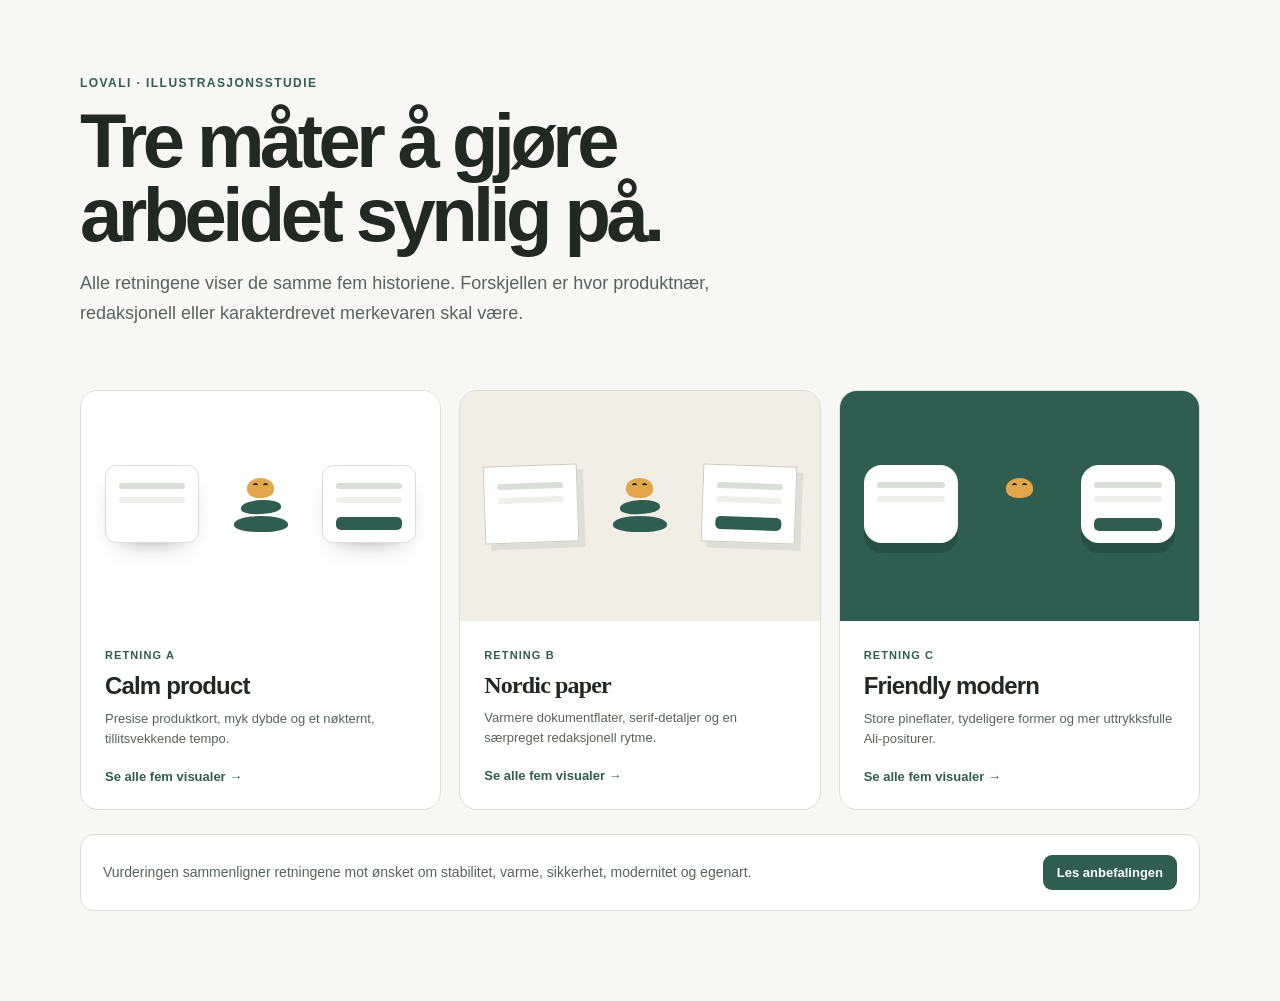
<file: brand/illustrations/index.html>
<!doctype html>
<html lang="no">
<head>
  <meta charset="utf-8">
  <meta name="viewport" content="width=device-width, initial-scale=1">
  <title>LovAli: tre illustrasjonsretninger</title>
  <style>
    :root { --bg:#f7f8f6; --panel:#fff; --ink:#222923; --soft:#59635b; --line:#d9ded9; --pine:#2f5d50; --berry:#e3a64a; --warm:#f1eee6; }
    * { box-sizing: border-box; }
    html { color-scheme: light; }
    body { margin: 0; background: var(--bg); color: var(--ink); font-family: Inter,-apple-system,BlinkMacSystemFont,"Segoe UI",sans-serif; -webkit-font-smoothing: antialiased; }
    main { width: min(1120px, calc(100% - 40px)); margin: 0 auto; padding: 76px 0 90px; }
    .kicker { color: var(--pine); font-size: 12px; font-weight: 800; letter-spacing: .12em; text-transform: uppercase; }
    h1 { max-width: 760px; margin: 14px 0 16px; font-size: clamp(42px,7vw,76px); line-height: .98; letter-spacing: -.06em; }
    .lead { max-width: 680px; margin: 0; color: var(--soft); font-size: 18px; line-height: 1.65; }
    .grid { display: grid; grid-template-columns: repeat(3,1fr); gap: 18px; margin-top: 62px; }
    .card { overflow: hidden; border: 1px solid var(--line); border-radius: 18px; background: var(--panel); color: inherit; text-decoration: none; transition: transform .2s ease, box-shadow .2s ease; }
    .card:hover { transform: translateY(-4px); box-shadow: 0 22px 50px -34px rgba(34,41,35,.6); }
    .preview { position: relative; height: 230px; overflow: hidden; }
    .preview-a { background: #fff; }
    .preview-b { background-color: var(--warm); background-image: radial-gradient(rgba(47,93,80,.14) .6px,transparent .6px); background-size:6px 6px; }
    .preview-c { background: var(--pine); }
    .mini-mail, .mini-approval { position: absolute; top: 74px; width: 94px; height: 78px; border-radius: 11px; background: #fff; }
    .mini-mail { left: 24px; border: 1px solid var(--line); box-shadow: 0 10px 26px -17px rgba(34,41,35,.7); }
    .mini-approval { right: 24px; border: 1px solid var(--line); box-shadow: 0 10px 26px -17px rgba(34,41,35,.7); }
    .mini-mail::before, .mini-approval::before { content:""; position:absolute; left:13px; right:13px; top:17px; height:6px; border-radius:9px; background:#d9ded9; box-shadow:0 14px 0 #edf0ed; }
    .mini-approval::after { content:""; position:absolute; left:13px; right:13px; bottom:12px; height:13px; border-radius:5px; background:var(--pine); }
    .preview-b .mini-mail, .preview-b .mini-approval { border-radius: 0; border-color:#cecabc; box-shadow:6px 6px 0 rgba(47,93,80,.1); }
    .preview-b .mini-mail { transform:rotate(-2deg); } .preview-b .mini-approval { transform:rotate(2deg); }
    .preview-c .mini-mail, .preview-c .mini-approval { border:0; border-radius:18px; box-shadow:0 10px 0 rgba(24,55,46,.32); }
    .mascot { position:absolute; left:50%; top:50%; width:54px; transform:translate(-50%,-50%); }
    .stone { display:block; height:14px; margin:0 auto 2px; border-radius:50% 50% 42% 42%; background:var(--pine); }
    .stone.head { position:relative; width:27px; height:20px; background:var(--berry); }
    .stone.head::before, .stone.head::after { content:""; position:absolute; top:5px; width:5px; height:3px; border-top:2px solid var(--ink); border-radius:50%; }
    .stone.head::before { left:6px; } .stone.head::after { right:6px; }
    .stone.mid { width:40px; transform:rotate(-3deg); } .stone.base { width:54px; height:16px; }
    .card-copy { padding: 24px; }
    .label { color:var(--pine); font-size:11px; font-weight:800; letter-spacing:.1em; text-transform:uppercase; }
    h2 { margin:9px 0 9px; font-size:24px; letter-spacing:-.035em; }
    .b h2 { font-family:Georgia,serif; font-weight:600; }
    .card p { margin:0; color:var(--soft); font-size:13px; line-height:1.55; }
    .open { display:inline-flex; margin-top:19px; color:var(--pine); font-size:13px; font-weight:760; }
    .notes { display:flex; align-items:center; justify-content:space-between; gap:20px; margin-top:24px; padding:20px 22px; border:1px solid var(--line); border-radius:14px; background:#fff; }
    .notes p { margin:0; color:var(--soft); font-size:14px; line-height:1.5; }
    .notes a { flex:none; padding:10px 14px; border-radius:9px; background:var(--pine); color:#fff; font-size:13px; font-weight:760; text-decoration:none; }
    @media (prefers-reduced-motion:reduce) { .card { transition:none; } }
    @media (max-width:820px) { .grid { grid-template-columns:1fr; } .preview { height:250px; } }
    @media (max-width:520px) { main { width:calc(100% - 24px); padding-top:45px; } .notes { align-items:flex-start; flex-direction:column; } }
  </style>
</head>
<body>
  <main>
    <div class="kicker">LovAli · illustrasjonsstudie</div>
    <h1>Tre måter å gjøre arbeidet synlig på.</h1>
    <p class="lead">Alle retningene viser de samme fem historiene. Forskjellen er hvor produktnær, redaksjonell eller karakterdrevet merkevaren skal være.</p>
    <section class="grid" aria-label="Tre illustrasjonsretninger">
      <a class="card a" href="direction-a.html">
        <div class="preview preview-a"><span class="mini-mail"></span><span class="mascot"><i class="stone head"></i><i class="stone mid"></i><i class="stone base"></i></span><span class="mini-approval"></span></div>
        <div class="card-copy"><span class="label">Retning A</span><h2>Calm product</h2><p>Presise produktkort, myk dybde og et nøkternt, tillitsvekkende tempo.</p><span class="open">Se alle fem visualer →</span></div>
      </a>
      <a class="card b" href="direction-b.html">
        <div class="preview preview-b"><span class="mini-mail"></span><span class="mascot"><i class="stone head"></i><i class="stone mid"></i><i class="stone base"></i></span><span class="mini-approval"></span></div>
        <div class="card-copy"><span class="label">Retning B</span><h2>Nordic paper</h2><p>Varmere dokumentflater, serif-detaljer og en særpreget redaksjonell rytme.</p><span class="open">Se alle fem visualer →</span></div>
      </a>
      <a class="card c" href="direction-c.html">
        <div class="preview preview-c"><span class="mini-mail"></span><span class="mascot"><i class="stone head"></i><i class="stone mid"></i><i class="stone base"></i></span><span class="mini-approval"></span></div>
        <div class="card-copy"><span class="label">Retning C</span><h2>Friendly modern</h2><p>Store pineflater, tydeligere former og mer uttrykksfulle Ali-positurer.</p><span class="open">Se alle fem visualer →</span></div>
      </a>
    </section>
    <aside class="notes"><p>Vurderingen sammenligner retningene mot ønsket om stabilitet, varme, sikkerhet, modernitet og egenart.</p><a href="notes.md">Les anbefalingen</a></aside>
  </main>
</body>
</html>
</file>
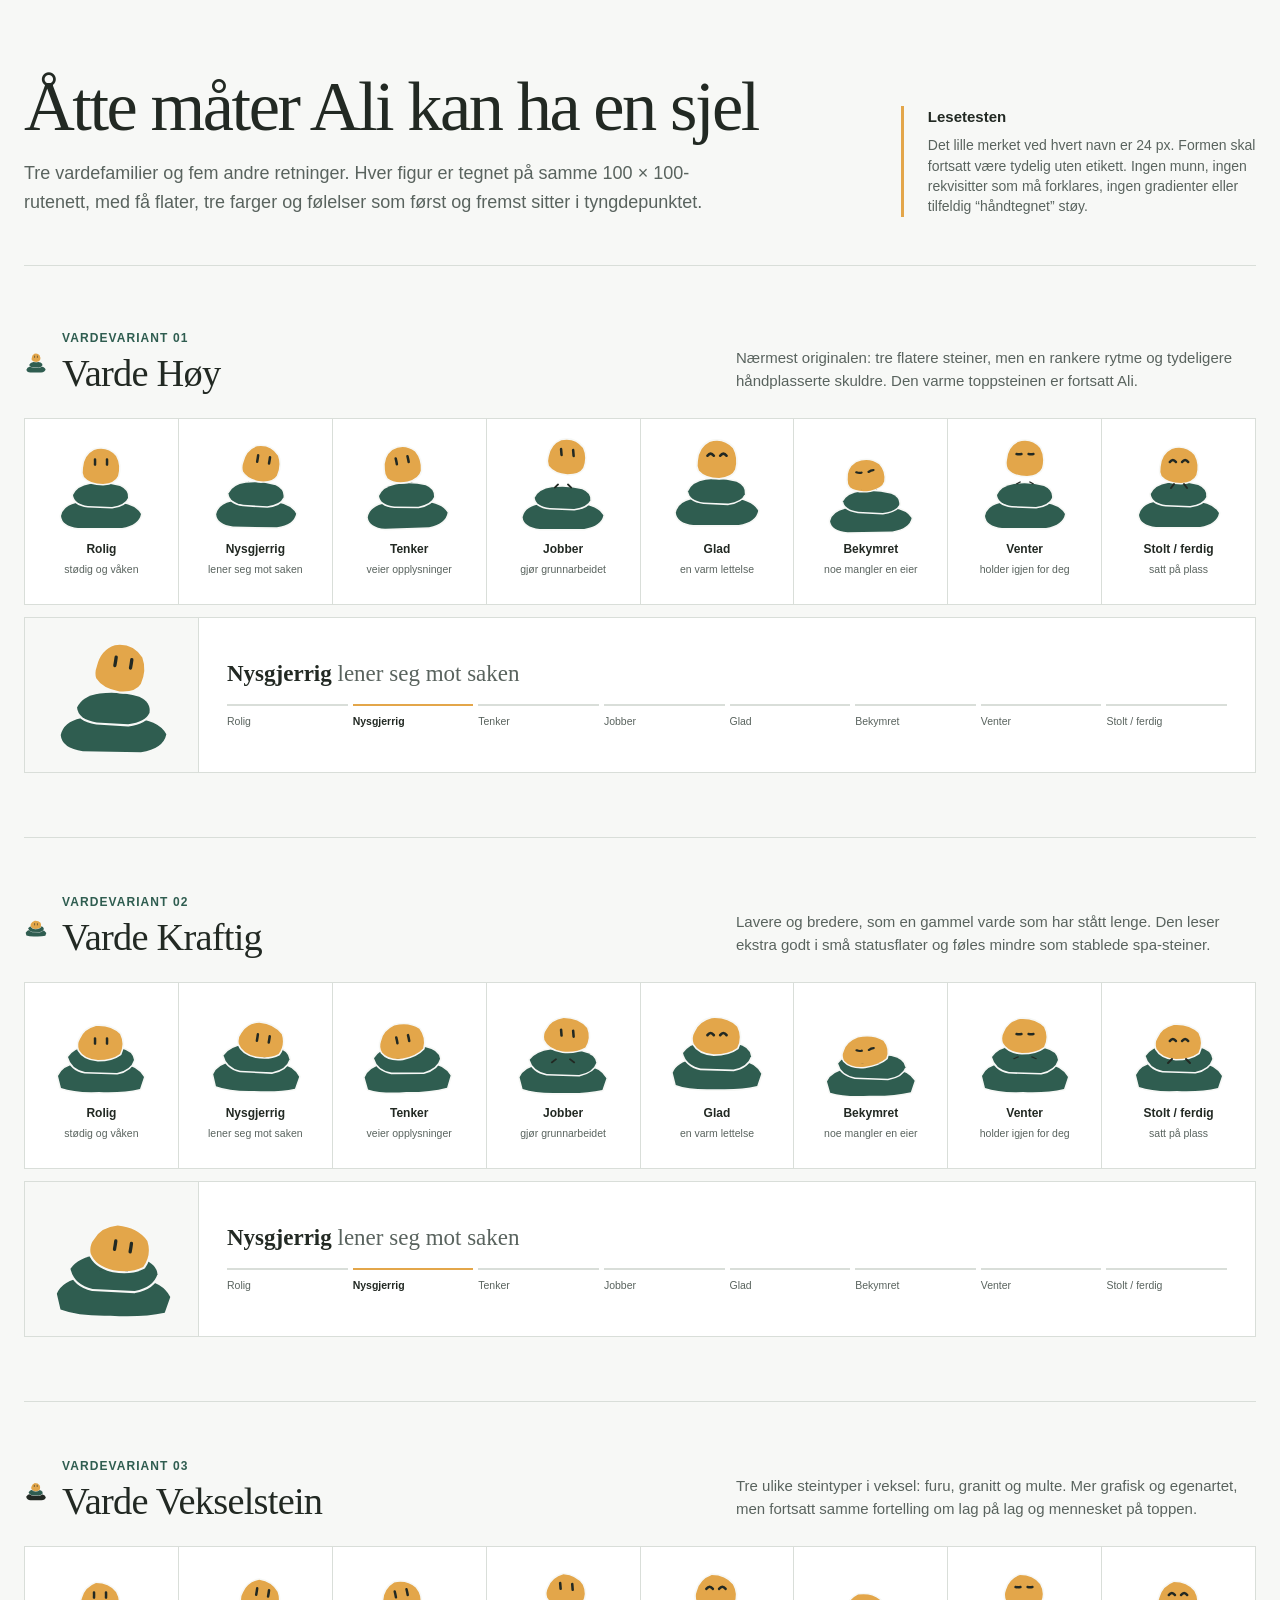
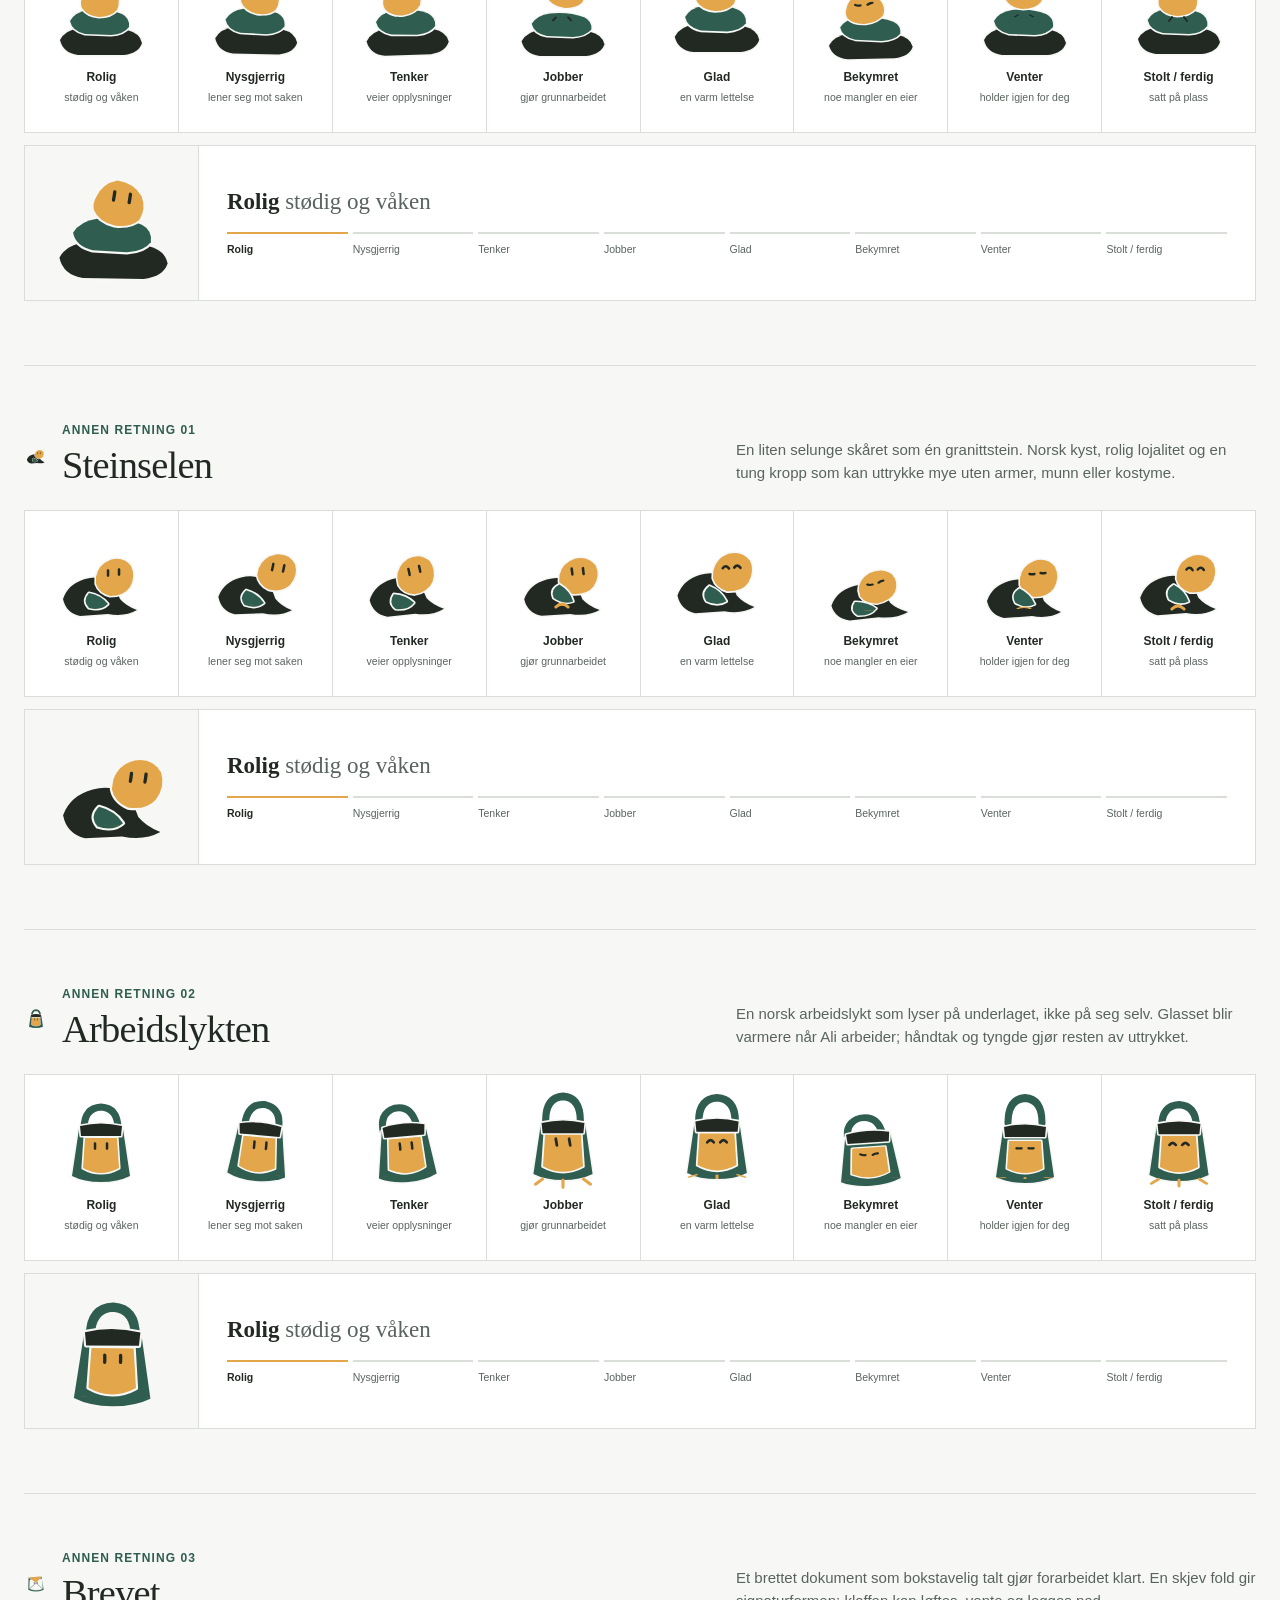
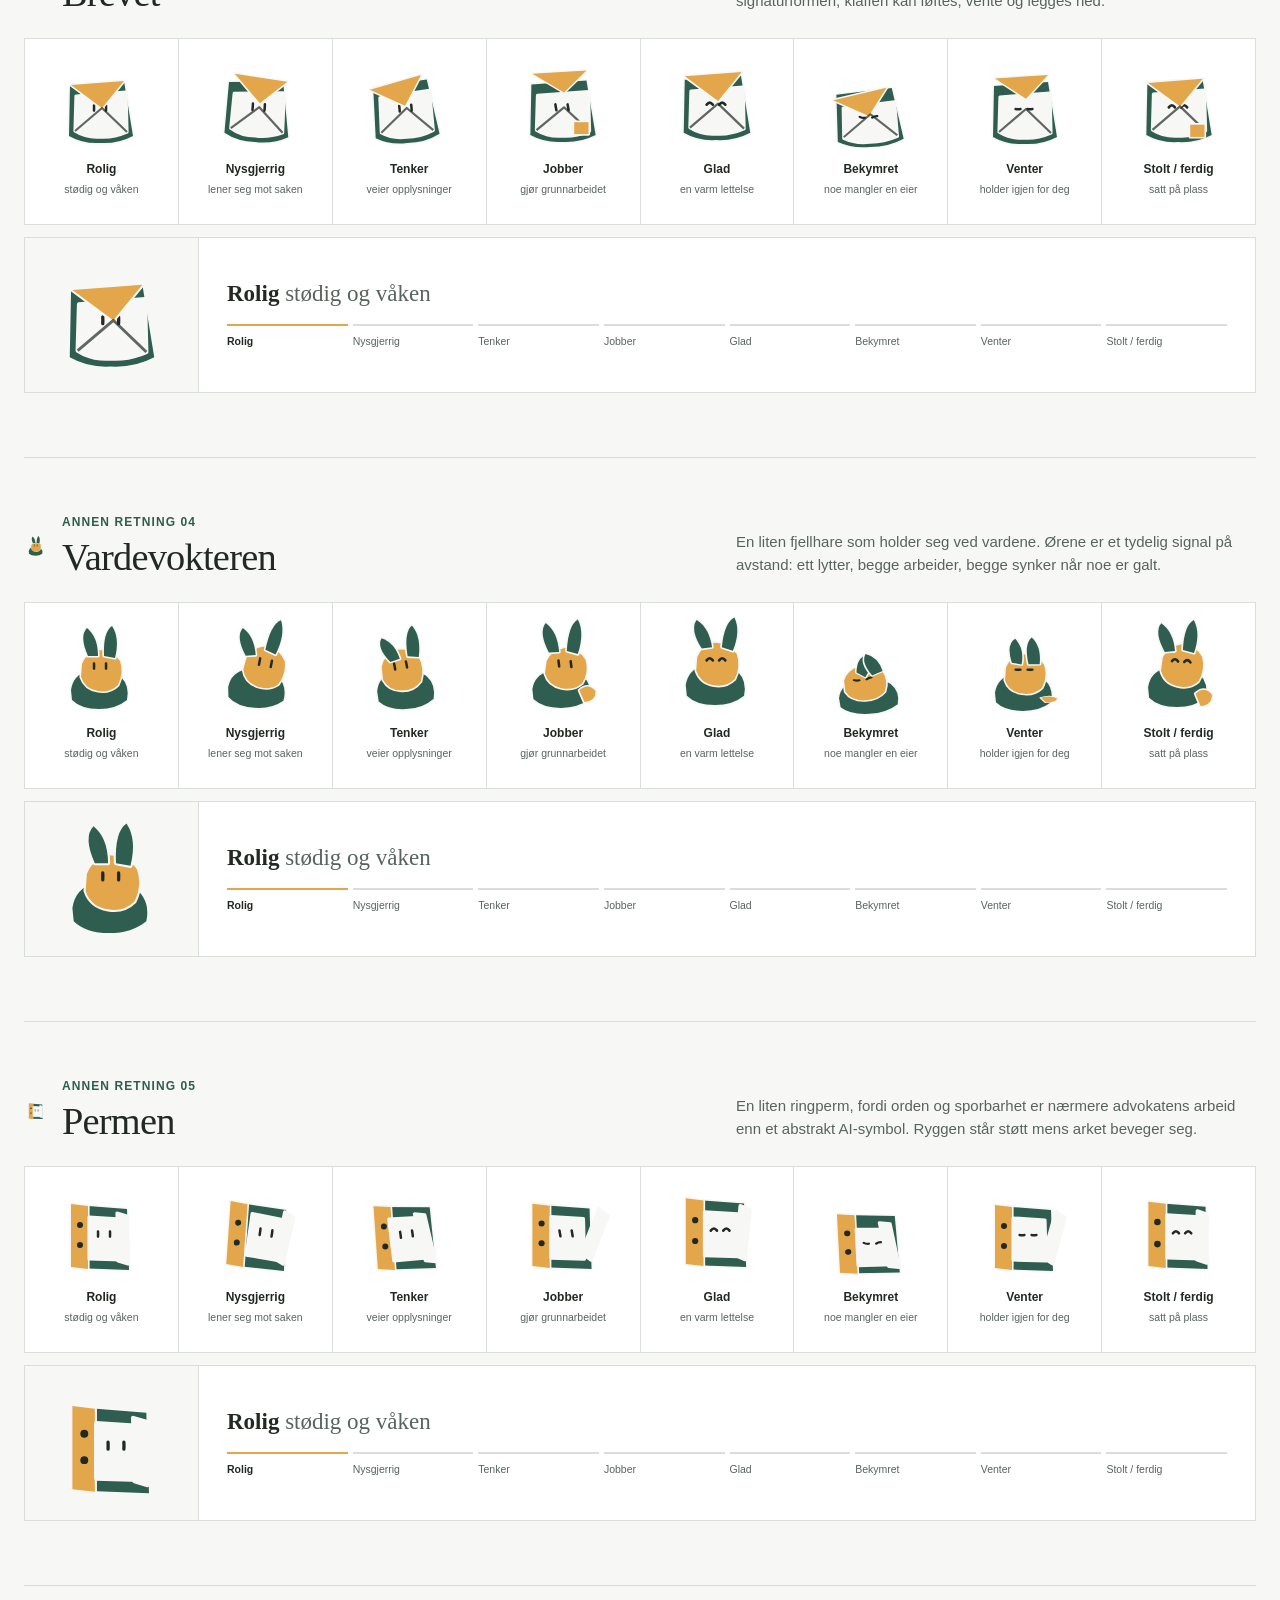
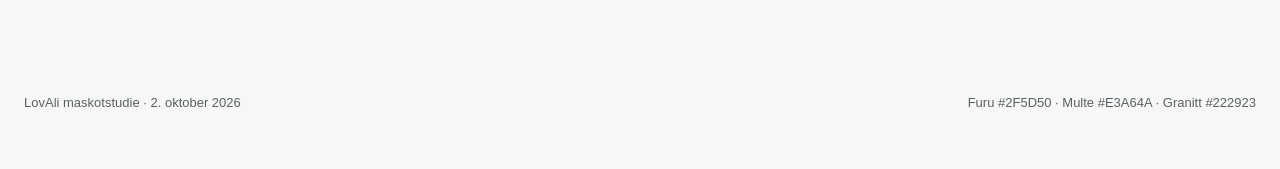
<file: brand/concepts.html>
<!doctype html>
<html lang="no">
<head>
  <meta charset="utf-8">
  <meta name="viewport" content="width=device-width, initial-scale=1">
  <title>LovAli – maskotkonsepter</title>
  <style>
    :root {
      --bg: #F7F8F6;
      --pine: #2F5D50;
      --multe: #E3A64A;
      --granite: #222923;
      --soft: #59635e;
      --rule: #D9DED9;
      --paper: #FFFFFF;
    }

    * { box-sizing: border-box; }

    html { color-scheme: light; }

    body {
      margin: 0;
      background: var(--bg);
      color: var(--granite);
      font-family: -apple-system, BlinkMacSystemFont, "Segoe UI", sans-serif;
      line-height: 1.45;
    }

    header, main, footer {
      width: min(1400px, calc(100% - 48px));
      margin-inline: auto;
    }

    header {
      display: grid;
      grid-template-columns: minmax(0, 1.4fr) minmax(280px, .6fr);
      gap: 48px;
      padding: 72px 0 48px;
      border-bottom: 1px solid var(--rule);
    }

    h1, h2, h3, p { margin-top: 0; }

    h1 {
      margin-bottom: 18px;
      max-width: 760px;
      font-family: Georgia, "Times New Roman", serif;
      font-size: clamp(42px, 5.5vw, 76px);
      font-weight: 500;
      letter-spacing: -.035em;
      line-height: .98;
    }

    .lede {
      max-width: 710px;
      margin-bottom: 0;
      color: var(--soft);
      font-size: 18px;
      line-height: 1.6;
    }

    .legend {
      align-self: end;
      padding-left: 24px;
      border-left: 3px solid var(--multe);
      color: var(--soft);
      font-size: 14px;
    }

    .legend strong {
      display: block;
      margin-bottom: 8px;
      color: var(--granite);
      font-size: 15px;
    }

    main { padding: 8px 0 80px; }

    .concept {
      padding: 56px 0 64px;
      border-bottom: 1px solid var(--rule);
    }

    .concept-head {
      display: grid;
      grid-template-columns: 1fr minmax(280px, 520px);
      gap: 48px;
      align-items: end;
      margin-bottom: 24px;
    }

    .identity {
      display: flex;
      align-items: center;
      gap: 14px;
    }

    .mini {
      width: 24px;
      height: 24px;
      flex: 0 0 24px;
    }

    .index {
      display: block;
      margin-bottom: 5px;
      color: var(--pine);
      font-size: 12px;
      font-weight: 700;
      letter-spacing: .09em;
      text-transform: uppercase;
    }

    h2 {
      margin-bottom: 0;
      font-family: Georgia, "Times New Roman", serif;
      font-size: clamp(28px, 3vw, 40px);
      font-weight: 500;
      letter-spacing: -.02em;
      line-height: 1.1;
    }

    .concept-head p {
      margin-bottom: 2px;
      color: var(--soft);
      font-size: 15px;
      line-height: 1.55;
    }

    .mood-grid {
      display: grid;
      grid-template-columns: repeat(8, minmax(112px, 1fr));
      border: 1px solid var(--rule);
      background: var(--rule);
      gap: 1px;
      overflow-x: auto;
    }

    .mood-card {
      min-width: 112px;
      padding: 15px 10px 12px;
      background: var(--paper);
      text-align: center;
    }

    .mood-card svg {
      display: block;
      width: 100px;
      height: 100px;
      margin: 0 auto 7px;
      overflow: visible;
    }

    .mood-name {
      display: block;
      color: var(--granite);
      font-size: 12px;
      font-weight: 650;
    }

    .mood-detail {
      display: block;
      min-height: 30px;
      margin-top: 3px;
      color: var(--soft);
      font-size: 10.5px;
      line-height: 1.35;
    }

    .cycle-row {
      display: grid;
      grid-template-columns: 174px 1fr;
      min-height: 156px;
      margin-top: 12px;
      border: 1px solid var(--rule);
      background: var(--paper);
    }

    .cycle-stage {
      display: grid;
      place-items: center;
      border-right: 1px solid var(--rule);
      background: var(--bg);
    }

    .cycle-stage svg {
      width: 132px;
      height: 132px;
      overflow: visible;
    }

    .cycle-copy {
      display: grid;
      align-content: center;
      padding: 22px 28px;
    }

    .cycle-label {
      min-height: 30px;
      margin: 0 0 14px;
      font-family: Georgia, "Times New Roman", serif;
      font-size: 23px;
      line-height: 1.2;
    }

    .cycle-label span { color: var(--soft); }

    .cycle-track {
      display: grid;
      grid-template-columns: repeat(8, 1fr);
      gap: 5px;
      margin: 0;
      padding: 0;
      list-style: none;
    }

    .cycle-track li {
      padding-top: 8px;
      border-top: 2px solid var(--rule);
      color: var(--soft);
      font-size: 10.5px;
      white-space: nowrap;
      transition: color 180ms ease, border-color 180ms ease;
    }

    .cycle-track li.active {
      border-color: var(--multe);
      color: var(--granite);
      font-weight: 700;
    }

    footer {
      display: flex;
      justify-content: space-between;
      gap: 32px;
      padding: 28px 0 56px;
      color: var(--soft);
      font-size: 13px;
    }

    .mascot-svg .fill-pine { fill: var(--pine); }
    .mascot-svg .fill-multe { fill: var(--multe); }
    .mascot-svg .fill-granite { fill: var(--granite); }
    .mascot-svg .fill-bg { fill: var(--bg); }
    .mascot-svg .stroke-bg { stroke: var(--bg); }
    .mascot-svg .stroke-pine { stroke: var(--pine); }
    .mascot-svg .stroke-multe { stroke: var(--multe); }
    .mascot-svg .stroke-granite { stroke: var(--granite); }
    .eye {
      fill: none;
      stroke: var(--granite);
      stroke-width: 2.5;
      stroke-linecap: round;
    }

    @media (max-width: 980px) {
      header, .concept-head { grid-template-columns: 1fr; gap: 24px; }
      .legend { max-width: 640px; }
      .mood-grid { grid-template-columns: repeat(4, minmax(130px, 1fr)); }
      .cycle-row { grid-template-columns: 150px 1fr; }
      .cycle-track { grid-template-columns: repeat(4, 1fr); row-gap: 10px; }
    }

    @media (max-width: 640px) {
      header, main, footer { width: min(100% - 28px, 1400px); }
      header { padding-top: 44px; }
      .concept { padding-block: 42px 50px; }
      .mood-grid { grid-template-columns: repeat(2, minmax(125px, 1fr)); }
      .cycle-row { grid-template-columns: 1fr; }
      .cycle-stage { border-right: 0; border-bottom: 1px solid var(--rule); }
      .cycle-copy { padding: 20px; }
      .cycle-track { grid-template-columns: repeat(2, 1fr); }
      footer { flex-direction: column; }
    }

    @media (prefers-reduced-motion: reduce) {
      .cycle-track li { transition: none; }
    }
  </style>
</head>
<body>
  <header>
    <div>
      <h1>Åtte måter Ali kan ha en sjel</h1>
      <p class="lede">Tre vardefamilier og fem andre retninger. Hver figur er tegnet på samme 100 × 100-rutenett, med få flater, tre farger og følelser som først og fremst sitter i tyngdepunktet.</p>
    </div>
    <aside class="legend">
      <strong>Lesetesten</strong>
      Det lille merket ved hvert navn er 24 px. Formen skal fortsatt være tydelig uten etikett. Ingen munn, ingen rekvisitter som må forklares, ingen gradienter eller tilfeldig “håndtegnet” støy.
    </aside>
  </header>

  <main id="concepts" aria-live="off"></main>

  <footer>
    <span>LovAli maskotstudie · 2. oktober 2026</span>
    <span>Furu #2F5D50 · Multe #E3A64A · Granitt #222923</span>
  </footer>

  <script>
    const NS = "http://www.w3.org/2000/svg";
    const GAP = "stroke=\"#F7F8F6\" stroke-width=\"3.2\" paint-order=\"stroke\" stroke-linejoin=\"round\"";

    const moods = [
      { id: "rolig", label: "Rolig", detail: "stødig og våken" },
      { id: "nysgjerrig", label: "Nysgjerrig", detail: "lener seg mot saken" },
      { id: "tenker", label: "Tenker", detail: "veier opplysninger" },
      { id: "jobber", label: "Jobber", detail: "gjør grunnarbeidet" },
      { id: "glad", label: "Glad", detail: "en varm lettelse" },
      { id: "bekymret", label: "Bekymret", detail: "noe mangler en eier" },
      { id: "venter", label: "Venter", detail: "holder igjen for deg" },
      { id: "ferdig", label: "Stolt / ferdig", detail: "satt på plass" }
    ];

    const T = (x=0, y=0, r=0, sx=1, sy=1) => ({ x, y, r, sx, sy });

    const sharedPose = {
      rolig:      { root: T() },
      nysgjerrig: { root: T(1, -1, 2, 1, 1) },
      tenker:     { root: T(-1, 0, -3, 1, 1) },
      jobber:     { root: T(0, -1, 0, 1.02, .98) },
      glad:       { root: T(0, -3, 0, 1.04, 1.04) },
      bekymret:   { root: T(0, 4, -2, 1.03, .93) },
      venter:     { root: T(0, 1, 0, 1, .98) },
      ferdig:     { root: T(0, -1, 0, 1.02, 1.02) }
    };

    const vardePose = (headWork=-11, headWait=-7) => ({
      rolig:      { root:T(),                 head:T(),                    mid:T(),             action:T(0,0,0,1,0) },
      nysgjerrig: { root:T(1,-1,1),           head:T(3,-2,8),              mid:T(),             action:T(0,0,0,1,0) },
      tenker:     { root:T(-1,0,-2),          head:T(-2,-2,-9),            mid:T(),             action:T(0,0,0,1,0) },
      jobber:     { root:T(0,1,0,1.01,.98),   head:T(3,headWork,5),        mid:T(0,1,0,1,.96),  action:T(0,-2,0,1,.8) },
      glad:       { root:T(0,-3,0,1.03,1.03), head:T(0,-2,0,1.03,1.03),   mid:T(),             action:T(0,0,0,1,0) },
      bekymret:   { root:T(0,4,-1,1.02,.94),  head:T(-3,1,-8,1,.94),      mid:T(1,1,2,1,.98),  action:T(0,0,0,1,0) },
      venter:     { root:T(),                 head:T(0,headWait,0),        mid:T(),             action:T(0,-2,0,1,.45) },
      ferdig:     { root:T(0,-1),             head:T(0,0,0,1.02,1),       mid:T(0,0,0,1.01,1), action:T(0,0,0,1,1) }
    });

    const concepts = [
      {
        id: "varde-hoy",
        name: "Varde Høy",
        kind: "Vardevariant 01",
        why: "Nærmest originalen: tre flatere steiner, men en rankere rytme og tydeligere håndplasserte skuldre. Den varme toppsteinen er fortsatt Ali.",
        origin: [50, 90],
        face: { left:[44,28], right:[56,28] },
        groups: [
          { id:"base", origin:[50,84], html:`<path class="fill-pine" ${GAP} d="M10 82 Q12 72 25 69 Q43 66 62 68 Q84 69 90 80 Q88 91 71 94 L27 94 Q11 92 10 82Z"/>` },
          { id:"mid", origin:[49,65], html:`<path class="fill-pine" ${GAP} d="M22 61 Q26 52 39 50 Q55 48 69 52 Q78 56 77 64 Q74 71 61 73 L37 72 Q23 70 22 61Z"/>` },
          { id:"head", origin:[50,43], html:`<path class="fill-multe" ${GAP} d="M32 34 Q33 21 43 16 Q56 12 65 22 Q70 31 67 42 Q64 49 52 50 Q39 50 33 43 Q31 39 32 34Z"/><path class="eye" data-eye="left"/><path class="eye" data-eye="right"/>` },
          { id:"action", origin:[50,49], html:`<path class="stroke-granite" d="M45 51 L42 55 M55 51 L58 55" fill="none" stroke-width="2" stroke-linecap="round"/>` }
        ],
        poses: vardePose(-12,-8)
      },
      {
        id: "varde-kraftig",
        name: "Varde Kraftig",
        kind: "Vardevariant 02",
        why: "Lavere og bredere, som en gammel varde som har stått lenge. Den leser ekstra godt i små statusflater og føles mindre som stablede spa-steiner.",
        origin: [50, 89],
        face: { left:[44,43], right:[56,43] },
        groups: [
          { id:"base", origin:[50,84], html:`<path class="fill-pine" ${GAP} d="M7 78 Q11 68 27 65 L71 66 Q87 68 93 79 L89 91 Q72 95 48 94 Q24 95 10 90Z"/>` },
          { id:"mid", origin:[49,66], html:`<path class="fill-pine" ${GAP} d="M17 59 Q23 50 38 48 L69 50 Q82 53 83 62 Q80 72 66 75 L34 74 Q20 71 17 59Z"/>` },
          { id:"head", origin:[50,58], html:`<path class="fill-multe" ${GAP} d="M29 41 Q33 31 45 28 Q60 27 69 36 Q74 46 69 56 Q61 62 47 62 Q33 61 28 52 Q26 46 29 41Z"/><path class="eye" data-eye="left"/><path class="eye" data-eye="right"/>` },
          { id:"action", origin:[50,60], html:`<path class="stroke-granite" d="M43 62 L39 66 M57 62 L61 66" fill="none" stroke-width="2" stroke-linecap="round"/>` }
        ],
        poses: vardePose(-10,-7)
      },
      {
        id: "varde-vekse",
        name: "Varde Vekselstein",
        kind: "Vardevariant 03",
        why: "Tre ulike steintyper i veksel: furu, granitt og multe. Mer grafisk og egenartet, men fortsatt samme fortelling om lag på lag og mennesket på toppen.",
        origin: [50, 89],
        face: { left:[43,33], right:[55,33] },
        groups: [
          { id:"base", origin:[50,84], html:`<path class="fill-granite" ${GAP} d="M9 78 Q14 68 29 66 Q55 64 76 68 Q89 71 91 81 Q88 91 73 93 L27 93 Q12 91 9 78Z"/>` },
          { id:"mid", origin:[48,66], html:`<path class="fill-pine" ${GAP} d="M19 59 Q24 50 37 48 Q56 46 71 52 Q79 56 78 65 Q73 72 60 73 L34 72 Q21 69 19 59Z"/>` },
          { id:"head", origin:[49,49], html:`<path class="fill-multe" ${GAP} d="M31 36 Q34 25 45 21 Q58 21 65 30 Q70 39 66 48 Q60 55 48 55 Q36 54 31 46 Q29 41 31 36Z"/><path class="eye" data-eye="left"/><path class="eye" data-eye="right"/>` },
          { id:"action", origin:[49,54], html:`<path class="stroke-granite" d="M43 56 L40 60 M55 56 L58 60" fill="none" stroke-width="2" stroke-linecap="round"/>` }
        ],
        poses: vardePose(-11,-8)
      },
      {
        id: "sel",
        name: "Steinselen",
        kind: "Annen retning 01",
        why: "En liten selunge skåret som én granittstein. Norsk kyst, rolig lojalitet og en tung kropp som kan uttrykke mye uten armer, munn eller kostyme.",
        origin: [50, 83],
        face: { left:[57,47], right:[68,46] },
        groups: [
          { id:"body", origin:[48,75], html:`<path class="fill-granite" ${GAP} d="M12 73 Q17 58 34 53 Q47 49 56 55 Q65 61 69 73 Q75 80 86 84 Q74 91 57 88 L29 90 Q15 87 12 73Z"/>` },
          { id:"head", origin:[63,63], html:`<path class="fill-multe" ${GAP} d="M45 51 Q47 39 59 34 Q72 30 80 40 Q85 50 79 61 Q73 70 59 70 Q48 67 45 58Z"/><path class="eye" data-eye="left"/><path class="eye" data-eye="right"/>` },
          { id:"flipper", origin:[45,75], html:`<path class="fill-pine" ${GAP} d="M38 67 Q50 69 57 78 Q50 85 38 82 Q31 75 38 67Z"/>` },
          { id:"action", origin:[47,80], html:`<path class="stroke-multe" d="M43 84 Q49 78 55 84" fill="none" stroke-width="3" stroke-linecap="round"/>` }
        ],
        poses: {
          rolig:{root:T(),head:T(),body:T(),flipper:T(),action:T(0,0,0,1,0)},
          nysgjerrig:{root:T(1,-1,2),head:T(4,-5,10),body:T(),flipper:T(1,-1,4),action:T(0,0,0,1,0)},
          tenker:{root:T(-1,0,-2),head:T(-3,-2,-9),body:T(),flipper:T(-1,0,-5),action:T(0,0,0,1,0)},
          jobber:{root:T(0,0,0,1.02,.98),head:T(1,-2,3),body:T(),flipper:T(5,-7,22),action:T(0,-3,0,1,1)},
          glad:{root:T(0,-3,0,1.04,1.04),head:T(1,-1,2),body:T(),flipper:T(3,-2,12),action:T(0,0,0,1,0)},
          bekymret:{root:T(0,4,-3,1.03,.92),head:T(-4,3,-10,1,.94),body:T(),flipper:T(-2,2,-8),action:T(0,0,0,1,0)},
          venter:{root:T(0,2),head:T(0,-1,0),body:T(),flipper:T(4,-5,16),action:T(0,-1,0,1,.35)},
          ferdig:{root:T(0,-1,0,1.02,1.02),head:T(2,-2,5),body:T(),flipper:T(4,-5,18),action:T(0,0,0,1,1)}
        }
      },
      {
        id: "lykt",
        name: "Arbeidslykten",
        kind: "Annen retning 02",
        why: "En norsk arbeidslykt som lyser på underlaget, ikke på seg selv. Glasset blir varmere når Ali arbeider; håndtak og tyngde gjør resten av uttrykket.",
        origin: [50, 88],
        face: { left:[44,56], right:[56,56] },
        groups: [
          { id:"handle", origin:[50,42], html:`<path class="stroke-pine" d="M33 39 Q33 18 50 17 Q67 18 67 39" fill="none" stroke-width="7" stroke-linecap="round"/>` },
          { id:"body", origin:[50,69], html:`<path class="fill-pine" ${GAP} d="M28 39 L72 39 L79 86 Q67 92 50 92 Q33 92 21 86Z"/>` },
          { id:"head", origin:[50,72], html:`<path class="fill-multe" ${GAP} d="M34 48 L66 48 L68 78 Q59 83 50 83 Q41 83 32 78Z"/><path class="eye" data-eye="left"/><path class="eye" data-eye="right"/>` },
          { id:"cap", origin:[50,42], html:`<path class="fill-granite" ${GAP} d="M29 36 Q50 31 71 36 L70 46 L30 46Z"/>` },
          { id:"action", origin:[50,85], html:`<path class="stroke-multe" d="M30 91 L23 96 M50 92 L50 99 M70 91 L77 96" fill="none" stroke-width="3" stroke-linecap="round"/>` }
        ],
        poses: {
          rolig:{root:T(),handle:T(),body:T(),head:T(),cap:T(),action:T(0,0,0,1,0)},
          nysgjerrig:{root:T(1,-1,5),handle:T(1,-2,4),body:T(),head:T(),cap:T(),action:T(0,0,0,1,0)},
          tenker:{root:T(-1,0,-5),handle:T(-3,0,-10),body:T(),head:T(),cap:T(),action:T(0,0,0,1,0)},
          jobber:{root:T(0,-2,0,1.02,1.02),handle:T(0,-5,0,1,1.08),body:T(),head:T(0,0,0,1.09,1.08),cap:T(),action:T(0,0,0,1,1)},
          glad:{root:T(0,-3,0,1.03,1.03),handle:T(0,-3,0,1.04,1.04),body:T(),head:T(0,0,0,1.05,1.05),cap:T(),action:T(0,0,0,1,.45)},
          bekymret:{root:T(0,4,-4,1.03,.94),handle:T(-2,2,-8),body:T(),head:T(0,1,0,1,.9),cap:T(),action:T(0,0,0,1,0)},
          venter:{root:T(0,1),handle:T(0,-7,0,1,1.12),body:T(),head:T(0,0,0,1,.92),cap:T(),action:T(0,0,0,1,.2)},
          ferdig:{root:T(0,-1,0,1.02,1.02),handle:T(),body:T(),head:T(0,0,0,1.04,1.03),cap:T(),action:T(0,0,0,1,.85)}
        }
      },
      {
        id: "brev",
        name: "Brevet",
        kind: "Annen retning 03",
        why: "Et brettet dokument som bokstavelig talt gjør forarbeidet klart. En skjev fold gir signaturformen; klaffen kan løftes, vente og legges ned.",
        origin: [50, 87],
        face: { left:[43,54], right:[55,54] },
        groups: [
          { id:"body", origin:[50,66], html:`<path class="fill-pine" ${GAP} d="M19 31 L73 27 L82 82 Q67 90 49 89 Q32 90 18 82Z"/>` },
          { id:"head", origin:[49,69], html:`<path class="fill-bg" ${GAP} d="M25 42 L75 38 L76 78 Q62 84 49 83 Q35 84 24 77Z"/><path class="eye" data-eye="left"/><path class="eye" data-eye="right"/>` },
          { id:"flap", origin:[50,43], html:`<path class="fill-multe" ${GAP} d="M20 31 L73 27 L51 54Z"/>` },
          { id:"fold", origin:[51,54], html:`<path class="stroke-granite" d="M24 77 L51 54 L76 78" fill="none" stroke-width="2.2" stroke-linejoin="round" opacity=".7"/>` },
          { id:"action", origin:[68,75], html:`<path class="fill-multe" ${GAP} d="M61 72 L75 72 L75 84 L61 84Z"/>` }
        ],
        poses: {
          rolig:{root:T(),body:T(),head:T(),flap:T(),fold:T(),action:T(0,0,0,0,0)},
          nysgjerrig:{root:T(1,-1,4),body:T(),head:T(),flap:T(2,-4,9),fold:T(),action:T(0,0,0,0,0)},
          tenker:{root:T(-1,0,-4),body:T(),head:T(),flap:T(-3,-2,-8),fold:T(),action:T(0,0,0,0,0)},
          jobber:{root:T(0,-1,0,1.02,.99),body:T(),head:T(),flap:T(0,-13,0,1,.82),fold:T(),action:T(0,-3,0,1,1)},
          glad:{root:T(0,-3,0,1.04,1.04),body:T(),head:T(),flap:T(0,-3,0,1.03,1.03),fold:T(),action:T(0,0,0,0,0)},
          bekymret:{root:T(0,4,-3,1.03,.93),body:T(),head:T(0,2,0,1,.94),flap:T(-3,2,-7),fold:T(),action:T(0,0,0,0,0)},
          venter:{root:T(0,1),body:T(),head:T(),flap:T(0,-9,0,1,.88),fold:T(),action:T(0,0,0,0,0)},
          ferdig:{root:T(0,-1,0,1.02,1.02),body:T(),head:T(),flap:T(0,0,0,1.01,1),fold:T(),action:T(0,0,0,1,1)}
        }
      },
      {
        id: "hare",
        name: "Vardevokteren",
        kind: "Annen retning 04",
        why: "En liten fjellhare som holder seg ved vardene. Ørene er et tydelig signal på avstand: ett lytter, begge arbeider, begge synker når noe er galt.",
        origin: [50, 88],
        face: { left:[43,48], right:[55,48] },
        groups: [
          { id:"body", origin:[50,75], html:`<path class="fill-pine" ${GAP} d="M20 72 Q22 57 37 53 Q56 48 70 59 Q79 68 76 82 Q65 91 48 91 Q30 91 21 82Z"/>` },
          { id:"head", origin:[50,65], html:`<path class="fill-multe" ${GAP} d="M31 46 Q35 35 48 32 Q62 32 69 43 Q73 55 67 67 Q59 75 47 73 Q34 71 30 59Z"/><path class="eye" data-eye="left"/><path class="eye" data-eye="right"/>` },
          { id:"earL", origin:[42,36], html:`<path class="fill-pine" ${GAP} d="M37 38 Q28 18 36 10 Q47 19 47 38Z"/>` },
          { id:"earR", origin:[58,35], html:`<path class="fill-pine" ${GAP} d="M53 38 Q52 14 61 8 Q69 20 64 40Z"/>` },
          { id:"action", origin:[73,82], html:`<path class="fill-multe" ${GAP} d="M66 78 Q75 70 82 79 Q82 89 71 90Z"/>` }
        ],
        poses: {
          rolig:{root:T(),body:T(),head:T(),earL:T(),earR:T(),action:T(0,0,0,0,0)},
          nysgjerrig:{root:T(2,-1,4),body:T(),head:T(3,-3,7),earL:T(-2,1,-8),earR:T(2,-5,10,1,1.08),action:T(0,0,0,0,0)},
          tenker:{root:T(-1,0,-3),body:T(),head:T(-3,-1,-7),earL:T(-3,4,-15,1,.9),earR:T(-1,0,-4),action:T(0,0,0,0,0)},
          jobber:{root:T(0,-1,0,1.02,.98),body:T(),head:T(2,-2,3),earL:T(-1,-4,-4,1,1.08),earR:T(1,-5,5,1,1.1),action:T(0,-5,0,1,1)},
          glad:{root:T(0,-4,0,1.04,1.04),body:T(),head:T(0,-1),earL:T(-2,-2,-8),earR:T(2,-2,8),action:T(0,0,0,0,0)},
          bekymret:{root:T(0,5,-3,1.04,.9),body:T(),head:T(-3,3,-8,1,.94),earL:T(1,10,34,1,.78),earR:T(-2,9,-31,1,.78),action:T(0,0,0,0,0)},
          venter:{root:T(0,2,0,1,.96),body:T(),head:T(),earL:T(0,4,10,1,.9),earR:T(0,4,-10,1,.9),action:T(0,-3,0,1,.4)},
          ferdig:{root:T(0,-2,0,1.03,1.03),body:T(),head:T(2,-2,4),earL:T(-1,-1,-5),earR:T(1,-2,5),action:T(0,0,0,1,1)}
        }
      },
      {
        id: "perm",
        name: "Permen",
        kind: "Annen retning 05",
        why: "En liten ringperm, fordi orden og sporbarhet er nærmere advokatens arbeid enn et abstrakt AI-symbol. Ryggen står støtt mens arket beveger seg.",
        origin: [50, 88],
        face: { left:[47,52], right:[59,52] },
        groups: [
          { id:"body", origin:[51,66], html:`<path class="fill-pine" ${GAP} d="M24 23 L76 27 L78 88 L24 86Z"/>` },
          { id:"spine", origin:[31,56], html:`<path class="fill-multe" ${GAP} d="M20 22 L37 24 L37 87 L20 85Z"/>` },
          { id:"head", origin:[55,67], html:`<path class="fill-bg" ${GAP} d="M38 35 L70 37 L71 78 L38 77Z"/><path class="eye" data-eye="left"/><path class="eye" data-eye="right"/>` },
          { id:"page", origin:[68,58], html:`<path class="fill-bg" ${GAP} d="M66 31 L76 34 L77 82 L67 79Z"/>` },
          { id:"action", origin:[31,56], html:`<circle class="fill-granite" cx="29" cy="43" r="3"/><circle class="fill-granite" cx="29" cy="63" r="3"/>` }
        ],
        poses: {
          rolig:{root:T(),body:T(),spine:T(),head:T(),page:T(),action:T()},
          nysgjerrig:{root:T(1,-1,4),body:T(),spine:T(),head:T(2,-1,4),page:T(4,-2,10),action:T()},
          tenker:{root:T(-1,0,-4),body:T(),spine:T(),head:T(-2,0,-3),page:T(-2,1,-8),action:T()},
          jobber:{root:T(0,-1,0,1.02,.99),body:T(),spine:T(),head:T(),page:T(9,-5,22,1.12,1),action:T(0,-1)},
          glad:{root:T(0,-3,0,1.04,1.04),body:T(),spine:T(),head:T(),page:T(3,-2,7),action:T()},
          bekymret:{root:T(0,4,-3,1.03,.93),body:T(),spine:T(),head:T(0,2,0,1,.94),page:T(-2,2,-7),action:T()},
          venter:{root:T(0,1),body:T(),spine:T(),head:T(),page:T(7,-3,17,1.08,1),action:T()},
          ferdig:{root:T(0,-1,0,1.02,1.02),body:T(),spine:T(),head:T(),page:T(1,0,2),action:T(0,0,0,1.08,1.08)}
        }
      }
    ];

    function eyeGeometry(face, mood) {
      const make = (side) => {
        const [x, y] = face[side];
        const s = side === "left" ? -1 : 1;
        if (mood === "glad" || mood === "ferdig") return [x-3, y+1, x, y-3, x+3, y+1];
        if (mood === "bekymret") return [x-2.4, y+s*.8, x, y-s*.9, x+2.4, y-s*.5];
        if (mood === "tenker") return [x+.7, y-3, x+.9, y, x+.8, y+3];
        if (mood === "nysgjerrig") return [x+1.4, y-3.2, x+1.5, y, x+1.4, y+3.2];
        if (mood === "venter") return [x-2.4, y, x, y+.4, x+2.4, y];
        if (mood === "jobber") return [x-.5, y-3, x, y, x+.5, y+3];
        return [x, y-2.6, x+.15, y, x, y+2.6];
      };
      return { left: make("left"), right: make("right") };
    }

    function pathFromEye(v) {
      return `M${v[0].toFixed(2)} ${v[1].toFixed(2)} Q${v[2].toFixed(2)} ${v[3].toFixed(2)} ${v[4].toFixed(2)} ${v[5].toFixed(2)}`;
    }

    function resolvedPose(concept, mood) {
      const source = concept.poses[mood] || {};
      const result = {};
      for (const group of [{id:"root"}, ...concept.groups]) {
        result[group.id] = { ...T(), ...(source[group.id] || {}) };
      }
      return result;
    }

    function transformString(t, origin) {
      const [ox, oy] = origin;
      return `translate(${t.x.toFixed(3)} ${t.y.toFixed(3)}) rotate(${t.r.toFixed(3)} ${ox} ${oy}) translate(${ox} ${oy}) scale(${t.sx.toFixed(4)} ${t.sy.toFixed(4)}) translate(${-ox} ${-oy})`;
    }

    function buildSvg(concept, mood, className="") {
      const svg = document.createElementNS(NS, "svg");
      svg.setAttribute("viewBox", "0 0 100 100");
      svg.setAttribute("class", `mascot-svg ${className}`.trim());
      svg.setAttribute("role", "img");
      svg.setAttribute("aria-label", `${concept.name}, ${moods.find(m => m.id === mood).label}`);

      const root = document.createElementNS(NS, "g");
      root.dataset.part = "root";
      root.setAttribute("transform", transformString(resolvedPose(concept, mood).root, concept.origin));
      svg.appendChild(root);

      const pose = resolvedPose(concept, mood);
      for (const def of concept.groups) {
        const group = document.createElementNS(NS, "g");
        group.dataset.part = def.id;
        group.setAttribute("transform", transformString(pose[def.id], def.origin));
        group.innerHTML = def.html;
        root.appendChild(group);
      }

      const eyes = eyeGeometry(concept.face, mood);
      svg.querySelector('[data-eye="left"]').setAttribute("d", pathFromEye(eyes.left));
      svg.querySelector('[data-eye="right"]').setAttribute("d", pathFromEye(eyes.right));
      return svg;
    }

    function renderConcept(concept, index) {
      const section = document.createElement("section");
      section.className = "concept";
      section.id = concept.id;

      const head = document.createElement("div");
      head.className = "concept-head";
      const title = document.createElement("div");
      title.className = "identity";
      const mini = buildSvg(concept, "rolig", "mini");
      title.append(mini);
      const names = document.createElement("div");
      names.innerHTML = `<span class="index">${concept.kind}</span><h2>${concept.name}</h2>`;
      title.append(names);
      const why = document.createElement("p");
      why.textContent = concept.why;
      head.append(title, why);

      const grid = document.createElement("div");
      grid.className = "mood-grid";
      for (const mood of moods) {
        const card = document.createElement("div");
        card.className = "mood-card";
        card.append(buildSvg(concept, mood.id));
        card.insertAdjacentHTML("beforeend", `<span class="mood-name">${mood.label}</span><span class="mood-detail">${mood.detail}</span>`);
        grid.append(card);
      }

      const cycle = document.createElement("div");
      cycle.className = "cycle-row";
      const stage = document.createElement("div");
      stage.className = "cycle-stage";
      const animated = buildSvg(concept, "rolig", "animated");
      stage.append(animated);
      const copy = document.createElement("div");
      copy.className = "cycle-copy";
      copy.innerHTML = `<p class="cycle-label"><strong>${moods[0].label}</strong> <span>${moods[0].detail}</span></p><ol class="cycle-track">${moods.map((m,i) => `<li class="${i===0 ? "active" : ""}">${m.label}</li>`).join("")}</ol>`;
      cycle.append(stage, copy);
      section.append(head, grid, cycle);
      document.querySelector("#concepts").append(section);
      startCycle(concept, animated, cycle, index * 240);
    }

    const lerp = (a, b, t) => a + (b - a) * t;
    const ease = t => t < .5 ? 4*t*t*t : 1 - Math.pow(-2*t+2, 3)/2;
    const mixT = (a, b, t) => ({ x:lerp(a.x,b.x,t), y:lerp(a.y,b.y,t), r:lerp(a.r,b.r,t), sx:lerp(a.sx,b.sx,t), sy:lerp(a.sy,b.sy,t) });

    function startCycle(concept, svg, row, delay) {
      if (matchMedia("(prefers-reduced-motion: reduce)").matches) return;
      let index = 0;
      let currentPose = resolvedPose(concept, moods[0].id);
      let currentEyes = eyeGeometry(concept.face, moods[0].id);

      const go = () => {
        const next = (index + 1) % moods.length;
        const targetPose = resolvedPose(concept, moods[next].id);
        const targetEyes = eyeGeometry(concept.face, moods[next].id);
        const start = performance.now();
        const duration = 820;

        function frame(now) {
          const raw = Math.min(1, (now - start) / duration);
          const t = ease(raw);
          const mixed = {};
          for (const key of Object.keys(targetPose)) {
            mixed[key] = mixT(currentPose[key], targetPose[key], t);
            const el = svg.querySelector(`[data-part="${key}"]`);
            const origin = key === "root" ? concept.origin : concept.groups.find(g => g.id === key).origin;
            el.setAttribute("transform", transformString(mixed[key], origin));
          }
          for (const side of ["left", "right"]) {
            const eye = currentEyes[side].map((v, i) => lerp(v, targetEyes[side][i], t));
            svg.querySelector(`[data-eye="${side}"]`).setAttribute("d", pathFromEye(eye));
          }
          if (raw < 1) requestAnimationFrame(frame);
          else {
            index = next;
            currentPose = targetPose;
            currentEyes = targetEyes;
            const mood = moods[index];
            row.querySelector(".cycle-label").innerHTML = `<strong>${mood.label}</strong> <span>${mood.detail}</span>`;
            row.querySelectorAll(".cycle-track li").forEach((li, i) => li.classList.toggle("active", i === index));
            setTimeout(go, 1250);
          }
        }
        requestAnimationFrame(frame);
      };
      setTimeout(go, 900 + delay);
    }

    concepts.forEach(renderConcept);
  </script>
</body>
</html>
</file>
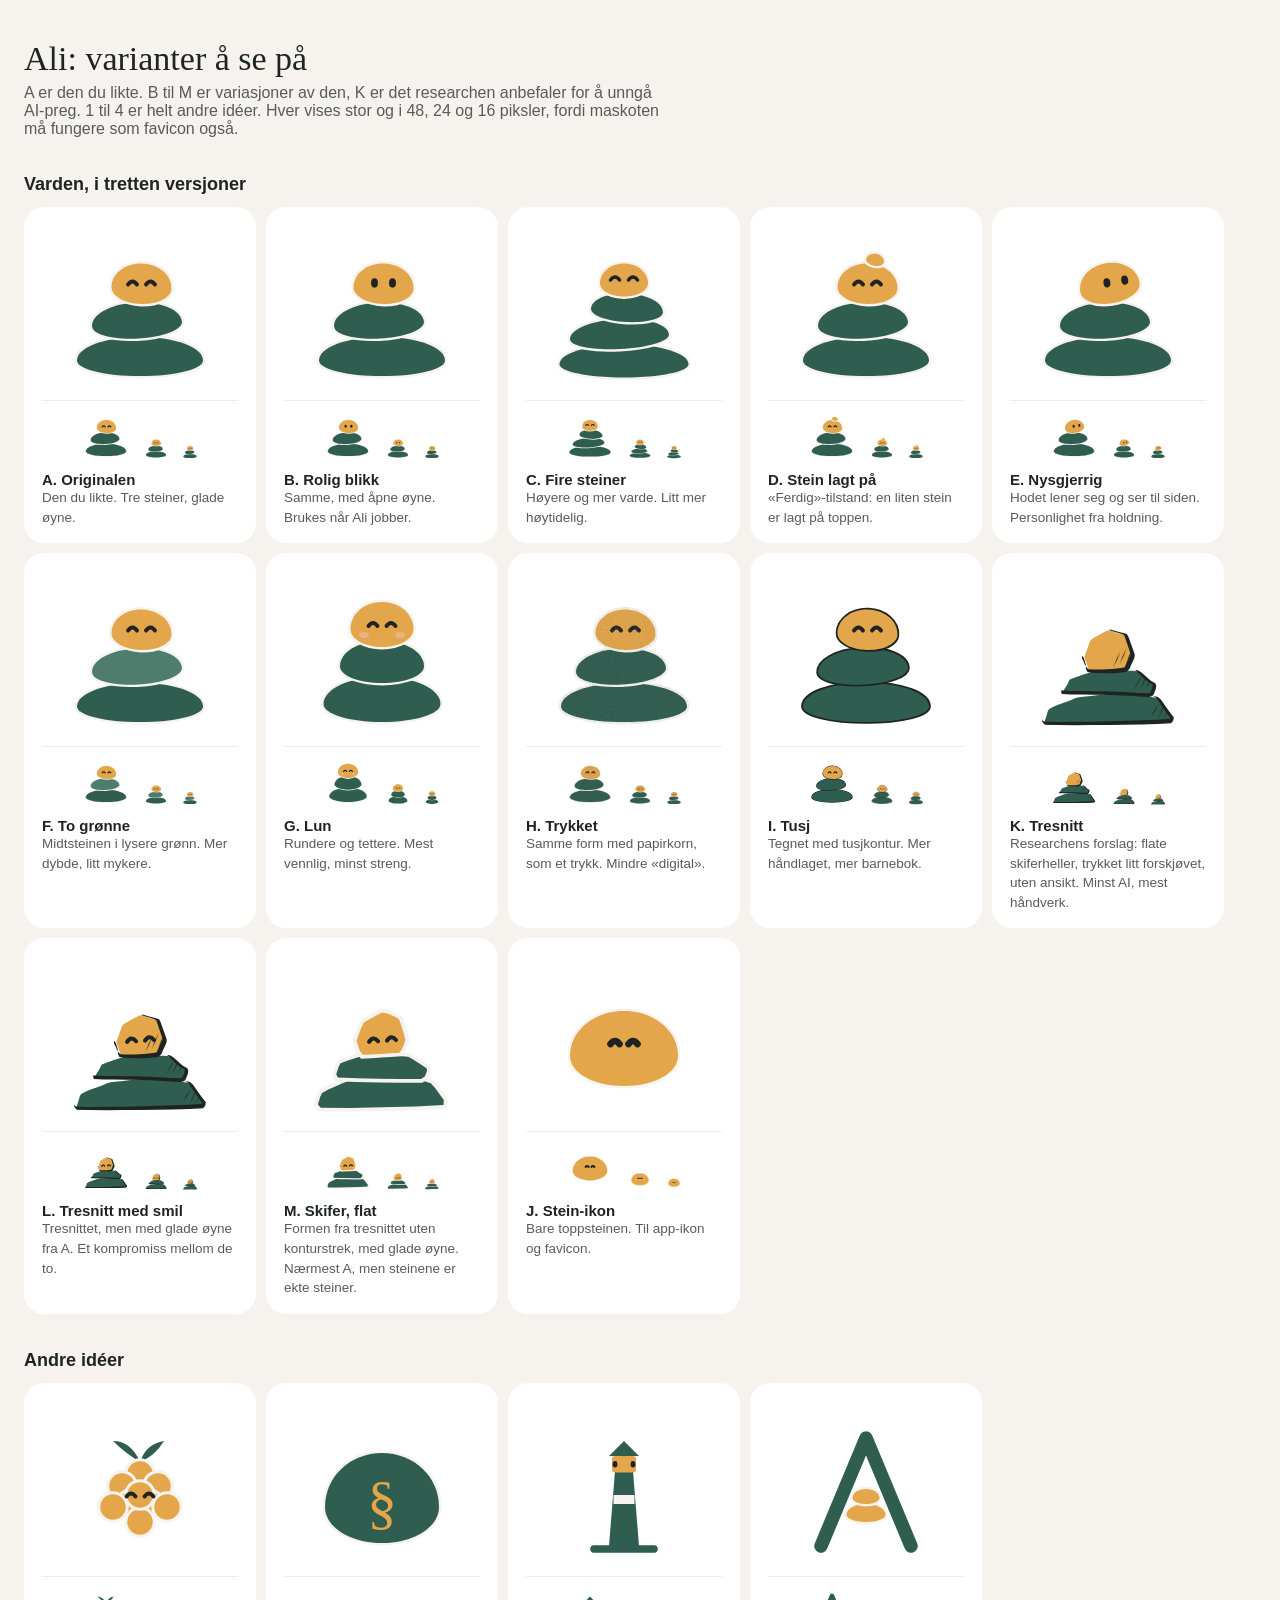
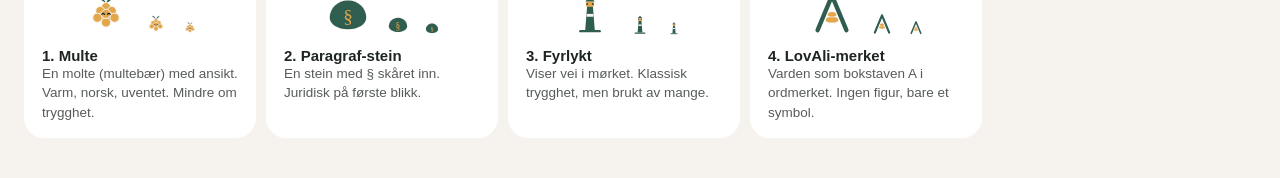
<file: brand/mascot-board.html>
<!doctype html><html lang="no"><meta charset="utf-8"><title>Ali: maskotvarianter</title><style>
body{margin:0;background:#F6F3EE;color:#1E2422;font-family:-apple-system,"Segoe UI",sans-serif;padding:40px 24px}
h1{font-family:Georgia,serif;font-weight:500;font-size:34px;margin:0 0 6px}p.l{color:#575C59;margin:0 0 28px;max-width:640px}
h2{font-size:18px;margin:36px 0 12px}.grid{display:grid;grid-template-columns:repeat(auto-fill,minmax(220px,1fr));gap:10px;max-width:1200px}
figure{margin:0;background:#fff;border-radius:20px;padding:18px 18px 16px}.big{display:grid;place-items:center;height:170px}
.small{display:flex;gap:14px;align-items:flex-end;justify-content:center;margin:6px 0 12px;padding-top:10px;box-shadow:0 -1px 0 rgba(30,36,34,.08)}
figcaption b{display:block;font-size:15px}figcaption span{font-size:13.5px;color:#575C59;line-height:1.45}</style>
<h1>Ali: varianter å se på</h1><p class="l">A er den du likte. B til M er variasjoner av den, K er det researchen anbefaler for å unngå AI-preg. 1 til 4 er helt andre idéer. Hver vises stor og i 48, 24 og 16 piksler, fordi maskoten må fungere som favicon også.</p>
<h2>Varden, i tretten versjoner</h2><div class="grid"><figure><div class="big"><svg width="150" height="150" viewBox="0 0 100 100" style="overflow:visible"><path d="M8,83.6C8,74.86399999999999 26.479999999999997,68 50,68C73.52000000000001,68 92,74.86399999999999 92,83.6C92,89.42399999999999 73.52000000000001,94 50,94C26.479999999999997,94 8,89.42399999999999 8,83.6Z" fill="#2F5D50" stroke="#F6F3EE" stroke-width="3.2" paint-order="stroke"  /><path d="M18,59.4C18,51.336 31.2,45 48,45C64.8,45 78,51.336 78,59.4C78,64.776 64.8,69 48,69C31.2,69 18,64.776 18,59.4Z" fill="#2F5D50" stroke="#F6F3EE" stroke-width="3.2" paint-order="stroke" transform="rotate(-3 48 59)" /><path d="M31,35.2C31,26.128 39.8,19.000000000000004 51,19.000000000000004C62.2,19.000000000000004 71,26.128 71,35.2C71,41.248000000000005 62.2,46 51,46C39.8,46 31,41.248000000000005 31,35.2Z" fill="#E3A64A" stroke="#F6F3EE" stroke-width="3.2" paint-order="stroke" transform="rotate(2 51 35)" /><g stroke="#1E2422" stroke-width="2.6" stroke-linecap="round" fill="none"><path d="M42 33 q3 -4 6 0"/><path d="M54 33 q3 -4 6 0"/></g></svg></div><div class="small"><svg width="48" height="48" viewBox="0 0 100 100" style="overflow:visible"><path d="M8,83.6C8,74.86399999999999 26.479999999999997,68 50,68C73.52000000000001,68 92,74.86399999999999 92,83.6C92,89.42399999999999 73.52000000000001,94 50,94C26.479999999999997,94 8,89.42399999999999 8,83.6Z" fill="#2F5D50" stroke="#F6F3EE" stroke-width="3.2" paint-order="stroke"  /><path d="M18,59.4C18,51.336 31.2,45 48,45C64.8,45 78,51.336 78,59.4C78,64.776 64.8,69 48,69C31.2,69 18,64.776 18,59.4Z" fill="#2F5D50" stroke="#F6F3EE" stroke-width="3.2" paint-order="stroke" transform="rotate(-3 48 59)" /><path d="M31,35.2C31,26.128 39.8,19.000000000000004 51,19.000000000000004C62.2,19.000000000000004 71,26.128 71,35.2C71,41.248000000000005 62.2,46 51,46C39.8,46 31,41.248000000000005 31,35.2Z" fill="#E3A64A" stroke="#F6F3EE" stroke-width="3.2" paint-order="stroke" transform="rotate(2 51 35)" /><g stroke="#1E2422" stroke-width="2.6" stroke-linecap="round" fill="none"><path d="M42 33 q3 -4 6 0"/><path d="M54 33 q3 -4 6 0"/></g></svg><svg width="24" height="24" viewBox="0 0 100 100" style="overflow:visible"><path d="M8,83.6C8,74.86399999999999 26.479999999999997,68 50,68C73.52000000000001,68 92,74.86399999999999 92,83.6C92,89.42399999999999 73.52000000000001,94 50,94C26.479999999999997,94 8,89.42399999999999 8,83.6Z" fill="#2F5D50" stroke="#F6F3EE" stroke-width="3.2" paint-order="stroke"  /><path d="M18,59.4C18,51.336 31.2,45 48,45C64.8,45 78,51.336 78,59.4C78,64.776 64.8,69 48,69C31.2,69 18,64.776 18,59.4Z" fill="#2F5D50" stroke="#F6F3EE" stroke-width="3.2" paint-order="stroke" transform="rotate(-3 48 59)" /><path d="M31,35.2C31,26.128 39.8,19.000000000000004 51,19.000000000000004C62.2,19.000000000000004 71,26.128 71,35.2C71,41.248000000000005 62.2,46 51,46C39.8,46 31,41.248000000000005 31,35.2Z" fill="#E3A64A" stroke="#F6F3EE" stroke-width="3.2" paint-order="stroke" transform="rotate(2 51 35)" /><g stroke="#1E2422" stroke-width="2.6" stroke-linecap="round" fill="none"><path d="M42 33 q3 -4 6 0"/><path d="M54 33 q3 -4 6 0"/></g></svg><svg width="16" height="16" viewBox="0 0 100 100" style="overflow:visible"><path d="M8,83.6C8,74.86399999999999 26.479999999999997,68 50,68C73.52000000000001,68 92,74.86399999999999 92,83.6C92,89.42399999999999 73.52000000000001,94 50,94C26.479999999999997,94 8,89.42399999999999 8,83.6Z" fill="#2F5D50" stroke="#F6F3EE" stroke-width="3.2" paint-order="stroke"  /><path d="M18,59.4C18,51.336 31.2,45 48,45C64.8,45 78,51.336 78,59.4C78,64.776 64.8,69 48,69C31.2,69 18,64.776 18,59.4Z" fill="#2F5D50" stroke="#F6F3EE" stroke-width="3.2" paint-order="stroke" transform="rotate(-3 48 59)" /><path d="M31,35.2C31,26.128 39.8,19.000000000000004 51,19.000000000000004C62.2,19.000000000000004 71,26.128 71,35.2C71,41.248000000000005 62.2,46 51,46C39.8,46 31,41.248000000000005 31,35.2Z" fill="#E3A64A" stroke="#F6F3EE" stroke-width="3.2" paint-order="stroke" transform="rotate(2 51 35)" /><g stroke="#1E2422" stroke-width="2.6" stroke-linecap="round" fill="none"><path d="M42 33 q3 -4 6 0"/><path d="M54 33 q3 -4 6 0"/></g></svg></div><figcaption><b>A. Originalen</b><span>Den du likte. Tre steiner, glade øyne.</span></figcaption></figure><figure><div class="big"><svg width="150" height="150" viewBox="0 0 100 100" style="overflow:visible"><path d="M8,83.6C8,74.86399999999999 26.479999999999997,68 50,68C73.52000000000001,68 92,74.86399999999999 92,83.6C92,89.42399999999999 73.52000000000001,94 50,94C26.479999999999997,94 8,89.42399999999999 8,83.6Z" fill="#2F5D50" stroke="#F6F3EE" stroke-width="3.2" paint-order="stroke"  /><path d="M18,59.4C18,51.336 31.2,45 48,45C64.8,45 78,51.336 78,59.4C78,64.776 64.8,69 48,69C31.2,69 18,64.776 18,59.4Z" fill="#2F5D50" stroke="#F6F3EE" stroke-width="3.2" paint-order="stroke" transform="rotate(-3 48 59)" /><path d="M31,35.2C31,26.128 39.8,19.000000000000004 51,19.000000000000004C62.2,19.000000000000004 71,26.128 71,35.2C71,41.248000000000005 62.2,46 51,46C39.8,46 31,41.248000000000005 31,35.2Z" fill="#E3A64A" stroke="#F6F3EE" stroke-width="3.2" paint-order="stroke" transform="rotate(2 51 35)" /><ellipse cx="45" cy="32" rx="2.3" ry="3.1" fill="#1E2422"/><ellipse cx="57" cy="32" rx="2.3" ry="3.1" fill="#1E2422"/></svg></div><div class="small"><svg width="48" height="48" viewBox="0 0 100 100" style="overflow:visible"><path d="M8,83.6C8,74.86399999999999 26.479999999999997,68 50,68C73.52000000000001,68 92,74.86399999999999 92,83.6C92,89.42399999999999 73.52000000000001,94 50,94C26.479999999999997,94 8,89.42399999999999 8,83.6Z" fill="#2F5D50" stroke="#F6F3EE" stroke-width="3.2" paint-order="stroke"  /><path d="M18,59.4C18,51.336 31.2,45 48,45C64.8,45 78,51.336 78,59.4C78,64.776 64.8,69 48,69C31.2,69 18,64.776 18,59.4Z" fill="#2F5D50" stroke="#F6F3EE" stroke-width="3.2" paint-order="stroke" transform="rotate(-3 48 59)" /><path d="M31,35.2C31,26.128 39.8,19.000000000000004 51,19.000000000000004C62.2,19.000000000000004 71,26.128 71,35.2C71,41.248000000000005 62.2,46 51,46C39.8,46 31,41.248000000000005 31,35.2Z" fill="#E3A64A" stroke="#F6F3EE" stroke-width="3.2" paint-order="stroke" transform="rotate(2 51 35)" /><ellipse cx="45" cy="32" rx="2.3" ry="3.1" fill="#1E2422"/><ellipse cx="57" cy="32" rx="2.3" ry="3.1" fill="#1E2422"/></svg><svg width="24" height="24" viewBox="0 0 100 100" style="overflow:visible"><path d="M8,83.6C8,74.86399999999999 26.479999999999997,68 50,68C73.52000000000001,68 92,74.86399999999999 92,83.6C92,89.42399999999999 73.52000000000001,94 50,94C26.479999999999997,94 8,89.42399999999999 8,83.6Z" fill="#2F5D50" stroke="#F6F3EE" stroke-width="3.2" paint-order="stroke"  /><path d="M18,59.4C18,51.336 31.2,45 48,45C64.8,45 78,51.336 78,59.4C78,64.776 64.8,69 48,69C31.2,69 18,64.776 18,59.4Z" fill="#2F5D50" stroke="#F6F3EE" stroke-width="3.2" paint-order="stroke" transform="rotate(-3 48 59)" /><path d="M31,35.2C31,26.128 39.8,19.000000000000004 51,19.000000000000004C62.2,19.000000000000004 71,26.128 71,35.2C71,41.248000000000005 62.2,46 51,46C39.8,46 31,41.248000000000005 31,35.2Z" fill="#E3A64A" stroke="#F6F3EE" stroke-width="3.2" paint-order="stroke" transform="rotate(2 51 35)" /><ellipse cx="45" cy="32" rx="2.3" ry="3.1" fill="#1E2422"/><ellipse cx="57" cy="32" rx="2.3" ry="3.1" fill="#1E2422"/></svg><svg width="16" height="16" viewBox="0 0 100 100" style="overflow:visible"><path d="M8,83.6C8,74.86399999999999 26.479999999999997,68 50,68C73.52000000000001,68 92,74.86399999999999 92,83.6C92,89.42399999999999 73.52000000000001,94 50,94C26.479999999999997,94 8,89.42399999999999 8,83.6Z" fill="#2F5D50" stroke="#F6F3EE" stroke-width="3.2" paint-order="stroke"  /><path d="M18,59.4C18,51.336 31.2,45 48,45C64.8,45 78,51.336 78,59.4C78,64.776 64.8,69 48,69C31.2,69 18,64.776 18,59.4Z" fill="#2F5D50" stroke="#F6F3EE" stroke-width="3.2" paint-order="stroke" transform="rotate(-3 48 59)" /><path d="M31,35.2C31,26.128 39.8,19.000000000000004 51,19.000000000000004C62.2,19.000000000000004 71,26.128 71,35.2C71,41.248000000000005 62.2,46 51,46C39.8,46 31,41.248000000000005 31,35.2Z" fill="#E3A64A" stroke="#F6F3EE" stroke-width="3.2" paint-order="stroke" transform="rotate(2 51 35)" /><ellipse cx="45" cy="32" rx="2.3" ry="3.1" fill="#1E2422"/><ellipse cx="57" cy="32" rx="2.3" ry="3.1" fill="#1E2422"/></svg></div><figcaption><b>B. Rolig blikk</b><span>Samme, med åpne øyne. Brukes når Ali jobber.</span></figcaption></figure><figure><div class="big"><svg width="150" height="150" viewBox="0 0 100 100" style="overflow:visible"><path d="M7,86.2C7,78.808 25.919999999999998,73 50,73C74.08,73 93,78.808 93,86.2C93,91.128 74.08,95 50,95C25.919999999999998,95 7,91.128 7,86.2Z" fill="#2F5D50" stroke="#F6F3EE" stroke-width="3.2" paint-order="stroke"  /><path d="M14,68C14,61.28 28.52,56 47,56C65.48,56 80,61.28 80,68C80,72.48 65.48,76 47,76C28.52,76 14,72.48 14,68Z" fill="#2F5D50" stroke="#F6F3EE" stroke-width="3.2" paint-order="stroke" transform="rotate(-3 47 68)" /><path d="M28,50.4C28,44.016 38.56,39 52,39C65.44,39 76,44.016 76,50.4C76,54.656 65.44,58 52,58C38.56,58 28,54.656 28,50.4Z" fill="#2F5D50" stroke="#F6F3EE" stroke-width="3.2" paint-order="stroke" transform="rotate(3 52 50)" /><path d="M34,32.2C34,24.808000000000003 41.04,19.000000000000004 50,19.000000000000004C58.96,19.000000000000004 66,24.808000000000003 66,32.2C66,37.128 58.96,41 50,41C41.04,41 34,37.128 34,32.2Z" fill="#E3A64A" stroke="#F6F3EE" stroke-width="3.2" paint-order="stroke"  /><g stroke="#1E2422" stroke-width="2.3400000000000003" stroke-linecap="round" fill="none"><path d="M41 30 q3 -4 6 0"/><path d="M53 30 q3 -4 6 0"/></g></svg></div><div class="small"><svg width="48" height="48" viewBox="0 0 100 100" style="overflow:visible"><path d="M7,86.2C7,78.808 25.919999999999998,73 50,73C74.08,73 93,78.808 93,86.2C93,91.128 74.08,95 50,95C25.919999999999998,95 7,91.128 7,86.2Z" fill="#2F5D50" stroke="#F6F3EE" stroke-width="3.2" paint-order="stroke"  /><path d="M14,68C14,61.28 28.52,56 47,56C65.48,56 80,61.28 80,68C80,72.48 65.48,76 47,76C28.52,76 14,72.48 14,68Z" fill="#2F5D50" stroke="#F6F3EE" stroke-width="3.2" paint-order="stroke" transform="rotate(-3 47 68)" /><path d="M28,50.4C28,44.016 38.56,39 52,39C65.44,39 76,44.016 76,50.4C76,54.656 65.44,58 52,58C38.56,58 28,54.656 28,50.4Z" fill="#2F5D50" stroke="#F6F3EE" stroke-width="3.2" paint-order="stroke" transform="rotate(3 52 50)" /><path d="M34,32.2C34,24.808000000000003 41.04,19.000000000000004 50,19.000000000000004C58.96,19.000000000000004 66,24.808000000000003 66,32.2C66,37.128 58.96,41 50,41C41.04,41 34,37.128 34,32.2Z" fill="#E3A64A" stroke="#F6F3EE" stroke-width="3.2" paint-order="stroke"  /><g stroke="#1E2422" stroke-width="2.3400000000000003" stroke-linecap="round" fill="none"><path d="M41 30 q3 -4 6 0"/><path d="M53 30 q3 -4 6 0"/></g></svg><svg width="24" height="24" viewBox="0 0 100 100" style="overflow:visible"><path d="M7,86.2C7,78.808 25.919999999999998,73 50,73C74.08,73 93,78.808 93,86.2C93,91.128 74.08,95 50,95C25.919999999999998,95 7,91.128 7,86.2Z" fill="#2F5D50" stroke="#F6F3EE" stroke-width="3.2" paint-order="stroke"  /><path d="M14,68C14,61.28 28.52,56 47,56C65.48,56 80,61.28 80,68C80,72.48 65.48,76 47,76C28.52,76 14,72.48 14,68Z" fill="#2F5D50" stroke="#F6F3EE" stroke-width="3.2" paint-order="stroke" transform="rotate(-3 47 68)" /><path d="M28,50.4C28,44.016 38.56,39 52,39C65.44,39 76,44.016 76,50.4C76,54.656 65.44,58 52,58C38.56,58 28,54.656 28,50.4Z" fill="#2F5D50" stroke="#F6F3EE" stroke-width="3.2" paint-order="stroke" transform="rotate(3 52 50)" /><path d="M34,32.2C34,24.808000000000003 41.04,19.000000000000004 50,19.000000000000004C58.96,19.000000000000004 66,24.808000000000003 66,32.2C66,37.128 58.96,41 50,41C41.04,41 34,37.128 34,32.2Z" fill="#E3A64A" stroke="#F6F3EE" stroke-width="3.2" paint-order="stroke"  /><g stroke="#1E2422" stroke-width="2.3400000000000003" stroke-linecap="round" fill="none"><path d="M41 30 q3 -4 6 0"/><path d="M53 30 q3 -4 6 0"/></g></svg><svg width="16" height="16" viewBox="0 0 100 100" style="overflow:visible"><path d="M7,86.2C7,78.808 25.919999999999998,73 50,73C74.08,73 93,78.808 93,86.2C93,91.128 74.08,95 50,95C25.919999999999998,95 7,91.128 7,86.2Z" fill="#2F5D50" stroke="#F6F3EE" stroke-width="3.2" paint-order="stroke"  /><path d="M14,68C14,61.28 28.52,56 47,56C65.48,56 80,61.28 80,68C80,72.48 65.48,76 47,76C28.52,76 14,72.48 14,68Z" fill="#2F5D50" stroke="#F6F3EE" stroke-width="3.2" paint-order="stroke" transform="rotate(-3 47 68)" /><path d="M28,50.4C28,44.016 38.56,39 52,39C65.44,39 76,44.016 76,50.4C76,54.656 65.44,58 52,58C38.56,58 28,54.656 28,50.4Z" fill="#2F5D50" stroke="#F6F3EE" stroke-width="3.2" paint-order="stroke" transform="rotate(3 52 50)" /><path d="M34,32.2C34,24.808000000000003 41.04,19.000000000000004 50,19.000000000000004C58.96,19.000000000000004 66,24.808000000000003 66,32.2C66,37.128 58.96,41 50,41C41.04,41 34,37.128 34,32.2Z" fill="#E3A64A" stroke="#F6F3EE" stroke-width="3.2" paint-order="stroke"  /><g stroke="#1E2422" stroke-width="2.3400000000000003" stroke-linecap="round" fill="none"><path d="M41 30 q3 -4 6 0"/><path d="M53 30 q3 -4 6 0"/></g></svg></div><figcaption><b>C. Fire steiner</b><span>Høyere og mer varde. Litt mer høytidelig.</span></figcaption></figure><figure><div class="big"><svg width="150" height="150" viewBox="0 0 100 100" style="overflow:visible"><path d="M8,83.6C8,74.86399999999999 26.479999999999997,68 50,68C73.52000000000001,68 92,74.86399999999999 92,83.6C92,89.42399999999999 73.52000000000001,94 50,94C26.479999999999997,94 8,89.42399999999999 8,83.6Z" fill="#2F5D50" stroke="#F6F3EE" stroke-width="3.2" paint-order="stroke"  /><path d="M18,59.4C18,51.336 31.2,45 48,45C64.8,45 78,51.336 78,59.4C78,64.776 64.8,69 48,69C31.2,69 18,64.776 18,59.4Z" fill="#2F5D50" stroke="#F6F3EE" stroke-width="3.2" paint-order="stroke" transform="rotate(-3 48 59)" /><path d="M31,35.2C31,26.128 39.8,19.000000000000004 51,19.000000000000004C62.2,19.000000000000004 71,26.128 71,35.2C71,41.248000000000005 62.2,46 51,46C39.8,46 31,41.248000000000005 31,35.2Z" fill="#E3A64A" stroke="#F6F3EE" stroke-width="3.2" paint-order="stroke" transform="rotate(2 51 35)" /><g stroke="#1E2422" stroke-width="2.6" stroke-linecap="round" fill="none"><path d="M42 33 q3 -4 6 0"/><path d="M54 33 q3 -4 6 0"/></g><path d="M50,17.3C50,14.612 52.64,12.5 56,12.5C59.36,12.5 62,14.612 62,17.3C62,19.092000000000002 59.36,20.5 56,20.5C52.64,20.5 50,19.092000000000002 50,17.3Z" fill="#E3A64A" stroke="#F6F3EE" stroke-width="3.2" paint-order="stroke" transform="rotate(10 56 17)" /></svg></div><div class="small"><svg width="48" height="48" viewBox="0 0 100 100" style="overflow:visible"><path d="M8,83.6C8,74.86399999999999 26.479999999999997,68 50,68C73.52000000000001,68 92,74.86399999999999 92,83.6C92,89.42399999999999 73.52000000000001,94 50,94C26.479999999999997,94 8,89.42399999999999 8,83.6Z" fill="#2F5D50" stroke="#F6F3EE" stroke-width="3.2" paint-order="stroke"  /><path d="M18,59.4C18,51.336 31.2,45 48,45C64.8,45 78,51.336 78,59.4C78,64.776 64.8,69 48,69C31.2,69 18,64.776 18,59.4Z" fill="#2F5D50" stroke="#F6F3EE" stroke-width="3.2" paint-order="stroke" transform="rotate(-3 48 59)" /><path d="M31,35.2C31,26.128 39.8,19.000000000000004 51,19.000000000000004C62.2,19.000000000000004 71,26.128 71,35.2C71,41.248000000000005 62.2,46 51,46C39.8,46 31,41.248000000000005 31,35.2Z" fill="#E3A64A" stroke="#F6F3EE" stroke-width="3.2" paint-order="stroke" transform="rotate(2 51 35)" /><g stroke="#1E2422" stroke-width="2.6" stroke-linecap="round" fill="none"><path d="M42 33 q3 -4 6 0"/><path d="M54 33 q3 -4 6 0"/></g><path d="M50,17.3C50,14.612 52.64,12.5 56,12.5C59.36,12.5 62,14.612 62,17.3C62,19.092000000000002 59.36,20.5 56,20.5C52.64,20.5 50,19.092000000000002 50,17.3Z" fill="#E3A64A" stroke="#F6F3EE" stroke-width="3.2" paint-order="stroke" transform="rotate(10 56 17)" /></svg><svg width="24" height="24" viewBox="0 0 100 100" style="overflow:visible"><path d="M8,83.6C8,74.86399999999999 26.479999999999997,68 50,68C73.52000000000001,68 92,74.86399999999999 92,83.6C92,89.42399999999999 73.52000000000001,94 50,94C26.479999999999997,94 8,89.42399999999999 8,83.6Z" fill="#2F5D50" stroke="#F6F3EE" stroke-width="3.2" paint-order="stroke"  /><path d="M18,59.4C18,51.336 31.2,45 48,45C64.8,45 78,51.336 78,59.4C78,64.776 64.8,69 48,69C31.2,69 18,64.776 18,59.4Z" fill="#2F5D50" stroke="#F6F3EE" stroke-width="3.2" paint-order="stroke" transform="rotate(-3 48 59)" /><path d="M31,35.2C31,26.128 39.8,19.000000000000004 51,19.000000000000004C62.2,19.000000000000004 71,26.128 71,35.2C71,41.248000000000005 62.2,46 51,46C39.8,46 31,41.248000000000005 31,35.2Z" fill="#E3A64A" stroke="#F6F3EE" stroke-width="3.2" paint-order="stroke" transform="rotate(2 51 35)" /><g stroke="#1E2422" stroke-width="2.6" stroke-linecap="round" fill="none"><path d="M42 33 q3 -4 6 0"/><path d="M54 33 q3 -4 6 0"/></g><path d="M50,17.3C50,14.612 52.64,12.5 56,12.5C59.36,12.5 62,14.612 62,17.3C62,19.092000000000002 59.36,20.5 56,20.5C52.64,20.5 50,19.092000000000002 50,17.3Z" fill="#E3A64A" stroke="#F6F3EE" stroke-width="3.2" paint-order="stroke" transform="rotate(10 56 17)" /></svg><svg width="16" height="16" viewBox="0 0 100 100" style="overflow:visible"><path d="M8,83.6C8,74.86399999999999 26.479999999999997,68 50,68C73.52000000000001,68 92,74.86399999999999 92,83.6C92,89.42399999999999 73.52000000000001,94 50,94C26.479999999999997,94 8,89.42399999999999 8,83.6Z" fill="#2F5D50" stroke="#F6F3EE" stroke-width="3.2" paint-order="stroke"  /><path d="M18,59.4C18,51.336 31.2,45 48,45C64.8,45 78,51.336 78,59.4C78,64.776 64.8,69 48,69C31.2,69 18,64.776 18,59.4Z" fill="#2F5D50" stroke="#F6F3EE" stroke-width="3.2" paint-order="stroke" transform="rotate(-3 48 59)" /><path d="M31,35.2C31,26.128 39.8,19.000000000000004 51,19.000000000000004C62.2,19.000000000000004 71,26.128 71,35.2C71,41.248000000000005 62.2,46 51,46C39.8,46 31,41.248000000000005 31,35.2Z" fill="#E3A64A" stroke="#F6F3EE" stroke-width="3.2" paint-order="stroke" transform="rotate(2 51 35)" /><g stroke="#1E2422" stroke-width="2.6" stroke-linecap="round" fill="none"><path d="M42 33 q3 -4 6 0"/><path d="M54 33 q3 -4 6 0"/></g><path d="M50,17.3C50,14.612 52.64,12.5 56,12.5C59.36,12.5 62,14.612 62,17.3C62,19.092000000000002 59.36,20.5 56,20.5C52.64,20.5 50,19.092000000000002 50,17.3Z" fill="#E3A64A" stroke="#F6F3EE" stroke-width="3.2" paint-order="stroke" transform="rotate(10 56 17)" /></svg></div><figcaption><b>D. Stein lagt på</b><span>«Ferdig»-tilstand: en liten stein er lagt på toppen.</span></figcaption></figure><figure><div class="big"><svg width="150" height="150" viewBox="0 0 100 100" style="overflow:visible"><path d="M8,83.6C8,74.86399999999999 26.479999999999997,68 50,68C73.52000000000001,68 92,74.86399999999999 92,83.6C92,89.42399999999999 73.52000000000001,94 50,94C26.479999999999997,94 8,89.42399999999999 8,83.6Z" fill="#2F5D50" stroke="#F6F3EE" stroke-width="3.2" paint-order="stroke"  /><path d="M18,59.4C18,51.336 31.2,45 48,45C64.8,45 78,51.336 78,59.4C78,64.776 64.8,69 48,69C31.2,69 18,64.776 18,59.4Z" fill="#2F5D50" stroke="#F6F3EE" stroke-width="3.2" paint-order="stroke" transform="rotate(-3 48 59)" /><g transform="rotate(-9 50 46)"><path d="M33,35.2C33,26.128 41.8,19.000000000000004 53,19.000000000000004C64.2,19.000000000000004 73,26.128 73,35.2C73,41.248000000000005 64.2,46 53,46C41.8,46 33,41.248000000000005 33,35.2Z" fill="#E3A64A" stroke="#F6F3EE" stroke-width="3.2" paint-order="stroke"  /><ellipse cx="51.5" cy="32" rx="2.3" ry="3.1" fill="#1E2422"/><ellipse cx="63.5" cy="32" rx="2.3" ry="3.1" fill="#1E2422"/></g></svg></div><div class="small"><svg width="48" height="48" viewBox="0 0 100 100" style="overflow:visible"><path d="M8,83.6C8,74.86399999999999 26.479999999999997,68 50,68C73.52000000000001,68 92,74.86399999999999 92,83.6C92,89.42399999999999 73.52000000000001,94 50,94C26.479999999999997,94 8,89.42399999999999 8,83.6Z" fill="#2F5D50" stroke="#F6F3EE" stroke-width="3.2" paint-order="stroke"  /><path d="M18,59.4C18,51.336 31.2,45 48,45C64.8,45 78,51.336 78,59.4C78,64.776 64.8,69 48,69C31.2,69 18,64.776 18,59.4Z" fill="#2F5D50" stroke="#F6F3EE" stroke-width="3.2" paint-order="stroke" transform="rotate(-3 48 59)" /><g transform="rotate(-9 50 46)"><path d="M33,35.2C33,26.128 41.8,19.000000000000004 53,19.000000000000004C64.2,19.000000000000004 73,26.128 73,35.2C73,41.248000000000005 64.2,46 53,46C41.8,46 33,41.248000000000005 33,35.2Z" fill="#E3A64A" stroke="#F6F3EE" stroke-width="3.2" paint-order="stroke"  /><ellipse cx="51.5" cy="32" rx="2.3" ry="3.1" fill="#1E2422"/><ellipse cx="63.5" cy="32" rx="2.3" ry="3.1" fill="#1E2422"/></g></svg><svg width="24" height="24" viewBox="0 0 100 100" style="overflow:visible"><path d="M8,83.6C8,74.86399999999999 26.479999999999997,68 50,68C73.52000000000001,68 92,74.86399999999999 92,83.6C92,89.42399999999999 73.52000000000001,94 50,94C26.479999999999997,94 8,89.42399999999999 8,83.6Z" fill="#2F5D50" stroke="#F6F3EE" stroke-width="3.2" paint-order="stroke"  /><path d="M18,59.4C18,51.336 31.2,45 48,45C64.8,45 78,51.336 78,59.4C78,64.776 64.8,69 48,69C31.2,69 18,64.776 18,59.4Z" fill="#2F5D50" stroke="#F6F3EE" stroke-width="3.2" paint-order="stroke" transform="rotate(-3 48 59)" /><g transform="rotate(-9 50 46)"><path d="M33,35.2C33,26.128 41.8,19.000000000000004 53,19.000000000000004C64.2,19.000000000000004 73,26.128 73,35.2C73,41.248000000000005 64.2,46 53,46C41.8,46 33,41.248000000000005 33,35.2Z" fill="#E3A64A" stroke="#F6F3EE" stroke-width="3.2" paint-order="stroke"  /><ellipse cx="51.5" cy="32" rx="2.3" ry="3.1" fill="#1E2422"/><ellipse cx="63.5" cy="32" rx="2.3" ry="3.1" fill="#1E2422"/></g></svg><svg width="16" height="16" viewBox="0 0 100 100" style="overflow:visible"><path d="M8,83.6C8,74.86399999999999 26.479999999999997,68 50,68C73.52000000000001,68 92,74.86399999999999 92,83.6C92,89.42399999999999 73.52000000000001,94 50,94C26.479999999999997,94 8,89.42399999999999 8,83.6Z" fill="#2F5D50" stroke="#F6F3EE" stroke-width="3.2" paint-order="stroke"  /><path d="M18,59.4C18,51.336 31.2,45 48,45C64.8,45 78,51.336 78,59.4C78,64.776 64.8,69 48,69C31.2,69 18,64.776 18,59.4Z" fill="#2F5D50" stroke="#F6F3EE" stroke-width="3.2" paint-order="stroke" transform="rotate(-3 48 59)" /><g transform="rotate(-9 50 46)"><path d="M33,35.2C33,26.128 41.8,19.000000000000004 53,19.000000000000004C64.2,19.000000000000004 73,26.128 73,35.2C73,41.248000000000005 64.2,46 53,46C41.8,46 33,41.248000000000005 33,35.2Z" fill="#E3A64A" stroke="#F6F3EE" stroke-width="3.2" paint-order="stroke"  /><ellipse cx="51.5" cy="32" rx="2.3" ry="3.1" fill="#1E2422"/><ellipse cx="63.5" cy="32" rx="2.3" ry="3.1" fill="#1E2422"/></g></svg></div><figcaption><b>E. Nysgjerrig</b><span>Hodet lener seg og ser til siden. Personlighet fra holdning.</span></figcaption></figure><figure><div class="big"><svg width="150" height="150" viewBox="0 0 100 100" style="overflow:visible"><path d="M8,83.6C8,74.86399999999999 26.479999999999997,68 50,68C73.52000000000001,68 92,74.86399999999999 92,83.6C92,89.42399999999999 73.52000000000001,94 50,94C26.479999999999997,94 8,89.42399999999999 8,83.6Z" fill="#2F5D50" stroke="#F6F3EE" stroke-width="3.2" paint-order="stroke"  /><path d="M18,59.4C18,51.336 31.2,45 48,45C64.8,45 78,51.336 78,59.4C78,64.776 64.8,69 48,69C31.2,69 18,64.776 18,59.4Z" fill="#4E7D6E" stroke="#F6F3EE" stroke-width="3.2" paint-order="stroke" transform="rotate(-3 48 59)" /><path d="M31,35.2C31,26.128 39.8,19.000000000000004 51,19.000000000000004C62.2,19.000000000000004 71,26.128 71,35.2C71,41.248000000000005 62.2,46 51,46C39.8,46 31,41.248000000000005 31,35.2Z" fill="#E3A64A" stroke="#F6F3EE" stroke-width="3.2" paint-order="stroke" transform="rotate(2 51 35)" /><g stroke="#1E2422" stroke-width="2.6" stroke-linecap="round" fill="none"><path d="M42 33 q3 -4 6 0"/><path d="M54 33 q3 -4 6 0"/></g></svg></div><div class="small"><svg width="48" height="48" viewBox="0 0 100 100" style="overflow:visible"><path d="M8,83.6C8,74.86399999999999 26.479999999999997,68 50,68C73.52000000000001,68 92,74.86399999999999 92,83.6C92,89.42399999999999 73.52000000000001,94 50,94C26.479999999999997,94 8,89.42399999999999 8,83.6Z" fill="#2F5D50" stroke="#F6F3EE" stroke-width="3.2" paint-order="stroke"  /><path d="M18,59.4C18,51.336 31.2,45 48,45C64.8,45 78,51.336 78,59.4C78,64.776 64.8,69 48,69C31.2,69 18,64.776 18,59.4Z" fill="#4E7D6E" stroke="#F6F3EE" stroke-width="3.2" paint-order="stroke" transform="rotate(-3 48 59)" /><path d="M31,35.2C31,26.128 39.8,19.000000000000004 51,19.000000000000004C62.2,19.000000000000004 71,26.128 71,35.2C71,41.248000000000005 62.2,46 51,46C39.8,46 31,41.248000000000005 31,35.2Z" fill="#E3A64A" stroke="#F6F3EE" stroke-width="3.2" paint-order="stroke" transform="rotate(2 51 35)" /><g stroke="#1E2422" stroke-width="2.6" stroke-linecap="round" fill="none"><path d="M42 33 q3 -4 6 0"/><path d="M54 33 q3 -4 6 0"/></g></svg><svg width="24" height="24" viewBox="0 0 100 100" style="overflow:visible"><path d="M8,83.6C8,74.86399999999999 26.479999999999997,68 50,68C73.52000000000001,68 92,74.86399999999999 92,83.6C92,89.42399999999999 73.52000000000001,94 50,94C26.479999999999997,94 8,89.42399999999999 8,83.6Z" fill="#2F5D50" stroke="#F6F3EE" stroke-width="3.2" paint-order="stroke"  /><path d="M18,59.4C18,51.336 31.2,45 48,45C64.8,45 78,51.336 78,59.4C78,64.776 64.8,69 48,69C31.2,69 18,64.776 18,59.4Z" fill="#4E7D6E" stroke="#F6F3EE" stroke-width="3.2" paint-order="stroke" transform="rotate(-3 48 59)" /><path d="M31,35.2C31,26.128 39.8,19.000000000000004 51,19.000000000000004C62.2,19.000000000000004 71,26.128 71,35.2C71,41.248000000000005 62.2,46 51,46C39.8,46 31,41.248000000000005 31,35.2Z" fill="#E3A64A" stroke="#F6F3EE" stroke-width="3.2" paint-order="stroke" transform="rotate(2 51 35)" /><g stroke="#1E2422" stroke-width="2.6" stroke-linecap="round" fill="none"><path d="M42 33 q3 -4 6 0"/><path d="M54 33 q3 -4 6 0"/></g></svg><svg width="16" height="16" viewBox="0 0 100 100" style="overflow:visible"><path d="M8,83.6C8,74.86399999999999 26.479999999999997,68 50,68C73.52000000000001,68 92,74.86399999999999 92,83.6C92,89.42399999999999 73.52000000000001,94 50,94C26.479999999999997,94 8,89.42399999999999 8,83.6Z" fill="#2F5D50" stroke="#F6F3EE" stroke-width="3.2" paint-order="stroke"  /><path d="M18,59.4C18,51.336 31.2,45 48,45C64.8,45 78,51.336 78,59.4C78,64.776 64.8,69 48,69C31.2,69 18,64.776 18,59.4Z" fill="#4E7D6E" stroke="#F6F3EE" stroke-width="3.2" paint-order="stroke" transform="rotate(-3 48 59)" /><path d="M31,35.2C31,26.128 39.8,19.000000000000004 51,19.000000000000004C62.2,19.000000000000004 71,26.128 71,35.2C71,41.248000000000005 62.2,46 51,46C39.8,46 31,41.248000000000005 31,35.2Z" fill="#E3A64A" stroke="#F6F3EE" stroke-width="3.2" paint-order="stroke" transform="rotate(2 51 35)" /><g stroke="#1E2422" stroke-width="2.6" stroke-linecap="round" fill="none"><path d="M42 33 q3 -4 6 0"/><path d="M54 33 q3 -4 6 0"/></g></svg></div><figcaption><b>F. To grønne</b><span>Midtsteinen i lysere grønn. Mer dybde, litt mykere.</span></figcaption></figure><figure><div class="big"><svg width="150" height="150" viewBox="0 0 100 100" style="overflow:visible"><path d="M11,82C11,71.92 28.159999999999997,64 50,64C71.84,64 89,71.92 89,82C89,88.72 71.84,94 50,94C28.159999999999997,94 11,88.72 11,82Z" fill="#2F5D50" stroke="#F6F3EE" stroke-width="3.2" paint-order="stroke"  /><path d="M22,56.8C22,47.391999999999996 34.32,40 50,40C65.68,40 78,47.391999999999996 78,56.8C78,63.071999999999996 65.68,68 50,68C34.32,68 22,63.071999999999996 22,56.8Z" fill="#2F5D50" stroke="#F6F3EE" stroke-width="3.2" paint-order="stroke"  /><path d="M29,32C29,21.919999999999998 38.239999999999995,14 50,14C61.760000000000005,14 71,21.919999999999998 71,32C71,38.72 61.760000000000005,44 50,44C38.239999999999995,44 29,38.72 29,32Z" fill="#E3A64A" stroke="#F6F3EE" stroke-width="3.2" paint-order="stroke"  /><g stroke="#1E2422" stroke-width="2.6" stroke-linecap="round" fill="none"><path d="M41 30 q3 -4 6 0"/><path d="M53 30 q3 -4 6 0"/></g><ellipse cx="38" cy="36" rx="3.2" ry="2" fill="#F0B8A0" opacity=".7"/><ellipse cx="62" cy="36" rx="3.2" ry="2" fill="#F0B8A0" opacity=".7"/></svg></div><div class="small"><svg width="48" height="48" viewBox="0 0 100 100" style="overflow:visible"><path d="M11,82C11,71.92 28.159999999999997,64 50,64C71.84,64 89,71.92 89,82C89,88.72 71.84,94 50,94C28.159999999999997,94 11,88.72 11,82Z" fill="#2F5D50" stroke="#F6F3EE" stroke-width="3.2" paint-order="stroke"  /><path d="M22,56.8C22,47.391999999999996 34.32,40 50,40C65.68,40 78,47.391999999999996 78,56.8C78,63.071999999999996 65.68,68 50,68C34.32,68 22,63.071999999999996 22,56.8Z" fill="#2F5D50" stroke="#F6F3EE" stroke-width="3.2" paint-order="stroke"  /><path d="M29,32C29,21.919999999999998 38.239999999999995,14 50,14C61.760000000000005,14 71,21.919999999999998 71,32C71,38.72 61.760000000000005,44 50,44C38.239999999999995,44 29,38.72 29,32Z" fill="#E3A64A" stroke="#F6F3EE" stroke-width="3.2" paint-order="stroke"  /><g stroke="#1E2422" stroke-width="2.6" stroke-linecap="round" fill="none"><path d="M41 30 q3 -4 6 0"/><path d="M53 30 q3 -4 6 0"/></g><ellipse cx="38" cy="36" rx="3.2" ry="2" fill="#F0B8A0" opacity=".7"/><ellipse cx="62" cy="36" rx="3.2" ry="2" fill="#F0B8A0" opacity=".7"/></svg><svg width="24" height="24" viewBox="0 0 100 100" style="overflow:visible"><path d="M11,82C11,71.92 28.159999999999997,64 50,64C71.84,64 89,71.92 89,82C89,88.72 71.84,94 50,94C28.159999999999997,94 11,88.72 11,82Z" fill="#2F5D50" stroke="#F6F3EE" stroke-width="3.2" paint-order="stroke"  /><path d="M22,56.8C22,47.391999999999996 34.32,40 50,40C65.68,40 78,47.391999999999996 78,56.8C78,63.071999999999996 65.68,68 50,68C34.32,68 22,63.071999999999996 22,56.8Z" fill="#2F5D50" stroke="#F6F3EE" stroke-width="3.2" paint-order="stroke"  /><path d="M29,32C29,21.919999999999998 38.239999999999995,14 50,14C61.760000000000005,14 71,21.919999999999998 71,32C71,38.72 61.760000000000005,44 50,44C38.239999999999995,44 29,38.72 29,32Z" fill="#E3A64A" stroke="#F6F3EE" stroke-width="3.2" paint-order="stroke"  /><g stroke="#1E2422" stroke-width="2.6" stroke-linecap="round" fill="none"><path d="M41 30 q3 -4 6 0"/><path d="M53 30 q3 -4 6 0"/></g><ellipse cx="38" cy="36" rx="3.2" ry="2" fill="#F0B8A0" opacity=".7"/><ellipse cx="62" cy="36" rx="3.2" ry="2" fill="#F0B8A0" opacity=".7"/></svg><svg width="16" height="16" viewBox="0 0 100 100" style="overflow:visible"><path d="M11,82C11,71.92 28.159999999999997,64 50,64C71.84,64 89,71.92 89,82C89,88.72 71.84,94 50,94C28.159999999999997,94 11,88.72 11,82Z" fill="#2F5D50" stroke="#F6F3EE" stroke-width="3.2" paint-order="stroke"  /><path d="M22,56.8C22,47.391999999999996 34.32,40 50,40C65.68,40 78,47.391999999999996 78,56.8C78,63.071999999999996 65.68,68 50,68C34.32,68 22,63.071999999999996 22,56.8Z" fill="#2F5D50" stroke="#F6F3EE" stroke-width="3.2" paint-order="stroke"  /><path d="M29,32C29,21.919999999999998 38.239999999999995,14 50,14C61.760000000000005,14 71,21.919999999999998 71,32C71,38.72 61.760000000000005,44 50,44C38.239999999999995,44 29,38.72 29,32Z" fill="#E3A64A" stroke="#F6F3EE" stroke-width="3.2" paint-order="stroke"  /><g stroke="#1E2422" stroke-width="2.6" stroke-linecap="round" fill="none"><path d="M41 30 q3 -4 6 0"/><path d="M53 30 q3 -4 6 0"/></g><ellipse cx="38" cy="36" rx="3.2" ry="2" fill="#F0B8A0" opacity=".7"/><ellipse cx="62" cy="36" rx="3.2" ry="2" fill="#F0B8A0" opacity=".7"/></svg></div><figcaption><b>G. Lun</b><span>Rundere og tettere. Mest vennlig, minst streng.</span></figcaption></figure><figure><div class="big"><svg width="150" height="150" viewBox="0 0 100 100" style="overflow:visible"><defs><filter id="g" x="-5%" y="-5%" width="110%" height="110%"><feTurbulence type="fractalNoise" baseFrequency="2.2" numOctaves="2" seed="4" result="n"/><feColorMatrix in="n" values="0 0 0 0 0.12  0 0 0 0 0.14  0 0 0 0 0.13  0 0 0 .55 -.2" result="dots"/><feComposite in="dots" in2="SourceGraphic" operator="in" result="grain"/><feMerge><feMergeNode in="SourceGraphic"/><feMergeNode in="grain"/></feMerge></filter></defs><g filter="url(#g)"><path d="M8,83.6C8,74.86399999999999 26.479999999999997,68 50,68C73.52000000000001,68 92,74.86399999999999 92,83.6C92,89.42399999999999 73.52000000000001,94 50,94C26.479999999999997,94 8,89.42399999999999 8,83.6Z" fill="#2F5D50" stroke="#F6F3EE" stroke-width="3.2" paint-order="stroke"  /><path d="M18,59.4C18,51.336 31.2,45 48,45C64.8,45 78,51.336 78,59.4C78,64.776 64.8,69 48,69C31.2,69 18,64.776 18,59.4Z" fill="#2F5D50" stroke="#F6F3EE" stroke-width="3.2" paint-order="stroke" transform="rotate(-3 48 59)" /><path d="M31,35.2C31,26.128 39.8,19.000000000000004 51,19.000000000000004C62.2,19.000000000000004 71,26.128 71,35.2C71,41.248000000000005 62.2,46 51,46C39.8,46 31,41.248000000000005 31,35.2Z" fill="#E3A64A" stroke="#F6F3EE" stroke-width="3.2" paint-order="stroke" transform="rotate(2 51 35)" /><g stroke="#1E2422" stroke-width="2.6" stroke-linecap="round" fill="none"><path d="M42 33 q3 -4 6 0"/><path d="M54 33 q3 -4 6 0"/></g></g></svg></div><div class="small"><svg width="48" height="48" viewBox="0 0 100 100" style="overflow:visible"><defs><filter id="g" x="-5%" y="-5%" width="110%" height="110%"><feTurbulence type="fractalNoise" baseFrequency="2.2" numOctaves="2" seed="4" result="n"/><feColorMatrix in="n" values="0 0 0 0 0.12  0 0 0 0 0.14  0 0 0 0 0.13  0 0 0 .55 -.2" result="dots"/><feComposite in="dots" in2="SourceGraphic" operator="in" result="grain"/><feMerge><feMergeNode in="SourceGraphic"/><feMergeNode in="grain"/></feMerge></filter></defs><g filter="url(#g)"><path d="M8,83.6C8,74.86399999999999 26.479999999999997,68 50,68C73.52000000000001,68 92,74.86399999999999 92,83.6C92,89.42399999999999 73.52000000000001,94 50,94C26.479999999999997,94 8,89.42399999999999 8,83.6Z" fill="#2F5D50" stroke="#F6F3EE" stroke-width="3.2" paint-order="stroke"  /><path d="M18,59.4C18,51.336 31.2,45 48,45C64.8,45 78,51.336 78,59.4C78,64.776 64.8,69 48,69C31.2,69 18,64.776 18,59.4Z" fill="#2F5D50" stroke="#F6F3EE" stroke-width="3.2" paint-order="stroke" transform="rotate(-3 48 59)" /><path d="M31,35.2C31,26.128 39.8,19.000000000000004 51,19.000000000000004C62.2,19.000000000000004 71,26.128 71,35.2C71,41.248000000000005 62.2,46 51,46C39.8,46 31,41.248000000000005 31,35.2Z" fill="#E3A64A" stroke="#F6F3EE" stroke-width="3.2" paint-order="stroke" transform="rotate(2 51 35)" /><g stroke="#1E2422" stroke-width="2.6" stroke-linecap="round" fill="none"><path d="M42 33 q3 -4 6 0"/><path d="M54 33 q3 -4 6 0"/></g></g></svg><svg width="24" height="24" viewBox="0 0 100 100" style="overflow:visible"><defs><filter id="g" x="-5%" y="-5%" width="110%" height="110%"><feTurbulence type="fractalNoise" baseFrequency="2.2" numOctaves="2" seed="4" result="n"/><feColorMatrix in="n" values="0 0 0 0 0.12  0 0 0 0 0.14  0 0 0 0 0.13  0 0 0 .55 -.2" result="dots"/><feComposite in="dots" in2="SourceGraphic" operator="in" result="grain"/><feMerge><feMergeNode in="SourceGraphic"/><feMergeNode in="grain"/></feMerge></filter></defs><g filter="url(#g)"><path d="M8,83.6C8,74.86399999999999 26.479999999999997,68 50,68C73.52000000000001,68 92,74.86399999999999 92,83.6C92,89.42399999999999 73.52000000000001,94 50,94C26.479999999999997,94 8,89.42399999999999 8,83.6Z" fill="#2F5D50" stroke="#F6F3EE" stroke-width="3.2" paint-order="stroke"  /><path d="M18,59.4C18,51.336 31.2,45 48,45C64.8,45 78,51.336 78,59.4C78,64.776 64.8,69 48,69C31.2,69 18,64.776 18,59.4Z" fill="#2F5D50" stroke="#F6F3EE" stroke-width="3.2" paint-order="stroke" transform="rotate(-3 48 59)" /><path d="M31,35.2C31,26.128 39.8,19.000000000000004 51,19.000000000000004C62.2,19.000000000000004 71,26.128 71,35.2C71,41.248000000000005 62.2,46 51,46C39.8,46 31,41.248000000000005 31,35.2Z" fill="#E3A64A" stroke="#F6F3EE" stroke-width="3.2" paint-order="stroke" transform="rotate(2 51 35)" /><g stroke="#1E2422" stroke-width="2.6" stroke-linecap="round" fill="none"><path d="M42 33 q3 -4 6 0"/><path d="M54 33 q3 -4 6 0"/></g></g></svg><svg width="16" height="16" viewBox="0 0 100 100" style="overflow:visible"><defs><filter id="g" x="-5%" y="-5%" width="110%" height="110%"><feTurbulence type="fractalNoise" baseFrequency="2.2" numOctaves="2" seed="4" result="n"/><feColorMatrix in="n" values="0 0 0 0 0.12  0 0 0 0 0.14  0 0 0 0 0.13  0 0 0 .55 -.2" result="dots"/><feComposite in="dots" in2="SourceGraphic" operator="in" result="grain"/><feMerge><feMergeNode in="SourceGraphic"/><feMergeNode in="grain"/></feMerge></filter></defs><g filter="url(#g)"><path d="M8,83.6C8,74.86399999999999 26.479999999999997,68 50,68C73.52000000000001,68 92,74.86399999999999 92,83.6C92,89.42399999999999 73.52000000000001,94 50,94C26.479999999999997,94 8,89.42399999999999 8,83.6Z" fill="#2F5D50" stroke="#F6F3EE" stroke-width="3.2" paint-order="stroke"  /><path d="M18,59.4C18,51.336 31.2,45 48,45C64.8,45 78,51.336 78,59.4C78,64.776 64.8,69 48,69C31.2,69 18,64.776 18,59.4Z" fill="#2F5D50" stroke="#F6F3EE" stroke-width="3.2" paint-order="stroke" transform="rotate(-3 48 59)" /><path d="M31,35.2C31,26.128 39.8,19.000000000000004 51,19.000000000000004C62.2,19.000000000000004 71,26.128 71,35.2C71,41.248000000000005 62.2,46 51,46C39.8,46 31,41.248000000000005 31,35.2Z" fill="#E3A64A" stroke="#F6F3EE" stroke-width="3.2" paint-order="stroke" transform="rotate(2 51 35)" /><g stroke="#1E2422" stroke-width="2.6" stroke-linecap="round" fill="none"><path d="M42 33 q3 -4 6 0"/><path d="M54 33 q3 -4 6 0"/></g></g></svg></div><figcaption><b>H. Trykket</b><span>Samme form med papirkorn, som et trykk. Mindre «digital».</span></figcaption></figure><figure><div class="big"><svg width="150" height="150" viewBox="0 0 100 100" style="overflow:visible"><path d="M8,83.6C8,74.86399999999999 26.479999999999997,68 50,68C73.52000000000001,68 92,74.86399999999999 92,83.6C92,89.42399999999999 73.52000000000001,94 50,94C26.479999999999997,94 8,89.42399999999999 8,83.6Z" fill="#2F5D50" stroke="#1E2422" stroke-width="2.4" paint-order="stroke"  /><path d="M18,59.4C18,51.336 31.2,45 48,45C64.8,45 78,51.336 78,59.4C78,64.776 64.8,69 48,69C31.2,69 18,64.776 18,59.4Z" fill="#2F5D50" stroke="#1E2422" stroke-width="2.4" paint-order="stroke" transform="rotate(-3 48 59)" /><path d="M31,35.2C31,26.128 39.8,19.000000000000004 51,19.000000000000004C62.2,19.000000000000004 71,26.128 71,35.2C71,41.248000000000005 62.2,46 51,46C39.8,46 31,41.248000000000005 31,35.2Z" fill="#E3A64A" stroke="#1E2422" stroke-width="2.4" paint-order="stroke" transform="rotate(2 51 35)" /><g stroke="#1E2422" stroke-width="2.6" stroke-linecap="round" fill="none"><path d="M42 33 q3 -4 6 0"/><path d="M54 33 q3 -4 6 0"/></g></svg></div><div class="small"><svg width="48" height="48" viewBox="0 0 100 100" style="overflow:visible"><path d="M8,83.6C8,74.86399999999999 26.479999999999997,68 50,68C73.52000000000001,68 92,74.86399999999999 92,83.6C92,89.42399999999999 73.52000000000001,94 50,94C26.479999999999997,94 8,89.42399999999999 8,83.6Z" fill="#2F5D50" stroke="#1E2422" stroke-width="2.4" paint-order="stroke"  /><path d="M18,59.4C18,51.336 31.2,45 48,45C64.8,45 78,51.336 78,59.4C78,64.776 64.8,69 48,69C31.2,69 18,64.776 18,59.4Z" fill="#2F5D50" stroke="#1E2422" stroke-width="2.4" paint-order="stroke" transform="rotate(-3 48 59)" /><path d="M31,35.2C31,26.128 39.8,19.000000000000004 51,19.000000000000004C62.2,19.000000000000004 71,26.128 71,35.2C71,41.248000000000005 62.2,46 51,46C39.8,46 31,41.248000000000005 31,35.2Z" fill="#E3A64A" stroke="#1E2422" stroke-width="2.4" paint-order="stroke" transform="rotate(2 51 35)" /><g stroke="#1E2422" stroke-width="2.6" stroke-linecap="round" fill="none"><path d="M42 33 q3 -4 6 0"/><path d="M54 33 q3 -4 6 0"/></g></svg><svg width="24" height="24" viewBox="0 0 100 100" style="overflow:visible"><path d="M8,83.6C8,74.86399999999999 26.479999999999997,68 50,68C73.52000000000001,68 92,74.86399999999999 92,83.6C92,89.42399999999999 73.52000000000001,94 50,94C26.479999999999997,94 8,89.42399999999999 8,83.6Z" fill="#2F5D50" stroke="#1E2422" stroke-width="2.4" paint-order="stroke"  /><path d="M18,59.4C18,51.336 31.2,45 48,45C64.8,45 78,51.336 78,59.4C78,64.776 64.8,69 48,69C31.2,69 18,64.776 18,59.4Z" fill="#2F5D50" stroke="#1E2422" stroke-width="2.4" paint-order="stroke" transform="rotate(-3 48 59)" /><path d="M31,35.2C31,26.128 39.8,19.000000000000004 51,19.000000000000004C62.2,19.000000000000004 71,26.128 71,35.2C71,41.248000000000005 62.2,46 51,46C39.8,46 31,41.248000000000005 31,35.2Z" fill="#E3A64A" stroke="#1E2422" stroke-width="2.4" paint-order="stroke" transform="rotate(2 51 35)" /><g stroke="#1E2422" stroke-width="2.6" stroke-linecap="round" fill="none"><path d="M42 33 q3 -4 6 0"/><path d="M54 33 q3 -4 6 0"/></g></svg><svg width="16" height="16" viewBox="0 0 100 100" style="overflow:visible"><path d="M8,83.6C8,74.86399999999999 26.479999999999997,68 50,68C73.52000000000001,68 92,74.86399999999999 92,83.6C92,89.42399999999999 73.52000000000001,94 50,94C26.479999999999997,94 8,89.42399999999999 8,83.6Z" fill="#2F5D50" stroke="#1E2422" stroke-width="2.4" paint-order="stroke"  /><path d="M18,59.4C18,51.336 31.2,45 48,45C64.8,45 78,51.336 78,59.4C78,64.776 64.8,69 48,69C31.2,69 18,64.776 18,59.4Z" fill="#2F5D50" stroke="#1E2422" stroke-width="2.4" paint-order="stroke" transform="rotate(-3 48 59)" /><path d="M31,35.2C31,26.128 39.8,19.000000000000004 51,19.000000000000004C62.2,19.000000000000004 71,26.128 71,35.2C71,41.248000000000005 62.2,46 51,46C39.8,46 31,41.248000000000005 31,35.2Z" fill="#E3A64A" stroke="#1E2422" stroke-width="2.4" paint-order="stroke" transform="rotate(2 51 35)" /><g stroke="#1E2422" stroke-width="2.6" stroke-linecap="round" fill="none"><path d="M42 33 q3 -4 6 0"/><path d="M54 33 q3 -4 6 0"/></g></svg></div><figcaption><b>I. Tusj</b><span>Tegnet med tusjkontur. Mer håndlaget, mer barnebok.</span></figcaption></figure><figure><div class="big"><svg width="150" height="150" viewBox="0 0 100 100" style="overflow:visible"><g><path d="M9.25,95.58L7.61,94.40L8.00,93.01L8.40,91.72L8.79,90.45L9.19,89.16L9.58,87.87L9.96,86.57L10.80,85.30L12.93,84.12L15.47,83.00L18.03,82.00L20.53,81.10L22.91,80.26L25.10,79.42L27.17,78.54L29.55,77.69L33.19,77.20L37.18,76.77L41.19,76.30L45.25,75.81L49.36,75.32L53.44,74.85L57.50,74.42L61.32,74.21L64.33,74.58L67.14,75.09L69.98,75.58L72.84,76.08L75.69,76.61L78.52,77.18L81.34,77.83L83.89,78.77L85.49,80.55L86.84,82.57L88.22,84.59L89.61,86.57L91.01,88.49L92.42,90.39L93.82,92.32L93.01,93.97L84.35,94.60L73.43,94.93L62.42,95.24L51.35,95.51L40.26,95.69L29.18,95.78L18.16,95.82Z" fill="#2F5D50"/><clipPath id="c7_0"><path d="M7.95,94.58L6.31,93.40L6.70,92.01L7.10,90.72L7.49,89.45L7.89,88.16L8.28,86.87L8.66,85.57L9.50,84.30L11.63,83.12L14.17,82.00L16.73,81.00L19.23,80.10L21.61,79.26L23.80,78.42L25.87,77.54L28.25,76.69L31.89,76.20L35.88,75.77L39.89,75.30L43.95,74.81L48.06,74.32L52.14,73.85L56.20,73.42L60.02,73.21L63.03,73.58L65.84,74.09L68.68,74.58L71.54,75.08L74.39,75.61L77.22,76.18L80.04,76.83L82.59,77.77L84.19,79.55L85.54,81.57L86.92,83.59L88.31,85.57L89.71,87.49L91.12,89.39L92.52,91.32L91.71,92.97L83.05,93.60L72.13,93.93L61.12,94.24L50.05,94.51L38.96,94.69L27.88,94.78L16.86,94.82Z"/></clipPath><g clip-path="url(#c7_0)" fill="#1E2422"><path d="M86.81543968514286,92.08708995455787Q90.05,87.41 92.31543968514286,82.20734794080168Q89.08,86.88 86.81543968514286,92.08708995455787Z"/><path d="M83.12184308326084,92.23034664491102Q86.37,86.49 88.62184308326084,80.29650833146557Q85.37,86.03 83.12184308326084,92.23034664491102Z"/><path d="M78.49103418636348,91.06744795028031Q81.72,86.56 83.99103418636348,81.49507282223463Q80.76,86.01 78.49103418636348,91.06744795028031Z"/></g><path d="M7.79,95.75L5.94,93.57L6.70,92.01L7.10,90.72L7.49,89.45L7.89,88.16L8.28,86.87L8.66,85.57L9.50,84.30L11.63,83.12L14.17,82.00L16.73,81.00L19.23,80.10L21.61,79.26L23.80,78.42L25.87,77.54L28.25,76.69L31.89,76.20L35.88,75.77L39.89,75.30L43.95,74.81L48.06,74.32L52.14,73.85L56.20,73.42L60.02,73.21L63.03,73.58L65.84,74.09L68.68,74.58L71.54,75.08L74.39,75.61L77.22,76.18L80.04,76.83L82.96,77.20L85.08,78.86L86.52,80.91L87.92,82.90L89.32,84.85L90.73,86.75L92.14,88.63L93.96,91.08L92.15,94.78L83.14,95.36L72.18,95.59L61.16,95.81L50.08,95.98L38.97,96.07L27.89,96.09L16.85,96.07ZM16.87,93.99L27.88,93.91L38.95,93.77L50.03,93.52L61.09,93.19L72.10,92.82L82.99,92.43L91.42,91.77L91.56,91.47L90.43,89.89L89.04,87.99L87.64,86.05L86.26,84.05L84.89,82.01L83.60,80.01L82.34,78.14L80.04,76.83L77.22,76.18L74.39,75.61L71.54,75.08L68.68,74.58L65.84,74.09L63.03,73.58L60.02,73.21L56.20,73.42L52.14,73.85L48.06,74.32L43.95,74.81L39.89,75.30L35.88,75.77L31.89,76.20L28.25,76.69L25.87,77.54L23.80,78.42L21.61,79.26L19.23,80.10L16.73,81.00L14.17,82.00L11.63,83.12L9.50,84.30L8.66,85.57L8.28,86.87L7.89,88.16L7.49,89.45L7.10,90.72L6.70,92.01L6.55,93.28L8.06,93.79Z" fill="#1E2422" fill-rule="evenodd"/></g><g><path d="M20.76,74.97L19.85,73.98L20.49,72.77L21.24,71.54L22.01,70.32L22.75,69.13L23.38,67.96L23.83,66.80L24.49,65.72L26.28,64.92L28.36,64.19L30.44,63.45L32.54,62.73L34.69,62.01L36.92,61.29L39.18,60.57L41.68,59.99L44.99,59.95L48.52,59.98L52.05,59.95L55.56,59.88L59.07,59.82L62.58,59.79L66.10,59.83L69.27,60.15L71.16,61.22L72.68,62.59L74.19,64.02L75.71,65.43L77.28,66.76L78.90,67.92L80.53,68.92L81.85,69.89L82.02,70.85L81.82,71.81L81.55,72.77L81.21,73.73L80.82,74.72L80.40,75.64L80.00,76.39L78.35,76.85L72.20,76.55L64.77,76.08L57.23,75.70L49.62,75.49L41.98,75.38L34.36,75.30L26.81,75.24Z" fill="#2F5D50"/><clipPath id="c7_1"><path d="M19.46,73.97L18.55,72.98L19.19,71.77L19.94,70.54L20.71,69.32L21.45,68.13L22.08,66.96L22.53,65.80L23.19,64.72L24.98,63.92L27.06,63.19L29.14,62.45L31.24,61.73L33.39,61.01L35.62,60.29L37.88,59.57L40.38,58.99L43.69,58.95L47.22,58.98L50.75,58.95L54.26,58.88L57.77,58.82L61.28,58.79L64.80,58.83L67.97,59.15L69.86,60.22L71.38,61.59L72.89,63.02L74.41,64.43L75.98,65.76L77.60,66.92L79.23,67.92L80.55,68.89L80.72,69.85L80.52,70.81L80.25,71.77L79.91,72.73L79.52,73.72L79.10,74.64L78.70,75.39L77.05,75.85L70.90,75.55L63.47,75.08L55.93,74.70L48.32,74.49L40.68,74.38L33.06,74.30L25.51,74.24Z"/></clipPath><g clip-path="url(#c7_1)" fill="#1E2422"><path d="M74.84929142805329,72.31354966608197Q78.08,67.52 80.34929142805329,62.206641750525165Q77.12,67.00 74.84929142805329,72.31354966608197Z"/><path d="M71.15720563069033,72.91225612105191Q74.41,67.22 76.65720563069033,61.073592608909536Q73.41,66.76 71.15720563069033,72.91225612105191Z"/><path d="M67.37205370407598,72.47298644238472Q70.60,67.74 72.87205370407598,62.48104266973533Q69.64,67.21 67.37205370407598,72.47298644238472Z"/></g><path d="M19.21,75.34L18.55,72.98L19.19,71.77L19.94,70.54L20.71,69.32L21.45,68.13L22.08,66.96L22.53,65.80L23.19,64.72L24.98,63.92L27.06,63.19L29.14,62.45L31.24,61.73L33.39,61.01L35.62,60.29L37.88,59.57L40.38,58.99L43.69,58.95L47.22,58.98L50.75,58.95L54.26,58.88L57.77,58.82L61.28,58.79L64.80,58.83L67.97,59.15L70.30,59.60L72.08,60.83L73.67,62.19L75.17,63.57L76.65,64.90L78.13,66.11L79.74,67.16L81.54,68.13L82.20,69.87L81.99,71.17L81.64,72.21L81.22,73.23L80.77,74.25L80.32,75.23L79.45,76.67L77.08,77.27L70.82,76.95L63.39,76.48L55.88,76.12L48.29,75.91L40.66,75.82L33.05,75.74L25.47,75.67ZM25.53,73.28L33.07,73.34L40.69,73.43L48.34,73.54L55.97,73.76L63.52,74.14L70.95,74.62L77.03,74.90L78.20,74.54L78.29,74.24L78.68,73.37L79.03,72.41L79.33,71.47L79.54,70.57L79.73,69.84L79.88,69.40L78.89,68.43L77.24,67.46L75.53,66.33L73.90,65.00L72.38,63.57L70.92,62.09L69.56,60.64L67.97,59.15L64.80,58.83L61.28,58.79L57.77,58.82L54.26,58.88L50.75,58.95L47.22,58.98L43.69,58.95L40.38,58.99L37.88,59.57L35.62,60.29L33.39,61.01L31.24,61.73L29.14,62.45L27.06,63.19L24.98,63.92L23.19,64.72L22.53,65.80L22.08,66.96L21.45,68.13L20.71,69.32L19.94,70.54L19.19,71.77L18.55,72.98L19.62,73.06Z" fill="#1E2422" fill-rule="evenodd"/></g><g transform="rotate(-4 50 59)"><path d="M38.09,59.58L37.16,58.26L36.77,56.78L36.43,55.41L36.10,54.18L35.78,53.02L35.44,51.90L35.05,50.81L34.82,49.69L35.31,48.39L35.99,47.00L36.64,45.56L37.27,44.07L37.90,42.60L38.54,41.14L39.22,39.68L40.10,38.37L41.54,37.53L43.09,36.81L44.61,36.08L46.12,35.34L47.63,34.64L49.15,33.97L50.70,33.32L52.25,32.91L53.73,33.38L55.27,34.07L56.87,34.73L58.50,35.36L60.13,35.97L61.74,36.57L63.27,37.17L64.53,37.97L65.10,39.50L65.54,41.23L66.00,42.97L66.47,44.71L66.94,46.42L67.40,48.12L67.83,49.80L68.07,51.37L67.69,52.54L67.10,53.62L66.47,54.72L65.82,55.85L65.17,57.04L64.53,58.25L63.94,59.48L62.93,60.51L60.25,60.81L57.03,60.88L53.78,60.92L50.51,60.88L47.24,60.71L43.99,60.45L40.78,60.13Z" fill="#E3A64A"/><clipPath id="c7_2"><path d="M36.79,58.58L35.86,57.26L35.47,55.78L35.13,54.41L34.80,53.18L34.48,52.02L34.14,50.90L33.75,49.81L33.52,48.69L34.01,47.39L34.69,46.00L35.34,44.56L35.97,43.07L36.60,41.60L37.24,40.14L37.92,38.68L38.80,37.37L40.24,36.53L41.79,35.81L43.31,35.08L44.82,34.34L46.33,33.64L47.85,32.97L49.40,32.32L50.95,31.91L52.43,32.38L53.97,33.07L55.57,33.73L57.20,34.36L58.83,34.97L60.44,35.57L61.97,36.17L63.23,36.97L63.80,38.50L64.24,40.23L64.70,41.97L65.17,43.71L65.64,45.42L66.10,47.12L66.53,48.80L66.77,50.37L66.39,51.54L65.80,52.62L65.17,53.72L64.52,54.85L63.87,56.04L63.23,57.25L62.64,58.48L61.63,59.51L58.95,59.81L55.73,59.88L52.48,59.92L49.21,59.88L45.94,59.71L42.69,59.45L39.48,59.13Z"/></clipPath><g clip-path="url(#c7_2)" fill="#1E2422"><path d="M62.21026548768394,56.245727034511525Q65.45,51.10 67.71026548768394,45.4630232904968Q64.47,50.60 62.21026548768394,56.245727034511525Z"/><path d="M58.015324088833296,55.98662933636691Q61.25,50.92 63.515324088833296,45.340924532844234Q60.28,50.41 58.015324088833296,55.98662933636691Z"/><path d="M53.59729488372803,57.91024210140343Q56.83,52.89 59.09729488372803,47.36202162782896Q55.86,52.38 53.59729488372803,57.91024210140343Z"/></g><path d="M36.23,59.66L35.33,57.50L35.47,55.78L34.73,54.52L34.35,53.30L33.96,52.17L33.53,51.11L33.13,49.99L33.52,48.69L34.01,47.39L34.69,46.00L35.34,44.56L35.97,43.07L36.60,41.60L37.24,40.14L37.92,38.68L38.80,37.37L40.24,36.53L41.79,35.81L43.31,35.08L44.82,34.34L46.33,33.64L47.85,32.97L49.40,32.32L50.95,31.91L52.43,32.38L54.15,32.65L55.74,33.31L57.37,33.92L59.01,34.51L60.62,35.08L62.27,35.58L64.19,36.22L65.11,38.09L65.60,39.88L66.05,41.61L66.54,43.34L67.03,45.04L67.52,46.74L68.04,48.49L68.49,50.45L68.16,52.30L67.54,53.60L66.92,54.72L66.28,55.85L65.65,56.99L65.01,58.14L64.27,59.63L62.31,61.40L59.07,61.69L55.76,61.67L52.48,61.61L49.16,61.48L45.84,61.22L42.56,60.89L39.28,60.50ZM39.61,58.22L42.78,58.49L46.01,58.71L49.25,58.82L52.48,58.79L55.71,58.69L58.87,58.56L61.18,58.25L61.55,57.71L62.05,56.65L62.68,55.40L63.34,54.19L64.00,53.05L64.64,51.97L65.21,51.03L65.62,50.31L65.53,49.01L65.15,47.37L64.71,45.68L64.25,43.96L63.79,42.21L63.33,40.46L62.93,38.77L62.59,37.48L61.77,36.56L60.31,35.90L58.72,35.28L57.09,34.65L55.45,34.02L53.84,33.36L52.43,32.38L50.95,31.91L49.40,32.32L47.85,32.97L46.33,33.64L44.82,34.34L43.31,35.08L41.79,35.81L40.24,36.53L38.80,37.37L37.92,38.68L37.24,40.14L36.60,41.60L35.97,43.07L35.34,44.56L34.69,46.00L34.01,47.39L33.52,48.69L34.16,49.70L34.55,50.76L34.83,51.91L35.11,53.10L35.39,54.35L35.47,55.78L36.21,57.09L37.17,57.86Z" fill="#1E2422" fill-rule="evenodd"/></g></svg></div><div class="small"><svg width="48" height="48" viewBox="0 0 100 100" style="overflow:visible"><g><path d="M9.25,95.58L7.61,94.40L8.00,93.01L8.40,91.72L8.79,90.45L9.19,89.16L9.58,87.87L9.96,86.57L10.80,85.30L12.93,84.12L15.47,83.00L18.03,82.00L20.53,81.10L22.91,80.26L25.10,79.42L27.17,78.54L29.55,77.69L33.19,77.20L37.18,76.77L41.19,76.30L45.25,75.81L49.36,75.32L53.44,74.85L57.50,74.42L61.32,74.21L64.33,74.58L67.14,75.09L69.98,75.58L72.84,76.08L75.69,76.61L78.52,77.18L81.34,77.83L83.89,78.77L85.49,80.55L86.84,82.57L88.22,84.59L89.61,86.57L91.01,88.49L92.42,90.39L93.82,92.32L93.01,93.97L84.35,94.60L73.43,94.93L62.42,95.24L51.35,95.51L40.26,95.69L29.18,95.78L18.16,95.82Z" fill="#2F5D50"/><clipPath id="c7_0"><path d="M7.95,94.58L6.31,93.40L6.70,92.01L7.10,90.72L7.49,89.45L7.89,88.16L8.28,86.87L8.66,85.57L9.50,84.30L11.63,83.12L14.17,82.00L16.73,81.00L19.23,80.10L21.61,79.26L23.80,78.42L25.87,77.54L28.25,76.69L31.89,76.20L35.88,75.77L39.89,75.30L43.95,74.81L48.06,74.32L52.14,73.85L56.20,73.42L60.02,73.21L63.03,73.58L65.84,74.09L68.68,74.58L71.54,75.08L74.39,75.61L77.22,76.18L80.04,76.83L82.59,77.77L84.19,79.55L85.54,81.57L86.92,83.59L88.31,85.57L89.71,87.49L91.12,89.39L92.52,91.32L91.71,92.97L83.05,93.60L72.13,93.93L61.12,94.24L50.05,94.51L38.96,94.69L27.88,94.78L16.86,94.82Z"/></clipPath><g clip-path="url(#c7_0)" fill="#1E2422"><path d="M86.81543968514286,92.08708995455787Q90.05,87.41 92.31543968514286,82.20734794080168Q89.08,86.88 86.81543968514286,92.08708995455787Z"/><path d="M83.12184308326084,92.23034664491102Q86.37,86.49 88.62184308326084,80.29650833146557Q85.37,86.03 83.12184308326084,92.23034664491102Z"/><path d="M78.49103418636348,91.06744795028031Q81.72,86.56 83.99103418636348,81.49507282223463Q80.76,86.01 78.49103418636348,91.06744795028031Z"/></g><path d="M7.79,95.75L5.94,93.57L6.70,92.01L7.10,90.72L7.49,89.45L7.89,88.16L8.28,86.87L8.66,85.57L9.50,84.30L11.63,83.12L14.17,82.00L16.73,81.00L19.23,80.10L21.61,79.26L23.80,78.42L25.87,77.54L28.25,76.69L31.89,76.20L35.88,75.77L39.89,75.30L43.95,74.81L48.06,74.32L52.14,73.85L56.20,73.42L60.02,73.21L63.03,73.58L65.84,74.09L68.68,74.58L71.54,75.08L74.39,75.61L77.22,76.18L80.04,76.83L82.96,77.20L85.08,78.86L86.52,80.91L87.92,82.90L89.32,84.85L90.73,86.75L92.14,88.63L93.96,91.08L92.15,94.78L83.14,95.36L72.18,95.59L61.16,95.81L50.08,95.98L38.97,96.07L27.89,96.09L16.85,96.07ZM16.87,93.99L27.88,93.91L38.95,93.77L50.03,93.52L61.09,93.19L72.10,92.82L82.99,92.43L91.42,91.77L91.56,91.47L90.43,89.89L89.04,87.99L87.64,86.05L86.26,84.05L84.89,82.01L83.60,80.01L82.34,78.14L80.04,76.83L77.22,76.18L74.39,75.61L71.54,75.08L68.68,74.58L65.84,74.09L63.03,73.58L60.02,73.21L56.20,73.42L52.14,73.85L48.06,74.32L43.95,74.81L39.89,75.30L35.88,75.77L31.89,76.20L28.25,76.69L25.87,77.54L23.80,78.42L21.61,79.26L19.23,80.10L16.73,81.00L14.17,82.00L11.63,83.12L9.50,84.30L8.66,85.57L8.28,86.87L7.89,88.16L7.49,89.45L7.10,90.72L6.70,92.01L6.55,93.28L8.06,93.79Z" fill="#1E2422" fill-rule="evenodd"/></g><g><path d="M20.76,74.97L19.85,73.98L20.49,72.77L21.24,71.54L22.01,70.32L22.75,69.13L23.38,67.96L23.83,66.80L24.49,65.72L26.28,64.92L28.36,64.19L30.44,63.45L32.54,62.73L34.69,62.01L36.92,61.29L39.18,60.57L41.68,59.99L44.99,59.95L48.52,59.98L52.05,59.95L55.56,59.88L59.07,59.82L62.58,59.79L66.10,59.83L69.27,60.15L71.16,61.22L72.68,62.59L74.19,64.02L75.71,65.43L77.28,66.76L78.90,67.92L80.53,68.92L81.85,69.89L82.02,70.85L81.82,71.81L81.55,72.77L81.21,73.73L80.82,74.72L80.40,75.64L80.00,76.39L78.35,76.85L72.20,76.55L64.77,76.08L57.23,75.70L49.62,75.49L41.98,75.38L34.36,75.30L26.81,75.24Z" fill="#2F5D50"/><clipPath id="c7_1"><path d="M19.46,73.97L18.55,72.98L19.19,71.77L19.94,70.54L20.71,69.32L21.45,68.13L22.08,66.96L22.53,65.80L23.19,64.72L24.98,63.92L27.06,63.19L29.14,62.45L31.24,61.73L33.39,61.01L35.62,60.29L37.88,59.57L40.38,58.99L43.69,58.95L47.22,58.98L50.75,58.95L54.26,58.88L57.77,58.82L61.28,58.79L64.80,58.83L67.97,59.15L69.86,60.22L71.38,61.59L72.89,63.02L74.41,64.43L75.98,65.76L77.60,66.92L79.23,67.92L80.55,68.89L80.72,69.85L80.52,70.81L80.25,71.77L79.91,72.73L79.52,73.72L79.10,74.64L78.70,75.39L77.05,75.85L70.90,75.55L63.47,75.08L55.93,74.70L48.32,74.49L40.68,74.38L33.06,74.30L25.51,74.24Z"/></clipPath><g clip-path="url(#c7_1)" fill="#1E2422"><path d="M74.84929142805329,72.31354966608197Q78.08,67.52 80.34929142805329,62.206641750525165Q77.12,67.00 74.84929142805329,72.31354966608197Z"/><path d="M71.15720563069033,72.91225612105191Q74.41,67.22 76.65720563069033,61.073592608909536Q73.41,66.76 71.15720563069033,72.91225612105191Z"/><path d="M67.37205370407598,72.47298644238472Q70.60,67.74 72.87205370407598,62.48104266973533Q69.64,67.21 67.37205370407598,72.47298644238472Z"/></g><path d="M19.21,75.34L18.55,72.98L19.19,71.77L19.94,70.54L20.71,69.32L21.45,68.13L22.08,66.96L22.53,65.80L23.19,64.72L24.98,63.92L27.06,63.19L29.14,62.45L31.24,61.73L33.39,61.01L35.62,60.29L37.88,59.57L40.38,58.99L43.69,58.95L47.22,58.98L50.75,58.95L54.26,58.88L57.77,58.82L61.28,58.79L64.80,58.83L67.97,59.15L70.30,59.60L72.08,60.83L73.67,62.19L75.17,63.57L76.65,64.90L78.13,66.11L79.74,67.16L81.54,68.13L82.20,69.87L81.99,71.17L81.64,72.21L81.22,73.23L80.77,74.25L80.32,75.23L79.45,76.67L77.08,77.27L70.82,76.95L63.39,76.48L55.88,76.12L48.29,75.91L40.66,75.82L33.05,75.74L25.47,75.67ZM25.53,73.28L33.07,73.34L40.69,73.43L48.34,73.54L55.97,73.76L63.52,74.14L70.95,74.62L77.03,74.90L78.20,74.54L78.29,74.24L78.68,73.37L79.03,72.41L79.33,71.47L79.54,70.57L79.73,69.84L79.88,69.40L78.89,68.43L77.24,67.46L75.53,66.33L73.90,65.00L72.38,63.57L70.92,62.09L69.56,60.64L67.97,59.15L64.80,58.83L61.28,58.79L57.77,58.82L54.26,58.88L50.75,58.95L47.22,58.98L43.69,58.95L40.38,58.99L37.88,59.57L35.62,60.29L33.39,61.01L31.24,61.73L29.14,62.45L27.06,63.19L24.98,63.92L23.19,64.72L22.53,65.80L22.08,66.96L21.45,68.13L20.71,69.32L19.94,70.54L19.19,71.77L18.55,72.98L19.62,73.06Z" fill="#1E2422" fill-rule="evenodd"/></g><g transform="rotate(-4 50 59)"><path d="M38.09,59.58L37.16,58.26L36.77,56.78L36.43,55.41L36.10,54.18L35.78,53.02L35.44,51.90L35.05,50.81L34.82,49.69L35.31,48.39L35.99,47.00L36.64,45.56L37.27,44.07L37.90,42.60L38.54,41.14L39.22,39.68L40.10,38.37L41.54,37.53L43.09,36.81L44.61,36.08L46.12,35.34L47.63,34.64L49.15,33.97L50.70,33.32L52.25,32.91L53.73,33.38L55.27,34.07L56.87,34.73L58.50,35.36L60.13,35.97L61.74,36.57L63.27,37.17L64.53,37.97L65.10,39.50L65.54,41.23L66.00,42.97L66.47,44.71L66.94,46.42L67.40,48.12L67.83,49.80L68.07,51.37L67.69,52.54L67.10,53.62L66.47,54.72L65.82,55.85L65.17,57.04L64.53,58.25L63.94,59.48L62.93,60.51L60.25,60.81L57.03,60.88L53.78,60.92L50.51,60.88L47.24,60.71L43.99,60.45L40.78,60.13Z" fill="#E3A64A"/><clipPath id="c7_2"><path d="M36.79,58.58L35.86,57.26L35.47,55.78L35.13,54.41L34.80,53.18L34.48,52.02L34.14,50.90L33.75,49.81L33.52,48.69L34.01,47.39L34.69,46.00L35.34,44.56L35.97,43.07L36.60,41.60L37.24,40.14L37.92,38.68L38.80,37.37L40.24,36.53L41.79,35.81L43.31,35.08L44.82,34.34L46.33,33.64L47.85,32.97L49.40,32.32L50.95,31.91L52.43,32.38L53.97,33.07L55.57,33.73L57.20,34.36L58.83,34.97L60.44,35.57L61.97,36.17L63.23,36.97L63.80,38.50L64.24,40.23L64.70,41.97L65.17,43.71L65.64,45.42L66.10,47.12L66.53,48.80L66.77,50.37L66.39,51.54L65.80,52.62L65.17,53.72L64.52,54.85L63.87,56.04L63.23,57.25L62.64,58.48L61.63,59.51L58.95,59.81L55.73,59.88L52.48,59.92L49.21,59.88L45.94,59.71L42.69,59.45L39.48,59.13Z"/></clipPath><g clip-path="url(#c7_2)" fill="#1E2422"><path d="M62.21026548768394,56.245727034511525Q65.45,51.10 67.71026548768394,45.4630232904968Q64.47,50.60 62.21026548768394,56.245727034511525Z"/><path d="M58.015324088833296,55.98662933636691Q61.25,50.92 63.515324088833296,45.340924532844234Q60.28,50.41 58.015324088833296,55.98662933636691Z"/><path d="M53.59729488372803,57.91024210140343Q56.83,52.89 59.09729488372803,47.36202162782896Q55.86,52.38 53.59729488372803,57.91024210140343Z"/></g><path d="M36.23,59.66L35.33,57.50L35.47,55.78L34.73,54.52L34.35,53.30L33.96,52.17L33.53,51.11L33.13,49.99L33.52,48.69L34.01,47.39L34.69,46.00L35.34,44.56L35.97,43.07L36.60,41.60L37.24,40.14L37.92,38.68L38.80,37.37L40.24,36.53L41.79,35.81L43.31,35.08L44.82,34.34L46.33,33.64L47.85,32.97L49.40,32.32L50.95,31.91L52.43,32.38L54.15,32.65L55.74,33.31L57.37,33.92L59.01,34.51L60.62,35.08L62.27,35.58L64.19,36.22L65.11,38.09L65.60,39.88L66.05,41.61L66.54,43.34L67.03,45.04L67.52,46.74L68.04,48.49L68.49,50.45L68.16,52.30L67.54,53.60L66.92,54.72L66.28,55.85L65.65,56.99L65.01,58.14L64.27,59.63L62.31,61.40L59.07,61.69L55.76,61.67L52.48,61.61L49.16,61.48L45.84,61.22L42.56,60.89L39.28,60.50ZM39.61,58.22L42.78,58.49L46.01,58.71L49.25,58.82L52.48,58.79L55.71,58.69L58.87,58.56L61.18,58.25L61.55,57.71L62.05,56.65L62.68,55.40L63.34,54.19L64.00,53.05L64.64,51.97L65.21,51.03L65.62,50.31L65.53,49.01L65.15,47.37L64.71,45.68L64.25,43.96L63.79,42.21L63.33,40.46L62.93,38.77L62.59,37.48L61.77,36.56L60.31,35.90L58.72,35.28L57.09,34.65L55.45,34.02L53.84,33.36L52.43,32.38L50.95,31.91L49.40,32.32L47.85,32.97L46.33,33.64L44.82,34.34L43.31,35.08L41.79,35.81L40.24,36.53L38.80,37.37L37.92,38.68L37.24,40.14L36.60,41.60L35.97,43.07L35.34,44.56L34.69,46.00L34.01,47.39L33.52,48.69L34.16,49.70L34.55,50.76L34.83,51.91L35.11,53.10L35.39,54.35L35.47,55.78L36.21,57.09L37.17,57.86Z" fill="#1E2422" fill-rule="evenodd"/></g></svg><svg width="24" height="24" viewBox="0 0 100 100" style="overflow:visible"><g><path d="M9.25,95.58L7.61,94.40L8.00,93.01L8.40,91.72L8.79,90.45L9.19,89.16L9.58,87.87L9.96,86.57L10.80,85.30L12.93,84.12L15.47,83.00L18.03,82.00L20.53,81.10L22.91,80.26L25.10,79.42L27.17,78.54L29.55,77.69L33.19,77.20L37.18,76.77L41.19,76.30L45.25,75.81L49.36,75.32L53.44,74.85L57.50,74.42L61.32,74.21L64.33,74.58L67.14,75.09L69.98,75.58L72.84,76.08L75.69,76.61L78.52,77.18L81.34,77.83L83.89,78.77L85.49,80.55L86.84,82.57L88.22,84.59L89.61,86.57L91.01,88.49L92.42,90.39L93.82,92.32L93.01,93.97L84.35,94.60L73.43,94.93L62.42,95.24L51.35,95.51L40.26,95.69L29.18,95.78L18.16,95.82Z" fill="#2F5D50"/><clipPath id="c7_0"><path d="M7.95,94.58L6.31,93.40L6.70,92.01L7.10,90.72L7.49,89.45L7.89,88.16L8.28,86.87L8.66,85.57L9.50,84.30L11.63,83.12L14.17,82.00L16.73,81.00L19.23,80.10L21.61,79.26L23.80,78.42L25.87,77.54L28.25,76.69L31.89,76.20L35.88,75.77L39.89,75.30L43.95,74.81L48.06,74.32L52.14,73.85L56.20,73.42L60.02,73.21L63.03,73.58L65.84,74.09L68.68,74.58L71.54,75.08L74.39,75.61L77.22,76.18L80.04,76.83L82.59,77.77L84.19,79.55L85.54,81.57L86.92,83.59L88.31,85.57L89.71,87.49L91.12,89.39L92.52,91.32L91.71,92.97L83.05,93.60L72.13,93.93L61.12,94.24L50.05,94.51L38.96,94.69L27.88,94.78L16.86,94.82Z"/></clipPath><g clip-path="url(#c7_0)" fill="#1E2422"><path d="M86.81543968514286,92.08708995455787Q90.05,87.41 92.31543968514286,82.20734794080168Q89.08,86.88 86.81543968514286,92.08708995455787Z"/><path d="M83.12184308326084,92.23034664491102Q86.37,86.49 88.62184308326084,80.29650833146557Q85.37,86.03 83.12184308326084,92.23034664491102Z"/><path d="M78.49103418636348,91.06744795028031Q81.72,86.56 83.99103418636348,81.49507282223463Q80.76,86.01 78.49103418636348,91.06744795028031Z"/></g><path d="M7.79,95.75L5.94,93.57L6.70,92.01L7.10,90.72L7.49,89.45L7.89,88.16L8.28,86.87L8.66,85.57L9.50,84.30L11.63,83.12L14.17,82.00L16.73,81.00L19.23,80.10L21.61,79.26L23.80,78.42L25.87,77.54L28.25,76.69L31.89,76.20L35.88,75.77L39.89,75.30L43.95,74.81L48.06,74.32L52.14,73.85L56.20,73.42L60.02,73.21L63.03,73.58L65.84,74.09L68.68,74.58L71.54,75.08L74.39,75.61L77.22,76.18L80.04,76.83L82.96,77.20L85.08,78.86L86.52,80.91L87.92,82.90L89.32,84.85L90.73,86.75L92.14,88.63L93.96,91.08L92.15,94.78L83.14,95.36L72.18,95.59L61.16,95.81L50.08,95.98L38.97,96.07L27.89,96.09L16.85,96.07ZM16.87,93.99L27.88,93.91L38.95,93.77L50.03,93.52L61.09,93.19L72.10,92.82L82.99,92.43L91.42,91.77L91.56,91.47L90.43,89.89L89.04,87.99L87.64,86.05L86.26,84.05L84.89,82.01L83.60,80.01L82.34,78.14L80.04,76.83L77.22,76.18L74.39,75.61L71.54,75.08L68.68,74.58L65.84,74.09L63.03,73.58L60.02,73.21L56.20,73.42L52.14,73.85L48.06,74.32L43.95,74.81L39.89,75.30L35.88,75.77L31.89,76.20L28.25,76.69L25.87,77.54L23.80,78.42L21.61,79.26L19.23,80.10L16.73,81.00L14.17,82.00L11.63,83.12L9.50,84.30L8.66,85.57L8.28,86.87L7.89,88.16L7.49,89.45L7.10,90.72L6.70,92.01L6.55,93.28L8.06,93.79Z" fill="#1E2422" fill-rule="evenodd"/></g><g><path d="M20.76,74.97L19.85,73.98L20.49,72.77L21.24,71.54L22.01,70.32L22.75,69.13L23.38,67.96L23.83,66.80L24.49,65.72L26.28,64.92L28.36,64.19L30.44,63.45L32.54,62.73L34.69,62.01L36.92,61.29L39.18,60.57L41.68,59.99L44.99,59.95L48.52,59.98L52.05,59.95L55.56,59.88L59.07,59.82L62.58,59.79L66.10,59.83L69.27,60.15L71.16,61.22L72.68,62.59L74.19,64.02L75.71,65.43L77.28,66.76L78.90,67.92L80.53,68.92L81.85,69.89L82.02,70.85L81.82,71.81L81.55,72.77L81.21,73.73L80.82,74.72L80.40,75.64L80.00,76.39L78.35,76.85L72.20,76.55L64.77,76.08L57.23,75.70L49.62,75.49L41.98,75.38L34.36,75.30L26.81,75.24Z" fill="#2F5D50"/><clipPath id="c7_1"><path d="M19.46,73.97L18.55,72.98L19.19,71.77L19.94,70.54L20.71,69.32L21.45,68.13L22.08,66.96L22.53,65.80L23.19,64.72L24.98,63.92L27.06,63.19L29.14,62.45L31.24,61.73L33.39,61.01L35.62,60.29L37.88,59.57L40.38,58.99L43.69,58.95L47.22,58.98L50.75,58.95L54.26,58.88L57.77,58.82L61.28,58.79L64.80,58.83L67.97,59.15L69.86,60.22L71.38,61.59L72.89,63.02L74.41,64.43L75.98,65.76L77.60,66.92L79.23,67.92L80.55,68.89L80.72,69.85L80.52,70.81L80.25,71.77L79.91,72.73L79.52,73.72L79.10,74.64L78.70,75.39L77.05,75.85L70.90,75.55L63.47,75.08L55.93,74.70L48.32,74.49L40.68,74.38L33.06,74.30L25.51,74.24Z"/></clipPath><g clip-path="url(#c7_1)" fill="#1E2422"><path d="M74.84929142805329,72.31354966608197Q78.08,67.52 80.34929142805329,62.206641750525165Q77.12,67.00 74.84929142805329,72.31354966608197Z"/><path d="M71.15720563069033,72.91225612105191Q74.41,67.22 76.65720563069033,61.073592608909536Q73.41,66.76 71.15720563069033,72.91225612105191Z"/><path d="M67.37205370407598,72.47298644238472Q70.60,67.74 72.87205370407598,62.48104266973533Q69.64,67.21 67.37205370407598,72.47298644238472Z"/></g><path d="M19.21,75.34L18.55,72.98L19.19,71.77L19.94,70.54L20.71,69.32L21.45,68.13L22.08,66.96L22.53,65.80L23.19,64.72L24.98,63.92L27.06,63.19L29.14,62.45L31.24,61.73L33.39,61.01L35.62,60.29L37.88,59.57L40.38,58.99L43.69,58.95L47.22,58.98L50.75,58.95L54.26,58.88L57.77,58.82L61.28,58.79L64.80,58.83L67.97,59.15L70.30,59.60L72.08,60.83L73.67,62.19L75.17,63.57L76.65,64.90L78.13,66.11L79.74,67.16L81.54,68.13L82.20,69.87L81.99,71.17L81.64,72.21L81.22,73.23L80.77,74.25L80.32,75.23L79.45,76.67L77.08,77.27L70.82,76.95L63.39,76.48L55.88,76.12L48.29,75.91L40.66,75.82L33.05,75.74L25.47,75.67ZM25.53,73.28L33.07,73.34L40.69,73.43L48.34,73.54L55.97,73.76L63.52,74.14L70.95,74.62L77.03,74.90L78.20,74.54L78.29,74.24L78.68,73.37L79.03,72.41L79.33,71.47L79.54,70.57L79.73,69.84L79.88,69.40L78.89,68.43L77.24,67.46L75.53,66.33L73.90,65.00L72.38,63.57L70.92,62.09L69.56,60.64L67.97,59.15L64.80,58.83L61.28,58.79L57.77,58.82L54.26,58.88L50.75,58.95L47.22,58.98L43.69,58.95L40.38,58.99L37.88,59.57L35.62,60.29L33.39,61.01L31.24,61.73L29.14,62.45L27.06,63.19L24.98,63.92L23.19,64.72L22.53,65.80L22.08,66.96L21.45,68.13L20.71,69.32L19.94,70.54L19.19,71.77L18.55,72.98L19.62,73.06Z" fill="#1E2422" fill-rule="evenodd"/></g><g transform="rotate(-4 50 59)"><path d="M38.09,59.58L37.16,58.26L36.77,56.78L36.43,55.41L36.10,54.18L35.78,53.02L35.44,51.90L35.05,50.81L34.82,49.69L35.31,48.39L35.99,47.00L36.64,45.56L37.27,44.07L37.90,42.60L38.54,41.14L39.22,39.68L40.10,38.37L41.54,37.53L43.09,36.81L44.61,36.08L46.12,35.34L47.63,34.64L49.15,33.97L50.70,33.32L52.25,32.91L53.73,33.38L55.27,34.07L56.87,34.73L58.50,35.36L60.13,35.97L61.74,36.57L63.27,37.17L64.53,37.97L65.10,39.50L65.54,41.23L66.00,42.97L66.47,44.71L66.94,46.42L67.40,48.12L67.83,49.80L68.07,51.37L67.69,52.54L67.10,53.62L66.47,54.72L65.82,55.85L65.17,57.04L64.53,58.25L63.94,59.48L62.93,60.51L60.25,60.81L57.03,60.88L53.78,60.92L50.51,60.88L47.24,60.71L43.99,60.45L40.78,60.13Z" fill="#E3A64A"/><clipPath id="c7_2"><path d="M36.79,58.58L35.86,57.26L35.47,55.78L35.13,54.41L34.80,53.18L34.48,52.02L34.14,50.90L33.75,49.81L33.52,48.69L34.01,47.39L34.69,46.00L35.34,44.56L35.97,43.07L36.60,41.60L37.24,40.14L37.92,38.68L38.80,37.37L40.24,36.53L41.79,35.81L43.31,35.08L44.82,34.34L46.33,33.64L47.85,32.97L49.40,32.32L50.95,31.91L52.43,32.38L53.97,33.07L55.57,33.73L57.20,34.36L58.83,34.97L60.44,35.57L61.97,36.17L63.23,36.97L63.80,38.50L64.24,40.23L64.70,41.97L65.17,43.71L65.64,45.42L66.10,47.12L66.53,48.80L66.77,50.37L66.39,51.54L65.80,52.62L65.17,53.72L64.52,54.85L63.87,56.04L63.23,57.25L62.64,58.48L61.63,59.51L58.95,59.81L55.73,59.88L52.48,59.92L49.21,59.88L45.94,59.71L42.69,59.45L39.48,59.13Z"/></clipPath><g clip-path="url(#c7_2)" fill="#1E2422"><path d="M62.21026548768394,56.245727034511525Q65.45,51.10 67.71026548768394,45.4630232904968Q64.47,50.60 62.21026548768394,56.245727034511525Z"/><path d="M58.015324088833296,55.98662933636691Q61.25,50.92 63.515324088833296,45.340924532844234Q60.28,50.41 58.015324088833296,55.98662933636691Z"/><path d="M53.59729488372803,57.91024210140343Q56.83,52.89 59.09729488372803,47.36202162782896Q55.86,52.38 53.59729488372803,57.91024210140343Z"/></g><path d="M36.23,59.66L35.33,57.50L35.47,55.78L34.73,54.52L34.35,53.30L33.96,52.17L33.53,51.11L33.13,49.99L33.52,48.69L34.01,47.39L34.69,46.00L35.34,44.56L35.97,43.07L36.60,41.60L37.24,40.14L37.92,38.68L38.80,37.37L40.24,36.53L41.79,35.81L43.31,35.08L44.82,34.34L46.33,33.64L47.85,32.97L49.40,32.32L50.95,31.91L52.43,32.38L54.15,32.65L55.74,33.31L57.37,33.92L59.01,34.51L60.62,35.08L62.27,35.58L64.19,36.22L65.11,38.09L65.60,39.88L66.05,41.61L66.54,43.34L67.03,45.04L67.52,46.74L68.04,48.49L68.49,50.45L68.16,52.30L67.54,53.60L66.92,54.72L66.28,55.85L65.65,56.99L65.01,58.14L64.27,59.63L62.31,61.40L59.07,61.69L55.76,61.67L52.48,61.61L49.16,61.48L45.84,61.22L42.56,60.89L39.28,60.50ZM39.61,58.22L42.78,58.49L46.01,58.71L49.25,58.82L52.48,58.79L55.71,58.69L58.87,58.56L61.18,58.25L61.55,57.71L62.05,56.65L62.68,55.40L63.34,54.19L64.00,53.05L64.64,51.97L65.21,51.03L65.62,50.31L65.53,49.01L65.15,47.37L64.71,45.68L64.25,43.96L63.79,42.21L63.33,40.46L62.93,38.77L62.59,37.48L61.77,36.56L60.31,35.90L58.72,35.28L57.09,34.65L55.45,34.02L53.84,33.36L52.43,32.38L50.95,31.91L49.40,32.32L47.85,32.97L46.33,33.64L44.82,34.34L43.31,35.08L41.79,35.81L40.24,36.53L38.80,37.37L37.92,38.68L37.24,40.14L36.60,41.60L35.97,43.07L35.34,44.56L34.69,46.00L34.01,47.39L33.52,48.69L34.16,49.70L34.55,50.76L34.83,51.91L35.11,53.10L35.39,54.35L35.47,55.78L36.21,57.09L37.17,57.86Z" fill="#1E2422" fill-rule="evenodd"/></g></svg><svg width="16" height="16" viewBox="0 0 100 100" style="overflow:visible"><g><path d="M9.25,95.58L7.61,94.40L8.00,93.01L8.40,91.72L8.79,90.45L9.19,89.16L9.58,87.87L9.96,86.57L10.80,85.30L12.93,84.12L15.47,83.00L18.03,82.00L20.53,81.10L22.91,80.26L25.10,79.42L27.17,78.54L29.55,77.69L33.19,77.20L37.18,76.77L41.19,76.30L45.25,75.81L49.36,75.32L53.44,74.85L57.50,74.42L61.32,74.21L64.33,74.58L67.14,75.09L69.98,75.58L72.84,76.08L75.69,76.61L78.52,77.18L81.34,77.83L83.89,78.77L85.49,80.55L86.84,82.57L88.22,84.59L89.61,86.57L91.01,88.49L92.42,90.39L93.82,92.32L93.01,93.97L84.35,94.60L73.43,94.93L62.42,95.24L51.35,95.51L40.26,95.69L29.18,95.78L18.16,95.82Z" fill="#2F5D50"/><clipPath id="c7_0"><path d="M7.95,94.58L6.31,93.40L6.70,92.01L7.10,90.72L7.49,89.45L7.89,88.16L8.28,86.87L8.66,85.57L9.50,84.30L11.63,83.12L14.17,82.00L16.73,81.00L19.23,80.10L21.61,79.26L23.80,78.42L25.87,77.54L28.25,76.69L31.89,76.20L35.88,75.77L39.89,75.30L43.95,74.81L48.06,74.32L52.14,73.85L56.20,73.42L60.02,73.21L63.03,73.58L65.84,74.09L68.68,74.58L71.54,75.08L74.39,75.61L77.22,76.18L80.04,76.83L82.59,77.77L84.19,79.55L85.54,81.57L86.92,83.59L88.31,85.57L89.71,87.49L91.12,89.39L92.52,91.32L91.71,92.97L83.05,93.60L72.13,93.93L61.12,94.24L50.05,94.51L38.96,94.69L27.88,94.78L16.86,94.82Z"/></clipPath><g clip-path="url(#c7_0)" fill="#1E2422"><path d="M86.81543968514286,92.08708995455787Q90.05,87.41 92.31543968514286,82.20734794080168Q89.08,86.88 86.81543968514286,92.08708995455787Z"/><path d="M83.12184308326084,92.23034664491102Q86.37,86.49 88.62184308326084,80.29650833146557Q85.37,86.03 83.12184308326084,92.23034664491102Z"/><path d="M78.49103418636348,91.06744795028031Q81.72,86.56 83.99103418636348,81.49507282223463Q80.76,86.01 78.49103418636348,91.06744795028031Z"/></g><path d="M7.79,95.75L5.94,93.57L6.70,92.01L7.10,90.72L7.49,89.45L7.89,88.16L8.28,86.87L8.66,85.57L9.50,84.30L11.63,83.12L14.17,82.00L16.73,81.00L19.23,80.10L21.61,79.26L23.80,78.42L25.87,77.54L28.25,76.69L31.89,76.20L35.88,75.77L39.89,75.30L43.95,74.81L48.06,74.32L52.14,73.85L56.20,73.42L60.02,73.21L63.03,73.58L65.84,74.09L68.68,74.58L71.54,75.08L74.39,75.61L77.22,76.18L80.04,76.83L82.96,77.20L85.08,78.86L86.52,80.91L87.92,82.90L89.32,84.85L90.73,86.75L92.14,88.63L93.96,91.08L92.15,94.78L83.14,95.36L72.18,95.59L61.16,95.81L50.08,95.98L38.97,96.07L27.89,96.09L16.85,96.07ZM16.87,93.99L27.88,93.91L38.95,93.77L50.03,93.52L61.09,93.19L72.10,92.82L82.99,92.43L91.42,91.77L91.56,91.47L90.43,89.89L89.04,87.99L87.64,86.05L86.26,84.05L84.89,82.01L83.60,80.01L82.34,78.14L80.04,76.83L77.22,76.18L74.39,75.61L71.54,75.08L68.68,74.58L65.84,74.09L63.03,73.58L60.02,73.21L56.20,73.42L52.14,73.85L48.06,74.32L43.95,74.81L39.89,75.30L35.88,75.77L31.89,76.20L28.25,76.69L25.87,77.54L23.80,78.42L21.61,79.26L19.23,80.10L16.73,81.00L14.17,82.00L11.63,83.12L9.50,84.30L8.66,85.57L8.28,86.87L7.89,88.16L7.49,89.45L7.10,90.72L6.70,92.01L6.55,93.28L8.06,93.79Z" fill="#1E2422" fill-rule="evenodd"/></g><g><path d="M20.76,74.97L19.85,73.98L20.49,72.77L21.24,71.54L22.01,70.32L22.75,69.13L23.38,67.96L23.83,66.80L24.49,65.72L26.28,64.92L28.36,64.19L30.44,63.45L32.54,62.73L34.69,62.01L36.92,61.29L39.18,60.57L41.68,59.99L44.99,59.95L48.52,59.98L52.05,59.95L55.56,59.88L59.07,59.82L62.58,59.79L66.10,59.83L69.27,60.15L71.16,61.22L72.68,62.59L74.19,64.02L75.71,65.43L77.28,66.76L78.90,67.92L80.53,68.92L81.85,69.89L82.02,70.85L81.82,71.81L81.55,72.77L81.21,73.73L80.82,74.72L80.40,75.64L80.00,76.39L78.35,76.85L72.20,76.55L64.77,76.08L57.23,75.70L49.62,75.49L41.98,75.38L34.36,75.30L26.81,75.24Z" fill="#2F5D50"/><clipPath id="c7_1"><path d="M19.46,73.97L18.55,72.98L19.19,71.77L19.94,70.54L20.71,69.32L21.45,68.13L22.08,66.96L22.53,65.80L23.19,64.72L24.98,63.92L27.06,63.19L29.14,62.45L31.24,61.73L33.39,61.01L35.62,60.29L37.88,59.57L40.38,58.99L43.69,58.95L47.22,58.98L50.75,58.95L54.26,58.88L57.77,58.82L61.28,58.79L64.80,58.83L67.97,59.15L69.86,60.22L71.38,61.59L72.89,63.02L74.41,64.43L75.98,65.76L77.60,66.92L79.23,67.92L80.55,68.89L80.72,69.85L80.52,70.81L80.25,71.77L79.91,72.73L79.52,73.72L79.10,74.64L78.70,75.39L77.05,75.85L70.90,75.55L63.47,75.08L55.93,74.70L48.32,74.49L40.68,74.38L33.06,74.30L25.51,74.24Z"/></clipPath><g clip-path="url(#c7_1)" fill="#1E2422"><path d="M74.84929142805329,72.31354966608197Q78.08,67.52 80.34929142805329,62.206641750525165Q77.12,67.00 74.84929142805329,72.31354966608197Z"/><path d="M71.15720563069033,72.91225612105191Q74.41,67.22 76.65720563069033,61.073592608909536Q73.41,66.76 71.15720563069033,72.91225612105191Z"/><path d="M67.37205370407598,72.47298644238472Q70.60,67.74 72.87205370407598,62.48104266973533Q69.64,67.21 67.37205370407598,72.47298644238472Z"/></g><path d="M19.21,75.34L18.55,72.98L19.19,71.77L19.94,70.54L20.71,69.32L21.45,68.13L22.08,66.96L22.53,65.80L23.19,64.72L24.98,63.92L27.06,63.19L29.14,62.45L31.24,61.73L33.39,61.01L35.62,60.29L37.88,59.57L40.38,58.99L43.69,58.95L47.22,58.98L50.75,58.95L54.26,58.88L57.77,58.82L61.28,58.79L64.80,58.83L67.97,59.15L70.30,59.60L72.08,60.83L73.67,62.19L75.17,63.57L76.65,64.90L78.13,66.11L79.74,67.16L81.54,68.13L82.20,69.87L81.99,71.17L81.64,72.21L81.22,73.23L80.77,74.25L80.32,75.23L79.45,76.67L77.08,77.27L70.82,76.95L63.39,76.48L55.88,76.12L48.29,75.91L40.66,75.82L33.05,75.74L25.47,75.67ZM25.53,73.28L33.07,73.34L40.69,73.43L48.34,73.54L55.97,73.76L63.52,74.14L70.95,74.62L77.03,74.90L78.20,74.54L78.29,74.24L78.68,73.37L79.03,72.41L79.33,71.47L79.54,70.57L79.73,69.84L79.88,69.40L78.89,68.43L77.24,67.46L75.53,66.33L73.90,65.00L72.38,63.57L70.92,62.09L69.56,60.64L67.97,59.15L64.80,58.83L61.28,58.79L57.77,58.82L54.26,58.88L50.75,58.95L47.22,58.98L43.69,58.95L40.38,58.99L37.88,59.57L35.62,60.29L33.39,61.01L31.24,61.73L29.14,62.45L27.06,63.19L24.98,63.92L23.19,64.72L22.53,65.80L22.08,66.96L21.45,68.13L20.71,69.32L19.94,70.54L19.19,71.77L18.55,72.98L19.62,73.06Z" fill="#1E2422" fill-rule="evenodd"/></g><g transform="rotate(-4 50 59)"><path d="M38.09,59.58L37.16,58.26L36.77,56.78L36.43,55.41L36.10,54.18L35.78,53.02L35.44,51.90L35.05,50.81L34.82,49.69L35.31,48.39L35.99,47.00L36.64,45.56L37.27,44.07L37.90,42.60L38.54,41.14L39.22,39.68L40.10,38.37L41.54,37.53L43.09,36.81L44.61,36.08L46.12,35.34L47.63,34.64L49.15,33.97L50.70,33.32L52.25,32.91L53.73,33.38L55.27,34.07L56.87,34.73L58.50,35.36L60.13,35.97L61.74,36.57L63.27,37.17L64.53,37.97L65.10,39.50L65.54,41.23L66.00,42.97L66.47,44.71L66.94,46.42L67.40,48.12L67.83,49.80L68.07,51.37L67.69,52.54L67.10,53.62L66.47,54.72L65.82,55.85L65.17,57.04L64.53,58.25L63.94,59.48L62.93,60.51L60.25,60.81L57.03,60.88L53.78,60.92L50.51,60.88L47.24,60.71L43.99,60.45L40.78,60.13Z" fill="#E3A64A"/><clipPath id="c7_2"><path d="M36.79,58.58L35.86,57.26L35.47,55.78L35.13,54.41L34.80,53.18L34.48,52.02L34.14,50.90L33.75,49.81L33.52,48.69L34.01,47.39L34.69,46.00L35.34,44.56L35.97,43.07L36.60,41.60L37.24,40.14L37.92,38.68L38.80,37.37L40.24,36.53L41.79,35.81L43.31,35.08L44.82,34.34L46.33,33.64L47.85,32.97L49.40,32.32L50.95,31.91L52.43,32.38L53.97,33.07L55.57,33.73L57.20,34.36L58.83,34.97L60.44,35.57L61.97,36.17L63.23,36.97L63.80,38.50L64.24,40.23L64.70,41.97L65.17,43.71L65.64,45.42L66.10,47.12L66.53,48.80L66.77,50.37L66.39,51.54L65.80,52.62L65.17,53.72L64.52,54.85L63.87,56.04L63.23,57.25L62.64,58.48L61.63,59.51L58.95,59.81L55.73,59.88L52.48,59.92L49.21,59.88L45.94,59.71L42.69,59.45L39.48,59.13Z"/></clipPath><g clip-path="url(#c7_2)" fill="#1E2422"><path d="M62.21026548768394,56.245727034511525Q65.45,51.10 67.71026548768394,45.4630232904968Q64.47,50.60 62.21026548768394,56.245727034511525Z"/><path d="M58.015324088833296,55.98662933636691Q61.25,50.92 63.515324088833296,45.340924532844234Q60.28,50.41 58.015324088833296,55.98662933636691Z"/><path d="M53.59729488372803,57.91024210140343Q56.83,52.89 59.09729488372803,47.36202162782896Q55.86,52.38 53.59729488372803,57.91024210140343Z"/></g><path d="M36.23,59.66L35.33,57.50L35.47,55.78L34.73,54.52L34.35,53.30L33.96,52.17L33.53,51.11L33.13,49.99L33.52,48.69L34.01,47.39L34.69,46.00L35.34,44.56L35.97,43.07L36.60,41.60L37.24,40.14L37.92,38.68L38.80,37.37L40.24,36.53L41.79,35.81L43.31,35.08L44.82,34.34L46.33,33.64L47.85,32.97L49.40,32.32L50.95,31.91L52.43,32.38L54.15,32.65L55.74,33.31L57.37,33.92L59.01,34.51L60.62,35.08L62.27,35.58L64.19,36.22L65.11,38.09L65.60,39.88L66.05,41.61L66.54,43.34L67.03,45.04L67.52,46.74L68.04,48.49L68.49,50.45L68.16,52.30L67.54,53.60L66.92,54.72L66.28,55.85L65.65,56.99L65.01,58.14L64.27,59.63L62.31,61.40L59.07,61.69L55.76,61.67L52.48,61.61L49.16,61.48L45.84,61.22L42.56,60.89L39.28,60.50ZM39.61,58.22L42.78,58.49L46.01,58.71L49.25,58.82L52.48,58.79L55.71,58.69L58.87,58.56L61.18,58.25L61.55,57.71L62.05,56.65L62.68,55.40L63.34,54.19L64.00,53.05L64.64,51.97L65.21,51.03L65.62,50.31L65.53,49.01L65.15,47.37L64.71,45.68L64.25,43.96L63.79,42.21L63.33,40.46L62.93,38.77L62.59,37.48L61.77,36.56L60.31,35.90L58.72,35.28L57.09,34.65L55.45,34.02L53.84,33.36L52.43,32.38L50.95,31.91L49.40,32.32L47.85,32.97L46.33,33.64L44.82,34.34L43.31,35.08L41.79,35.81L40.24,36.53L38.80,37.37L37.92,38.68L37.24,40.14L36.60,41.60L35.97,43.07L35.34,44.56L34.69,46.00L34.01,47.39L33.52,48.69L34.16,49.70L34.55,50.76L34.83,51.91L35.11,53.10L35.39,54.35L35.47,55.78L36.21,57.09L37.17,57.86Z" fill="#1E2422" fill-rule="evenodd"/></g></svg></div><figcaption><b>K. Tresnitt</b><span>Researchens forslag: flate skiferheller, trykket litt forskjøvet, uten ansikt. Minst AI, mest håndverk.</span></figcaption></figure><figure><div class="big"><svg width="150" height="150" viewBox="0 0 100 100" style="overflow:visible"><g><path d="M9.25,95.58L7.61,94.40L8.00,93.01L8.40,91.72L8.79,90.45L9.19,89.16L9.58,87.87L9.96,86.57L10.80,85.30L12.93,84.12L15.47,83.00L18.03,82.00L20.53,81.10L22.91,80.26L25.10,79.42L27.17,78.54L29.55,77.69L33.19,77.20L37.18,76.77L41.19,76.30L45.25,75.81L49.36,75.32L53.44,74.85L57.50,74.42L61.32,74.21L64.33,74.58L67.14,75.09L69.98,75.58L72.84,76.08L75.69,76.61L78.52,77.18L81.34,77.83L83.89,78.77L85.49,80.55L86.84,82.57L88.22,84.59L89.61,86.57L91.01,88.49L92.42,90.39L93.82,92.32L93.01,93.97L84.35,94.60L73.43,94.93L62.42,95.24L51.35,95.51L40.26,95.69L29.18,95.78L18.16,95.82Z" fill="#2F5D50"/><clipPath id="c7_0"><path d="M7.95,94.58L6.31,93.40L6.70,92.01L7.10,90.72L7.49,89.45L7.89,88.16L8.28,86.87L8.66,85.57L9.50,84.30L11.63,83.12L14.17,82.00L16.73,81.00L19.23,80.10L21.61,79.26L23.80,78.42L25.87,77.54L28.25,76.69L31.89,76.20L35.88,75.77L39.89,75.30L43.95,74.81L48.06,74.32L52.14,73.85L56.20,73.42L60.02,73.21L63.03,73.58L65.84,74.09L68.68,74.58L71.54,75.08L74.39,75.61L77.22,76.18L80.04,76.83L82.59,77.77L84.19,79.55L85.54,81.57L86.92,83.59L88.31,85.57L89.71,87.49L91.12,89.39L92.52,91.32L91.71,92.97L83.05,93.60L72.13,93.93L61.12,94.24L50.05,94.51L38.96,94.69L27.88,94.78L16.86,94.82Z"/></clipPath><g clip-path="url(#c7_0)" fill="#1E2422"><path d="M86.81543968514286,92.08708995455787Q90.05,87.41 92.31543968514286,82.20734794080168Q89.08,86.88 86.81543968514286,92.08708995455787Z"/><path d="M83.12184308326084,92.23034664491102Q86.37,86.49 88.62184308326084,80.29650833146557Q85.37,86.03 83.12184308326084,92.23034664491102Z"/><path d="M78.49103418636348,91.06744795028031Q81.72,86.56 83.99103418636348,81.49507282223463Q80.76,86.01 78.49103418636348,91.06744795028031Z"/></g><path d="M7.79,95.75L5.94,93.57L6.70,92.01L7.10,90.72L7.49,89.45L7.89,88.16L8.28,86.87L8.66,85.57L9.50,84.30L11.63,83.12L14.17,82.00L16.73,81.00L19.23,80.10L21.61,79.26L23.80,78.42L25.87,77.54L28.25,76.69L31.89,76.20L35.88,75.77L39.89,75.30L43.95,74.81L48.06,74.32L52.14,73.85L56.20,73.42L60.02,73.21L63.03,73.58L65.84,74.09L68.68,74.58L71.54,75.08L74.39,75.61L77.22,76.18L80.04,76.83L82.96,77.20L85.08,78.86L86.52,80.91L87.92,82.90L89.32,84.85L90.73,86.75L92.14,88.63L93.96,91.08L92.15,94.78L83.14,95.36L72.18,95.59L61.16,95.81L50.08,95.98L38.97,96.07L27.89,96.09L16.85,96.07ZM16.87,93.99L27.88,93.91L38.95,93.77L50.03,93.52L61.09,93.19L72.10,92.82L82.99,92.43L91.42,91.77L91.56,91.47L90.43,89.89L89.04,87.99L87.64,86.05L86.26,84.05L84.89,82.01L83.60,80.01L82.34,78.14L80.04,76.83L77.22,76.18L74.39,75.61L71.54,75.08L68.68,74.58L65.84,74.09L63.03,73.58L60.02,73.21L56.20,73.42L52.14,73.85L48.06,74.32L43.95,74.81L39.89,75.30L35.88,75.77L31.89,76.20L28.25,76.69L25.87,77.54L23.80,78.42L21.61,79.26L19.23,80.10L16.73,81.00L14.17,82.00L11.63,83.12L9.50,84.30L8.66,85.57L8.28,86.87L7.89,88.16L7.49,89.45L7.10,90.72L6.70,92.01L6.55,93.28L8.06,93.79Z" fill="#1E2422" fill-rule="evenodd"/></g><g><path d="M20.76,74.97L19.85,73.98L20.49,72.77L21.24,71.54L22.01,70.32L22.75,69.13L23.38,67.96L23.83,66.80L24.49,65.72L26.28,64.92L28.36,64.19L30.44,63.45L32.54,62.73L34.69,62.01L36.92,61.29L39.18,60.57L41.68,59.99L44.99,59.95L48.52,59.98L52.05,59.95L55.56,59.88L59.07,59.82L62.58,59.79L66.10,59.83L69.27,60.15L71.16,61.22L72.68,62.59L74.19,64.02L75.71,65.43L77.28,66.76L78.90,67.92L80.53,68.92L81.85,69.89L82.02,70.85L81.82,71.81L81.55,72.77L81.21,73.73L80.82,74.72L80.40,75.64L80.00,76.39L78.35,76.85L72.20,76.55L64.77,76.08L57.23,75.70L49.62,75.49L41.98,75.38L34.36,75.30L26.81,75.24Z" fill="#2F5D50"/><clipPath id="c7_1"><path d="M19.46,73.97L18.55,72.98L19.19,71.77L19.94,70.54L20.71,69.32L21.45,68.13L22.08,66.96L22.53,65.80L23.19,64.72L24.98,63.92L27.06,63.19L29.14,62.45L31.24,61.73L33.39,61.01L35.62,60.29L37.88,59.57L40.38,58.99L43.69,58.95L47.22,58.98L50.75,58.95L54.26,58.88L57.77,58.82L61.28,58.79L64.80,58.83L67.97,59.15L69.86,60.22L71.38,61.59L72.89,63.02L74.41,64.43L75.98,65.76L77.60,66.92L79.23,67.92L80.55,68.89L80.72,69.85L80.52,70.81L80.25,71.77L79.91,72.73L79.52,73.72L79.10,74.64L78.70,75.39L77.05,75.85L70.90,75.55L63.47,75.08L55.93,74.70L48.32,74.49L40.68,74.38L33.06,74.30L25.51,74.24Z"/></clipPath><g clip-path="url(#c7_1)" fill="#1E2422"><path d="M74.84929142805329,72.31354966608197Q78.08,67.52 80.34929142805329,62.206641750525165Q77.12,67.00 74.84929142805329,72.31354966608197Z"/><path d="M71.15720563069033,72.91225612105191Q74.41,67.22 76.65720563069033,61.073592608909536Q73.41,66.76 71.15720563069033,72.91225612105191Z"/><path d="M67.37205370407598,72.47298644238472Q70.60,67.74 72.87205370407598,62.48104266973533Q69.64,67.21 67.37205370407598,72.47298644238472Z"/></g><path d="M19.21,75.34L18.55,72.98L19.19,71.77L19.94,70.54L20.71,69.32L21.45,68.13L22.08,66.96L22.53,65.80L23.19,64.72L24.98,63.92L27.06,63.19L29.14,62.45L31.24,61.73L33.39,61.01L35.62,60.29L37.88,59.57L40.38,58.99L43.69,58.95L47.22,58.98L50.75,58.95L54.26,58.88L57.77,58.82L61.28,58.79L64.80,58.83L67.97,59.15L70.30,59.60L72.08,60.83L73.67,62.19L75.17,63.57L76.65,64.90L78.13,66.11L79.74,67.16L81.54,68.13L82.20,69.87L81.99,71.17L81.64,72.21L81.22,73.23L80.77,74.25L80.32,75.23L79.45,76.67L77.08,77.27L70.82,76.95L63.39,76.48L55.88,76.12L48.29,75.91L40.66,75.82L33.05,75.74L25.47,75.67ZM25.53,73.28L33.07,73.34L40.69,73.43L48.34,73.54L55.97,73.76L63.52,74.14L70.95,74.62L77.03,74.90L78.20,74.54L78.29,74.24L78.68,73.37L79.03,72.41L79.33,71.47L79.54,70.57L79.73,69.84L79.88,69.40L78.89,68.43L77.24,67.46L75.53,66.33L73.90,65.00L72.38,63.57L70.92,62.09L69.56,60.64L67.97,59.15L64.80,58.83L61.28,58.79L57.77,58.82L54.26,58.88L50.75,58.95L47.22,58.98L43.69,58.95L40.38,58.99L37.88,59.57L35.62,60.29L33.39,61.01L31.24,61.73L29.14,62.45L27.06,63.19L24.98,63.92L23.19,64.72L22.53,65.80L22.08,66.96L21.45,68.13L20.71,69.32L19.94,70.54L19.19,71.77L18.55,72.98L19.62,73.06Z" fill="#1E2422" fill-rule="evenodd"/></g><g transform="rotate(-4 50 59)"><path d="M38.09,59.58L37.16,58.26L36.77,56.78L36.43,55.41L36.10,54.18L35.78,53.02L35.44,51.90L35.05,50.81L34.82,49.69L35.31,48.39L35.99,47.00L36.64,45.56L37.27,44.07L37.90,42.60L38.54,41.14L39.22,39.68L40.10,38.37L41.54,37.53L43.09,36.81L44.61,36.08L46.12,35.34L47.63,34.64L49.15,33.97L50.70,33.32L52.25,32.91L53.73,33.38L55.27,34.07L56.87,34.73L58.50,35.36L60.13,35.97L61.74,36.57L63.27,37.17L64.53,37.97L65.10,39.50L65.54,41.23L66.00,42.97L66.47,44.71L66.94,46.42L67.40,48.12L67.83,49.80L68.07,51.37L67.69,52.54L67.10,53.62L66.47,54.72L65.82,55.85L65.17,57.04L64.53,58.25L63.94,59.48L62.93,60.51L60.25,60.81L57.03,60.88L53.78,60.92L50.51,60.88L47.24,60.71L43.99,60.45L40.78,60.13Z" fill="#E3A64A"/><clipPath id="c7_2"><path d="M36.79,58.58L35.86,57.26L35.47,55.78L35.13,54.41L34.80,53.18L34.48,52.02L34.14,50.90L33.75,49.81L33.52,48.69L34.01,47.39L34.69,46.00L35.34,44.56L35.97,43.07L36.60,41.60L37.24,40.14L37.92,38.68L38.80,37.37L40.24,36.53L41.79,35.81L43.31,35.08L44.82,34.34L46.33,33.64L47.85,32.97L49.40,32.32L50.95,31.91L52.43,32.38L53.97,33.07L55.57,33.73L57.20,34.36L58.83,34.97L60.44,35.57L61.97,36.17L63.23,36.97L63.80,38.50L64.24,40.23L64.70,41.97L65.17,43.71L65.64,45.42L66.10,47.12L66.53,48.80L66.77,50.37L66.39,51.54L65.80,52.62L65.17,53.72L64.52,54.85L63.87,56.04L63.23,57.25L62.64,58.48L61.63,59.51L58.95,59.81L55.73,59.88L52.48,59.92L49.21,59.88L45.94,59.71L42.69,59.45L39.48,59.13Z"/></clipPath><g clip-path="url(#c7_2)" fill="#1E2422"><path d="M62.21026548768394,56.245727034511525Q65.45,51.10 67.71026548768394,45.4630232904968Q64.47,50.60 62.21026548768394,56.245727034511525Z"/><path d="M58.015324088833296,55.98662933636691Q61.25,50.92 63.515324088833296,45.340924532844234Q60.28,50.41 58.015324088833296,55.98662933636691Z"/><path d="M53.59729488372803,57.91024210140343Q56.83,52.89 59.09729488372803,47.36202162782896Q55.86,52.38 53.59729488372803,57.91024210140343Z"/></g><path d="M36.23,59.66L35.33,57.50L35.47,55.78L34.73,54.52L34.35,53.30L33.96,52.17L33.53,51.11L33.13,49.99L33.52,48.69L34.01,47.39L34.69,46.00L35.34,44.56L35.97,43.07L36.60,41.60L37.24,40.14L37.92,38.68L38.80,37.37L40.24,36.53L41.79,35.81L43.31,35.08L44.82,34.34L46.33,33.64L47.85,32.97L49.40,32.32L50.95,31.91L52.43,32.38L54.15,32.65L55.74,33.31L57.37,33.92L59.01,34.51L60.62,35.08L62.27,35.58L64.19,36.22L65.11,38.09L65.60,39.88L66.05,41.61L66.54,43.34L67.03,45.04L67.52,46.74L68.04,48.49L68.49,50.45L68.16,52.30L67.54,53.60L66.92,54.72L66.28,55.85L65.65,56.99L65.01,58.14L64.27,59.63L62.31,61.40L59.07,61.69L55.76,61.67L52.48,61.61L49.16,61.48L45.84,61.22L42.56,60.89L39.28,60.50ZM39.61,58.22L42.78,58.49L46.01,58.71L49.25,58.82L52.48,58.79L55.71,58.69L58.87,58.56L61.18,58.25L61.55,57.71L62.05,56.65L62.68,55.40L63.34,54.19L64.00,53.05L64.64,51.97L65.21,51.03L65.62,50.31L65.53,49.01L65.15,47.37L64.71,45.68L64.25,43.96L63.79,42.21L63.33,40.46L62.93,38.77L62.59,37.48L61.77,36.56L60.31,35.90L58.72,35.28L57.09,34.65L55.45,34.02L53.84,33.36L52.43,32.38L50.95,31.91L49.40,32.32L47.85,32.97L46.33,33.64L44.82,34.34L43.31,35.08L41.79,35.81L40.24,36.53L38.80,37.37L37.92,38.68L37.24,40.14L36.60,41.60L35.97,43.07L35.34,44.56L34.69,46.00L34.01,47.39L33.52,48.69L34.16,49.70L34.55,50.76L34.83,51.91L35.11,53.10L35.39,54.35L35.47,55.78L36.21,57.09L37.17,57.86Z" fill="#1E2422" fill-rule="evenodd"/></g><g transform="rotate(-4 50 59)"><g stroke="#1E2422" stroke-width="2.7300000000000004" stroke-linecap="round" fill="none"><path d="M42 50 q3 -4 6 0"/><path d="M54 50 q3 -4 6 0"/></g></g></svg></div><div class="small"><svg width="48" height="48" viewBox="0 0 100 100" style="overflow:visible"><g><path d="M9.25,95.58L7.61,94.40L8.00,93.01L8.40,91.72L8.79,90.45L9.19,89.16L9.58,87.87L9.96,86.57L10.80,85.30L12.93,84.12L15.47,83.00L18.03,82.00L20.53,81.10L22.91,80.26L25.10,79.42L27.17,78.54L29.55,77.69L33.19,77.20L37.18,76.77L41.19,76.30L45.25,75.81L49.36,75.32L53.44,74.85L57.50,74.42L61.32,74.21L64.33,74.58L67.14,75.09L69.98,75.58L72.84,76.08L75.69,76.61L78.52,77.18L81.34,77.83L83.89,78.77L85.49,80.55L86.84,82.57L88.22,84.59L89.61,86.57L91.01,88.49L92.42,90.39L93.82,92.32L93.01,93.97L84.35,94.60L73.43,94.93L62.42,95.24L51.35,95.51L40.26,95.69L29.18,95.78L18.16,95.82Z" fill="#2F5D50"/><clipPath id="c7_0"><path d="M7.95,94.58L6.31,93.40L6.70,92.01L7.10,90.72L7.49,89.45L7.89,88.16L8.28,86.87L8.66,85.57L9.50,84.30L11.63,83.12L14.17,82.00L16.73,81.00L19.23,80.10L21.61,79.26L23.80,78.42L25.87,77.54L28.25,76.69L31.89,76.20L35.88,75.77L39.89,75.30L43.95,74.81L48.06,74.32L52.14,73.85L56.20,73.42L60.02,73.21L63.03,73.58L65.84,74.09L68.68,74.58L71.54,75.08L74.39,75.61L77.22,76.18L80.04,76.83L82.59,77.77L84.19,79.55L85.54,81.57L86.92,83.59L88.31,85.57L89.71,87.49L91.12,89.39L92.52,91.32L91.71,92.97L83.05,93.60L72.13,93.93L61.12,94.24L50.05,94.51L38.96,94.69L27.88,94.78L16.86,94.82Z"/></clipPath><g clip-path="url(#c7_0)" fill="#1E2422"><path d="M86.81543968514286,92.08708995455787Q90.05,87.41 92.31543968514286,82.20734794080168Q89.08,86.88 86.81543968514286,92.08708995455787Z"/><path d="M83.12184308326084,92.23034664491102Q86.37,86.49 88.62184308326084,80.29650833146557Q85.37,86.03 83.12184308326084,92.23034664491102Z"/><path d="M78.49103418636348,91.06744795028031Q81.72,86.56 83.99103418636348,81.49507282223463Q80.76,86.01 78.49103418636348,91.06744795028031Z"/></g><path d="M7.79,95.75L5.94,93.57L6.70,92.01L7.10,90.72L7.49,89.45L7.89,88.16L8.28,86.87L8.66,85.57L9.50,84.30L11.63,83.12L14.17,82.00L16.73,81.00L19.23,80.10L21.61,79.26L23.80,78.42L25.87,77.54L28.25,76.69L31.89,76.20L35.88,75.77L39.89,75.30L43.95,74.81L48.06,74.32L52.14,73.85L56.20,73.42L60.02,73.21L63.03,73.58L65.84,74.09L68.68,74.58L71.54,75.08L74.39,75.61L77.22,76.18L80.04,76.83L82.96,77.20L85.08,78.86L86.52,80.91L87.92,82.90L89.32,84.85L90.73,86.75L92.14,88.63L93.96,91.08L92.15,94.78L83.14,95.36L72.18,95.59L61.16,95.81L50.08,95.98L38.97,96.07L27.89,96.09L16.85,96.07ZM16.87,93.99L27.88,93.91L38.95,93.77L50.03,93.52L61.09,93.19L72.10,92.82L82.99,92.43L91.42,91.77L91.56,91.47L90.43,89.89L89.04,87.99L87.64,86.05L86.26,84.05L84.89,82.01L83.60,80.01L82.34,78.14L80.04,76.83L77.22,76.18L74.39,75.61L71.54,75.08L68.68,74.58L65.84,74.09L63.03,73.58L60.02,73.21L56.20,73.42L52.14,73.85L48.06,74.32L43.95,74.81L39.89,75.30L35.88,75.77L31.89,76.20L28.25,76.69L25.87,77.54L23.80,78.42L21.61,79.26L19.23,80.10L16.73,81.00L14.17,82.00L11.63,83.12L9.50,84.30L8.66,85.57L8.28,86.87L7.89,88.16L7.49,89.45L7.10,90.72L6.70,92.01L6.55,93.28L8.06,93.79Z" fill="#1E2422" fill-rule="evenodd"/></g><g><path d="M20.76,74.97L19.85,73.98L20.49,72.77L21.24,71.54L22.01,70.32L22.75,69.13L23.38,67.96L23.83,66.80L24.49,65.72L26.28,64.92L28.36,64.19L30.44,63.45L32.54,62.73L34.69,62.01L36.92,61.29L39.18,60.57L41.68,59.99L44.99,59.95L48.52,59.98L52.05,59.95L55.56,59.88L59.07,59.82L62.58,59.79L66.10,59.83L69.27,60.15L71.16,61.22L72.68,62.59L74.19,64.02L75.71,65.43L77.28,66.76L78.90,67.92L80.53,68.92L81.85,69.89L82.02,70.85L81.82,71.81L81.55,72.77L81.21,73.73L80.82,74.72L80.40,75.64L80.00,76.39L78.35,76.85L72.20,76.55L64.77,76.08L57.23,75.70L49.62,75.49L41.98,75.38L34.36,75.30L26.81,75.24Z" fill="#2F5D50"/><clipPath id="c7_1"><path d="M19.46,73.97L18.55,72.98L19.19,71.77L19.94,70.54L20.71,69.32L21.45,68.13L22.08,66.96L22.53,65.80L23.19,64.72L24.98,63.92L27.06,63.19L29.14,62.45L31.24,61.73L33.39,61.01L35.62,60.29L37.88,59.57L40.38,58.99L43.69,58.95L47.22,58.98L50.75,58.95L54.26,58.88L57.77,58.82L61.28,58.79L64.80,58.83L67.97,59.15L69.86,60.22L71.38,61.59L72.89,63.02L74.41,64.43L75.98,65.76L77.60,66.92L79.23,67.92L80.55,68.89L80.72,69.85L80.52,70.81L80.25,71.77L79.91,72.73L79.52,73.72L79.10,74.64L78.70,75.39L77.05,75.85L70.90,75.55L63.47,75.08L55.93,74.70L48.32,74.49L40.68,74.38L33.06,74.30L25.51,74.24Z"/></clipPath><g clip-path="url(#c7_1)" fill="#1E2422"><path d="M74.84929142805329,72.31354966608197Q78.08,67.52 80.34929142805329,62.206641750525165Q77.12,67.00 74.84929142805329,72.31354966608197Z"/><path d="M71.15720563069033,72.91225612105191Q74.41,67.22 76.65720563069033,61.073592608909536Q73.41,66.76 71.15720563069033,72.91225612105191Z"/><path d="M67.37205370407598,72.47298644238472Q70.60,67.74 72.87205370407598,62.48104266973533Q69.64,67.21 67.37205370407598,72.47298644238472Z"/></g><path d="M19.21,75.34L18.55,72.98L19.19,71.77L19.94,70.54L20.71,69.32L21.45,68.13L22.08,66.96L22.53,65.80L23.19,64.72L24.98,63.92L27.06,63.19L29.14,62.45L31.24,61.73L33.39,61.01L35.62,60.29L37.88,59.57L40.38,58.99L43.69,58.95L47.22,58.98L50.75,58.95L54.26,58.88L57.77,58.82L61.28,58.79L64.80,58.83L67.97,59.15L70.30,59.60L72.08,60.83L73.67,62.19L75.17,63.57L76.65,64.90L78.13,66.11L79.74,67.16L81.54,68.13L82.20,69.87L81.99,71.17L81.64,72.21L81.22,73.23L80.77,74.25L80.32,75.23L79.45,76.67L77.08,77.27L70.82,76.95L63.39,76.48L55.88,76.12L48.29,75.91L40.66,75.82L33.05,75.74L25.47,75.67ZM25.53,73.28L33.07,73.34L40.69,73.43L48.34,73.54L55.97,73.76L63.52,74.14L70.95,74.62L77.03,74.90L78.20,74.54L78.29,74.24L78.68,73.37L79.03,72.41L79.33,71.47L79.54,70.57L79.73,69.84L79.88,69.40L78.89,68.43L77.24,67.46L75.53,66.33L73.90,65.00L72.38,63.57L70.92,62.09L69.56,60.64L67.97,59.15L64.80,58.83L61.28,58.79L57.77,58.82L54.26,58.88L50.75,58.95L47.22,58.98L43.69,58.95L40.38,58.99L37.88,59.57L35.62,60.29L33.39,61.01L31.24,61.73L29.14,62.45L27.06,63.19L24.98,63.92L23.19,64.72L22.53,65.80L22.08,66.96L21.45,68.13L20.71,69.32L19.94,70.54L19.19,71.77L18.55,72.98L19.62,73.06Z" fill="#1E2422" fill-rule="evenodd"/></g><g transform="rotate(-4 50 59)"><path d="M38.09,59.58L37.16,58.26L36.77,56.78L36.43,55.41L36.10,54.18L35.78,53.02L35.44,51.90L35.05,50.81L34.82,49.69L35.31,48.39L35.99,47.00L36.64,45.56L37.27,44.07L37.90,42.60L38.54,41.14L39.22,39.68L40.10,38.37L41.54,37.53L43.09,36.81L44.61,36.08L46.12,35.34L47.63,34.64L49.15,33.97L50.70,33.32L52.25,32.91L53.73,33.38L55.27,34.07L56.87,34.73L58.50,35.36L60.13,35.97L61.74,36.57L63.27,37.17L64.53,37.97L65.10,39.50L65.54,41.23L66.00,42.97L66.47,44.71L66.94,46.42L67.40,48.12L67.83,49.80L68.07,51.37L67.69,52.54L67.10,53.62L66.47,54.72L65.82,55.85L65.17,57.04L64.53,58.25L63.94,59.48L62.93,60.51L60.25,60.81L57.03,60.88L53.78,60.92L50.51,60.88L47.24,60.71L43.99,60.45L40.78,60.13Z" fill="#E3A64A"/><clipPath id="c7_2"><path d="M36.79,58.58L35.86,57.26L35.47,55.78L35.13,54.41L34.80,53.18L34.48,52.02L34.14,50.90L33.75,49.81L33.52,48.69L34.01,47.39L34.69,46.00L35.34,44.56L35.97,43.07L36.60,41.60L37.24,40.14L37.92,38.68L38.80,37.37L40.24,36.53L41.79,35.81L43.31,35.08L44.82,34.34L46.33,33.64L47.85,32.97L49.40,32.32L50.95,31.91L52.43,32.38L53.97,33.07L55.57,33.73L57.20,34.36L58.83,34.97L60.44,35.57L61.97,36.17L63.23,36.97L63.80,38.50L64.24,40.23L64.70,41.97L65.17,43.71L65.64,45.42L66.10,47.12L66.53,48.80L66.77,50.37L66.39,51.54L65.80,52.62L65.17,53.72L64.52,54.85L63.87,56.04L63.23,57.25L62.64,58.48L61.63,59.51L58.95,59.81L55.73,59.88L52.48,59.92L49.21,59.88L45.94,59.71L42.69,59.45L39.48,59.13Z"/></clipPath><g clip-path="url(#c7_2)" fill="#1E2422"><path d="M62.21026548768394,56.245727034511525Q65.45,51.10 67.71026548768394,45.4630232904968Q64.47,50.60 62.21026548768394,56.245727034511525Z"/><path d="M58.015324088833296,55.98662933636691Q61.25,50.92 63.515324088833296,45.340924532844234Q60.28,50.41 58.015324088833296,55.98662933636691Z"/><path d="M53.59729488372803,57.91024210140343Q56.83,52.89 59.09729488372803,47.36202162782896Q55.86,52.38 53.59729488372803,57.91024210140343Z"/></g><path d="M36.23,59.66L35.33,57.50L35.47,55.78L34.73,54.52L34.35,53.30L33.96,52.17L33.53,51.11L33.13,49.99L33.52,48.69L34.01,47.39L34.69,46.00L35.34,44.56L35.97,43.07L36.60,41.60L37.24,40.14L37.92,38.68L38.80,37.37L40.24,36.53L41.79,35.81L43.31,35.08L44.82,34.34L46.33,33.64L47.85,32.97L49.40,32.32L50.95,31.91L52.43,32.38L54.15,32.65L55.74,33.31L57.37,33.92L59.01,34.51L60.62,35.08L62.27,35.58L64.19,36.22L65.11,38.09L65.60,39.88L66.05,41.61L66.54,43.34L67.03,45.04L67.52,46.74L68.04,48.49L68.49,50.45L68.16,52.30L67.54,53.60L66.92,54.72L66.28,55.85L65.65,56.99L65.01,58.14L64.27,59.63L62.31,61.40L59.07,61.69L55.76,61.67L52.48,61.61L49.16,61.48L45.84,61.22L42.56,60.89L39.28,60.50ZM39.61,58.22L42.78,58.49L46.01,58.71L49.25,58.82L52.48,58.79L55.71,58.69L58.87,58.56L61.18,58.25L61.55,57.71L62.05,56.65L62.68,55.40L63.34,54.19L64.00,53.05L64.64,51.97L65.21,51.03L65.62,50.31L65.53,49.01L65.15,47.37L64.71,45.68L64.25,43.96L63.79,42.21L63.33,40.46L62.93,38.77L62.59,37.48L61.77,36.56L60.31,35.90L58.72,35.28L57.09,34.65L55.45,34.02L53.84,33.36L52.43,32.38L50.95,31.91L49.40,32.32L47.85,32.97L46.33,33.64L44.82,34.34L43.31,35.08L41.79,35.81L40.24,36.53L38.80,37.37L37.92,38.68L37.24,40.14L36.60,41.60L35.97,43.07L35.34,44.56L34.69,46.00L34.01,47.39L33.52,48.69L34.16,49.70L34.55,50.76L34.83,51.91L35.11,53.10L35.39,54.35L35.47,55.78L36.21,57.09L37.17,57.86Z" fill="#1E2422" fill-rule="evenodd"/></g><g transform="rotate(-4 50 59)"><g stroke="#1E2422" stroke-width="2.7300000000000004" stroke-linecap="round" fill="none"><path d="M42 50 q3 -4 6 0"/><path d="M54 50 q3 -4 6 0"/></g></g></svg><svg width="24" height="24" viewBox="0 0 100 100" style="overflow:visible"><g><path d="M9.25,95.58L7.61,94.40L8.00,93.01L8.40,91.72L8.79,90.45L9.19,89.16L9.58,87.87L9.96,86.57L10.80,85.30L12.93,84.12L15.47,83.00L18.03,82.00L20.53,81.10L22.91,80.26L25.10,79.42L27.17,78.54L29.55,77.69L33.19,77.20L37.18,76.77L41.19,76.30L45.25,75.81L49.36,75.32L53.44,74.85L57.50,74.42L61.32,74.21L64.33,74.58L67.14,75.09L69.98,75.58L72.84,76.08L75.69,76.61L78.52,77.18L81.34,77.83L83.89,78.77L85.49,80.55L86.84,82.57L88.22,84.59L89.61,86.57L91.01,88.49L92.42,90.39L93.82,92.32L93.01,93.97L84.35,94.60L73.43,94.93L62.42,95.24L51.35,95.51L40.26,95.69L29.18,95.78L18.16,95.82Z" fill="#2F5D50"/><clipPath id="c7_0"><path d="M7.95,94.58L6.31,93.40L6.70,92.01L7.10,90.72L7.49,89.45L7.89,88.16L8.28,86.87L8.66,85.57L9.50,84.30L11.63,83.12L14.17,82.00L16.73,81.00L19.23,80.10L21.61,79.26L23.80,78.42L25.87,77.54L28.25,76.69L31.89,76.20L35.88,75.77L39.89,75.30L43.95,74.81L48.06,74.32L52.14,73.85L56.20,73.42L60.02,73.21L63.03,73.58L65.84,74.09L68.68,74.58L71.54,75.08L74.39,75.61L77.22,76.18L80.04,76.83L82.59,77.77L84.19,79.55L85.54,81.57L86.92,83.59L88.31,85.57L89.71,87.49L91.12,89.39L92.52,91.32L91.71,92.97L83.05,93.60L72.13,93.93L61.12,94.24L50.05,94.51L38.96,94.69L27.88,94.78L16.86,94.82Z"/></clipPath><g clip-path="url(#c7_0)" fill="#1E2422"><path d="M86.81543968514286,92.08708995455787Q90.05,87.41 92.31543968514286,82.20734794080168Q89.08,86.88 86.81543968514286,92.08708995455787Z"/><path d="M83.12184308326084,92.23034664491102Q86.37,86.49 88.62184308326084,80.29650833146557Q85.37,86.03 83.12184308326084,92.23034664491102Z"/><path d="M78.49103418636348,91.06744795028031Q81.72,86.56 83.99103418636348,81.49507282223463Q80.76,86.01 78.49103418636348,91.06744795028031Z"/></g><path d="M7.79,95.75L5.94,93.57L6.70,92.01L7.10,90.72L7.49,89.45L7.89,88.16L8.28,86.87L8.66,85.57L9.50,84.30L11.63,83.12L14.17,82.00L16.73,81.00L19.23,80.10L21.61,79.26L23.80,78.42L25.87,77.54L28.25,76.69L31.89,76.20L35.88,75.77L39.89,75.30L43.95,74.81L48.06,74.32L52.14,73.85L56.20,73.42L60.02,73.21L63.03,73.58L65.84,74.09L68.68,74.58L71.54,75.08L74.39,75.61L77.22,76.18L80.04,76.83L82.96,77.20L85.08,78.86L86.52,80.91L87.92,82.90L89.32,84.85L90.73,86.75L92.14,88.63L93.96,91.08L92.15,94.78L83.14,95.36L72.18,95.59L61.16,95.81L50.08,95.98L38.97,96.07L27.89,96.09L16.85,96.07ZM16.87,93.99L27.88,93.91L38.95,93.77L50.03,93.52L61.09,93.19L72.10,92.82L82.99,92.43L91.42,91.77L91.56,91.47L90.43,89.89L89.04,87.99L87.64,86.05L86.26,84.05L84.89,82.01L83.60,80.01L82.34,78.14L80.04,76.83L77.22,76.18L74.39,75.61L71.54,75.08L68.68,74.58L65.84,74.09L63.03,73.58L60.02,73.21L56.20,73.42L52.14,73.85L48.06,74.32L43.95,74.81L39.89,75.30L35.88,75.77L31.89,76.20L28.25,76.69L25.87,77.54L23.80,78.42L21.61,79.26L19.23,80.10L16.73,81.00L14.17,82.00L11.63,83.12L9.50,84.30L8.66,85.57L8.28,86.87L7.89,88.16L7.49,89.45L7.10,90.72L6.70,92.01L6.55,93.28L8.06,93.79Z" fill="#1E2422" fill-rule="evenodd"/></g><g><path d="M20.76,74.97L19.85,73.98L20.49,72.77L21.24,71.54L22.01,70.32L22.75,69.13L23.38,67.96L23.83,66.80L24.49,65.72L26.28,64.92L28.36,64.19L30.44,63.45L32.54,62.73L34.69,62.01L36.92,61.29L39.18,60.57L41.68,59.99L44.99,59.95L48.52,59.98L52.05,59.95L55.56,59.88L59.07,59.82L62.58,59.79L66.10,59.83L69.27,60.15L71.16,61.22L72.68,62.59L74.19,64.02L75.71,65.43L77.28,66.76L78.90,67.92L80.53,68.92L81.85,69.89L82.02,70.85L81.82,71.81L81.55,72.77L81.21,73.73L80.82,74.72L80.40,75.64L80.00,76.39L78.35,76.85L72.20,76.55L64.77,76.08L57.23,75.70L49.62,75.49L41.98,75.38L34.36,75.30L26.81,75.24Z" fill="#2F5D50"/><clipPath id="c7_1"><path d="M19.46,73.97L18.55,72.98L19.19,71.77L19.94,70.54L20.71,69.32L21.45,68.13L22.08,66.96L22.53,65.80L23.19,64.72L24.98,63.92L27.06,63.19L29.14,62.45L31.24,61.73L33.39,61.01L35.62,60.29L37.88,59.57L40.38,58.99L43.69,58.95L47.22,58.98L50.75,58.95L54.26,58.88L57.77,58.82L61.28,58.79L64.80,58.83L67.97,59.15L69.86,60.22L71.38,61.59L72.89,63.02L74.41,64.43L75.98,65.76L77.60,66.92L79.23,67.92L80.55,68.89L80.72,69.85L80.52,70.81L80.25,71.77L79.91,72.73L79.52,73.72L79.10,74.64L78.70,75.39L77.05,75.85L70.90,75.55L63.47,75.08L55.93,74.70L48.32,74.49L40.68,74.38L33.06,74.30L25.51,74.24Z"/></clipPath><g clip-path="url(#c7_1)" fill="#1E2422"><path d="M74.84929142805329,72.31354966608197Q78.08,67.52 80.34929142805329,62.206641750525165Q77.12,67.00 74.84929142805329,72.31354966608197Z"/><path d="M71.15720563069033,72.91225612105191Q74.41,67.22 76.65720563069033,61.073592608909536Q73.41,66.76 71.15720563069033,72.91225612105191Z"/><path d="M67.37205370407598,72.47298644238472Q70.60,67.74 72.87205370407598,62.48104266973533Q69.64,67.21 67.37205370407598,72.47298644238472Z"/></g><path d="M19.21,75.34L18.55,72.98L19.19,71.77L19.94,70.54L20.71,69.32L21.45,68.13L22.08,66.96L22.53,65.80L23.19,64.72L24.98,63.92L27.06,63.19L29.14,62.45L31.24,61.73L33.39,61.01L35.62,60.29L37.88,59.57L40.38,58.99L43.69,58.95L47.22,58.98L50.75,58.95L54.26,58.88L57.77,58.82L61.28,58.79L64.80,58.83L67.97,59.15L70.30,59.60L72.08,60.83L73.67,62.19L75.17,63.57L76.65,64.90L78.13,66.11L79.74,67.16L81.54,68.13L82.20,69.87L81.99,71.17L81.64,72.21L81.22,73.23L80.77,74.25L80.32,75.23L79.45,76.67L77.08,77.27L70.82,76.95L63.39,76.48L55.88,76.12L48.29,75.91L40.66,75.82L33.05,75.74L25.47,75.67ZM25.53,73.28L33.07,73.34L40.69,73.43L48.34,73.54L55.97,73.76L63.52,74.14L70.95,74.62L77.03,74.90L78.20,74.54L78.29,74.24L78.68,73.37L79.03,72.41L79.33,71.47L79.54,70.57L79.73,69.84L79.88,69.40L78.89,68.43L77.24,67.46L75.53,66.33L73.90,65.00L72.38,63.57L70.92,62.09L69.56,60.64L67.97,59.15L64.80,58.83L61.28,58.79L57.77,58.82L54.26,58.88L50.75,58.95L47.22,58.98L43.69,58.95L40.38,58.99L37.88,59.57L35.62,60.29L33.39,61.01L31.24,61.73L29.14,62.45L27.06,63.19L24.98,63.92L23.19,64.72L22.53,65.80L22.08,66.96L21.45,68.13L20.71,69.32L19.94,70.54L19.19,71.77L18.55,72.98L19.62,73.06Z" fill="#1E2422" fill-rule="evenodd"/></g><g transform="rotate(-4 50 59)"><path d="M38.09,59.58L37.16,58.26L36.77,56.78L36.43,55.41L36.10,54.18L35.78,53.02L35.44,51.90L35.05,50.81L34.82,49.69L35.31,48.39L35.99,47.00L36.64,45.56L37.27,44.07L37.90,42.60L38.54,41.14L39.22,39.68L40.10,38.37L41.54,37.53L43.09,36.81L44.61,36.08L46.12,35.34L47.63,34.64L49.15,33.97L50.70,33.32L52.25,32.91L53.73,33.38L55.27,34.07L56.87,34.73L58.50,35.36L60.13,35.97L61.74,36.57L63.27,37.17L64.53,37.97L65.10,39.50L65.54,41.23L66.00,42.97L66.47,44.71L66.94,46.42L67.40,48.12L67.83,49.80L68.07,51.37L67.69,52.54L67.10,53.62L66.47,54.72L65.82,55.85L65.17,57.04L64.53,58.25L63.94,59.48L62.93,60.51L60.25,60.81L57.03,60.88L53.78,60.92L50.51,60.88L47.24,60.71L43.99,60.45L40.78,60.13Z" fill="#E3A64A"/><clipPath id="c7_2"><path d="M36.79,58.58L35.86,57.26L35.47,55.78L35.13,54.41L34.80,53.18L34.48,52.02L34.14,50.90L33.75,49.81L33.52,48.69L34.01,47.39L34.69,46.00L35.34,44.56L35.97,43.07L36.60,41.60L37.24,40.14L37.92,38.68L38.80,37.37L40.24,36.53L41.79,35.81L43.31,35.08L44.82,34.34L46.33,33.64L47.85,32.97L49.40,32.32L50.95,31.91L52.43,32.38L53.97,33.07L55.57,33.73L57.20,34.36L58.83,34.97L60.44,35.57L61.97,36.17L63.23,36.97L63.80,38.50L64.24,40.23L64.70,41.97L65.17,43.71L65.64,45.42L66.10,47.12L66.53,48.80L66.77,50.37L66.39,51.54L65.80,52.62L65.17,53.72L64.52,54.85L63.87,56.04L63.23,57.25L62.64,58.48L61.63,59.51L58.95,59.81L55.73,59.88L52.48,59.92L49.21,59.88L45.94,59.71L42.69,59.45L39.48,59.13Z"/></clipPath><g clip-path="url(#c7_2)" fill="#1E2422"><path d="M62.21026548768394,56.245727034511525Q65.45,51.10 67.71026548768394,45.4630232904968Q64.47,50.60 62.21026548768394,56.245727034511525Z"/><path d="M58.015324088833296,55.98662933636691Q61.25,50.92 63.515324088833296,45.340924532844234Q60.28,50.41 58.015324088833296,55.98662933636691Z"/><path d="M53.59729488372803,57.91024210140343Q56.83,52.89 59.09729488372803,47.36202162782896Q55.86,52.38 53.59729488372803,57.91024210140343Z"/></g><path d="M36.23,59.66L35.33,57.50L35.47,55.78L34.73,54.52L34.35,53.30L33.96,52.17L33.53,51.11L33.13,49.99L33.52,48.69L34.01,47.39L34.69,46.00L35.34,44.56L35.97,43.07L36.60,41.60L37.24,40.14L37.92,38.68L38.80,37.37L40.24,36.53L41.79,35.81L43.31,35.08L44.82,34.34L46.33,33.64L47.85,32.97L49.40,32.32L50.95,31.91L52.43,32.38L54.15,32.65L55.74,33.31L57.37,33.92L59.01,34.51L60.62,35.08L62.27,35.58L64.19,36.22L65.11,38.09L65.60,39.88L66.05,41.61L66.54,43.34L67.03,45.04L67.52,46.74L68.04,48.49L68.49,50.45L68.16,52.30L67.54,53.60L66.92,54.72L66.28,55.85L65.65,56.99L65.01,58.14L64.27,59.63L62.31,61.40L59.07,61.69L55.76,61.67L52.48,61.61L49.16,61.48L45.84,61.22L42.56,60.89L39.28,60.50ZM39.61,58.22L42.78,58.49L46.01,58.71L49.25,58.82L52.48,58.79L55.71,58.69L58.87,58.56L61.18,58.25L61.55,57.71L62.05,56.65L62.68,55.40L63.34,54.19L64.00,53.05L64.64,51.97L65.21,51.03L65.62,50.31L65.53,49.01L65.15,47.37L64.71,45.68L64.25,43.96L63.79,42.21L63.33,40.46L62.93,38.77L62.59,37.48L61.77,36.56L60.31,35.90L58.72,35.28L57.09,34.65L55.45,34.02L53.84,33.36L52.43,32.38L50.95,31.91L49.40,32.32L47.85,32.97L46.33,33.64L44.82,34.34L43.31,35.08L41.79,35.81L40.24,36.53L38.80,37.37L37.92,38.68L37.24,40.14L36.60,41.60L35.97,43.07L35.34,44.56L34.69,46.00L34.01,47.39L33.52,48.69L34.16,49.70L34.55,50.76L34.83,51.91L35.11,53.10L35.39,54.35L35.47,55.78L36.21,57.09L37.17,57.86Z" fill="#1E2422" fill-rule="evenodd"/></g><g transform="rotate(-4 50 59)"><g stroke="#1E2422" stroke-width="2.7300000000000004" stroke-linecap="round" fill="none"><path d="M42 50 q3 -4 6 0"/><path d="M54 50 q3 -4 6 0"/></g></g></svg><svg width="16" height="16" viewBox="0 0 100 100" style="overflow:visible"><g><path d="M9.25,95.58L7.61,94.40L8.00,93.01L8.40,91.72L8.79,90.45L9.19,89.16L9.58,87.87L9.96,86.57L10.80,85.30L12.93,84.12L15.47,83.00L18.03,82.00L20.53,81.10L22.91,80.26L25.10,79.42L27.17,78.54L29.55,77.69L33.19,77.20L37.18,76.77L41.19,76.30L45.25,75.81L49.36,75.32L53.44,74.85L57.50,74.42L61.32,74.21L64.33,74.58L67.14,75.09L69.98,75.58L72.84,76.08L75.69,76.61L78.52,77.18L81.34,77.83L83.89,78.77L85.49,80.55L86.84,82.57L88.22,84.59L89.61,86.57L91.01,88.49L92.42,90.39L93.82,92.32L93.01,93.97L84.35,94.60L73.43,94.93L62.42,95.24L51.35,95.51L40.26,95.69L29.18,95.78L18.16,95.82Z" fill="#2F5D50"/><clipPath id="c7_0"><path d="M7.95,94.58L6.31,93.40L6.70,92.01L7.10,90.72L7.49,89.45L7.89,88.16L8.28,86.87L8.66,85.57L9.50,84.30L11.63,83.12L14.17,82.00L16.73,81.00L19.23,80.10L21.61,79.26L23.80,78.42L25.87,77.54L28.25,76.69L31.89,76.20L35.88,75.77L39.89,75.30L43.95,74.81L48.06,74.32L52.14,73.85L56.20,73.42L60.02,73.21L63.03,73.58L65.84,74.09L68.68,74.58L71.54,75.08L74.39,75.61L77.22,76.18L80.04,76.83L82.59,77.77L84.19,79.55L85.54,81.57L86.92,83.59L88.31,85.57L89.71,87.49L91.12,89.39L92.52,91.32L91.71,92.97L83.05,93.60L72.13,93.93L61.12,94.24L50.05,94.51L38.96,94.69L27.88,94.78L16.86,94.82Z"/></clipPath><g clip-path="url(#c7_0)" fill="#1E2422"><path d="M86.81543968514286,92.08708995455787Q90.05,87.41 92.31543968514286,82.20734794080168Q89.08,86.88 86.81543968514286,92.08708995455787Z"/><path d="M83.12184308326084,92.23034664491102Q86.37,86.49 88.62184308326084,80.29650833146557Q85.37,86.03 83.12184308326084,92.23034664491102Z"/><path d="M78.49103418636348,91.06744795028031Q81.72,86.56 83.99103418636348,81.49507282223463Q80.76,86.01 78.49103418636348,91.06744795028031Z"/></g><path d="M7.79,95.75L5.94,93.57L6.70,92.01L7.10,90.72L7.49,89.45L7.89,88.16L8.28,86.87L8.66,85.57L9.50,84.30L11.63,83.12L14.17,82.00L16.73,81.00L19.23,80.10L21.61,79.26L23.80,78.42L25.87,77.54L28.25,76.69L31.89,76.20L35.88,75.77L39.89,75.30L43.95,74.81L48.06,74.32L52.14,73.85L56.20,73.42L60.02,73.21L63.03,73.58L65.84,74.09L68.68,74.58L71.54,75.08L74.39,75.61L77.22,76.18L80.04,76.83L82.96,77.20L85.08,78.86L86.52,80.91L87.92,82.90L89.32,84.85L90.73,86.75L92.14,88.63L93.96,91.08L92.15,94.78L83.14,95.36L72.18,95.59L61.16,95.81L50.08,95.98L38.97,96.07L27.89,96.09L16.85,96.07ZM16.87,93.99L27.88,93.91L38.95,93.77L50.03,93.52L61.09,93.19L72.10,92.82L82.99,92.43L91.42,91.77L91.56,91.47L90.43,89.89L89.04,87.99L87.64,86.05L86.26,84.05L84.89,82.01L83.60,80.01L82.34,78.14L80.04,76.83L77.22,76.18L74.39,75.61L71.54,75.08L68.68,74.58L65.84,74.09L63.03,73.58L60.02,73.21L56.20,73.42L52.14,73.85L48.06,74.32L43.95,74.81L39.89,75.30L35.88,75.77L31.89,76.20L28.25,76.69L25.87,77.54L23.80,78.42L21.61,79.26L19.23,80.10L16.73,81.00L14.17,82.00L11.63,83.12L9.50,84.30L8.66,85.57L8.28,86.87L7.89,88.16L7.49,89.45L7.10,90.72L6.70,92.01L6.55,93.28L8.06,93.79Z" fill="#1E2422" fill-rule="evenodd"/></g><g><path d="M20.76,74.97L19.85,73.98L20.49,72.77L21.24,71.54L22.01,70.32L22.75,69.13L23.38,67.96L23.83,66.80L24.49,65.72L26.28,64.92L28.36,64.19L30.44,63.45L32.54,62.73L34.69,62.01L36.92,61.29L39.18,60.57L41.68,59.99L44.99,59.95L48.52,59.98L52.05,59.95L55.56,59.88L59.07,59.82L62.58,59.79L66.10,59.83L69.27,60.15L71.16,61.22L72.68,62.59L74.19,64.02L75.71,65.43L77.28,66.76L78.90,67.92L80.53,68.92L81.85,69.89L82.02,70.85L81.82,71.81L81.55,72.77L81.21,73.73L80.82,74.72L80.40,75.64L80.00,76.39L78.35,76.85L72.20,76.55L64.77,76.08L57.23,75.70L49.62,75.49L41.98,75.38L34.36,75.30L26.81,75.24Z" fill="#2F5D50"/><clipPath id="c7_1"><path d="M19.46,73.97L18.55,72.98L19.19,71.77L19.94,70.54L20.71,69.32L21.45,68.13L22.08,66.96L22.53,65.80L23.19,64.72L24.98,63.92L27.06,63.19L29.14,62.45L31.24,61.73L33.39,61.01L35.62,60.29L37.88,59.57L40.38,58.99L43.69,58.95L47.22,58.98L50.75,58.95L54.26,58.88L57.77,58.82L61.28,58.79L64.80,58.83L67.97,59.15L69.86,60.22L71.38,61.59L72.89,63.02L74.41,64.43L75.98,65.76L77.60,66.92L79.23,67.92L80.55,68.89L80.72,69.85L80.52,70.81L80.25,71.77L79.91,72.73L79.52,73.72L79.10,74.64L78.70,75.39L77.05,75.85L70.90,75.55L63.47,75.08L55.93,74.70L48.32,74.49L40.68,74.38L33.06,74.30L25.51,74.24Z"/></clipPath><g clip-path="url(#c7_1)" fill="#1E2422"><path d="M74.84929142805329,72.31354966608197Q78.08,67.52 80.34929142805329,62.206641750525165Q77.12,67.00 74.84929142805329,72.31354966608197Z"/><path d="M71.15720563069033,72.91225612105191Q74.41,67.22 76.65720563069033,61.073592608909536Q73.41,66.76 71.15720563069033,72.91225612105191Z"/><path d="M67.37205370407598,72.47298644238472Q70.60,67.74 72.87205370407598,62.48104266973533Q69.64,67.21 67.37205370407598,72.47298644238472Z"/></g><path d="M19.21,75.34L18.55,72.98L19.19,71.77L19.94,70.54L20.71,69.32L21.45,68.13L22.08,66.96L22.53,65.80L23.19,64.72L24.98,63.92L27.06,63.19L29.14,62.45L31.24,61.73L33.39,61.01L35.62,60.29L37.88,59.57L40.38,58.99L43.69,58.95L47.22,58.98L50.75,58.95L54.26,58.88L57.77,58.82L61.28,58.79L64.80,58.83L67.97,59.15L70.30,59.60L72.08,60.83L73.67,62.19L75.17,63.57L76.65,64.90L78.13,66.11L79.74,67.16L81.54,68.13L82.20,69.87L81.99,71.17L81.64,72.21L81.22,73.23L80.77,74.25L80.32,75.23L79.45,76.67L77.08,77.27L70.82,76.95L63.39,76.48L55.88,76.12L48.29,75.91L40.66,75.82L33.05,75.74L25.47,75.67ZM25.53,73.28L33.07,73.34L40.69,73.43L48.34,73.54L55.97,73.76L63.52,74.14L70.95,74.62L77.03,74.90L78.20,74.54L78.29,74.24L78.68,73.37L79.03,72.41L79.33,71.47L79.54,70.57L79.73,69.84L79.88,69.40L78.89,68.43L77.24,67.46L75.53,66.33L73.90,65.00L72.38,63.57L70.92,62.09L69.56,60.64L67.97,59.15L64.80,58.83L61.28,58.79L57.77,58.82L54.26,58.88L50.75,58.95L47.22,58.98L43.69,58.95L40.38,58.99L37.88,59.57L35.62,60.29L33.39,61.01L31.24,61.73L29.14,62.45L27.06,63.19L24.98,63.92L23.19,64.72L22.53,65.80L22.08,66.96L21.45,68.13L20.71,69.32L19.94,70.54L19.19,71.77L18.55,72.98L19.62,73.06Z" fill="#1E2422" fill-rule="evenodd"/></g><g transform="rotate(-4 50 59)"><path d="M38.09,59.58L37.16,58.26L36.77,56.78L36.43,55.41L36.10,54.18L35.78,53.02L35.44,51.90L35.05,50.81L34.82,49.69L35.31,48.39L35.99,47.00L36.64,45.56L37.27,44.07L37.90,42.60L38.54,41.14L39.22,39.68L40.10,38.37L41.54,37.53L43.09,36.81L44.61,36.08L46.12,35.34L47.63,34.64L49.15,33.97L50.70,33.32L52.25,32.91L53.73,33.38L55.27,34.07L56.87,34.73L58.50,35.36L60.13,35.97L61.74,36.57L63.27,37.17L64.53,37.97L65.10,39.50L65.54,41.23L66.00,42.97L66.47,44.71L66.94,46.42L67.40,48.12L67.83,49.80L68.07,51.37L67.69,52.54L67.10,53.62L66.47,54.72L65.82,55.85L65.17,57.04L64.53,58.25L63.94,59.48L62.93,60.51L60.25,60.81L57.03,60.88L53.78,60.92L50.51,60.88L47.24,60.71L43.99,60.45L40.78,60.13Z" fill="#E3A64A"/><clipPath id="c7_2"><path d="M36.79,58.58L35.86,57.26L35.47,55.78L35.13,54.41L34.80,53.18L34.48,52.02L34.14,50.90L33.75,49.81L33.52,48.69L34.01,47.39L34.69,46.00L35.34,44.56L35.97,43.07L36.60,41.60L37.24,40.14L37.92,38.68L38.80,37.37L40.24,36.53L41.79,35.81L43.31,35.08L44.82,34.34L46.33,33.64L47.85,32.97L49.40,32.32L50.95,31.91L52.43,32.38L53.97,33.07L55.57,33.73L57.20,34.36L58.83,34.97L60.44,35.57L61.97,36.17L63.23,36.97L63.80,38.50L64.24,40.23L64.70,41.97L65.17,43.71L65.64,45.42L66.10,47.12L66.53,48.80L66.77,50.37L66.39,51.54L65.80,52.62L65.17,53.72L64.52,54.85L63.87,56.04L63.23,57.25L62.64,58.48L61.63,59.51L58.95,59.81L55.73,59.88L52.48,59.92L49.21,59.88L45.94,59.71L42.69,59.45L39.48,59.13Z"/></clipPath><g clip-path="url(#c7_2)" fill="#1E2422"><path d="M62.21026548768394,56.245727034511525Q65.45,51.10 67.71026548768394,45.4630232904968Q64.47,50.60 62.21026548768394,56.245727034511525Z"/><path d="M58.015324088833296,55.98662933636691Q61.25,50.92 63.515324088833296,45.340924532844234Q60.28,50.41 58.015324088833296,55.98662933636691Z"/><path d="M53.59729488372803,57.91024210140343Q56.83,52.89 59.09729488372803,47.36202162782896Q55.86,52.38 53.59729488372803,57.91024210140343Z"/></g><path d="M36.23,59.66L35.33,57.50L35.47,55.78L34.73,54.52L34.35,53.30L33.96,52.17L33.53,51.11L33.13,49.99L33.52,48.69L34.01,47.39L34.69,46.00L35.34,44.56L35.97,43.07L36.60,41.60L37.24,40.14L37.92,38.68L38.80,37.37L40.24,36.53L41.79,35.81L43.31,35.08L44.82,34.34L46.33,33.64L47.85,32.97L49.40,32.32L50.95,31.91L52.43,32.38L54.15,32.65L55.74,33.31L57.37,33.92L59.01,34.51L60.62,35.08L62.27,35.58L64.19,36.22L65.11,38.09L65.60,39.88L66.05,41.61L66.54,43.34L67.03,45.04L67.52,46.74L68.04,48.49L68.49,50.45L68.16,52.30L67.54,53.60L66.92,54.72L66.28,55.85L65.65,56.99L65.01,58.14L64.27,59.63L62.31,61.40L59.07,61.69L55.76,61.67L52.48,61.61L49.16,61.48L45.84,61.22L42.56,60.89L39.28,60.50ZM39.61,58.22L42.78,58.49L46.01,58.71L49.25,58.82L52.48,58.79L55.71,58.69L58.87,58.56L61.18,58.25L61.55,57.71L62.05,56.65L62.68,55.40L63.34,54.19L64.00,53.05L64.64,51.97L65.21,51.03L65.62,50.31L65.53,49.01L65.15,47.37L64.71,45.68L64.25,43.96L63.79,42.21L63.33,40.46L62.93,38.77L62.59,37.48L61.77,36.56L60.31,35.90L58.72,35.28L57.09,34.65L55.45,34.02L53.84,33.36L52.43,32.38L50.95,31.91L49.40,32.32L47.85,32.97L46.33,33.64L44.82,34.34L43.31,35.08L41.79,35.81L40.24,36.53L38.80,37.37L37.92,38.68L37.24,40.14L36.60,41.60L35.97,43.07L35.34,44.56L34.69,46.00L34.01,47.39L33.52,48.69L34.16,49.70L34.55,50.76L34.83,51.91L35.11,53.10L35.39,54.35L35.47,55.78L36.21,57.09L37.17,57.86Z" fill="#1E2422" fill-rule="evenodd"/></g><g transform="rotate(-4 50 59)"><g stroke="#1E2422" stroke-width="2.7300000000000004" stroke-linecap="round" fill="none"><path d="M42 50 q3 -4 6 0"/><path d="M54 50 q3 -4 6 0"/></g></g></svg></div><figcaption><b>L. Tresnitt med smil</b><span>Tresnittet, men med glade øyne fra A. Et kompromiss mellom de to.</span></figcaption></figure><figure><div class="big"><svg width="150" height="150" viewBox="0 0 100 100" style="overflow:visible"><path d="M9.21,94.57L7.27,92.28L8.04,89.75L8.81,87.21L10.05,84.70L14.21,82.41L18.83,80.32L23.23,78.33L27.88,76.43L35.54,75.48L43.70,74.64L51.93,73.79L59.81,73.25L65.79,74.18L71.52,75.31L77.23,76.49L82.58,78.09L85.66,81.67L88.42,85.53L91.19,89.31L91.02,92.73L72.20,93.69L50.30,94.23L28.36,94.63Z" fill="#2F5D50" stroke="#F6F3EE" stroke-width="5" paint-order="stroke"/><path d="M20.56,74.38L19.48,72.15L20.30,69.67L21.11,67.22L22.31,64.89L26.34,63.29L30.80,61.86L35.29,60.47L40.16,59.25L46.96,59.32L54.03,59.66L61.01,59.99L67.44,60.47L70.82,62.30L73.81,64.35L77.01,66.38L79.88,68.27L79.97,69.98L79.36,71.74L78.57,73.69L76.09,75.40L63.00,75.40L48.23,75.14L33.46,74.90Z" fill="#2F5D50" stroke="#F6F3EE" stroke-width="5" paint-order="stroke"/><path transform="rotate(-4 50 59)" d="M37.20,58.33L35.71,56.17L34.99,53.68L34.28,51.22L33.71,48.73L34.86,45.84L36.23,42.86L37.61,39.88L39.26,37.08L42.31,35.42L45.59,33.92L48.86,32.32L52.06,31.00L54.88,31.80L57.65,33.04L60.42,34.51L62.94,36.36L63.97,39.86L64.82,43.42L65.67,46.90L66.26,50.21L65.41,52.58L64.30,54.81L63.18,56.87L61.49,58.56L55.79,58.59L49.35,58.54L42.91,58.58Z" fill="#E3A64A" stroke="#F6F3EE" stroke-width="5" paint-order="stroke"/><g transform="rotate(-4 50 59)"><g stroke="#1E2422" stroke-width="2.7300000000000004" stroke-linecap="round" fill="none"><path d="M42 50 q3 -4 6 0"/><path d="M54 50 q3 -4 6 0"/></g></g></svg></div><div class="small"><svg width="48" height="48" viewBox="0 0 100 100" style="overflow:visible"><path d="M9.21,94.57L7.27,92.28L8.04,89.75L8.81,87.21L10.05,84.70L14.21,82.41L18.83,80.32L23.23,78.33L27.88,76.43L35.54,75.48L43.70,74.64L51.93,73.79L59.81,73.25L65.79,74.18L71.52,75.31L77.23,76.49L82.58,78.09L85.66,81.67L88.42,85.53L91.19,89.31L91.02,92.73L72.20,93.69L50.30,94.23L28.36,94.63Z" fill="#2F5D50" stroke="#F6F3EE" stroke-width="5" paint-order="stroke"/><path d="M20.56,74.38L19.48,72.15L20.30,69.67L21.11,67.22L22.31,64.89L26.34,63.29L30.80,61.86L35.29,60.47L40.16,59.25L46.96,59.32L54.03,59.66L61.01,59.99L67.44,60.47L70.82,62.30L73.81,64.35L77.01,66.38L79.88,68.27L79.97,69.98L79.36,71.74L78.57,73.69L76.09,75.40L63.00,75.40L48.23,75.14L33.46,74.90Z" fill="#2F5D50" stroke="#F6F3EE" stroke-width="5" paint-order="stroke"/><path transform="rotate(-4 50 59)" d="M37.20,58.33L35.71,56.17L34.99,53.68L34.28,51.22L33.71,48.73L34.86,45.84L36.23,42.86L37.61,39.88L39.26,37.08L42.31,35.42L45.59,33.92L48.86,32.32L52.06,31.00L54.88,31.80L57.65,33.04L60.42,34.51L62.94,36.36L63.97,39.86L64.82,43.42L65.67,46.90L66.26,50.21L65.41,52.58L64.30,54.81L63.18,56.87L61.49,58.56L55.79,58.59L49.35,58.54L42.91,58.58Z" fill="#E3A64A" stroke="#F6F3EE" stroke-width="5" paint-order="stroke"/><g transform="rotate(-4 50 59)"><g stroke="#1E2422" stroke-width="2.7300000000000004" stroke-linecap="round" fill="none"><path d="M42 50 q3 -4 6 0"/><path d="M54 50 q3 -4 6 0"/></g></g></svg><svg width="24" height="24" viewBox="0 0 100 100" style="overflow:visible"><path d="M9.21,94.57L7.27,92.28L8.04,89.75L8.81,87.21L10.05,84.70L14.21,82.41L18.83,80.32L23.23,78.33L27.88,76.43L35.54,75.48L43.70,74.64L51.93,73.79L59.81,73.25L65.79,74.18L71.52,75.31L77.23,76.49L82.58,78.09L85.66,81.67L88.42,85.53L91.19,89.31L91.02,92.73L72.20,93.69L50.30,94.23L28.36,94.63Z" fill="#2F5D50" stroke="#F6F3EE" stroke-width="5" paint-order="stroke"/><path d="M20.56,74.38L19.48,72.15L20.30,69.67L21.11,67.22L22.31,64.89L26.34,63.29L30.80,61.86L35.29,60.47L40.16,59.25L46.96,59.32L54.03,59.66L61.01,59.99L67.44,60.47L70.82,62.30L73.81,64.35L77.01,66.38L79.88,68.27L79.97,69.98L79.36,71.74L78.57,73.69L76.09,75.40L63.00,75.40L48.23,75.14L33.46,74.90Z" fill="#2F5D50" stroke="#F6F3EE" stroke-width="5" paint-order="stroke"/><path transform="rotate(-4 50 59)" d="M37.20,58.33L35.71,56.17L34.99,53.68L34.28,51.22L33.71,48.73L34.86,45.84L36.23,42.86L37.61,39.88L39.26,37.08L42.31,35.42L45.59,33.92L48.86,32.32L52.06,31.00L54.88,31.80L57.65,33.04L60.42,34.51L62.94,36.36L63.97,39.86L64.82,43.42L65.67,46.90L66.26,50.21L65.41,52.58L64.30,54.81L63.18,56.87L61.49,58.56L55.79,58.59L49.35,58.54L42.91,58.58Z" fill="#E3A64A" stroke="#F6F3EE" stroke-width="5" paint-order="stroke"/><g transform="rotate(-4 50 59)"><g stroke="#1E2422" stroke-width="2.7300000000000004" stroke-linecap="round" fill="none"><path d="M42 50 q3 -4 6 0"/><path d="M54 50 q3 -4 6 0"/></g></g></svg><svg width="16" height="16" viewBox="0 0 100 100" style="overflow:visible"><path d="M9.21,94.57L7.27,92.28L8.04,89.75L8.81,87.21L10.05,84.70L14.21,82.41L18.83,80.32L23.23,78.33L27.88,76.43L35.54,75.48L43.70,74.64L51.93,73.79L59.81,73.25L65.79,74.18L71.52,75.31L77.23,76.49L82.58,78.09L85.66,81.67L88.42,85.53L91.19,89.31L91.02,92.73L72.20,93.69L50.30,94.23L28.36,94.63Z" fill="#2F5D50" stroke="#F6F3EE" stroke-width="5" paint-order="stroke"/><path d="M20.56,74.38L19.48,72.15L20.30,69.67L21.11,67.22L22.31,64.89L26.34,63.29L30.80,61.86L35.29,60.47L40.16,59.25L46.96,59.32L54.03,59.66L61.01,59.99L67.44,60.47L70.82,62.30L73.81,64.35L77.01,66.38L79.88,68.27L79.97,69.98L79.36,71.74L78.57,73.69L76.09,75.40L63.00,75.40L48.23,75.14L33.46,74.90Z" fill="#2F5D50" stroke="#F6F3EE" stroke-width="5" paint-order="stroke"/><path transform="rotate(-4 50 59)" d="M37.20,58.33L35.71,56.17L34.99,53.68L34.28,51.22L33.71,48.73L34.86,45.84L36.23,42.86L37.61,39.88L39.26,37.08L42.31,35.42L45.59,33.92L48.86,32.32L52.06,31.00L54.88,31.80L57.65,33.04L60.42,34.51L62.94,36.36L63.97,39.86L64.82,43.42L65.67,46.90L66.26,50.21L65.41,52.58L64.30,54.81L63.18,56.87L61.49,58.56L55.79,58.59L49.35,58.54L42.91,58.58Z" fill="#E3A64A" stroke="#F6F3EE" stroke-width="5" paint-order="stroke"/><g transform="rotate(-4 50 59)"><g stroke="#1E2422" stroke-width="2.7300000000000004" stroke-linecap="round" fill="none"><path d="M42 50 q3 -4 6 0"/><path d="M54 50 q3 -4 6 0"/></g></g></svg></div><figcaption><b>M. Skifer, flat</b><span>Formen fra tresnittet uten konturstrek, med glade øyne. Nærmest A, men steinene er ekte steiner.</span></figcaption></figure><figure><div class="big"><svg width="150" height="150" viewBox="0 0 100 100" style="overflow:visible"><path d="M14,60C14,43.2 29.839999999999996,30 50,30C70.16,30 86,43.2 86,60C86,71.2 70.16,80 50,80C29.839999999999996,80 14,71.2 14,60Z" fill="#E3A64A" stroke="#F6F3EE" stroke-width="3.2" paint-order="stroke"  /><g stroke="#1E2422" stroke-width="4.42" stroke-linecap="round" fill="none"><path d="M41 52 q3 -4 6 0"/><path d="M53 52 q3 -4 6 0"/></g></svg></div><div class="small"><svg width="48" height="48" viewBox="0 0 100 100" style="overflow:visible"><path d="M14,60C14,43.2 29.839999999999996,30 50,30C70.16,30 86,43.2 86,60C86,71.2 70.16,80 50,80C29.839999999999996,80 14,71.2 14,60Z" fill="#E3A64A" stroke="#F6F3EE" stroke-width="3.2" paint-order="stroke"  /><g stroke="#1E2422" stroke-width="4.42" stroke-linecap="round" fill="none"><path d="M41 52 q3 -4 6 0"/><path d="M53 52 q3 -4 6 0"/></g></svg><svg width="24" height="24" viewBox="0 0 100 100" style="overflow:visible"><path d="M14,60C14,43.2 29.839999999999996,30 50,30C70.16,30 86,43.2 86,60C86,71.2 70.16,80 50,80C29.839999999999996,80 14,71.2 14,60Z" fill="#E3A64A" stroke="#F6F3EE" stroke-width="3.2" paint-order="stroke"  /><g stroke="#1E2422" stroke-width="4.42" stroke-linecap="round" fill="none"><path d="M41 52 q3 -4 6 0"/><path d="M53 52 q3 -4 6 0"/></g></svg><svg width="16" height="16" viewBox="0 0 100 100" style="overflow:visible"><path d="M14,60C14,43.2 29.839999999999996,30 50,30C70.16,30 86,43.2 86,60C86,71.2 70.16,80 50,80C29.839999999999996,80 14,71.2 14,60Z" fill="#E3A64A" stroke="#F6F3EE" stroke-width="3.2" paint-order="stroke"  /><g stroke="#1E2422" stroke-width="4.42" stroke-linecap="round" fill="none"><path d="M41 52 q3 -4 6 0"/><path d="M53 52 q3 -4 6 0"/></g></svg></div><figcaption><b>J. Stein-ikon</b><span>Bare toppsteinen. Til app-ikon og favicon.</span></figcaption></figure></div>
<h2>Andre idéer</h2><div class="grid"><figure><div class="big"><svg width="150" height="150" viewBox="0 0 100 100" style="overflow:visible"><path d="M50 34 q-6 -14 -18 -14 q8 8 18 14 q4 -12 16 -14 q-6 10 -16 14z" fill="#2F5D50"/><circle cx="50" cy="42" r="9.5" fill="#E3A64A" stroke="#F6F3EE" stroke-width="2"/><circle cx="38" cy="50" r="9.5" fill="#E3A64A" stroke="#F6F3EE" stroke-width="2"/><circle cx="62" cy="50" r="9.5" fill="#E3A64A" stroke="#F6F3EE" stroke-width="2"/><circle cx="44" cy="62" r="9.5" fill="#E3A64A" stroke="#F6F3EE" stroke-width="2"/><circle cx="56" cy="62" r="9.5" fill="#E3A64A" stroke="#F6F3EE" stroke-width="2"/><circle cx="50" cy="74" r="9.5" fill="#E3A64A" stroke="#F6F3EE" stroke-width="2"/><circle cx="32" cy="64" r="9.5" fill="#E3A64A" stroke="#F6F3EE" stroke-width="2"/><circle cx="68" cy="64" r="9.5" fill="#E3A64A" stroke="#F6F3EE" stroke-width="2"/><circle cx="50" cy="56" r="9.5" fill="#E3A64A" stroke="#F6F3EE" stroke-width="2"/><g stroke="#1E2422" stroke-width="2.6" stroke-linecap="round" fill="none"><path d="M41 57 q3 -4 6 0"/><path d="M53 57 q3 -4 6 0"/></g></svg></div><div class="small"><svg width="48" height="48" viewBox="0 0 100 100" style="overflow:visible"><path d="M50 34 q-6 -14 -18 -14 q8 8 18 14 q4 -12 16 -14 q-6 10 -16 14z" fill="#2F5D50"/><circle cx="50" cy="42" r="9.5" fill="#E3A64A" stroke="#F6F3EE" stroke-width="2"/><circle cx="38" cy="50" r="9.5" fill="#E3A64A" stroke="#F6F3EE" stroke-width="2"/><circle cx="62" cy="50" r="9.5" fill="#E3A64A" stroke="#F6F3EE" stroke-width="2"/><circle cx="44" cy="62" r="9.5" fill="#E3A64A" stroke="#F6F3EE" stroke-width="2"/><circle cx="56" cy="62" r="9.5" fill="#E3A64A" stroke="#F6F3EE" stroke-width="2"/><circle cx="50" cy="74" r="9.5" fill="#E3A64A" stroke="#F6F3EE" stroke-width="2"/><circle cx="32" cy="64" r="9.5" fill="#E3A64A" stroke="#F6F3EE" stroke-width="2"/><circle cx="68" cy="64" r="9.5" fill="#E3A64A" stroke="#F6F3EE" stroke-width="2"/><circle cx="50" cy="56" r="9.5" fill="#E3A64A" stroke="#F6F3EE" stroke-width="2"/><g stroke="#1E2422" stroke-width="2.6" stroke-linecap="round" fill="none"><path d="M41 57 q3 -4 6 0"/><path d="M53 57 q3 -4 6 0"/></g></svg><svg width="24" height="24" viewBox="0 0 100 100" style="overflow:visible"><path d="M50 34 q-6 -14 -18 -14 q8 8 18 14 q4 -12 16 -14 q-6 10 -16 14z" fill="#2F5D50"/><circle cx="50" cy="42" r="9.5" fill="#E3A64A" stroke="#F6F3EE" stroke-width="2"/><circle cx="38" cy="50" r="9.5" fill="#E3A64A" stroke="#F6F3EE" stroke-width="2"/><circle cx="62" cy="50" r="9.5" fill="#E3A64A" stroke="#F6F3EE" stroke-width="2"/><circle cx="44" cy="62" r="9.5" fill="#E3A64A" stroke="#F6F3EE" stroke-width="2"/><circle cx="56" cy="62" r="9.5" fill="#E3A64A" stroke="#F6F3EE" stroke-width="2"/><circle cx="50" cy="74" r="9.5" fill="#E3A64A" stroke="#F6F3EE" stroke-width="2"/><circle cx="32" cy="64" r="9.5" fill="#E3A64A" stroke="#F6F3EE" stroke-width="2"/><circle cx="68" cy="64" r="9.5" fill="#E3A64A" stroke="#F6F3EE" stroke-width="2"/><circle cx="50" cy="56" r="9.5" fill="#E3A64A" stroke="#F6F3EE" stroke-width="2"/><g stroke="#1E2422" stroke-width="2.6" stroke-linecap="round" fill="none"><path d="M41 57 q3 -4 6 0"/><path d="M53 57 q3 -4 6 0"/></g></svg><svg width="16" height="16" viewBox="0 0 100 100" style="overflow:visible"><path d="M50 34 q-6 -14 -18 -14 q8 8 18 14 q4 -12 16 -14 q-6 10 -16 14z" fill="#2F5D50"/><circle cx="50" cy="42" r="9.5" fill="#E3A64A" stroke="#F6F3EE" stroke-width="2"/><circle cx="38" cy="50" r="9.5" fill="#E3A64A" stroke="#F6F3EE" stroke-width="2"/><circle cx="62" cy="50" r="9.5" fill="#E3A64A" stroke="#F6F3EE" stroke-width="2"/><circle cx="44" cy="62" r="9.5" fill="#E3A64A" stroke="#F6F3EE" stroke-width="2"/><circle cx="56" cy="62" r="9.5" fill="#E3A64A" stroke="#F6F3EE" stroke-width="2"/><circle cx="50" cy="74" r="9.5" fill="#E3A64A" stroke="#F6F3EE" stroke-width="2"/><circle cx="32" cy="64" r="9.5" fill="#E3A64A" stroke="#F6F3EE" stroke-width="2"/><circle cx="68" cy="64" r="9.5" fill="#E3A64A" stroke="#F6F3EE" stroke-width="2"/><circle cx="50" cy="56" r="9.5" fill="#E3A64A" stroke="#F6F3EE" stroke-width="2"/><g stroke="#1E2422" stroke-width="2.6" stroke-linecap="round" fill="none"><path d="M41 57 q3 -4 6 0"/><path d="M53 57 q3 -4 6 0"/></g></svg></div><figcaption><b>1. Multe</b><span>En molte (multebær) med ansikt. Varm, norsk, uventet. Mindre om trygghet.</span></figcaption></figure><figure><div class="big"><svg width="150" height="150" viewBox="0 0 100 100" style="overflow:visible"><path d="M12,64C12,43.839999999999996 28.72,28 50,28C71.28,28 88,43.839999999999996 88,64C88,77.44 71.28,88 50,88C28.72,88 12,77.44 12,64Z" fill="#2F5D50" stroke="#F6F3EE" stroke-width="3.2" paint-order="stroke"  /><text x="50" y="74" text-anchor="middle" font-family="Georgia" font-size="40" fill="#E3A64A">§</text></svg></div><div class="small"><svg width="48" height="48" viewBox="0 0 100 100" style="overflow:visible"><path d="M12,64C12,43.839999999999996 28.72,28 50,28C71.28,28 88,43.839999999999996 88,64C88,77.44 71.28,88 50,88C28.72,88 12,77.44 12,64Z" fill="#2F5D50" stroke="#F6F3EE" stroke-width="3.2" paint-order="stroke"  /><text x="50" y="74" text-anchor="middle" font-family="Georgia" font-size="40" fill="#E3A64A">§</text></svg><svg width="24" height="24" viewBox="0 0 100 100" style="overflow:visible"><path d="M12,64C12,43.839999999999996 28.72,28 50,28C71.28,28 88,43.839999999999996 88,64C88,77.44 71.28,88 50,88C28.72,88 12,77.44 12,64Z" fill="#2F5D50" stroke="#F6F3EE" stroke-width="3.2" paint-order="stroke"  /><text x="50" y="74" text-anchor="middle" font-family="Georgia" font-size="40" fill="#E3A64A">§</text></svg><svg width="16" height="16" viewBox="0 0 100 100" style="overflow:visible"><path d="M12,64C12,43.839999999999996 28.72,28 50,28C71.28,28 88,43.839999999999996 88,64C88,77.44 71.28,88 50,88C28.72,88 12,77.44 12,64Z" fill="#2F5D50" stroke="#F6F3EE" stroke-width="3.2" paint-order="stroke"  /><text x="50" y="74" text-anchor="middle" font-family="Georgia" font-size="40" fill="#E3A64A">§</text></svg></div><figcaption><b>2. Paragraf-stein</b><span>En stein med § skåret inn. Juridisk på første blikk.</span></figcaption></figure><figure><div class="big"><svg width="150" height="150" viewBox="0 0 100 100" style="overflow:visible"><path d="M40 90 L44 40 H56 L60 90Z" fill="#2F5D50"/><rect x="42" y="30" width="16" height="11" rx="2" fill="#E3A64A"/><path d="M40 30 H60 L50 20Z" fill="#2F5D50"/><rect x="43" y="56" width="14" height="6" fill="#F6F3EE"/><path d="M30 92 H70" stroke="#2F5D50" stroke-width="5" stroke-linecap="round"/><ellipse cx="44" cy="35.5" rx="1.6" ry="2.2" fill="#1E2422"/><ellipse cx="56" cy="35.5" rx="1.6" ry="2.2" fill="#1E2422"/></svg></div><div class="small"><svg width="48" height="48" viewBox="0 0 100 100" style="overflow:visible"><path d="M40 90 L44 40 H56 L60 90Z" fill="#2F5D50"/><rect x="42" y="30" width="16" height="11" rx="2" fill="#E3A64A"/><path d="M40 30 H60 L50 20Z" fill="#2F5D50"/><rect x="43" y="56" width="14" height="6" fill="#F6F3EE"/><path d="M30 92 H70" stroke="#2F5D50" stroke-width="5" stroke-linecap="round"/><ellipse cx="44" cy="35.5" rx="1.6" ry="2.2" fill="#1E2422"/><ellipse cx="56" cy="35.5" rx="1.6" ry="2.2" fill="#1E2422"/></svg><svg width="24" height="24" viewBox="0 0 100 100" style="overflow:visible"><path d="M40 90 L44 40 H56 L60 90Z" fill="#2F5D50"/><rect x="42" y="30" width="16" height="11" rx="2" fill="#E3A64A"/><path d="M40 30 H60 L50 20Z" fill="#2F5D50"/><rect x="43" y="56" width="14" height="6" fill="#F6F3EE"/><path d="M30 92 H70" stroke="#2F5D50" stroke-width="5" stroke-linecap="round"/><ellipse cx="44" cy="35.5" rx="1.6" ry="2.2" fill="#1E2422"/><ellipse cx="56" cy="35.5" rx="1.6" ry="2.2" fill="#1E2422"/></svg><svg width="16" height="16" viewBox="0 0 100 100" style="overflow:visible"><path d="M40 90 L44 40 H56 L60 90Z" fill="#2F5D50"/><rect x="42" y="30" width="16" height="11" rx="2" fill="#E3A64A"/><path d="M40 30 H60 L50 20Z" fill="#2F5D50"/><rect x="43" y="56" width="14" height="6" fill="#F6F3EE"/><path d="M30 92 H70" stroke="#2F5D50" stroke-width="5" stroke-linecap="round"/><ellipse cx="44" cy="35.5" rx="1.6" ry="2.2" fill="#1E2422"/><ellipse cx="56" cy="35.5" rx="1.6" ry="2.2" fill="#1E2422"/></svg></div><figcaption><b>3. Fyrlykt</b><span>Viser vei i mørket. Klassisk trygghet, men brukt av mange.</span></figcaption></figure><figure><div class="big"><svg width="150" height="150" viewBox="0 0 100 100" style="overflow:visible"><path d="M20 90 L50 18 L80 90" fill="none" stroke="#2F5D50" stroke-width="9" stroke-linejoin="round" stroke-linecap="round"/><path d="M37,69.2C37,65.168 42.72,62 50,62C57.28,62 63,65.168 63,69.2C63,71.888 57.28,74 50,74C42.72,74 37,71.888 37,69.2Z" fill="#E3A64A" stroke="#F6F3EE" stroke-width="3.2" paint-order="stroke"  /><path d="M41,58C41,54.64 44.96,52 50,52C55.04,52 59,54.64 59,58C59,60.24 55.04,62 50,62C44.96,62 41,60.24 41,58Z" fill="#E3A64A" stroke="#F6F3EE" stroke-width="3.2" paint-order="stroke"  /></svg></div><div class="small"><svg width="48" height="48" viewBox="0 0 100 100" style="overflow:visible"><path d="M20 90 L50 18 L80 90" fill="none" stroke="#2F5D50" stroke-width="9" stroke-linejoin="round" stroke-linecap="round"/><path d="M37,69.2C37,65.168 42.72,62 50,62C57.28,62 63,65.168 63,69.2C63,71.888 57.28,74 50,74C42.72,74 37,71.888 37,69.2Z" fill="#E3A64A" stroke="#F6F3EE" stroke-width="3.2" paint-order="stroke"  /><path d="M41,58C41,54.64 44.96,52 50,52C55.04,52 59,54.64 59,58C59,60.24 55.04,62 50,62C44.96,62 41,60.24 41,58Z" fill="#E3A64A" stroke="#F6F3EE" stroke-width="3.2" paint-order="stroke"  /></svg><svg width="24" height="24" viewBox="0 0 100 100" style="overflow:visible"><path d="M20 90 L50 18 L80 90" fill="none" stroke="#2F5D50" stroke-width="9" stroke-linejoin="round" stroke-linecap="round"/><path d="M37,69.2C37,65.168 42.72,62 50,62C57.28,62 63,65.168 63,69.2C63,71.888 57.28,74 50,74C42.72,74 37,71.888 37,69.2Z" fill="#E3A64A" stroke="#F6F3EE" stroke-width="3.2" paint-order="stroke"  /><path d="M41,58C41,54.64 44.96,52 50,52C55.04,52 59,54.64 59,58C59,60.24 55.04,62 50,62C44.96,62 41,60.24 41,58Z" fill="#E3A64A" stroke="#F6F3EE" stroke-width="3.2" paint-order="stroke"  /></svg><svg width="16" height="16" viewBox="0 0 100 100" style="overflow:visible"><path d="M20 90 L50 18 L80 90" fill="none" stroke="#2F5D50" stroke-width="9" stroke-linejoin="round" stroke-linecap="round"/><path d="M37,69.2C37,65.168 42.72,62 50,62C57.28,62 63,65.168 63,69.2C63,71.888 57.28,74 50,74C42.72,74 37,71.888 37,69.2Z" fill="#E3A64A" stroke="#F6F3EE" stroke-width="3.2" paint-order="stroke"  /><path d="M41,58C41,54.64 44.96,52 50,52C55.04,52 59,54.64 59,58C59,60.24 55.04,62 50,62C44.96,62 41,60.24 41,58Z" fill="#E3A64A" stroke="#F6F3EE" stroke-width="3.2" paint-order="stroke"  /></svg></div><figcaption><b>4. LovAli-merket</b><span>Varden som bokstaven A i ordmerket. Ingen figur, bare et symbol.</span></figcaption></figure></div></html>
</file>
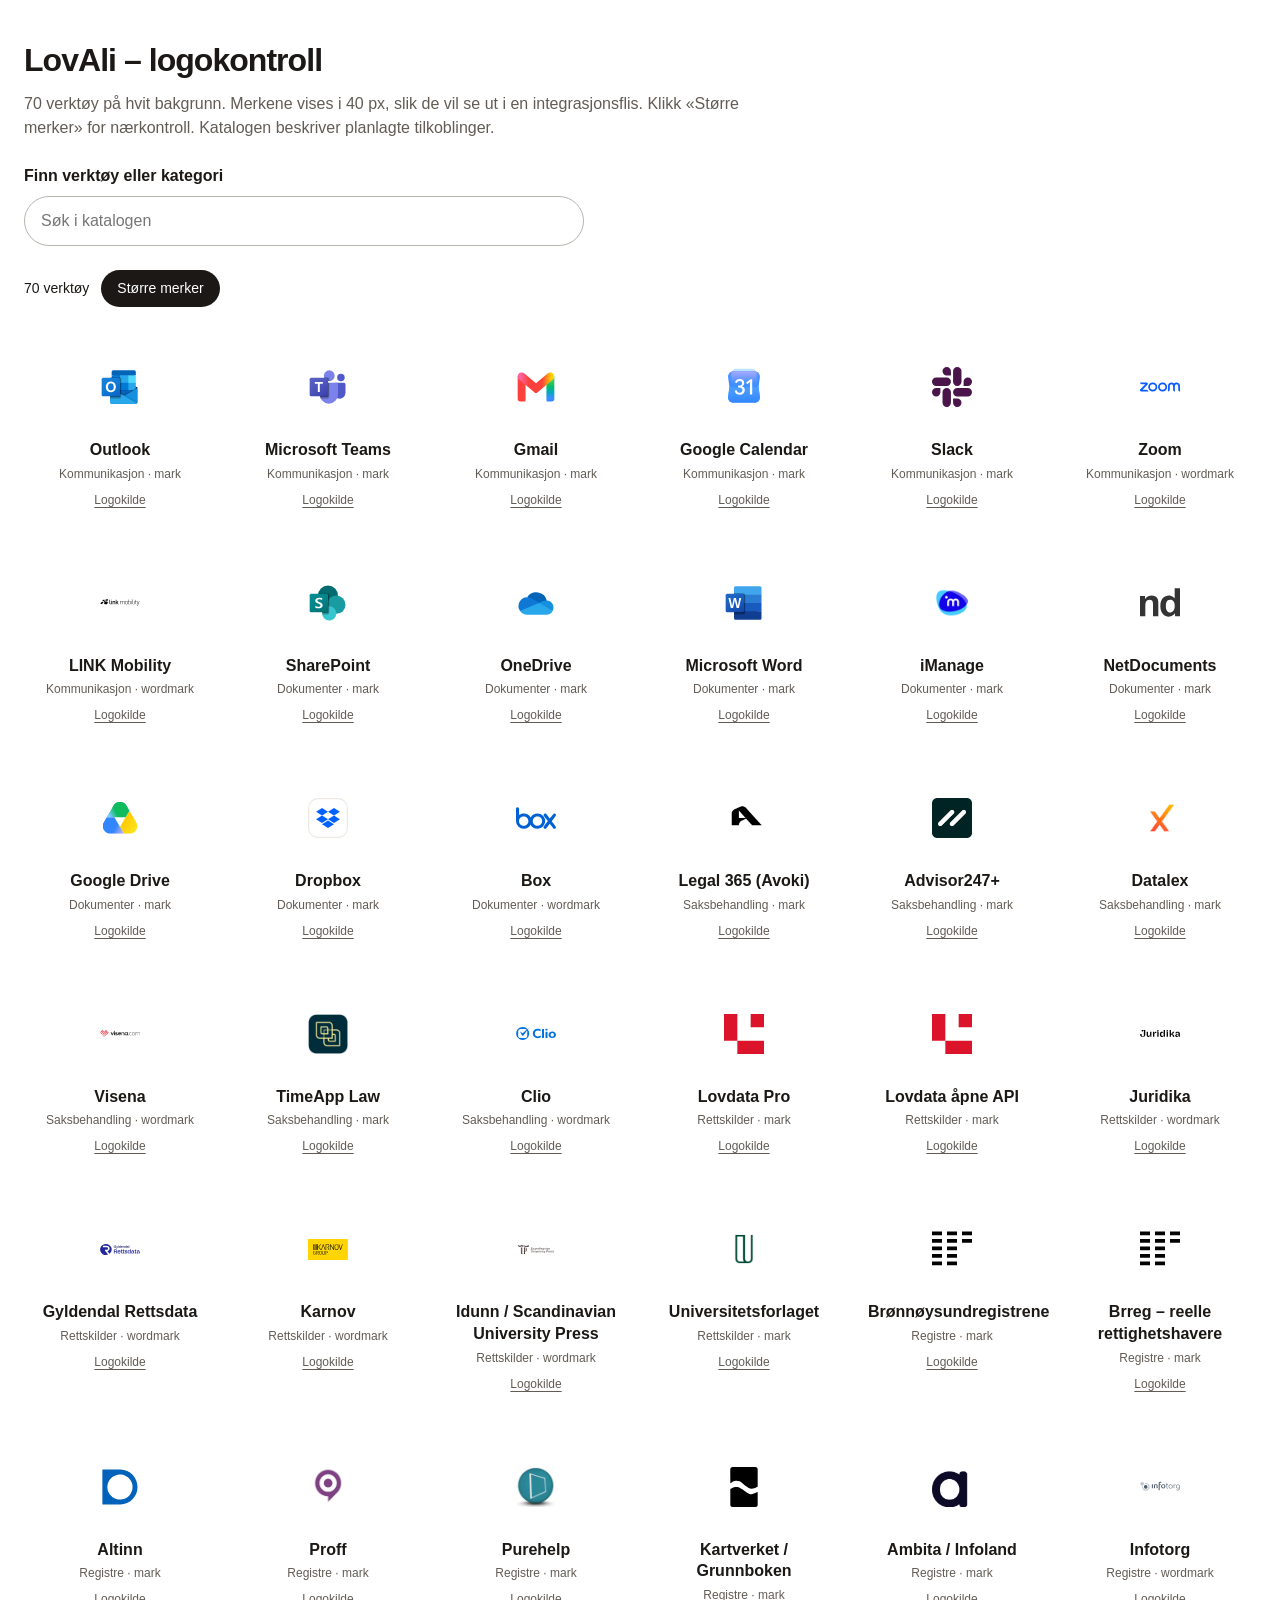
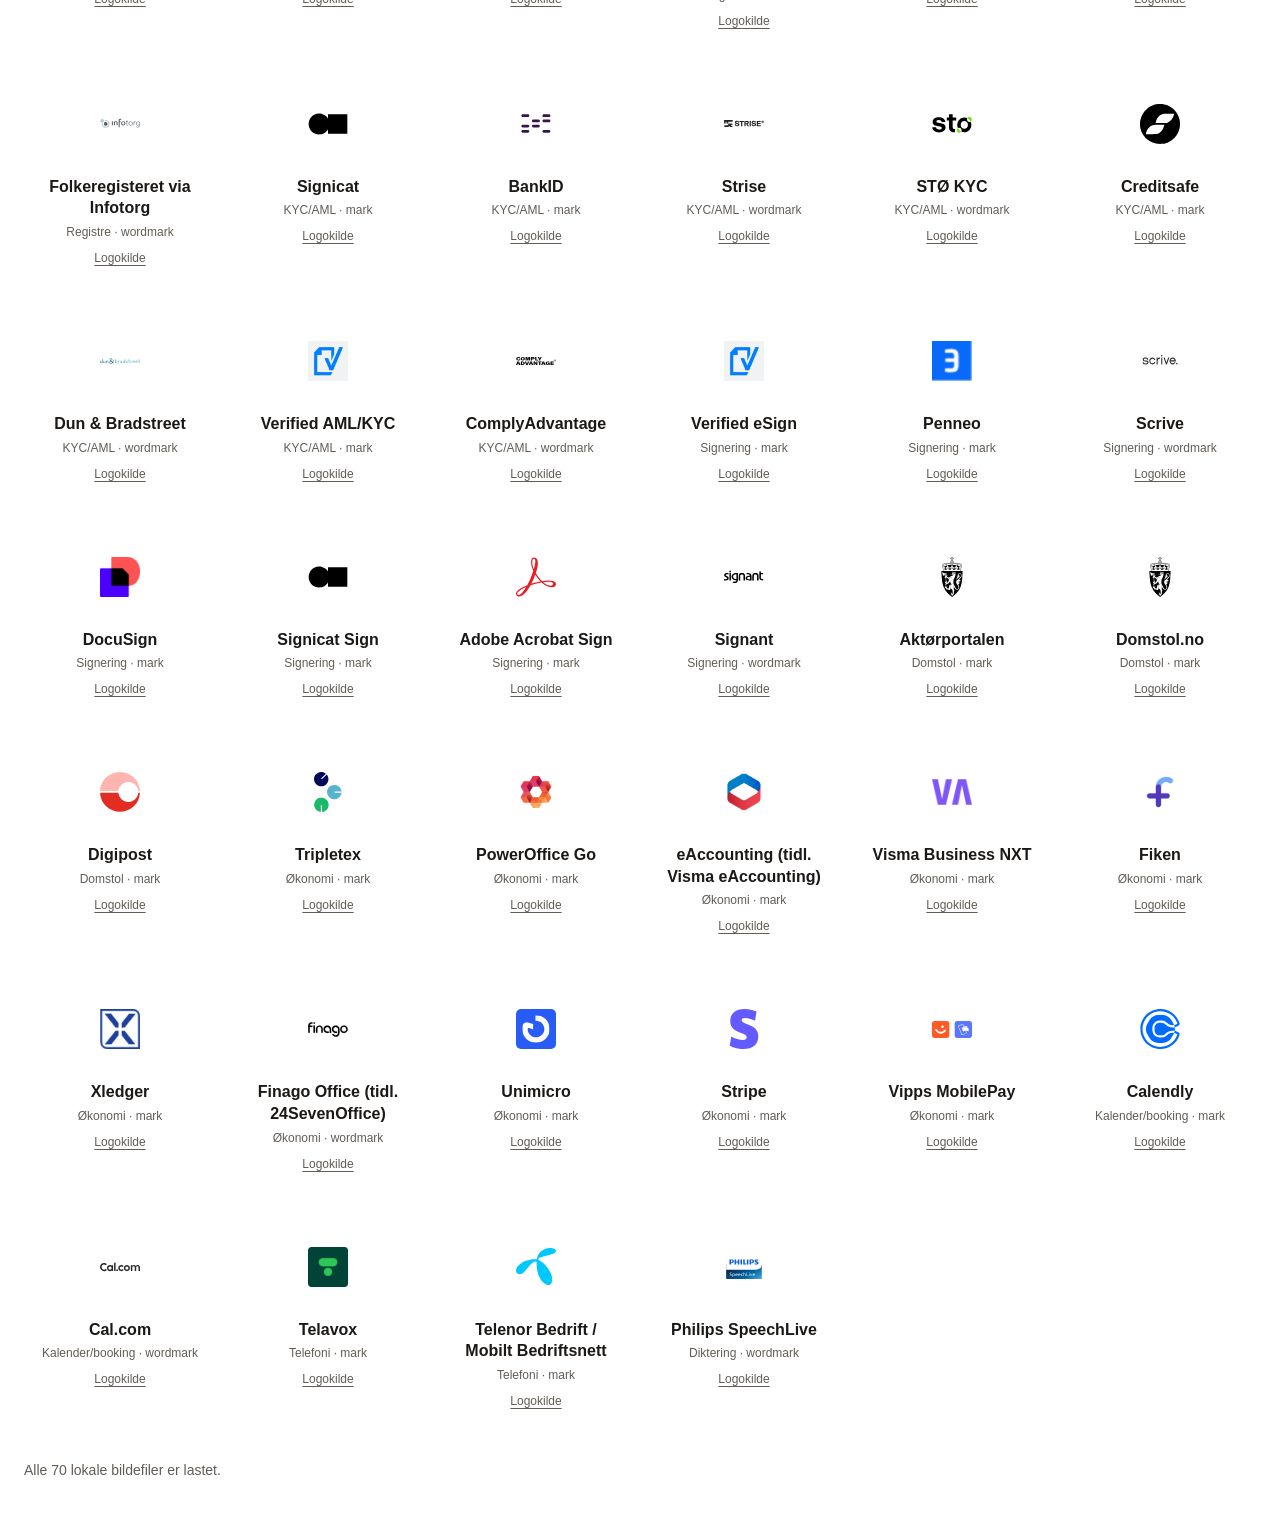
<file: logos/_contact-sheet.html>
<!doctype html>
<html lang="nb"><head><meta charset="utf-8"><meta name="viewport" content="width=device-width, initial-scale=1"><title>LovAli – logokontroll</title><style>
:root{color-scheme:light}*{box-sizing:border-box}body{margin:0;background:#fff;color:#1b1815;font:16px/1.5 -apple-system,BlinkMacSystemFont,"Segoe UI",sans-serif}main{max-width:1400px;margin:auto;padding:36px 24px}h1{font-size:32px;letter-spacing:-.03em;margin:0 0 8px}header p{color:#625c55;max-width:720px;margin:0 0 24px}label{display:block;font-weight:600}input{font:inherit;width:min(100%,560px);padding:12px 16px;margin:8px 0 24px;border:1px solid #b8b4ae;border-radius:999px;background:#fff;color:inherit}input:focus{outline:2px solid #1b1815;outline-offset:2px}.grid{display:grid;grid-template-columns:repeat(auto-fill,minmax(172px,1fr));gap:24px 16px}article{min-width:0;padding:12px;text-align:center}article[hidden]{display:none}.image{height:88px;display:flex;align-items:center;justify-content:center}img{width:40px;height:40px;object-fit:contain}.image img.failed{display:none}h2{font-size:16px;font-weight:600;margin:8px 0 4px;line-height:1.35}article p,article a{font-size:12px;color:#625c55;margin:4px 0}a{text-underline-offset:3px}.status{font-size:14px;margin:0 0 24px}button{font:inherit;background:#1b1815;color:white;border:0;border-radius:999px;padding:8px 16px;cursor:pointer;margin-left:12px}body.large img{width:88px;height:88px}body.large .image{height:112px}.error{color:#9b2323}footer{margin-top:36px;color:#625c55;font-size:14px}@media print{input,label,button{display:none}.grid{grid-template-columns:repeat(5,1fr);gap:12px}article{break-inside:avoid}}
</style></head><body><main><header><h1>LovAli – logokontroll</h1><p>70 verktøy på hvit bakgrunn. Merkene vises i 40 px, slik de vil se ut i en integrasjonsflis. Klikk «Større merker» for nærkontroll. Katalogen beskriver planlagte tilkoblinger.</p></header><label for="search">Finn verktøy eller kategori</label><input id="search" type="search" placeholder="Søk i katalogen" autocomplete="off"><p class="status"><span id="count">70 verktøy</span><button id="size" type="button" aria-pressed="false">Større merker</button></p><section class="grid" aria-label="Logoer"><article data-search="outlook kommunikasjon"><div class="image"><img src="outlook.svg" alt="Outlook logo" width="40" height="40"></div><h2>Outlook</h2><p>Kommunikasjon · mark</p><a href="https://static2.sharepointonline.com/files/fabric/assets/brand-icons/product/svg/outlook_48x1.svg">Logokilde</a></article><article data-search="microsoft teams kommunikasjon"><div class="image"><img src="teams.svg" alt="Microsoft Teams logo" width="40" height="40"></div><h2>Microsoft Teams</h2><p>Kommunikasjon · mark</p><a href="https://static2.sharepointonline.com/files/fabric/assets/brand-icons/product/svg/teams_48x1.svg">Logokilde</a></article><article data-search="gmail kommunikasjon"><div class="image"><img src="gmail.svg" alt="Gmail logo" width="40" height="40"></div><h2>Gmail</h2><p>Kommunikasjon · mark</p><a href="https://www.gstatic.com/images/branding/productlogos/gmail_2026/v2/web/192px.svg">Logokilde</a></article><article data-search="google calendar kommunikasjon"><div class="image"><img src="google-calendar.svg" alt="Google Calendar logo" width="40" height="40"></div><h2>Google Calendar</h2><p>Kommunikasjon · mark</p><a href="https://www.gstatic.com/images/branding/productlogos/calendar_2026/v2/web/192px.svg">Logokilde</a></article><article data-search="slack kommunikasjon"><div class="image"><img src="slack.svg" alt="Slack logo" width="40" height="40"></div><h2>Slack</h2><p>Kommunikasjon · mark</p><a href="https://cdn.jsdelivr.net/npm/simple-icons@latest/icons/slack.svg">Logokilde</a></article><article data-search="zoom kommunikasjon"><div class="image"><img src="zoom.svg" alt="Zoom logo" width="40" height="40"></div><h2>Zoom</h2><p>Kommunikasjon · wordmark</p><a href="https://cdn.jsdelivr.net/npm/simple-icons@latest/icons/zoom.svg">Logokilde</a></article><article data-search="link mobility kommunikasjon"><div class="image"><img src="link-mobility.svg" alt="LINK Mobility logo" width="40" height="40"></div><h2>LINK Mobility</h2><p>Kommunikasjon · wordmark</p><a href="https://www.linkmobility.com/">Logokilde</a></article><article data-search="sharepoint dokumenter"><div class="image"><img src="sharepoint.svg" alt="SharePoint logo" width="40" height="40"></div><h2>SharePoint</h2><p>Dokumenter · mark</p><a href="https://static2.sharepointonline.com/files/fabric/assets/brand-icons/product/svg/sharepoint_48x1.svg">Logokilde</a></article><article data-search="onedrive dokumenter"><div class="image"><img src="onedrive.svg" alt="OneDrive logo" width="40" height="40"></div><h2>OneDrive</h2><p>Dokumenter · mark</p><a href="https://static2.sharepointonline.com/files/fabric/assets/brand-icons/product/svg/onedrive_48x1.svg">Logokilde</a></article><article data-search="microsoft word dokumenter"><div class="image"><img src="word.svg" alt="Microsoft Word logo" width="40" height="40"></div><h2>Microsoft Word</h2><p>Dokumenter · mark</p><a href="https://static2.sharepointonline.com/files/fabric/assets/brand-icons/product/svg/word_48x1.svg">Logokilde</a></article><article data-search="imanage dokumenter"><div class="image"><img src="imanage.png" alt="iManage logo" width="40" height="40"></div><h2>iManage</h2><p>Dokumenter · mark</p><a href="https://imanage.com/media/h5nfoq4h/imanage-favicon.png?width=192&amp;height=192">Logokilde</a></article><article data-search="netdocuments dokumenter"><div class="image"><img src="netdocuments.svg" alt="NetDocuments logo" width="40" height="40"></div><h2>NetDocuments</h2><p>Dokumenter · mark</p><a href="https://www.netdocuments.com/">Logokilde</a></article><article data-search="google drive dokumenter"><div class="image"><img src="google-drive.svg" alt="Google Drive logo" width="40" height="40"></div><h2>Google Drive</h2><p>Dokumenter · mark</p><a href="https://www.gstatic.com/images/branding/productlogos/drive_2026/v2/web/192px.svg">Logokilde</a></article><article data-search="dropbox dokumenter"><div class="image"><img src="dropbox.svg" alt="Dropbox logo" width="40" height="40"></div><h2>Dropbox</h2><p>Dokumenter · mark</p><a href="https://fjord.dropboxstatic.com/warp/conversion/dropbox/warp/icons/Dropbox-logo-nav.svg?id=d587e174-e284-42e8-a18c-85c0d8e57e9e">Logokilde</a></article><article data-search="box dokumenter"><div class="image"><img src="box.svg" alt="Box logo" width="40" height="40"></div><h2>Box</h2><p>Dokumenter · wordmark</p><a href="https://cdn.jsdelivr.net/npm/simple-icons@latest/icons/box.svg">Logokilde</a></article><article data-search="legal 365 (avoki) saksbehandling"><div class="image"><img src="legal365.png" alt="Legal 365 (Avoki) logo" width="40" height="40"></div><h2>Legal 365 (Avoki)</h2><p>Saksbehandling · mark</p><a href="https://www.avoki.com/media/ykqln302/a-favicon.ico">Logokilde</a></article><article data-search="advisor247+ saksbehandling"><div class="image"><img src="advisor247.png" alt="Advisor247+ logo" width="40" height="40"></div><h2>Advisor247+</h2><p>Saksbehandling · mark</p><a href="https://advisor.no/wp-content/uploads/2026/02/Advisor-favicon-300x300.png">Logokilde</a></article><article data-search="datalex saksbehandling"><div class="image"><img src="datalex.svg" alt="Datalex logo" width="40" height="40"></div><h2>Datalex</h2><p>Saksbehandling · mark</p><a href="https://datalexsoftware.no/favicon.svg">Logokilde</a></article><article data-search="visena saksbehandling"><div class="image"><img src="visena.png" alt="Visena logo" width="40" height="40"></div><h2>Visena</h2><p>Saksbehandling · wordmark</p><a href="https://www.visena.com/hs-fs/hubfs/logo(transparent)-2.png?width=1031&amp;height=171&amp;name=logo(transparent)-2.png">Logokilde</a></article><article data-search="timeapp law saksbehandling"><div class="image"><img src="timeapp-law.png" alt="TimeApp Law logo" width="40" height="40"></div><h2>TimeApp Law</h2><p>Saksbehandling · mark</p><a href="https://timeapp.law/wp-content/uploads/2024/10/cropped-flat-logo-square-round-192x192.png">Logokilde</a></article><article data-search="clio saksbehandling"><div class="image"><img src="clio.svg" alt="Clio logo" width="40" height="40"></div><h2>Clio</h2><p>Saksbehandling · wordmark</p><a href="https://www.clio.com/wp-content/uploads/2025/09/clio-logo.svg">Logokilde</a></article><article data-search="lovdata pro rettskilder"><div class="image"><img src="lovdata.svg" alt="Lovdata Pro logo" width="40" height="40"></div><h2>Lovdata Pro</h2><p>Rettskilder · mark</p><a href="https://lovdata.no/pro/resources/images/icons/favicon.svg">Logokilde</a></article><article data-search="lovdata åpne api rettskilder"><div class="image"><img src="lovdata-api.svg" alt="Lovdata åpne API logo" width="40" height="40"></div><h2>Lovdata åpne API</h2><p>Rettskilder · mark</p><a href="https://lovdata.no/pro/resources/images/icons/favicon.svg">Logokilde</a></article><article data-search="juridika rettskilder"><div class="image"><img src="juridika.svg" alt="Juridika logo" width="40" height="40"></div><h2>Juridika</h2><p>Rettskilder · wordmark</p><a href="https://juridika.no/">Logokilde</a></article><article data-search="gyldendal rettsdata rettskilder"><div class="image"><img src="rettsdata.svg" alt="Gyldendal Rettsdata logo" width="40" height="40"></div><h2>Gyldendal Rettsdata</h2><p>Rettskilder · wordmark</p><a href="https://www.rettsdata.no/_next/static/media/rettsdata-logo-pos.2w3-rvh23spoq.svg">Logokilde</a></article><article data-search="karnov rettskilder"><div class="image"><img src="karnov.svg" alt="Karnov logo" width="40" height="40"></div><h2>Karnov</h2><p>Rettskilder · wordmark</p><a href="https://www.karnovgroup.com/en/wp-content/uploads/sites/2/2025/09/karnov-logo-yellow-with-padding.svg">Logokilde</a></article><article data-search="idunn / scandinavian university press rettskilder"><div class="image"><img src="idunn.svg" alt="Idunn / Scandinavian University Press logo" width="40" height="40"></div><h2>Idunn / Scandinavian University Press</h2><p>Rettskilder · wordmark</p><a href="https://www.idunn.no/specs/products/sup/releasedAssets/images/logo-brown-68ed8f7dfb376a74f5c711077fef2cf3.svg">Logokilde</a></article><article data-search="universitetsforlaget rettskilder"><div class="image"><img src="universitetsforlaget.png" alt="Universitetsforlaget logo" width="40" height="40"></div><h2>Universitetsforlaget</h2><p>Rettskilder · mark</p><a href="https://www.universitetsforlaget.no/media/favicon/websites/1/FAV-Icon.png">Logokilde</a></article><article data-search="brønnøysundregistrene registre"><div class="image"><img src="brreg.svg" alt="Brønnøysundregistrene logo" width="40" height="40"></div><h2>Brønnøysundregistrene</h2><p>Registre · mark</p><a href="https://scf.brreg.no/bilder/favicons/safari-pinned-tab.svg?v=2">Logokilde</a></article><article data-search="brreg – reelle rettighetshavere registre"><div class="image"><img src="brreg-rrh.svg" alt="Brreg – reelle rettighetshavere logo" width="40" height="40"></div><h2>Brreg – reelle rettighetshavere</h2><p>Registre · mark</p><a href="https://scf.brreg.no/bilder/favicons/safari-pinned-tab.svg?v=2">Logokilde</a></article><article data-search="altinn registre"><div class="image"><img src="altinn.svg" alt="Altinn logo" width="40" height="40"></div><h2>Altinn</h2><p>Registre · mark</p><a href="https://info.altinn.no/assets/favicon/safari-pinned-tab.svg">Logokilde</a></article><article data-search="proff registre"><div class="image"><img src="proff.png" alt="Proff logo" width="40" height="40"></div><h2>Proff</h2><p>Registre · mark</p><a href="https://static.proff.no/reports/proff-firmarapport-premium.pdf">Logokilde</a></article><article data-search="purehelp registre"><div class="image"><img src="purehelp.png" alt="Purehelp logo" width="40" height="40"></div><h2>Purehelp</h2><p>Registre · mark</p><a href="https://www.purehelp.no/images/apple-touch-180x180.png">Logokilde</a></article><article data-search="kartverket / grunnboken registre"><div class="image"><img src="kartverket.svg" alt="Kartverket / Grunnboken logo" width="40" height="40"></div><h2>Kartverket / Grunnboken</h2><p>Registre · mark</p><a href="https://www.kartverket.no/public/favicons/safari-pinned-tab.svg">Logokilde</a></article><article data-search="ambita / infoland registre"><div class="image"><img src="ambita.png" alt="Ambita / Infoland logo" width="40" height="40"></div><h2>Ambita / Infoland</h2><p>Registre · mark</p><a href="https://www.ambita.com/hubfs/A-Oct-01-2026-12-38-46-0689-PM.png">Logokilde</a></article><article data-search="infotorg registre"><div class="image"><img src="infotorg.svg" alt="Infotorg logo" width="40" height="40"></div><h2>Infotorg</h2><p>Registre · wordmark</p><a href="https://www.infotorg.no/_nuxt/img/logo-colored.7e9f890.svg">Logokilde</a></article><article data-search="folkeregisteret via infotorg registre"><div class="image"><img src="folkeregisteret.svg" alt="Folkeregisteret via Infotorg logo" width="40" height="40"></div><h2>Folkeregisteret via Infotorg</h2><p>Registre · wordmark</p><a href="https://www.infotorg.no/_nuxt/img/logo-colored.7e9f890.svg">Logokilde</a></article><article data-search="signicat kyc/aml"><div class="image"><img src="signicat.svg" alt="Signicat logo" width="40" height="40"></div><h2>Signicat</h2><p>KYC/AML · mark</p><a href="https://www.signicat.com/images/safari-pinned-tab.svg">Logokilde</a></article><article data-search="bankid kyc/aml"><div class="image"><img src="bankid.svg" alt="BankID logo" width="40" height="40"></div><h2>BankID</h2><p>KYC/AML · mark</p><a href="https://cdn.sanity.io/files/oblcsyoh/production/e2e6c18aba22474c54f215051048ab3e7e161bfd.zip">Logokilde</a></article><article data-search="strise kyc/aml"><div class="image"><img src="strise.svg" alt="Strise logo" width="40" height="40"></div><h2>Strise</h2><p>KYC/AML · wordmark</p><a href="https://cdn.prod.website-files.com/69149b7f843275e5b68795d7/691c6ac04bc8c264b2382539_strise-logo.svg">Logokilde</a></article><article data-search="stø kyc kyc/aml"><div class="image"><img src="stoe-kyc.svg" alt="STØ KYC logo" width="40" height="40"></div><h2>STØ KYC</h2><p>KYC/AML · wordmark</p><a href="https://stoe.no/tjenester/kyc">Logokilde</a></article><article data-search="creditsafe kyc/aml"><div class="image"><img src="creditsafe.svg" alt="Creditsafe logo" width="40" height="40"></div><h2>Creditsafe</h2><p>KYC/AML · mark</p><a href="https://www.creditsafe.com/etc.clientlibs/creditsafe/clientlibs/clientlib-base/resources/icons/safari-pinned-tab.svg">Logokilde</a></article><article data-search="dun &amp; bradstreet kyc/aml"><div class="image"><img src="dun-bradstreet.svg" alt="Dun &amp; Bradstreet logo" width="40" height="40"></div><h2>Dun &amp; Bradstreet</h2><p>KYC/AML · wordmark</p><a href="https://www.dnb.com/content/experience-fragments/dnb-marketing-website/no/no/site/header/master1/_jcr_content/root/headercontainer/_cq_logo.coreimg.svg/1785877950628/logo-dnb-wordmark.svg">Logokilde</a></article><article data-search="verified aml/kyc kyc/aml"><div class="image"><img src="verified-kyc.png" alt="Verified AML/KYC logo" width="40" height="40"></div><h2>Verified AML/KYC</h2><p>KYC/AML · mark</p><a href="https://cdn.prod.website-files.com/673465721b3bde53fcaa44dc/6756dd890ce435914ef0866b_6579b21e5218ee8e2a61cb5a_webclip.png">Logokilde</a></article><article data-search="complyadvantage kyc/aml"><div class="image"><img src="complyadvantage.svg" alt="ComplyAdvantage logo" width="40" height="40"></div><h2>ComplyAdvantage</h2><p>KYC/AML · wordmark</p><a href="https://www.complyadvantage.com/">Logokilde</a></article><article data-search="verified esign signering"><div class="image"><img src="verified.png" alt="Verified eSign logo" width="40" height="40"></div><h2>Verified eSign</h2><p>Signering · mark</p><a href="https://cdn.prod.website-files.com/673465721b3bde53fcaa44dc/6756dd890ce435914ef0866b_6579b21e5218ee8e2a61cb5a_webclip.png">Logokilde</a></article><article data-search="penneo signering"><div class="image"><img src="penneo.png" alt="Penneo logo" width="40" height="40"></div><h2>Penneo</h2><p>Signering · mark</p><a href="https://penneo.com/wp-content/uploads/2024/07/cropped-favicon-192x192.png">Logokilde</a></article><article data-search="scrive signering"><div class="image"><img src="scrive.svg" alt="Scrive logo" width="40" height="40"></div><h2>Scrive</h2><p>Signering · wordmark</p><a href="https://www.scrive.com/logo.svg">Logokilde</a></article><article data-search="docusign signering"><div class="image"><img src="docusign.png" alt="DocuSign logo" width="40" height="40"></div><h2>DocuSign</h2><p>Signering · mark</p><a href="https://www.docusign.com/assets/images/android-chrome-192x192.png">Logokilde</a></article><article data-search="signicat sign signering"><div class="image"><img src="signicat-sign.svg" alt="Signicat Sign logo" width="40" height="40"></div><h2>Signicat Sign</h2><p>Signering · mark</p><a href="https://www.signicat.com/images/safari-pinned-tab.svg">Logokilde</a></article><article data-search="adobe acrobat sign signering"><div class="image"><img src="adobe-sign.svg" alt="Adobe Acrobat Sign logo" width="40" height="40"></div><h2>Adobe Acrobat Sign</h2><p>Signering · mark</p><a href="https://cdn.jsdelivr.net/npm/simple-icons@latest/icons/adobeacrobatreader.svg">Logokilde</a></article><article data-search="signant signering"><div class="image"><img src="signant.svg" alt="Signant logo" width="40" height="40"></div><h2>Signant</h2><p>Signering · wordmark</p><a href="https://info.signant.no/wp-content/uploads/2017/07/signant_logo.svg">Logokilde</a></article><article data-search="aktørportalen domstol"><div class="image"><img src="aktorportalen.svg" alt="Aktørportalen logo" width="40" height="40"></div><h2>Aktørportalen</h2><p>Domstol · mark</p><a href="https://www.domstol.no/spaview/app.html.spa/favicon.svg">Logokilde</a></article><article data-search="domstol.no domstol"><div class="image"><img src="domstol.svg" alt="Domstol.no logo" width="40" height="40"></div><h2>Domstol.no</h2><p>Domstol · mark</p><a href="https://www.domstol.no/spaview/app.html.spa/favicon.svg">Logokilde</a></article><article data-search="digipost domstol"><div class="image"><img src="digipost.svg" alt="Digipost logo" width="40" height="40"></div><h2>Digipost</h2><p>Domstol · mark</p><a href="https://www.digipost.no/_/asset/no.posten.website:000001a0c8c47f60/favicon/favicon.svg">Logokilde</a></article><article data-search="tripletex økonomi"><div class="image"><img src="tripletex.svg" alt="Tripletex logo" width="40" height="40"></div><h2>Tripletex</h2><p>Økonomi · mark</p><a href="https://www.tripletex.no/wp-content/uploads/2022/05/tt-logo-icon.svg">Logokilde</a></article><article data-search="poweroffice go økonomi"><div class="image"><img src="poweroffice.png" alt="PowerOffice Go logo" width="40" height="40"></div><h2>PowerOffice Go</h2><p>Økonomi · mark</p><a href="https://poweroffice.s3.eu-north-1.amazonaws.com/poweroffice-logo-naked.png">Logokilde</a></article><article data-search="eaccounting (tidl. visma eaccounting) økonomi"><div class="image"><img src="visma-eaccounting.png" alt="eAccounting (tidl. Visma eAccounting) logo" width="40" height="40"></div><h2>eAccounting (tidl. Visma eAccounting)</h2><p>Økonomi · mark</p><a href="https://www.eaccounting.no/wp-content/uploads/2023/03/eAccounting-logo-ikon.png">Logokilde</a></article><article data-search="visma business nxt økonomi"><div class="image"><img src="business-nxt.png" alt="Visma Business NXT logo" width="40" height="40"></div><h2>Visma Business NXT</h2><p>Økonomi · mark</p><a href="https://cdn.prod.website-files.com/69787181d8720ea08c1f22d4/6a06eb2b3fd5ee561effd68f_Favicon.png">Logokilde</a></article><article data-search="fiken økonomi"><div class="image"><img src="fiken.png" alt="Fiken logo" width="40" height="40"></div><h2>Fiken</h2><p>Økonomi · mark</p><a href="https://fiken.no/android-chrome-192x192.png">Logokilde</a></article><article data-search="xledger økonomi"><div class="image"><img src="xledger.png" alt="Xledger logo" width="40" height="40"></div><h2>Xledger</h2><p>Økonomi · mark</p><a href="https://xledger.com/no/wp-content/uploads/sites/19/2025/07/cropped-favicon-192x192.png">Logokilde</a></article><article data-search="finago office (tidl. 24sevenoffice) økonomi"><div class="image"><img src="24sevenoffice.svg" alt="Finago Office (tidl. 24SevenOffice) logo" width="40" height="40"></div><h2>Finago Office (tidl. 24SevenOffice)</h2><p>Økonomi · wordmark</p><a href="https://finago.no/hubfs/2025%20-%20Finago%20theme/Logos/logo-black.svg">Logokilde</a></article><article data-search="unimicro økonomi"><div class="image"><img src="unimicro.svg" alt="Unimicro logo" width="40" height="40"></div><h2>Unimicro</h2><p>Økonomi · mark</p><a href="https://unimicro.no/favicons/Favicon.svg">Logokilde</a></article><article data-search="stripe økonomi"><div class="image"><img src="stripe.svg" alt="Stripe logo" width="40" height="40"></div><h2>Stripe</h2><p>Økonomi · mark</p><a href="https://cdn.jsdelivr.net/npm/simple-icons@latest/icons/stripe.svg">Logokilde</a></article><article data-search="vipps mobilepay økonomi"><div class="image"><img src="vipps.svg" alt="Vipps MobilePay logo" width="40" height="40"></div><h2>Vipps MobilePay</h2><p>Økonomi · mark</p><a href="https://vippsmobilepay.com/_next/static/media/logo.1a2gwt8qiayrl.svg?dpl=8da8fbf35b3346f92b6531a50814a68762f55bed">Logokilde</a></article><article data-search="calendly kalender/booking"><div class="image"><img src="calendly.svg" alt="Calendly logo" width="40" height="40"></div><h2>Calendly</h2><p>Kalender/booking · mark</p><a href="https://cdn.jsdelivr.net/npm/simple-icons@latest/icons/calendly.svg">Logokilde</a></article><article data-search="cal.com kalender/booking"><div class="image"><img src="cal-com.svg" alt="Cal.com logo" width="40" height="40"></div><h2>Cal.com</h2><p>Kalender/booking · wordmark</p><a href="https://cdn.jsdelivr.net/npm/simple-icons@latest/icons/caldotcom.svg">Logokilde</a></article><article data-search="telavox telefoni"><div class="image"><img src="telavox.png" alt="Telavox logo" width="40" height="40"></div><h2>Telavox</h2><p>Telefoni · mark</p><a href="https://telavox.no/wp-content/uploads/2026/01/cropped-Favicon-1200x1200_Telavox-192x192.png">Logokilde</a></article><article data-search="telenor bedrift / mobilt bedriftsnett telefoni"><div class="image"><img src="telenor.svg" alt="Telenor Bedrift / Mobilt Bedriftsnett logo" width="40" height="40"></div><h2>Telenor Bedrift / Mobilt Bedriftsnett</h2><p>Telefoni · mark</p><a href="https://www.telenor.no/telenorlogo.svg">Logokilde</a></article><article data-search="philips speechlive diktering"><div class="image"><img src="speechlive.svg" alt="Philips SpeechLive logo" width="40" height="40"></div><h2>Philips SpeechLive</h2><p>Diktering · wordmark</p><a href="https://www.speechlive.com/public/website_template/Images/speech-live-logo.svg">Logokilde</a></article></section><footer id="health">Kontrollerer lokale bildefiler …</footer></main><script>
const cards=[...document.querySelectorAll('article')],input=document.getElementById('search');input.addEventListener('input',()=>{const q=input.value.trim().toLocaleLowerCase('nb');let n=0;cards.forEach(c=>{c.hidden=!c.dataset.search.includes(q);if(!c.hidden)n++});document.getElementById('count').textContent=n+' verktøy'});document.getElementById('size').addEventListener('click',e=>{const active=document.body.classList.toggle('large');e.currentTarget.setAttribute('aria-pressed',String(active));e.currentTarget.textContent=active?'40 px merker':'Større merker'});Promise.all([...document.images].map(img=>new Promise(resolve=>{const done=()=>resolve(img.complete&&img.naturalWidth>0);if(img.complete)done();else{img.onload=done;img.onerror=done}}))).then(results=>{const bad=results.filter(x=>!x).length;document.getElementById('health').textContent=bad?bad+' bildefiler kunne ikke lastes.':'Alle 70 lokale bildefiler er lastet.';document.getElementById('health').classList.toggle('error',bad>0)});
</script></body></html>
</file>
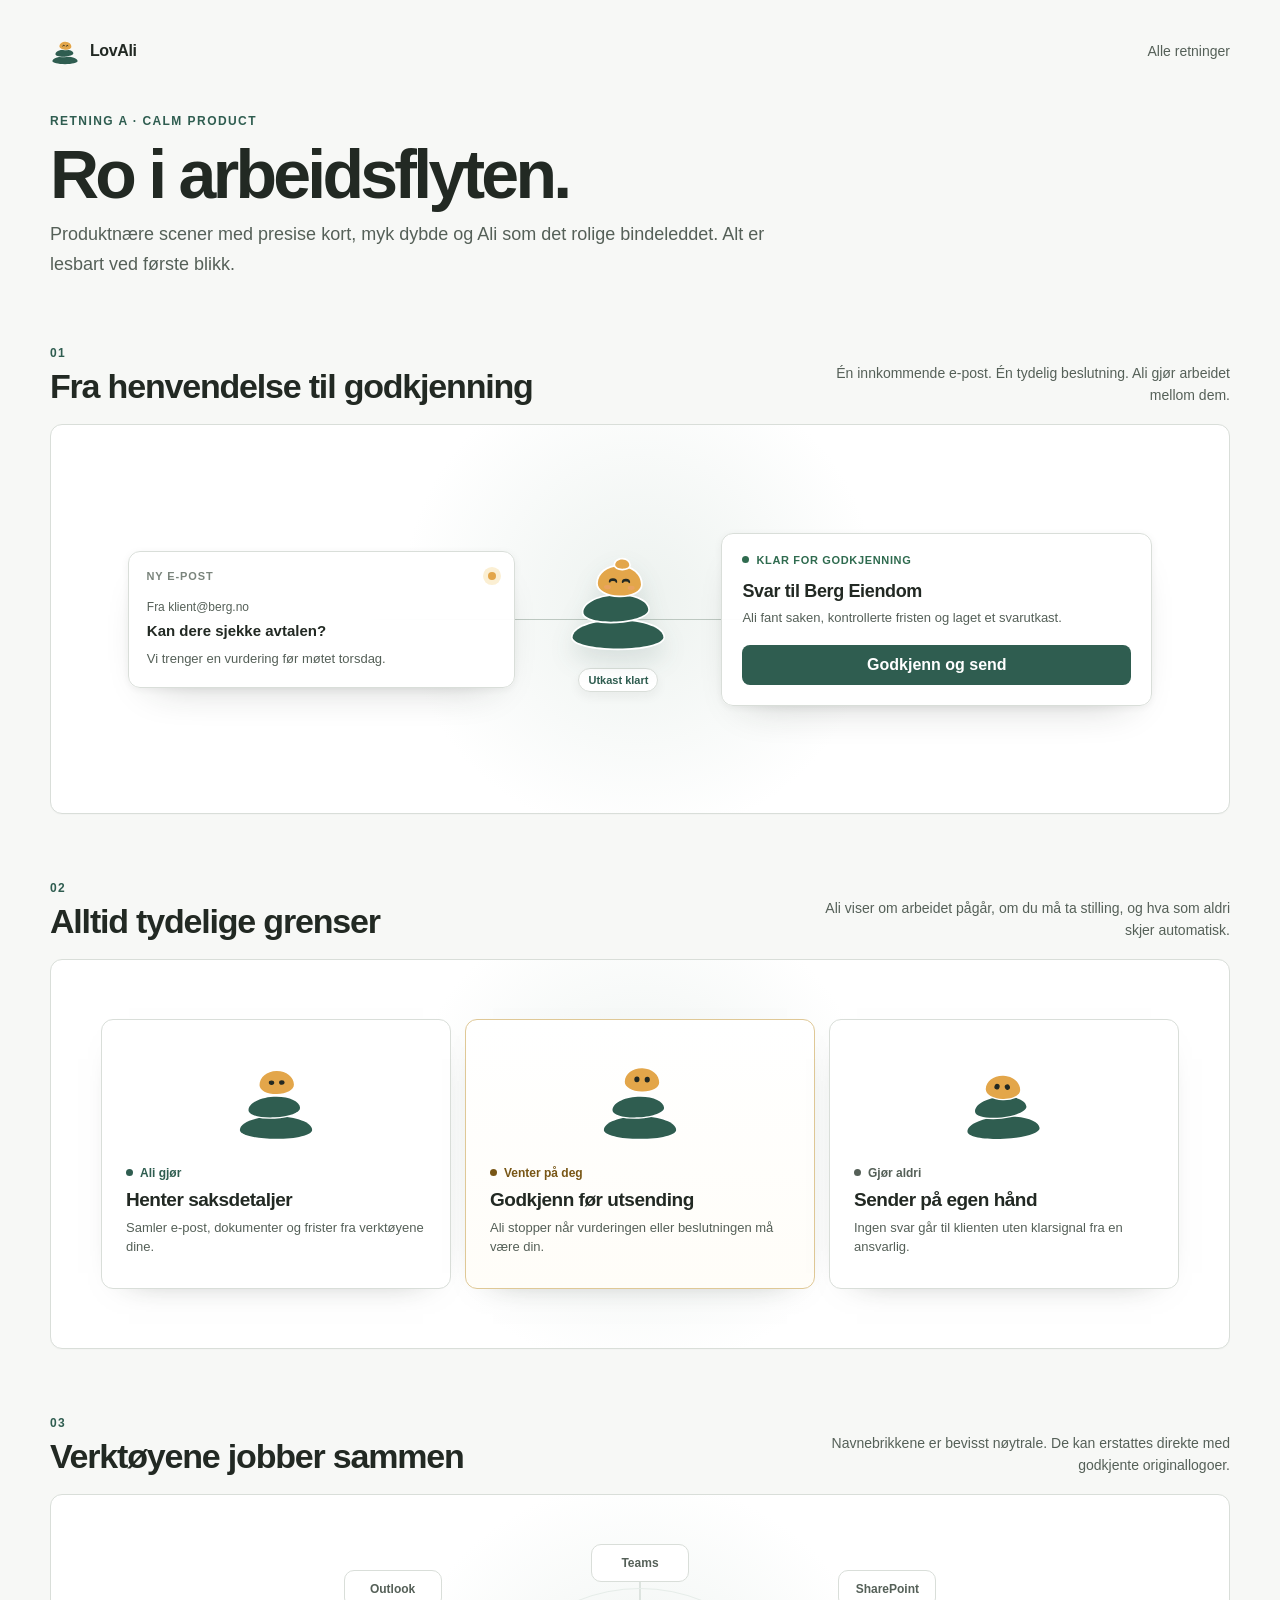
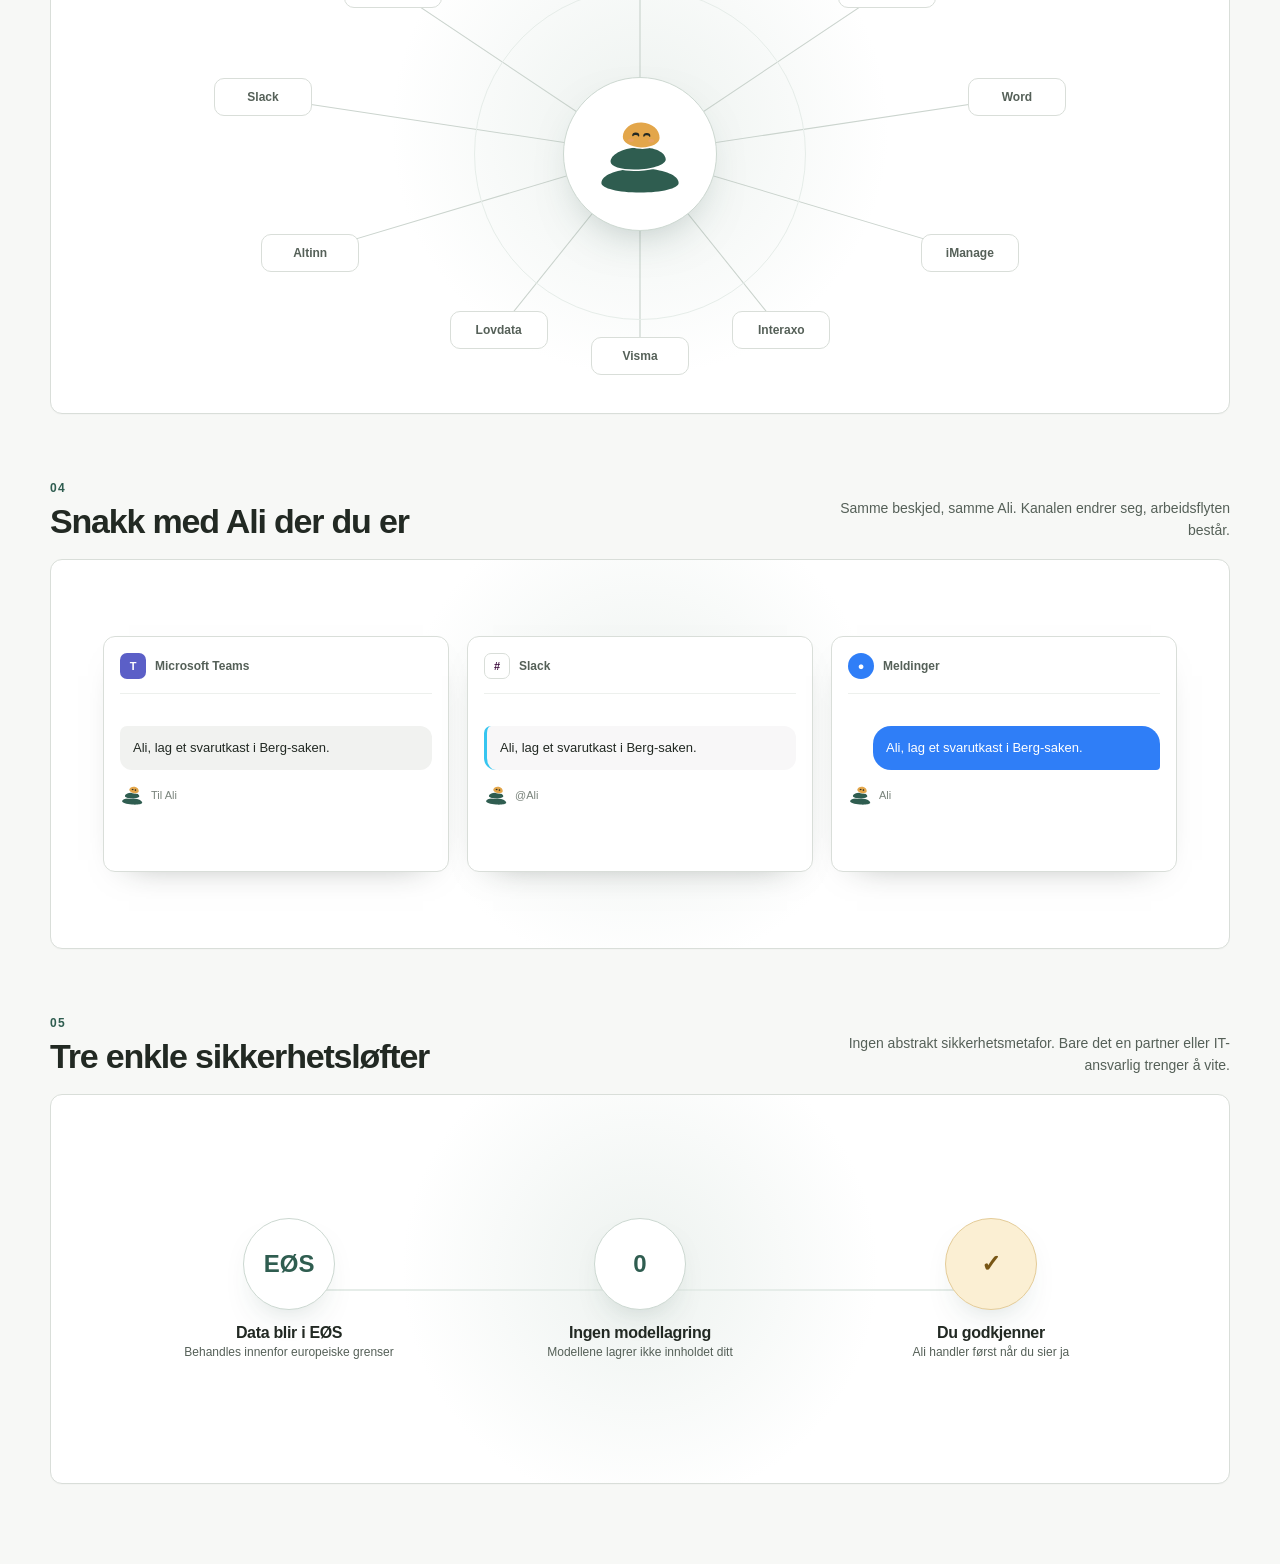
<file: brand/illustrations/direction-a.html>
<!doctype html>
<html lang="no">
<head>
  <meta charset="utf-8">
  <meta name="viewport" content="width=device-width, initial-scale=1">
  <title>LovAli illustrasjonsretning A: Calm product</title>
  <style>
    :root {
      --bg: #f7f8f6;
      --panel: #ffffff;
      --raised: #fafbf9;
      --fg: #222923;
      --soft: #556058;
      --faint: #7a847c;
      --line: #d9ded9;
      --pine: #2f5d50;
      --pine-deep: #234a3f;
      --pine-wash: #e6ede9;
      --multe: #e3a64a;
      --multe-wash: #fbefd3;
      --ok: #2f6b4f;
      --shadow: 0 18px 44px -26px rgba(34, 41, 35, .32), 0 2px 8px rgba(34, 41, 35, .06);
      --sans: "Schibsted Grotesk", Inter, -apple-system, BlinkMacSystemFont, "Segoe UI", sans-serif;
    }

    * { box-sizing: border-box; }
    html { color-scheme: light; }
    body {
      margin: 0;
      background: var(--bg);
      color: var(--fg);
      font-family: var(--sans);
      -webkit-font-smoothing: antialiased;
    }
    a { color: inherit; }
    button { font: inherit; }
    .page { width: min(1180px, calc(100% - 40px)); margin: 0 auto; padding: 36px 0 80px; }
    .topbar { display: flex; align-items: center; justify-content: space-between; gap: 20px; margin-bottom: 48px; }
    .brand { display: flex; align-items: center; gap: 10px; font-weight: 720; letter-spacing: -.025em; }
    .brand-mark { width: 30px; height: 30px; }
    .brand-mark .ali { width: 30px; height: 30px; }
    .back { color: var(--soft); font-size: 14px; text-decoration: none; }
    .back:hover { color: var(--pine); }
    .intro { max-width: 720px; margin-bottom: 52px; }
    .eyebrow { color: var(--pine); font-size: 12px; font-weight: 760; letter-spacing: .12em; text-transform: uppercase; }
    h1 { margin: 12px 0 12px; font-size: clamp(38px, 6vw, 68px); line-height: 1; letter-spacing: -.055em; }
    .intro p { margin: 0; color: var(--soft); font-size: 18px; line-height: 1.65; }
    .study { margin-top: 64px; }
    .study-head { display: flex; justify-content: space-between; align-items: end; gap: 24px; margin-bottom: 18px; }
    .number { color: var(--pine); font: 700 12px/1 var(--sans); letter-spacing: .11em; }
    h2 { margin: 6px 0 0; font-size: clamp(24px, 3vw, 34px); letter-spacing: -.035em; }
    .study-head p { max-width: 430px; margin: 0; color: var(--soft); font-size: 14px; line-height: 1.55; text-align: right; }
    .frame {
      position: relative;
      overflow: hidden;
      min-height: 390px;
      border: 1px solid var(--line);
      border-radius: 12px;
      background: var(--panel);
      box-shadow: 0 1px 1px rgba(34, 41, 35, .02);
    }
    .frame::before {
      content: "";
      position: absolute;
      inset: 0;
      pointer-events: none;
      background: radial-gradient(circle at 50% 45%, rgba(230, 237, 233, .72), transparent 38%);
    }

    /* 1. One input, one calm decision. */
    .hero-vignette { display: grid; grid-template-columns: minmax(230px, .9fr) 150px minmax(270px, 1fr); align-items: center; gap: 28px; padding: 72px clamp(28px, 6vw, 82px); }
    .flow-rule { position: absolute; left: 24%; right: 24%; top: 50%; height: 1px; background: linear-gradient(90deg, transparent, #bdc8c1 18%, #bdc8c1 82%, transparent); }
    .mail-card, .approval-card { position: relative; z-index: 2; background: rgba(255,255,255,.96); border: 1px solid var(--line); border-radius: 12px; box-shadow: var(--shadow); }
    .mail-card { padding: 18px; animation: card-arrive .75s cubic-bezier(.2,.8,.2,1) both; }
    .mail-top { display: flex; align-items: center; justify-content: space-between; margin-bottom: 18px; color: var(--faint); font-size: 11px; font-weight: 740; letter-spacing: .08em; text-transform: uppercase; }
    .mail-dot { width: 8px; height: 8px; border-radius: 50%; background: var(--multe); box-shadow: 0 0 0 5px var(--multe-wash); }
    .mail-from { margin-bottom: 7px; color: var(--soft); font-size: 12px; }
    .mail-subject { font-size: 15px; font-weight: 700; line-height: 1.35; }
    .mail-preview { margin-top: 8px; color: var(--soft); font-size: 13px; line-height: 1.48; }
    .ali-stage { position: relative; z-index: 3; display: grid; justify-items: center; gap: 9px; }
    .ali-stage .ali { width: 108px; height: 108px; filter: drop-shadow(0 12px 12px rgba(35,74,63,.12)); }
    .ali-caption { padding: 5px 9px; border: 1px solid var(--line); border-radius: 999px; background: var(--panel); color: var(--pine); font-size: 11px; font-weight: 720; box-shadow: 0 4px 12px rgba(34,41,35,.06); }
    .approval-card { padding: 20px; animation: approval-rise .85s .18s cubic-bezier(.2,.8,.2,1) both; }
    .approval-kicker { display: flex; align-items: center; gap: 7px; color: var(--ok); font-size: 11px; font-weight: 760; letter-spacing: .06em; text-transform: uppercase; }
    .approval-kicker::before { content: ""; width: 7px; height: 7px; border-radius: 50%; background: var(--ok); }
    .approval-card h3 { margin: 15px 0 6px; font-size: 18px; letter-spacing: -.02em; }
    .approval-card p { margin: 0 0 18px; color: var(--soft); font-size: 13px; line-height: 1.5; }
    .primary { width: 100%; padding: 11px 14px; border: 0; border-radius: 8px; background: var(--pine); color: #fff; font-weight: 720; }

    /* 2. Three clearly different responsibilities. */
    .roles { display: grid; grid-template-columns: repeat(3, 1fr); gap: 14px; align-content: center; padding: 50px; }
    .role-card { position: relative; z-index: 1; display: grid; grid-template-rows: 118px auto; min-height: 270px; padding: 24px; border: 1px solid var(--line); border-radius: 12px; background: var(--panel); box-shadow: 0 12px 34px -28px rgba(34,41,35,.55); }
    .role-card:nth-child(2) { border-color: #dfc896; background: linear-gradient(180deg, #fff, #fffdf8); }
    .role-card [data-ali] { align-self: center; justify-self: center; }
    .role-card .ali { width: 86px; height: 86px; }
    .role-tag { display: inline-flex; align-items: center; gap: 7px; margin-bottom: 9px; color: var(--pine); font-size: 12px; font-weight: 760; }
    .role-card:nth-child(2) .role-tag { color: #785615; }
    .role-card:nth-child(3) .role-tag { color: var(--soft); }
    .role-tag::before { content: ""; width: 7px; height: 7px; border-radius: 50%; background: currentColor; }
    .role-card h3 { margin: 0 0 7px; font-size: 19px; letter-spacing: -.025em; }
    .role-card p { margin: 0; color: var(--soft); font-size: 13px; line-height: 1.48; }

    /* 3. Neutral placeholders for real product logos. */
    .network { min-height: 520px; }
    .network::after { content: ""; position: absolute; left: 50%; top: 50%; width: 330px; height: 330px; transform: translate(-50%,-50%); border: 1px solid var(--pine-wash); border-radius: 50%; }
    .network-lines { position: absolute; inset: 0; width: 100%; height: 100%; color: #cbd4ce; }
    .tool { position: absolute; z-index: 2; left: var(--x); top: var(--y); transform: translate(-50%,-50%); min-width: 98px; padding: 11px 13px; border: 1px solid var(--line); border-radius: 10px; background: var(--panel); color: var(--soft); font-size: 12px; font-weight: 680; text-align: center; box-shadow: 0 9px 24px -20px rgba(34,41,35,.7); }
    .tool:nth-of-type(1) { --x: 29%; --y: 18%; }
    .tool:nth-of-type(2) { --x: 50%; --y: 13%; }
    .tool:nth-of-type(3) { --x: 71%; --y: 18%; }
    .tool:nth-of-type(4) { --x: 82%; --y: 39%; }
    .tool:nth-of-type(5) { --x: 78%; --y: 69%; }
    .tool:nth-of-type(6) { --x: 62%; --y: 84%; }
    .tool:nth-of-type(7) { --x: 38%; --y: 84%; }
    .tool:nth-of-type(8) { --x: 22%; --y: 69%; }
    .tool:nth-of-type(9) { --x: 18%; --y: 39%; }
    .tool:nth-of-type(10) { --x: 50%; --y: 89%; }
    .network-center { position: absolute; z-index: 3; left: 50%; top: 50%; display: grid; width: 154px; height: 154px; place-items: center; transform: translate(-50%,-50%); border: 1px solid #cdd8d1; border-radius: 50%; background: var(--panel); box-shadow: 0 18px 50px -28px rgba(35,74,63,.5); }
    .network-center .ali { width: 92px; height: 92px; }

    /* 4. Same intent, familiar surfaces. */
    .channels { display: grid; grid-template-columns: repeat(3, 1fr); gap: 18px; align-items: center; padding: 52px; }
    .channel { position: relative; z-index: 1; min-height: 236px; padding: 16px; border: 1px solid var(--line); border-radius: 12px; background: #fff; box-shadow: 0 14px 34px -26px rgba(34,41,35,.5); }
    .channel-head { display: flex; align-items: center; gap: 9px; padding-bottom: 14px; border-bottom: 1px solid #edf0ed; color: var(--soft); font-size: 12px; font-weight: 700; }
    .channel-icon { display: grid; width: 26px; height: 26px; place-items: center; border-radius: 7px; background: #5b5fc7; color: #fff; font-size: 11px; }
    .slack .channel-icon { background: #fff; color: #3f0f3f; border: 1px solid var(--line); }
    .imessage .channel-icon { border-radius: 50%; background: #2f7ef7; }
    .bubble { margin-top: 32px; padding: 12px 13px; border-radius: 7px 12px 12px 12px; background: #f1f2f0; font-size: 13px; line-height: 1.48; }
    .slack .bubble { border-left: 3px solid #36c5f0; background: #f8f7f8; }
    .imessage .bubble { margin-left: 25px; border-radius: 18px 18px 4px 18px; background: #2f7ef7; color: #fff; }
    .recipient { display: flex; align-items: center; gap: 7px; margin-top: 12px; color: var(--faint); font-size: 11px; }
    .mini-ali .ali { width: 24px; height: 24px; }

    /* 5. Exactly three promises and one path. */
    .security { display: grid; grid-template-columns: repeat(3, 1fr); align-items: center; gap: 54px; padding: 76px clamp(36px, 7vw, 90px); }
    .security-path { position: absolute; left: 19%; right: 19%; top: 50%; height: 2px; background: var(--pine-wash); }
    .security-node { position: relative; z-index: 1; display: grid; justify-items: center; gap: 14px; text-align: center; }
    .security-icon { display: grid; width: 92px; height: 92px; place-items: center; border: 1px solid #ccd8d1; border-radius: 50%; background: var(--panel); color: var(--pine); font-size: 24px; font-weight: 770; box-shadow: 0 16px 40px -30px rgba(35,74,63,.8); }
    .security-node:last-child .security-icon { border-color: #e4cc99; background: var(--multe-wash); color: #785615; }
    .security-node strong { display: block; font-size: 16px; letter-spacing: -.02em; }
    .security-node span { max-width: 180px; color: var(--soft); font-size: 12px; line-height: 1.45; }

    .ali-pebble { transform-origin: 53px 21px; animation: place-pebble 3.2s ease-in-out infinite; }
    .ali-eyes { transform-box: fill-box; transform-origin: center; animation: blink 6s infinite; }
    @keyframes card-arrive { from { opacity: 0; transform: translateX(-20px); } to { opacity: 1; transform: none; } }
    @keyframes approval-rise { from { opacity: 0; transform: translateY(12px); } to { opacity: 1; transform: none; } }
    @keyframes place-pebble { 0%, 22%, 100% { transform: translateY(-8px); opacity: 0; } 34%, 82% { transform: translateY(0); opacity: 1; } }
    @keyframes blink { 0%, 94%, 100% { transform: scaleY(1); } 96% { transform: scaleY(.1); } }
    @media (prefers-reduced-motion: reduce) {
      *, *::before, *::after { animation: none !important; scroll-behavior: auto !important; }
      .ali-pebble { opacity: 1; transform: none; }
    }
    @media (max-width: 820px) {
      .study-head { align-items: start; flex-direction: column; gap: 9px; }
      .study-head p { text-align: left; }
      .hero-vignette { grid-template-columns: 1fr; gap: 22px; padding: 36px; }
      .flow-rule { top: 20%; bottom: 20%; left: 50%; right: auto; width: 1px; height: auto; }
      .roles, .channels, .security { grid-template-columns: 1fr; padding: 28px; }
      .role-card { grid-template-columns: 100px 1fr; grid-template-rows: auto; min-height: 0; align-items: center; }
      .security-path { top: 17%; bottom: 17%; left: 50%; right: auto; width: 2px; height: auto; }
      .network { min-height: 640px; }
      .network::after, .network-lines { display: none; }
      .network-center { top: 21%; }
      .tool { position: relative; left: auto !important; top: auto !important; transform: none; min-width: 0; }
      .network { display: grid; grid-template-columns: repeat(2, 1fr); gap: 10px; align-content: end; padding: 240px 24px 30px; }
    }
    @media (max-width: 520px) {
      .page { width: min(100% - 24px, 1180px); padding-top: 22px; }
      .topbar { margin-bottom: 36px; }
      .roles, .channels { padding: 16px; }
      .role-card { grid-template-columns: 80px 1fr; padding: 18px; }
      .network { grid-template-columns: repeat(2, 1fr); }
    }
  </style>
</head>
<body>
  <main class="page">
    <header class="topbar">
      <div class="brand"><span data-ali data-mood="idle" class="brand-mark"></span><span>LovAli</span></div>
      <a class="back" href="index.html">Alle retninger</a>
    </header>

    <section class="intro">
      <div class="eyebrow">Retning A · Calm product</div>
      <h1>Ro i arbeidsflyten.</h1>
      <p>Produktnære scener med presise kort, myk dybde og Ali som det rolige bindeleddet. Alt er lesbart ved første blikk.</p>
    </section>

    <section class="study">
      <div class="study-head"><div><span class="number">01</span><h2>Fra henvendelse til godkjenning</h2></div><p>Én innkommende e-post. Én tydelig beslutning. Ali gjør arbeidet mellom dem.</p></div>
      <div class="frame hero-vignette" aria-label="E-post blir behandlet av Ali og gjort klar til godkjenning">
        <div class="flow-rule"></div>
        <article class="mail-card">
          <div class="mail-top"><span>Ny e-post</span><span class="mail-dot"></span></div>
          <div class="mail-from">Fra klient@berg.no</div>
          <div class="mail-subject">Kan dere sjekke avtalen?</div>
          <div class="mail-preview">Vi trenger en vurdering før møtet torsdag.</div>
        </article>
        <div class="ali-stage"><span data-ali data-mood="proud"></span><span class="ali-caption">Utkast klart</span></div>
        <article class="approval-card">
          <div class="approval-kicker">Klar for godkjenning</div>
          <h3>Svar til Berg Eiendom</h3>
          <p>Ali fant saken, kontrollerte fristen og laget et svarutkast.</p>
          <button class="primary" type="button">Godkjenn og send</button>
        </article>
      </div>
    </section>

    <section class="study">
      <div class="study-head"><div><span class="number">02</span><h2>Alltid tydelige grenser</h2></div><p>Ali viser om arbeidet pågår, om du må ta stilling, og hva som aldri skjer automatisk.</p></div>
      <div class="frame roles">
        <article class="role-card">
          <span data-ali data-mood="working"></span>
          <div><div class="role-tag">Ali gjør</div><h3>Henter saksdetaljer</h3><p>Samler e-post, dokumenter og frister fra verktøyene dine.</p></div>
        </article>
        <article class="role-card">
          <span data-ali data-mood="waiting"></span>
          <div><div class="role-tag">Venter på deg</div><h3>Godkjenn før utsending</h3><p>Ali stopper når vurderingen eller beslutningen må være din.</p></div>
        </article>
        <article class="role-card">
          <span data-ali data-mood="concerned"></span>
          <div><div class="role-tag">Gjør aldri</div><h3>Sender på egen hånd</h3><p>Ingen svar går til klienten uten klarsignal fra en ansvarlig.</p></div>
        </article>
      </div>
    </section>

    <section class="study">
      <div class="study-head"><div><span class="number">03</span><h2>Verktøyene jobber sammen</h2></div><p>Navnebrikkene er bevisst nøytrale. De kan erstattes direkte med godkjente originallogoer.</p></div>
      <div class="frame network" aria-label="Ali koblet til ti verktøy">
        <svg class="network-lines" viewBox="0 0 1000 520" preserveAspectRatio="none" aria-hidden="true">
          <g stroke="currentColor" stroke-width="1" fill="none"><path d="M500 260L290 94M500 260L500 68M500 260L710 94M500 260L820 203M500 260L780 359M500 260L620 437M500 260L380 437M500 260L220 359M500 260L180 203M500 260L500 463"/></g>
        </svg>
        <span class="tool">Outlook</span><span class="tool">Teams</span><span class="tool">SharePoint</span><span class="tool">Word</span><span class="tool">iManage</span><span class="tool">Interaxo</span><span class="tool">Lovdata</span><span class="tool">Altinn</span><span class="tool">Slack</span><span class="tool">Visma</span>
        <div class="network-center"><span data-ali data-mood="happy"></span></div>
      </div>
    </section>

    <section class="study">
      <div class="study-head"><div><span class="number">04</span><h2>Snakk med Ali der du er</h2></div><p>Samme beskjed, samme Ali. Kanalen endrer seg, arbeidsflyten består.</p></div>
      <div class="frame channels">
        <article class="channel teams"><div class="channel-head"><span class="channel-icon">T</span>Microsoft Teams</div><div class="bubble">Ali, lag et svarutkast i Berg-saken.</div><div class="recipient"><span class="mini-ali" data-ali data-mood="listening"></span>Til Ali</div></article>
        <article class="channel slack"><div class="channel-head"><span class="channel-icon">#</span>Slack</div><div class="bubble">Ali, lag et svarutkast i Berg-saken.</div><div class="recipient"><span class="mini-ali" data-ali data-mood="listening"></span>@Ali</div></article>
        <article class="channel imessage"><div class="channel-head"><span class="channel-icon">●</span>Meldinger</div><div class="bubble">Ali, lag et svarutkast i Berg-saken.</div><div class="recipient"><span class="mini-ali" data-ali data-mood="listening"></span>Ali</div></article>
      </div>
    </section>

    <section class="study">
      <div class="study-head"><div><span class="number">05</span><h2>Tre enkle sikkerhetsløfter</h2></div><p>Ingen abstrakt sikkerhetsmetafor. Bare det en partner eller IT-ansvarlig trenger å vite.</p></div>
      <div class="frame security">
        <div class="security-path"></div>
        <div class="security-node"><div class="security-icon">EØS</div><div><strong>Data blir i EØS</strong><span>Behandles innenfor europeiske grenser</span></div></div>
        <div class="security-node"><div class="security-icon">0</div><div><strong>Ingen modellagring</strong><span>Modellene lagrer ikke innholdet ditt</span></div></div>
        <div class="security-node"><div class="security-icon">✓</div><div><strong>Du godkjenner</strong><span>Ali handler først når du sier ja</span></div></div>
      </div>
    </section>
  </main>

  <script>
    (() => {
      const stone = (cx, by, w, h) => {
        const t = h * .6, b = h * .4, l = cx - w / 2, r = cx + w / 2, my = by - b, k = .56;
        return `M${l},${my}C${l},${my-t*k} ${cx-(w/2)*k},${my-t} ${cx},${my-t}C${cx+(w/2)*k},${my-t} ${r},${my-t*k} ${r},${my}C${r},${my+b*k} ${cx+(w/2)*k},${by} ${cx},${by}C${cx-(w/2)*k},${by} ${l},${my+b*k} ${l},${my}Z`;
      };
      const eyes = {
        arc: { ew: 3.1, eby: 1.4, eth: 3, ebh: -1.9 },
        open: { ew: 2.2, eby: 0, eth: 3, ebh: 3 },
        focus: { ew: 2.4, eby: .4, eth: 1.9, ebh: 2.4 }
      };
      const eye = (x, y, p) => {
        const yl = y + p.eby, l = x - p.ew, r = x + p.ew, f = n => n.toFixed(2);
        return `M${f(l)},${f(yl)}C${f(l)},${f(yl-p.eth*1.1)} ${f(r)},${f(yl-p.eth*1.1)} ${f(r)},${f(yl)}C${f(r)},${f(yl+p.ebh*1.1)} ${f(l)},${f(yl+p.ebh*1.1)} ${f(l)},${f(yl)}Z`;
      };
      const poses = {
        idle: { e: "arc" }, happy: { e: "arc", blush: true, hy: -1 }, proud: { e: "arc", blush: true, pebble: true, hy: -1 },
        working: { e: "focus", hy: -4, hr: -3 }, waiting: { e: "open", hy: -7, hx: 1 },
        concerned: { e: "open", hy: 1.6, hr: 3, lean: -3, worry: true }, listening: { e: "open", hx: 2, hr: 6, lean: 4 }
      };
      const labels = { idle: "rolig", happy: "glad", proud: "stolt", working: "jobber", waiting: "venter", concerned: "bekymret", listening: "lytter" };
      const ali = mood => {
        const p = poses[mood] || poses.idle, e = eyes[p.e], lx = p.worry ? -1 : 0;
        const leftTilt = p.worry ? 20 : 0, rightTilt = p.worry ? -20 : 0;
        return `<svg class="ali" viewBox="0 0 100 100" role="img" aria-label="Ali er ${labels[mood] || "rolig"}">
          <g transform="rotate(${p.lean || 0} 50 94)">
            <path d="${stone(50,94,84,26)}" fill="#2f5d50" stroke="var(--panel)" stroke-width="3.2" paint-order="stroke"/>
            <path d="${stone(48,69,60,24)}" fill="#2f5d50" stroke="var(--panel)" stroke-width="3.2" paint-order="stroke" transform="rotate(-3 48 59)"/>
            <g transform="translate(${p.hx || 0} ${p.hy || 0}) rotate(${2+(p.hr || 0)} 51 44)">
              <path d="${stone(51,46,40,27)}" fill="#e3a64a" stroke="var(--panel)" stroke-width="3.2" paint-order="stroke"/>
              ${p.blush ? '<g fill="#f2a07c" opacity=".45"><ellipse cx="40" cy="38.5" rx="3.2" ry="1.9"/><ellipse cx="62" cy="38.5" rx="3.2" ry="1.9"/></g>' : ''}
              <g class="ali-eyes" fill="#222923" stroke="#222923" stroke-width="1.6" stroke-linejoin="round" stroke-linecap="round">
                <path d="${eye(45+lx,32,e)}" transform="rotate(${leftTilt} ${45+lx} 32)"/><path d="${eye(57+lx,32,e)}" transform="rotate(${rightTilt} ${57+lx} 32)"/>
              </g>
              ${p.pebble ? `<path class="ali-pebble" d="${stone(53,21,13,8.5)}" fill="#e3a64a" stroke="var(--panel)" stroke-width="3.2" paint-order="stroke"/>` : ''}
            </g>
          </g>
        </svg>`;
      };
      document.querySelectorAll("[data-ali]").forEach(node => { node.innerHTML = ali(node.dataset.mood || "idle"); });
    })();
  </script>
</body>
</html>
</file>
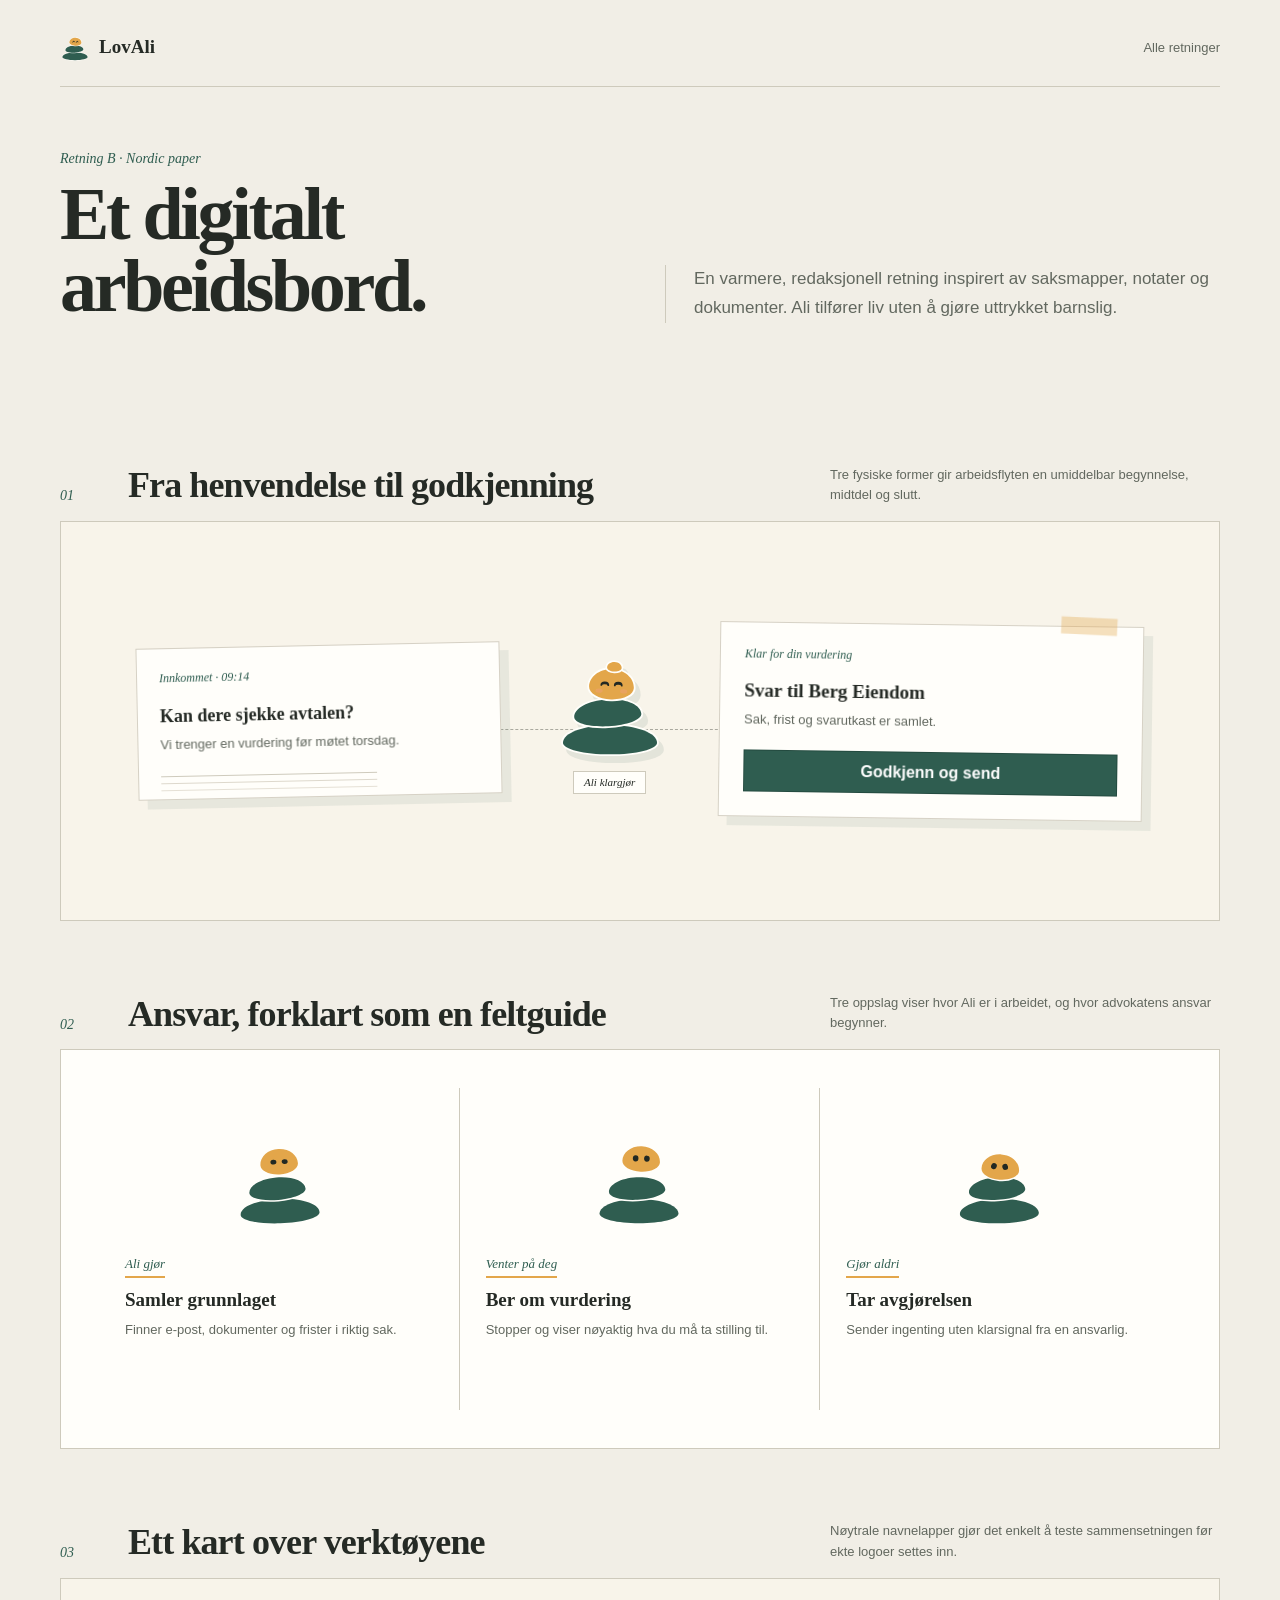
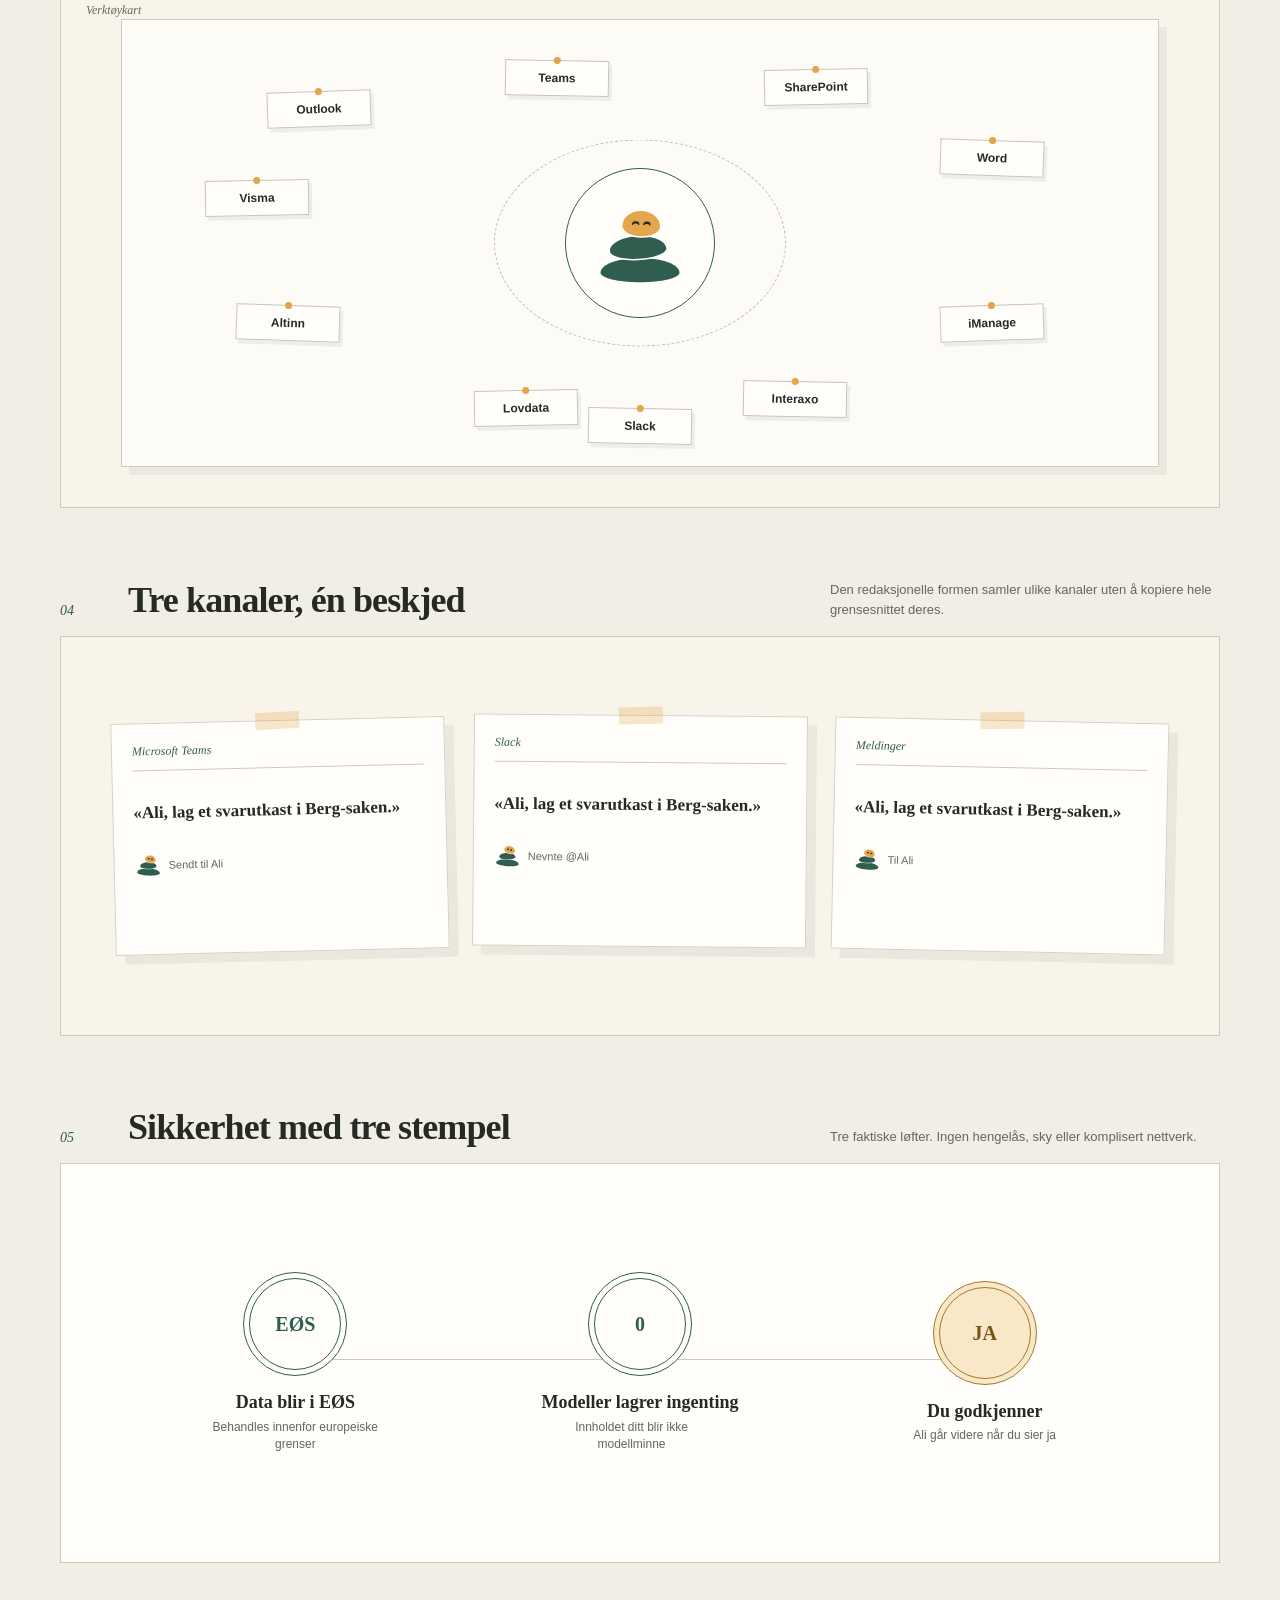
<file: brand/illustrations/direction-b.html>
<!doctype html>
<html lang="no">
<head>
  <meta charset="utf-8">
  <meta name="viewport" content="width=device-width, initial-scale=1">
  <title>LovAli illustrasjonsretning B: Nordic paper</title>
  <style>
    :root {
      --desk: #f1eee6;
      --paper: #fffefa;
      --paper-2: #f8f4ea;
      --ink: #252a25;
      --soft: #62685f;
      --hair: #cecabc;
      --pine: #2f5d50;
      --pine-dark: #234a3f;
      --pine-pale: #dfe8e1;
      --berry: #e3a64a;
      --berry-pale: #f8e8c7;
      --serif: Georgia, "Times New Roman", serif;
      --sans: "Schibsted Grotesk", Inter, -apple-system, BlinkMacSystemFont, "Segoe UI", sans-serif;
    }
    * { box-sizing: border-box; }
    html { color-scheme: light; }
    body { margin: 0; background: var(--desk); color: var(--ink); font-family: var(--sans); -webkit-font-smoothing: antialiased; }
    a { color: inherit; }
    button { font: inherit; }
    .page { width: min(1160px, calc(100% - 40px)); margin: 0 auto; padding: 32px 0 84px; }
    .topbar { display: flex; justify-content: space-between; align-items: center; padding-bottom: 24px; border-bottom: 1px solid var(--hair); }
    .brand { display: flex; align-items: center; gap: 9px; font-family: var(--serif); font-size: 19px; font-weight: 700; }
    .brand-mark, .brand-mark .ali { width: 30px; height: 30px; }
    .back { color: var(--soft); font-size: 13px; text-decoration: none; }
    .back:hover { color: var(--pine); }
    .intro { display: grid; grid-template-columns: 1fr 1fr; gap: 50px; align-items: end; padding: 64px 0 70px; }
    .folio, .number { color: var(--pine); font: italic 14px/1.2 var(--serif); }
    h1 { margin: 10px 0 0; font: 600 clamp(42px, 6.5vw, 74px)/.98 var(--serif); letter-spacing: -.045em; }
    .intro p { margin: 0; padding-left: 28px; border-left: 1px solid var(--hair); color: var(--soft); font-size: 17px; line-height: 1.7; }
    .study { margin-top: 72px; }
    .study-head { display: grid; grid-template-columns: 52px 1fr minmax(240px, 390px); gap: 16px; align-items: end; margin-bottom: 16px; }
    h2 { margin: 0; font: 600 clamp(26px, 3vw, 36px)/1.08 var(--serif); letter-spacing: -.025em; }
    .study-head p { margin: 0; color: var(--soft); font-size: 13px; line-height: 1.55; }
    .frame { position: relative; overflow: hidden; min-height: 400px; border: 1px solid var(--hair); background-color: var(--paper-2); background-image: radial-gradient(rgba(47,93,80,.09) .55px, transparent .55px); background-size: 6px 6px; }
    .sheet { background: var(--paper); border: 1px solid #d6d1c5; box-shadow: 9px 9px 0 rgba(47,93,80,.08); }

    /* 1. An orderly chain of three pieces of paper. */
    .hero-paper { display: grid; grid-template-columns: minmax(220px,.9fr) 150px minmax(260px,1.05fr); align-items: center; gap: 34px; padding: 62px clamp(26px,6vw,76px); }
    .hero-paper::after { content: ""; position: absolute; left: 16%; right: 14%; top: 52%; border-top: 1px dashed #aaa99f; }
    .letter { position: relative; z-index: 1; padding: 22px; transform: rotate(-1.2deg); animation: paper-in .7s cubic-bezier(.2,.8,.2,1) both; }
    .paper-label { color: var(--pine); font: italic 12px/1.2 var(--serif); }
    .letter strong { display: block; margin: 20px 0 7px; font: 600 18px/1.25 var(--serif); }
    .letter p, .decision p { margin: 0; color: var(--soft); font-size: 13px; line-height: 1.5; }
    .letter-rule { width: 68%; height: 1px; margin-top: 22px; background: var(--hair); box-shadow: 0 7px 0 #ddd8cc, 0 14px 0 #e5e0d5; }
    .ali-bridge { position: relative; z-index: 2; display: grid; justify-items: center; gap: 6px; }
    .ali-bridge .ali { width: 112px; height: 112px; filter: drop-shadow(5px 7px 0 rgba(47,93,80,.1)); }
    .ali-bridge span:last-child { padding: 4px 10px; border: 1px solid var(--hair); background: var(--paper); font: italic 11px/1.2 var(--serif); }
    .decision { position: relative; z-index: 1; padding: 24px; transform: rotate(.8deg); animation: paper-up .8s .18s cubic-bezier(.2,.8,.2,1) both; }
    .decision::before { content: ""; position: absolute; top: -1px; right: 26px; width: 56px; height: 17px; background: rgba(227,166,74,.35); transform: translateY(-50%) rotate(2deg); }
    .decision h3 { margin: 18px 0 7px; font: 600 19px/1.25 var(--serif); }
    .approve { width: 100%; margin-top: 20px; padding: 11px 14px; border: 1px solid var(--pine-dark); background: var(--pine); color: #fff; font-weight: 700; }

    /* 2. Three editorial panels, like a compact field guide. */
    .field-guide { display: grid; grid-template-columns: repeat(3,1fr); align-items: stretch; padding: 38px; background: var(--paper); }
    .field-card { position: relative; display: grid; grid-template-rows: 140px auto; padding: 26px; border-right: 1px solid var(--hair); }
    .field-card:last-child { border-right: 0; }
    .field-card [data-ali] { align-self: center; justify-self: center; }
    .field-card .ali { width: 94px; height: 94px; }
    .field-card:nth-child(1) .ali { transform: rotate(-2deg); }
    .field-card:nth-child(3) .ali { transform: rotate(2deg); }
    .field-word { display: inline-block; margin-bottom: 10px; padding-bottom: 4px; border-bottom: 2px solid var(--berry); color: var(--pine); font: italic 13px/1.2 var(--serif); }
    .field-card h3 { margin: 0 0 8px; font: 600 19px/1.25 var(--serif); }
    .field-card p { margin: 0; color: var(--soft); font-size: 13px; line-height: 1.5; }

    /* 3. A working sheet with pinned system names. */
    .tool-sheet { min-height: 530px; }
    .tool-sheet::before { content: "Verktøykart"; position: absolute; left: 25px; top: 25px; color: var(--soft); font: italic 12px/1 var(--serif); }
    .orbit { position: absolute; inset: 40px 60px; border: 1px solid var(--hair); background: rgba(255,254,250,.78); box-shadow: 8px 8px 0 rgba(47,93,80,.07); }
    .orbit::after { content: ""; position: absolute; left: 50%; top: 50%; width: 290px; height: 205px; transform: translate(-50%,-50%); border: 1px dashed #bbb9ae; border-radius: 50%; }
    .pin { position: absolute; z-index: 2; left: var(--x); top: var(--y); transform: translate(-50%,-50%) rotate(var(--r)); min-width: 104px; padding: 10px 12px; border: 1px solid #c8c4b9; background: var(--paper); font-size: 12px; font-weight: 650; text-align: center; box-shadow: 3px 4px 0 rgba(47,93,80,.08); }
    .pin::before { content: ""; position: absolute; left: 50%; top: -4px; width: 7px; height: 7px; border-radius: 50%; background: var(--berry); transform: translateX(-50%); }
    .pin:nth-child(1) { --x: 19%; --y: 20%; --r: -2deg; } .pin:nth-child(2) { --x: 42%; --y: 13%; --r: 1deg; }
    .pin:nth-child(3) { --x: 67%; --y: 15%; --r: -1deg; } .pin:nth-child(4) { --x: 84%; --y: 31%; --r: 2deg; }
    .pin:nth-child(5) { --x: 84%; --y: 68%; --r: -2deg; } .pin:nth-child(6) { --x: 65%; --y: 85%; --r: 1deg; }
    .pin:nth-child(7) { --x: 39%; --y: 87%; --r: -1deg; } .pin:nth-child(8) { --x: 16%; --y: 68%; --r: 2deg; }
    .pin:nth-child(9) { --x: 50%; --y: 91%; --r: 1deg; } .pin:nth-child(10) { --x: 13%; --y: 40%; --r: -1deg; }
    .orbit-ali { position: absolute; z-index: 3; left: 50%; top: 50%; display: grid; width: 150px; height: 150px; place-items: center; transform: translate(-50%,-50%); border: 1px solid var(--pine); border-radius: 50%; background: var(--paper); }
    .orbit-ali .ali { width: 94px; height: 94px; }

    /* 4. Three clipped conversation excerpts. */
    .channel-desk { display: grid; grid-template-columns: repeat(3,1fr); gap: 26px; align-items: center; padding: 52px; }
    .message-paper { position: relative; z-index: 1; min-height: 232px; padding: 20px; }
    .message-paper:nth-child(1) { transform: rotate(-1.4deg); }
    .message-paper:nth-child(2) { transform: translateY(-5px) rotate(.5deg); }
    .message-paper:nth-child(3) { transform: rotate(1.2deg); }
    .message-paper::before { content: ""; position: absolute; left: 50%; top: -9px; width: 44px; height: 17px; transform: translateX(-50%) rotate(-2deg); background: rgba(227,166,74,.28); }
    .channel-name { padding-bottom: 12px; border-bottom: 1px solid var(--hair); color: var(--pine); font: italic 12px/1.2 var(--serif); }
    .message-text { margin-top: 30px; font: 600 17px/1.45 var(--serif); }
    .address { display: flex; align-items: center; gap: 7px; margin-top: 24px; color: var(--soft); font-size: 11px; }
    .address .ali { width: 27px; height: 27px; }

    /* 5. Four visible elements: rule plus three seals. */
    .security-strip { display: grid; grid-template-columns: repeat(3,1fr); gap: 52px; align-items: center; padding: 76px clamp(36px,7vw,88px); background: var(--paper); }
    .security-rule { position: absolute; left: 17%; right: 17%; top: 49%; border-top: 1px solid var(--hair); }
    .seal { position: relative; z-index: 1; display: grid; justify-items: center; gap: 16px; text-align: center; }
    .seal-mark { display: grid; width: 104px; height: 104px; place-items: center; border: 1px solid var(--pine); border-radius: 50%; outline: 1px solid var(--pine); outline-offset: -7px; background: var(--paper); color: var(--pine); font: 600 20px/1 var(--serif); }
    .seal:last-child .seal-mark { border-color: #a47731; outline-color: #a47731; background: var(--berry-pale); color: #765416; }
    .seal strong { display: block; font: 600 18px/1.2 var(--serif); }
    .seal span { display: block; max-width: 180px; margin-top: 5px; color: var(--soft); font-size: 12px; line-height: 1.45; }

    .ali-pebble { transform-origin: 53px 21px; animation: set-stone 3.4s ease-in-out infinite; }
    .ali-eyes { transform-box: fill-box; transform-origin: center; animation: blink 6.2s infinite; }
    @keyframes paper-in { from { opacity: 0; transform: translate(-18px,5px) rotate(-3deg); } to { opacity: 1; transform: rotate(-1.2deg); } }
    @keyframes paper-up { from { opacity: 0; transform: translateY(14px) rotate(2deg); } to { opacity: 1; transform: rotate(.8deg); } }
    @keyframes set-stone { 0%, 18%, 100% { transform: translateY(-8px) rotate(-7deg); opacity: 0; } 32%, 80% { transform: none; opacity: 1; } }
    @keyframes blink { 0%, 95%, 100% { transform: scaleY(1); } 97% { transform: scaleY(.1); } }
    @media (prefers-reduced-motion: reduce) { *, *::before, *::after { animation: none !important; } .ali-pebble { opacity: 1; transform: none; } }
    @media (max-width: 820px) {
      .intro { grid-template-columns: 1fr; gap: 24px; }
      .study-head { grid-template-columns: 38px 1fr; }
      .study-head p { grid-column: 2; }
      .hero-paper { grid-template-columns: 1fr; gap: 24px; padding: 36px; }
      .hero-paper::after { top: 16%; bottom: 16%; left: 50%; right: auto; border-top: 0; border-left: 1px dashed #aaa99f; }
      .field-guide, .channel-desk, .security-strip { grid-template-columns: 1fr; }
      .field-card { grid-template-columns: 110px 1fr; grid-template-rows: auto; border-right: 0; border-bottom: 1px solid var(--hair); }
      .message-paper { min-height: 190px; }
      .security-rule { top: 17%; bottom: 17%; left: 50%; right: auto; border-top: 0; border-left: 1px solid var(--hair); }
      .tool-sheet { min-height: 500px; padding: 185px 22px 24px; }
      .orbit { inset: 25px 22px auto; height: 150px; }
      .orbit::after { display: none; }
      .orbit-ali { top: 82px; width: 112px; height: 112px; }
      .pin { position: relative; left: auto !important; top: auto !important; transform: rotate(var(--r)); }
      .tool-sheet .orbit { display: grid; grid-template-columns: repeat(2,1fr); gap: 10px; align-content: start; padding: 150px 18px 18px; height: 440px; }
    }
    @media (max-width: 520px) { .page { width: calc(100% - 24px); } .channel-desk, .field-guide { padding: 18px; } .field-card { grid-template-columns: 86px 1fr; padding: 20px 14px; } }
  </style>
</head>
<body>
  <main class="page">
    <header class="topbar"><div class="brand"><span data-ali data-mood="idle" class="brand-mark"></span><span>LovAli</span></div><a class="back" href="index.html">Alle retninger</a></header>
    <section class="intro"><div><div class="folio">Retning B · Nordic paper</div><h1>Et digitalt arbeidsbord.</h1></div><p>En varmere, redaksjonell retning inspirert av saksmapper, notater og dokumenter. Ali tilfører liv uten å gjøre uttrykket barnslig.</p></section>

    <section class="study">
      <div class="study-head"><span class="number">01</span><h2>Fra henvendelse til godkjenning</h2><p>Tre fysiske former gir arbeidsflyten en umiddelbar begynnelse, midtdel og slutt.</p></div>
      <div class="frame hero-paper" aria-label="E-post går via Ali til et dokument for godkjenning">
        <article class="letter sheet"><div class="paper-label">Innkommet · 09:14</div><strong>Kan dere sjekke avtalen?</strong><p>Vi trenger en vurdering før møtet torsdag.</p><div class="letter-rule"></div></article>
        <div class="ali-bridge"><span data-ali data-mood="proud"></span><span>Ali klargjør</span></div>
        <article class="decision sheet"><div class="paper-label">Klar for din vurdering</div><h3>Svar til Berg Eiendom</h3><p>Sak, frist og svarutkast er samlet.</p><button type="button" class="approve">Godkjenn og send</button></article>
      </div>
    </section>

    <section class="study">
      <div class="study-head"><span class="number">02</span><h2>Ansvar, forklart som en feltguide</h2><p>Tre oppslag viser hvor Ali er i arbeidet, og hvor advokatens ansvar begynner.</p></div>
      <div class="frame field-guide">
        <article class="field-card"><span data-ali data-mood="working"></span><div><span class="field-word">Ali gjør</span><h3>Samler grunnlaget</h3><p>Finner e-post, dokumenter og frister i riktig sak.</p></div></article>
        <article class="field-card"><span data-ali data-mood="waiting"></span><div><span class="field-word">Venter på deg</span><h3>Ber om vurdering</h3><p>Stopper og viser nøyaktig hva du må ta stilling til.</p></div></article>
        <article class="field-card"><span data-ali data-mood="concerned"></span><div><span class="field-word">Gjør aldri</span><h3>Tar avgjørelsen</h3><p>Sender ingenting uten klarsignal fra en ansvarlig.</p></div></article>
      </div>
    </section>

    <section class="study">
      <div class="study-head"><span class="number">03</span><h2>Ett kart over verktøyene</h2><p>Nøytrale navnelapper gjør det enkelt å teste sammensetningen før ekte logoer settes inn.</p></div>
      <div class="frame tool-sheet">
        <div class="orbit">
          <span class="pin">Outlook</span><span class="pin">Teams</span><span class="pin">SharePoint</span><span class="pin">Word</span><span class="pin">iManage</span><span class="pin">Interaxo</span><span class="pin">Lovdata</span><span class="pin">Altinn</span><span class="pin">Slack</span><span class="pin">Visma</span>
          <div class="orbit-ali"><span data-ali data-mood="happy"></span></div>
        </div>
      </div>
    </section>

    <section class="study">
      <div class="study-head"><span class="number">04</span><h2>Tre kanaler, én beskjed</h2><p>Den redaksjonelle formen samler ulike kanaler uten å kopiere hele grensesnittet deres.</p></div>
      <div class="frame channel-desk">
        <article class="message-paper sheet"><div class="channel-name">Microsoft Teams</div><div class="message-text">«Ali, lag et svarutkast i Berg-saken.»</div><div class="address"><span data-ali data-mood="listening"></span>Sendt til Ali</div></article>
        <article class="message-paper sheet"><div class="channel-name">Slack</div><div class="message-text">«Ali, lag et svarutkast i Berg-saken.»</div><div class="address"><span data-ali data-mood="listening"></span>Nevnte @Ali</div></article>
        <article class="message-paper sheet"><div class="channel-name">Meldinger</div><div class="message-text">«Ali, lag et svarutkast i Berg-saken.»</div><div class="address"><span data-ali data-mood="listening"></span>Til Ali</div></article>
      </div>
    </section>

    <section class="study">
      <div class="study-head"><span class="number">05</span><h2>Sikkerhet med tre stempel</h2><p>Tre faktiske løfter. Ingen hengelås, sky eller komplisert nettverk.</p></div>
      <div class="frame security-strip">
        <div class="security-rule"></div>
        <div class="seal"><div class="seal-mark">EØS</div><div><strong>Data blir i EØS</strong><span>Behandles innenfor europeiske grenser</span></div></div>
        <div class="seal"><div class="seal-mark">0</div><div><strong>Modeller lagrer ingenting</strong><span>Innholdet ditt blir ikke modellminne</span></div></div>
        <div class="seal"><div class="seal-mark">JA</div><div><strong>Du godkjenner</strong><span>Ali går videre når du sier ja</span></div></div>
      </div>
    </section>
  </main>

  <script>
    (() => {
      const stone = (cx, by, w, h) => { const t=h*.6,b=h*.4,l=cx-w/2,r=cx+w/2,my=by-b,k=.56; return `M${l},${my}C${l},${my-t*k} ${cx-(w/2)*k},${my-t} ${cx},${my-t}C${cx+(w/2)*k},${my-t} ${r},${my-t*k} ${r},${my}C${r},${my+b*k} ${cx+(w/2)*k},${by} ${cx},${by}C${cx-(w/2)*k},${by} ${l},${my+b*k} ${l},${my}Z`; };
      const eyes={arc:{ew:3.1,eby:1.4,eth:3,ebh:-1.9},open:{ew:2.2,eby:0,eth:3,ebh:3},focus:{ew:2.4,eby:.4,eth:1.9,ebh:2.4}};
      const eye=(x,y,p)=>{const yl=y+p.eby,l=x-p.ew,r=x+p.ew,f=n=>n.toFixed(2);return `M${f(l)},${f(yl)}C${f(l)},${f(yl-p.eth*1.1)} ${f(r)},${f(yl-p.eth*1.1)} ${f(r)},${f(yl)}C${f(r)},${f(yl+p.ebh*1.1)} ${f(l)},${f(yl+p.ebh*1.1)} ${f(l)},${f(yl)}Z`;};
      const poses={idle:{e:"arc"},happy:{e:"arc",blush:1,hy:-1},proud:{e:"arc",blush:1,pebble:1,hy:-1},working:{e:"focus",hy:-4,hr:-3},waiting:{e:"open",hy:-7,hx:1},concerned:{e:"open",hy:1.6,hr:3,lean:-3,worry:1},listening:{e:"open",hx:2,hr:6,lean:4}};
      const labels={idle:"rolig",happy:"glad",proud:"stolt",working:"jobber",waiting:"venter",concerned:"bekymret",listening:"lytter"};
      const ali=mood=>{const p=poses[mood]||poses.idle,e=eyes[p.e],lx=p.worry?-1:0,lt=p.worry?20:0,rt=p.worry?-20:0;return `<svg class="ali" viewBox="0 0 100 100" role="img" aria-label="Ali er ${labels[mood]||"rolig"}"><g transform="rotate(${p.lean||0} 50 94)"><path d="${stone(50,94,84,26)}" fill="#2f5d50" stroke="#fffefa" stroke-width="3.2" paint-order="stroke"/><path d="${stone(48,69,60,24)}" fill="#2f5d50" stroke="#fffefa" stroke-width="3.2" paint-order="stroke" transform="rotate(-3 48 59)"/><g transform="translate(${p.hx||0} ${p.hy||0}) rotate(${2+(p.hr||0)} 51 44)"><path d="${stone(51,46,40,27)}" fill="#e3a64a" stroke="#fffefa" stroke-width="3.2" paint-order="stroke"/>${p.blush?'<g fill="#f2a07c" opacity=".45"><ellipse cx="40" cy="38.5" rx="3.2" ry="1.9"/><ellipse cx="62" cy="38.5" rx="3.2" ry="1.9"/></g>':''}<g class="ali-eyes" fill="#222923" stroke="#222923" stroke-width="1.6" stroke-linejoin="round" stroke-linecap="round"><path d="${eye(45+lx,32,e)}" transform="rotate(${lt} ${45+lx} 32)"/><path d="${eye(57+lx,32,e)}" transform="rotate(${rt} ${57+lx} 32)"/></g>${p.pebble?`<path class="ali-pebble" d="${stone(53,21,13,8.5)}" fill="#e3a64a" stroke="#fffefa" stroke-width="3.2" paint-order="stroke"/>`:''}</g></g></svg>`;};
      document.querySelectorAll("[data-ali]").forEach(node=>{node.innerHTML=ali(node.dataset.mood||"idle");});
    })();
  </script>
</body>
</html>
</file>
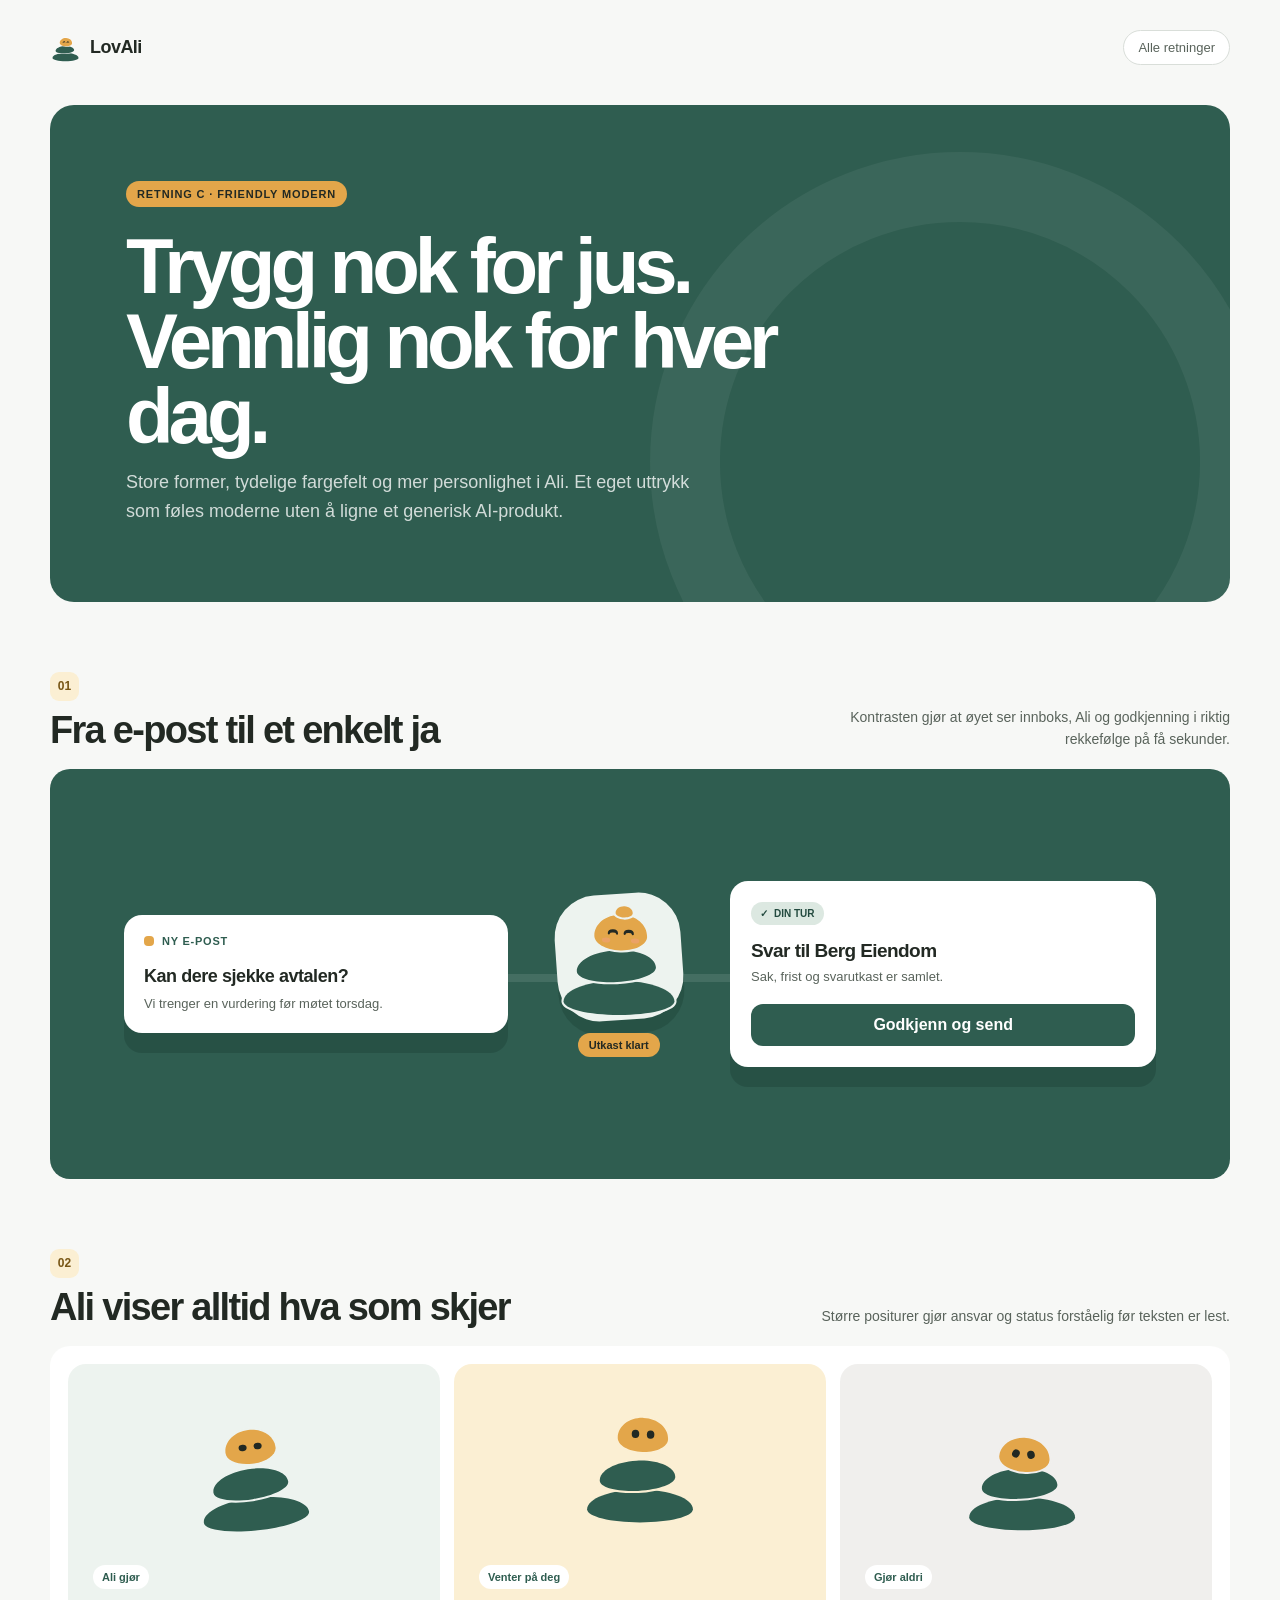
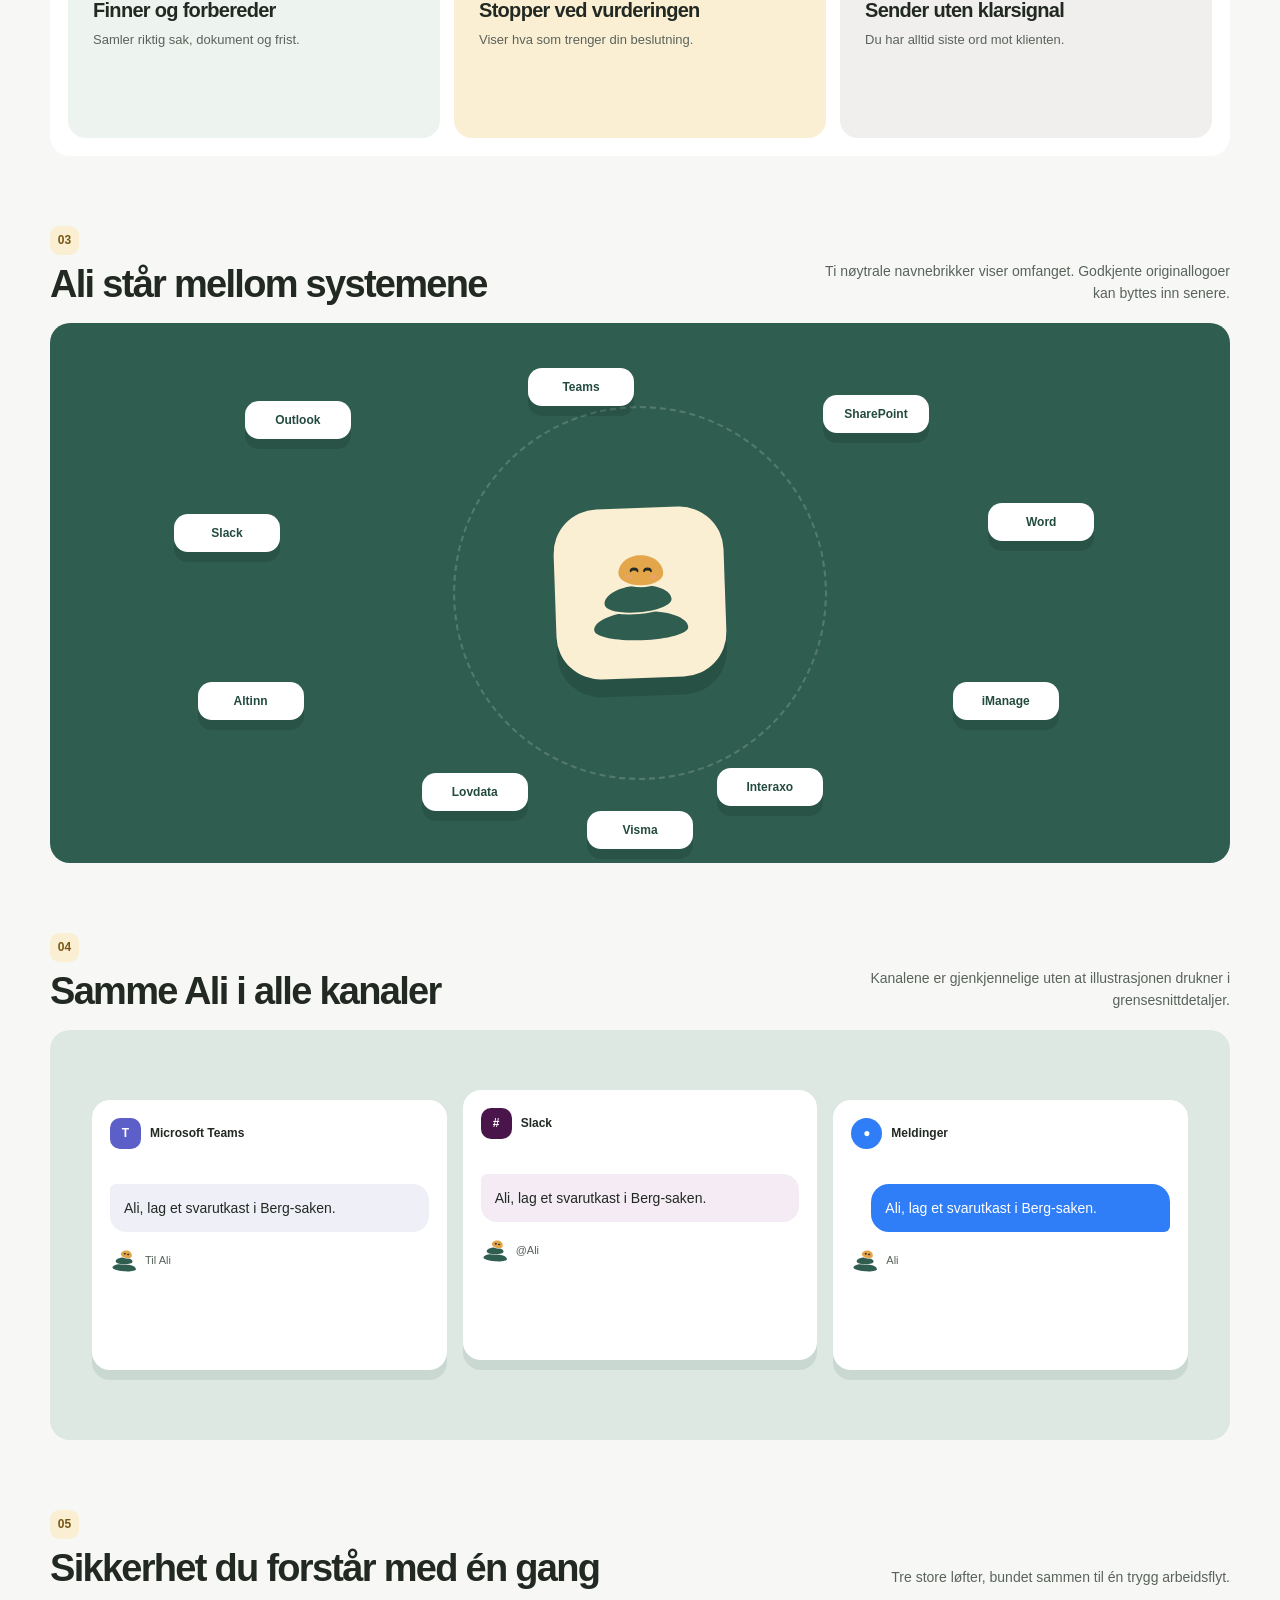
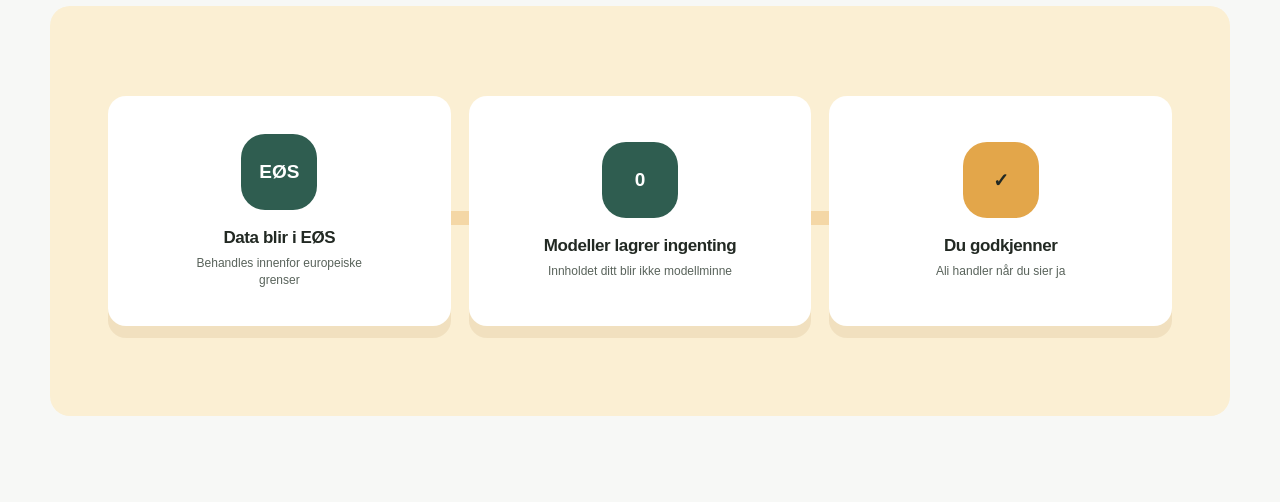
<file: brand/illustrations/direction-c.html>
<!doctype html>
<html lang="no">
<head>
  <meta charset="utf-8">
  <meta name="viewport" content="width=device-width, initial-scale=1">
  <title>LovAli illustrasjonsretning C: Friendly modern</title>
  <style>
    :root {
      --bg: #f7f8f6;
      --white: #ffffff;
      --ink: #222923;
      --soft: #59635b;
      --line: #d9ded9;
      --pine: #2f5d50;
      --pine-dark: #234a3f;
      --pine-light: #dce8e1;
      --pine-mist: #edf3ef;
      --berry: #e3a64a;
      --berry-soft: #fbefd3;
      --coral: #f2a07c;
      --blue: #dfe9f3;
      --sans: "Schibsted Grotesk", Inter, -apple-system, BlinkMacSystemFont, "Segoe UI", sans-serif;
    }
    * { box-sizing: border-box; }
    html { color-scheme: light; }
    body { margin: 0; background: var(--bg); color: var(--ink); font-family: var(--sans); -webkit-font-smoothing: antialiased; }
    a { color: inherit; }
    button { font: inherit; }
    .page { width: min(1180px, calc(100% - 40px)); margin: 0 auto; padding: 30px 0 86px; }
    .topbar { display: flex; align-items: center; justify-content: space-between; margin-bottom: 40px; }
    .brand { display: flex; align-items: center; gap: 9px; font-size: 18px; font-weight: 820; letter-spacing: -.03em; }
    .brand-mark, .brand-mark .ali { width: 31px; height: 31px; }
    .back { padding: 9px 14px; border: 1px solid var(--line); border-radius: 999px; background: var(--white); color: var(--soft); font-size: 13px; text-decoration: none; }
    .back:hover { border-color: var(--pine); color: var(--pine); }
    .intro { position: relative; overflow: hidden; min-height: 390px; padding: clamp(38px,7vw,76px); border-radius: 24px; background: var(--pine); color: #fff; }
    .intro::before { content: ""; position: absolute; right: -40px; bottom: -170px; width: 480px; height: 480px; border: 70px solid rgba(255,255,255,.055); border-radius: 50%; }
    .intro-copy { position: relative; z-index: 1; max-width: 720px; }
    .eyebrow { display: inline-flex; padding: 7px 11px; border-radius: 999px; background: var(--berry); color: var(--ink); font-size: 11px; font-weight: 820; letter-spacing: .08em; text-transform: uppercase; }
    h1 { max-width: 700px; margin: 22px 0 14px; font-size: clamp(42px,7vw,78px); line-height: .96; letter-spacing: -.065em; }
    .intro p { max-width: 600px; margin: 0; color: rgba(255,255,255,.78); font-size: 18px; line-height: 1.62; }
    .study { margin-top: 70px; }
    .study-head { display: flex; justify-content: space-between; align-items: end; gap: 28px; margin-bottom: 18px; }
    .number { display: inline-grid; width: 29px; height: 29px; place-items: center; margin-bottom: 10px; border-radius: 9px; background: var(--berry-soft); color: #785615; font-size: 12px; font-weight: 820; }
    h2 { margin: 0; font-size: clamp(27px,3.2vw,38px); line-height: 1.05; letter-spacing: -.045em; }
    .study-head p { max-width: 420px; margin: 0; color: var(--soft); font-size: 14px; line-height: 1.55; text-align: right; }
    .frame { position: relative; overflow: hidden; min-height: 410px; border-radius: 20px; background: var(--white); }

    /* 1. A bold, instantly legible product vignette. */
    .hero-pop { display: grid; grid-template-columns: minmax(230px,.9fr) 170px minmax(280px,1fr); align-items: center; gap: 26px; padding: 62px clamp(28px,6vw,74px); background: var(--pine); }
    .hero-pop::before { content: ""; position: absolute; left: 11%; right: 11%; top: 50%; height: 8px; border-radius: 999px; background: rgba(255,255,255,.1); }
    .incoming, .approval { position: relative; z-index: 2; border-radius: 18px; background: #fff; box-shadow: 0 20px 0 rgba(24,55,46,.3); }
    .incoming { padding: 20px; animation: bounce-in .72s cubic-bezier(.2,.9,.3,1.2) both; }
    .incoming-top { display: flex; align-items: center; gap: 8px; color: var(--pine); font-size: 11px; font-weight: 820; letter-spacing: .07em; text-transform: uppercase; }
    .incoming-top::before { content: ""; width: 10px; height: 10px; border-radius: 4px; background: var(--berry); }
    .incoming h3 { margin: 18px 0 7px; font-size: 18px; line-height: 1.25; letter-spacing: -.025em; }
    .incoming p { margin: 0; color: var(--soft); font-size: 13px; line-height: 1.45; }
    .hero-ali { --ali-gap: var(--pine-mist); position: relative; z-index: 3; display: grid; justify-items: center; gap: 6px; color: #fff; }
    .hero-ali::before { content: ""; position: absolute; top: 3px; width: 126px; height: 126px; border-radius: 42px; background: var(--pine-mist); transform: rotate(-4deg); box-shadow: 0 14px 0 rgba(24,55,46,.28); }
    .hero-ali .ali { position: relative; z-index: 1; width: 132px; height: 132px; }
    .hero-ali-label { position: relative; z-index: 1; padding: 6px 11px; border-radius: 999px; background: var(--berry); color: var(--ink); font-size: 11px; font-weight: 820; }
    .approval { padding: 21px; animation: pop-up .8s .16s cubic-bezier(.2,.9,.3,1.1) both; }
    .ready { display: inline-flex; align-items: center; gap: 6px; padding: 6px 9px; border-radius: 999px; background: var(--pine-light); color: var(--pine-dark); font-size: 10px; font-weight: 820; text-transform: uppercase; }
    .ready::before { content: "✓"; }
    .approval h3 { margin: 15px 0 6px; font-size: 19px; letter-spacing: -.03em; }
    .approval p { margin: 0 0 17px; color: var(--soft); font-size: 13px; line-height: 1.45; }
    .approve { width: 100%; padding: 12px 14px; border: 0; border-radius: 12px; background: var(--pine); color: #fff; font-weight: 800; }

    /* 2. Big mood-led roles. */
    .role-world { display: grid; grid-template-columns: repeat(3,1fr); gap: 14px; padding: 18px; background: var(--white); }
    .mood-card { position: relative; overflow: hidden; min-height: 360px; padding: 25px; border-radius: 18px; background: var(--pine-mist); }
    .mood-card:nth-child(2) { background: var(--berry-soft); }
    .mood-card:nth-child(3) { background: #f0efed; }
    .mood-ali { --ali-gap: var(--pine-mist); display: grid; height: 176px; place-items: center; }
    .mood-card:nth-child(2) .mood-ali { --ali-gap: var(--berry-soft); }
    .mood-card:nth-child(3) .mood-ali { --ali-gap: #f0efed; }
    .mood-ali .ali { width: 126px; height: 126px; }
    .mood-card:nth-child(1) .ali { transform: rotate(-4deg); }
    .mood-card:nth-child(2) .ali { transform: translateY(-8px); }
    .mood-card:nth-child(3) .ali { transform: rotate(4deg); }
    .mood-label { display: inline-flex; margin-bottom: 10px; padding: 6px 9px; border-radius: 999px; background: var(--white); color: var(--pine); font-size: 11px; font-weight: 820; }
    .mood-card h3 { margin: 0 0 8px; font-size: 20px; letter-spacing: -.035em; }
    .mood-card p { margin: 0; color: var(--soft); font-size: 13px; line-height: 1.48; }

    /* 3. Ali as the energetic hub. */
    .fun-network { min-height: 540px; background: var(--pine); }
    .fun-network::before { content: ""; position: absolute; left: 50%; top: 50%; width: 370px; height: 370px; transform: translate(-50%,-50%); border: 2px dashed rgba(255,255,255,.18); border-radius: 50%; }
    .logo-tile { position: absolute; z-index: 2; left: var(--x); top: var(--y); transform: translate(-50%,-50%); min-width: 106px; padding: 12px 14px; border-radius: 14px; background: #fff; color: var(--pine-dark); font-size: 12px; font-weight: 780; text-align: center; box-shadow: 0 10px 0 rgba(24,55,46,.25); }
    .logo-tile:nth-child(1) { --x: 21%; --y: 18%; } .logo-tile:nth-child(2) { --x: 45%; --y: 12%; }
    .logo-tile:nth-child(3) { --x: 70%; --y: 17%; } .logo-tile:nth-child(4) { --x: 84%; --y: 37%; }
    .logo-tile:nth-child(5) { --x: 81%; --y: 70%; } .logo-tile:nth-child(6) { --x: 61%; --y: 86%; }
    .logo-tile:nth-child(7) { --x: 36%; --y: 87%; } .logo-tile:nth-child(8) { --x: 17%; --y: 70%; }
    .logo-tile:nth-child(9) { --x: 15%; --y: 39%; } .logo-tile:nth-child(10) { --x: 50%; --y: 94%; }
    .hub { --ali-gap: var(--berry-soft); position: absolute; z-index: 3; left: 50%; top: 50%; display: grid; width: 170px; height: 170px; place-items: center; transform: translate(-50%,-50%) rotate(-2deg); border-radius: 44px; background: var(--berry-soft); box-shadow: 0 18px 0 rgba(24,55,46,.3); }
    .hub .ali { width: 112px; height: 112px; }

    /* 4. Chunky, recognizable chat surfaces. */
    .channel-world { display: grid; grid-template-columns: repeat(3,1fr); gap: 16px; align-items: center; padding: 42px; background: var(--pine-light); }
    .chat { min-height: 270px; padding: 18px; border-radius: 18px; background: var(--white); box-shadow: 0 10px 0 rgba(47,93,80,.11); }
    .chat:nth-child(2) { transform: translateY(-10px); }
    .chat-top { display: flex; align-items: center; gap: 9px; font-size: 12px; font-weight: 780; }
    .app-dot { display: grid; width: 31px; height: 31px; place-items: center; border-radius: 10px; background: #5b5fc7; color: #fff; font-size: 12px; font-weight: 850; }
    .slack .app-dot { background: #4a154b; } .imessage .app-dot { border-radius: 50%; background: #2f7ef7; }
    .chat-bubble { margin-top: 35px; padding: 14px; border-radius: 6px 16px 16px 16px; background: #efeff8; font-size: 14px; line-height: 1.46; }
    .slack .chat-bubble { background: #f4ebf4; }
    .imessage .chat-bubble { margin-left: 20px; border-radius: 18px 18px 6px 18px; background: #2f7ef7; color: #fff; }
    .to-ali { display: flex; align-items: center; gap: 7px; margin-top: 13px; color: var(--soft); font-size: 11px; }
    .to-ali .ali { width: 28px; height: 28px; }

    /* 5. Four elements: one confident rail, three promises. */
    .security-world { display: grid; grid-template-columns: repeat(3,1fr); gap: 18px; align-items: center; padding: 58px; background: var(--berry-soft); }
    .promise-rail { position: absolute; left: 14%; right: 14%; top: 50%; height: 14px; border-radius: 999px; background: rgba(227,166,74,.32); }
    .promise { position: relative; z-index: 1; display: grid; min-height: 230px; align-content: center; justify-items: center; padding: 25px; border-radius: 18px; background: #fff; text-align: center; box-shadow: 0 12px 0 rgba(164,119,49,.12); }
    .promise-icon { display: grid; width: 76px; height: 76px; place-items: center; margin-bottom: 18px; border-radius: 24px; background: var(--pine); color: #fff; font-size: 19px; font-weight: 850; }
    .promise:last-child .promise-icon { background: var(--berry); color: var(--ink); }
    .promise strong { font-size: 17px; letter-spacing: -.025em; }
    .promise span { max-width: 185px; margin-top: 7px; color: var(--soft); font-size: 12px; line-height: 1.45; }

    .ali-pebble { transform-origin: 53px 21px; animation: pebble-pop 3s cubic-bezier(.2,.8,.2,1) infinite; }
    .ali-eyes { transform-box: fill-box; transform-origin: center; animation: blink 5.5s infinite; }
    @keyframes bounce-in { from { opacity: 0; transform: translateX(-28px) rotate(-4deg); } to { opacity: 1; transform: none; } }
    @keyframes pop-up { from { opacity: 0; transform: translateY(18px) scale(.97); } to { opacity: 1; transform: none; } }
    @keyframes pebble-pop { 0%, 18%, 100% { transform: translateY(-12px) rotate(-10deg); opacity: 0; } 34%, 82% { transform: none; opacity: 1; } }
    @keyframes blink { 0%, 94%, 100% { transform: scaleY(1); } 96% { transform: scaleY(.1); } }
    @media (prefers-reduced-motion: reduce) { *, *::before, *::after { animation: none !important; } .ali-pebble { opacity: 1; transform: none; } }
    @media (max-width: 820px) {
      .study-head { flex-direction: column; align-items: flex-start; gap: 10px; }
      .study-head p { text-align: left; }
      .hero-pop { grid-template-columns: 1fr; gap: 27px; padding: 38px; }
      .hero-pop::before { left: 50%; right: auto; top: 12%; bottom: 12%; width: 8px; height: auto; }
      .role-world, .channel-world, .security-world { grid-template-columns: 1fr; }
      .mood-card { display: grid; grid-template-columns: 150px 1fr; min-height: 220px; align-items: center; }
      .mood-ali { height: auto; }
      .chat:nth-child(2) { transform: none; }
      .promise-rail { top: 12%; bottom: 12%; left: 50%; right: auto; width: 14px; height: auto; }
      .fun-network { min-height: 690px; display: grid; grid-template-columns: repeat(2,1fr); gap: 11px; align-content: end; padding: 250px 25px 30px; }
      .fun-network::before { display: none; }
      .logo-tile { position: relative; left: auto !important; top: auto !important; transform: none; min-width: 0; }
      .hub { top: 20%; }
    }
    @media (max-width: 520px) {
      .page { width: calc(100% - 24px); }
      .intro { min-height: 430px; padding: 36px 26px; }
      .role-world, .channel-world { padding: 12px; }
      .mood-card { grid-template-columns: 105px 1fr; padding: 18px; }
      .mood-ali .ali { width: 95px; height: 95px; }
      .security-world { padding: 28px 18px; }
    }
  </style>
</head>
<body>
  <main class="page">
    <header class="topbar"><div class="brand"><span data-ali data-mood="idle" class="brand-mark"></span><span>LovAli</span></div><a class="back" href="index.html">Alle retninger</a></header>
    <section class="intro"><div class="intro-copy"><span class="eyebrow">Retning C · Friendly modern</span><h1>Trygg nok for jus. Vennlig nok for hver dag.</h1><p>Store former, tydelige fargefelt og mer personlighet i Ali. Et eget uttrykk som føles moderne uten å ligne et generisk AI-produkt.</p></div></section>

    <section class="study">
      <div class="study-head"><div><span class="number">01</span><h2>Fra e-post til et enkelt ja</h2></div><p>Kontrasten gjør at øyet ser innboks, Ali og godkjenning i riktig rekkefølge på få sekunder.</p></div>
      <div class="frame hero-pop" aria-label="E-post blir behandlet av Ali og gjort klar til godkjenning">
        <article class="incoming"><div class="incoming-top">Ny e-post</div><h3>Kan dere sjekke avtalen?</h3><p>Vi trenger en vurdering før møtet torsdag.</p></article>
        <div class="hero-ali"><span data-ali data-mood="proud"></span><span class="hero-ali-label">Utkast klart</span></div>
        <article class="approval"><span class="ready">Din tur</span><h3>Svar til Berg Eiendom</h3><p>Sak, frist og svarutkast er samlet.</p><button type="button" class="approve">Godkjenn og send</button></article>
      </div>
    </section>

    <section class="study">
      <div class="study-head"><div><span class="number">02</span><h2>Ali viser alltid hva som skjer</h2></div><p>Større positurer gjør ansvar og status forståelig før teksten er lest.</p></div>
      <div class="frame role-world">
        <article class="mood-card"><div class="mood-ali"><span data-ali data-mood="working"></span></div><div><span class="mood-label">Ali gjør</span><h3>Finner og forbereder</h3><p>Samler riktig sak, dokument og frist.</p></div></article>
        <article class="mood-card"><div class="mood-ali"><span data-ali data-mood="waiting"></span></div><div><span class="mood-label">Venter på deg</span><h3>Stopper ved vurderingen</h3><p>Viser hva som trenger din beslutning.</p></div></article>
        <article class="mood-card"><div class="mood-ali"><span data-ali data-mood="concerned"></span></div><div><span class="mood-label">Gjør aldri</span><h3>Sender uten klarsignal</h3><p>Du har alltid siste ord mot klienten.</p></div></article>
      </div>
    </section>

    <section class="study">
      <div class="study-head"><div><span class="number">03</span><h2>Ali står mellom systemene</h2></div><p>Ti nøytrale navnebrikker viser omfanget. Godkjente originallogoer kan byttes inn senere.</p></div>
      <div class="frame fun-network" aria-label="Ali koblet til ti verktøy">
        <span class="logo-tile">Outlook</span><span class="logo-tile">Teams</span><span class="logo-tile">SharePoint</span><span class="logo-tile">Word</span><span class="logo-tile">iManage</span><span class="logo-tile">Interaxo</span><span class="logo-tile">Lovdata</span><span class="logo-tile">Altinn</span><span class="logo-tile">Slack</span><span class="logo-tile">Visma</span>
        <div class="hub"><span data-ali data-mood="happy"></span></div>
      </div>
    </section>

    <section class="study">
      <div class="study-head"><div><span class="number">04</span><h2>Samme Ali i alle kanaler</h2></div><p>Kanalene er gjenkjennelige uten at illustrasjonen drukner i grensesnittdetaljer.</p></div>
      <div class="frame channel-world">
        <article class="chat teams"><div class="chat-top"><span class="app-dot">T</span>Microsoft Teams</div><div class="chat-bubble">Ali, lag et svarutkast i Berg-saken.</div><div class="to-ali"><span data-ali data-mood="listening"></span>Til Ali</div></article>
        <article class="chat slack"><div class="chat-top"><span class="app-dot">#</span>Slack</div><div class="chat-bubble">Ali, lag et svarutkast i Berg-saken.</div><div class="to-ali"><span data-ali data-mood="listening"></span>@Ali</div></article>
        <article class="chat imessage"><div class="chat-top"><span class="app-dot">●</span>Meldinger</div><div class="chat-bubble">Ali, lag et svarutkast i Berg-saken.</div><div class="to-ali"><span data-ali data-mood="listening"></span>Ali</div></article>
      </div>
    </section>

    <section class="study">
      <div class="study-head"><div><span class="number">05</span><h2>Sikkerhet du forstår med én gang</h2></div><p>Tre store løfter, bundet sammen til én trygg arbeidsflyt.</p></div>
      <div class="frame security-world">
        <div class="promise-rail"></div>
        <div class="promise"><div class="promise-icon">EØS</div><strong>Data blir i EØS</strong><span>Behandles innenfor europeiske grenser</span></div>
        <div class="promise"><div class="promise-icon">0</div><strong>Modeller lagrer ingenting</strong><span>Innholdet ditt blir ikke modellminne</span></div>
        <div class="promise"><div class="promise-icon">✓</div><strong>Du godkjenner</strong><span>Ali handler når du sier ja</span></div>
      </div>
    </section>
  </main>

  <script>
    (() => {
      const stone=(cx,by,w,h)=>{const t=h*.6,b=h*.4,l=cx-w/2,r=cx+w/2,my=by-b,k=.56;return `M${l},${my}C${l},${my-t*k} ${cx-(w/2)*k},${my-t} ${cx},${my-t}C${cx+(w/2)*k},${my-t} ${r},${my-t*k} ${r},${my}C${r},${my+b*k} ${cx+(w/2)*k},${by} ${cx},${by}C${cx-(w/2)*k},${by} ${l},${my+b*k} ${l},${my}Z`;};
      const eyes={arc:{ew:3.1,eby:1.4,eth:3,ebh:-1.9},open:{ew:2.2,eby:0,eth:3,ebh:3},focus:{ew:2.4,eby:.4,eth:1.9,ebh:2.4}};
      const eye=(x,y,p)=>{const yl=y+p.eby,l=x-p.ew,r=x+p.ew,f=n=>n.toFixed(2);return `M${f(l)},${f(yl)}C${f(l)},${f(yl-p.eth*1.1)} ${f(r)},${f(yl-p.eth*1.1)} ${f(r)},${f(yl)}C${f(r)},${f(yl+p.ebh*1.1)} ${f(l)},${f(yl+p.ebh*1.1)} ${f(l)},${f(yl)}Z`;};
      const poses={idle:{e:"arc"},happy:{e:"arc",blush:1,hy:-1},proud:{e:"arc",blush:1,pebble:1,hy:-1},working:{e:"focus",hy:-5,hr:-3,lean:-2},waiting:{e:"open",hy:-8,hx:1},concerned:{e:"open",hy:1.6,hr:3,lean:-4,worry:1},listening:{e:"open",hx:2,hr:6,lean:4}};
      const labels={idle:"rolig",happy:"glad",proud:"stolt",working:"jobber",waiting:"venter",concerned:"bekymret",listening:"lytter"};
      const ali=mood=>{const p=poses[mood]||poses.idle,e=eyes[p.e],lx=p.worry?-1:0,lt=p.worry?20:0,rt=p.worry?-20:0;return `<svg class="ali" viewBox="0 0 100 100" role="img" aria-label="Ali er ${labels[mood]||"rolig"}"><g transform="rotate(${p.lean||0} 50 94)"><path d="${stone(50,94,84,26)}" fill="#2f5d50" stroke="var(--ali-gap,#fff)" stroke-width="3.2" paint-order="stroke"/><path d="${stone(48,69,60,24)}" fill="#2f5d50" stroke="var(--ali-gap,#fff)" stroke-width="3.2" paint-order="stroke" transform="rotate(-3 48 59)"/><g transform="translate(${p.hx||0} ${p.hy||0}) rotate(${2+(p.hr||0)} 51 44)"><path d="${stone(51,46,40,27)}" fill="#e3a64a" stroke="var(--ali-gap,#fff)" stroke-width="3.2" paint-order="stroke"/>${p.blush?'<g fill="#f2a07c" opacity=".55"><ellipse cx="40" cy="38.5" rx="3.2" ry="1.9"/><ellipse cx="62" cy="38.5" rx="3.2" ry="1.9"/></g>':''}<g class="ali-eyes" fill="#222923" stroke="#222923" stroke-width="1.6" stroke-linejoin="round" stroke-linecap="round"><path d="${eye(45+lx,32,e)}" transform="rotate(${lt} ${45+lx} 32)"/><path d="${eye(57+lx,32,e)}" transform="rotate(${rt} ${57+lx} 32)"/></g>${p.pebble?`<path class="ali-pebble" d="${stone(53,21,13,8.5)}" fill="#e3a64a" stroke="var(--ali-gap,#fff)" stroke-width="3.2" paint-order="stroke"/>`:''}</g></g></svg>`;};
      document.querySelectorAll("[data-ali]").forEach(node=>{node.innerHTML=ali(node.dataset.mood||"idle");});
    })();
  </script>
</body>
</html>
</file>
